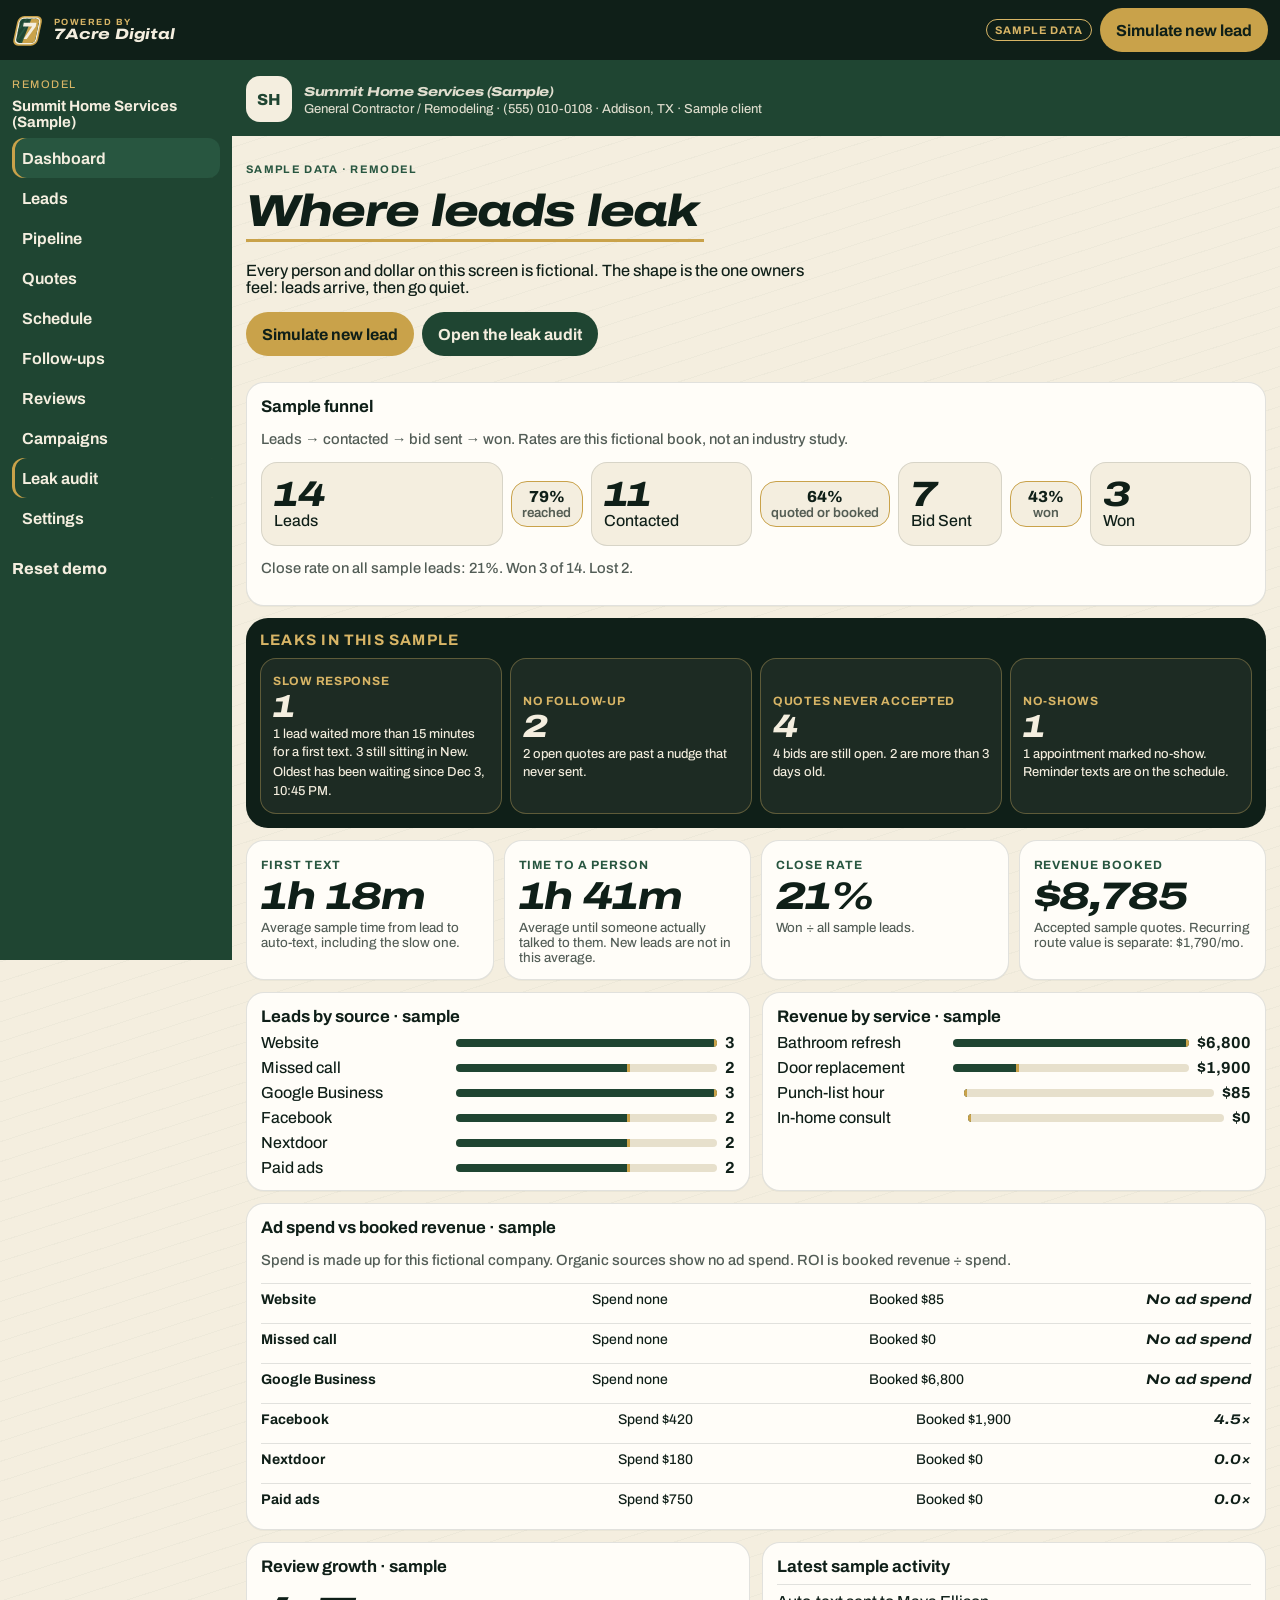
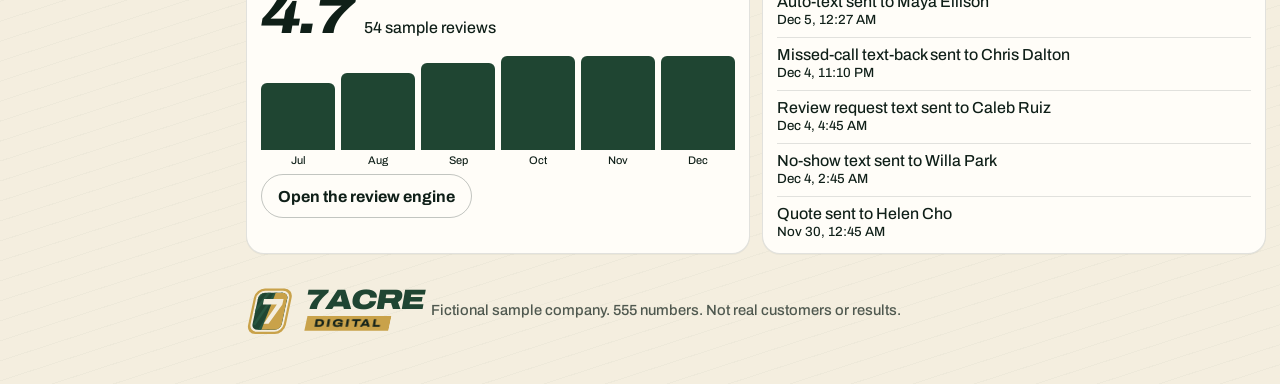
<file: crm/index.html>
<!doctype html>
<html lang="en">
  <head>
    <meta charset="UTF-8" />
    <link rel="icon" type="image/svg+xml" href="./favicon.svg" />
    <meta name="viewport" content="width=device-width, initial-scale=1, viewport-fit=cover" />
    <meta name="theme-color" content="#0F1F18" />
    <meta
      name="description"
      content="Sample lead system for local service businesses. Powered by 7Acre Digital. All people and numbers are fictional."
    />
    <title>Lead system · Sample · 7Acre Digital</title>
    <script type="module" crossorigin src="./assets/index-BKCC56_F.js"></script>
    <link rel="stylesheet" crossorigin href="./assets/index-Bsp8oVPN.css">
  </head>
  <body>
    <div id="root"></div>
    <noscript>This demo needs JavaScript. It still runs as a static site with no server.</noscript>
  </body>
</html>
</file>
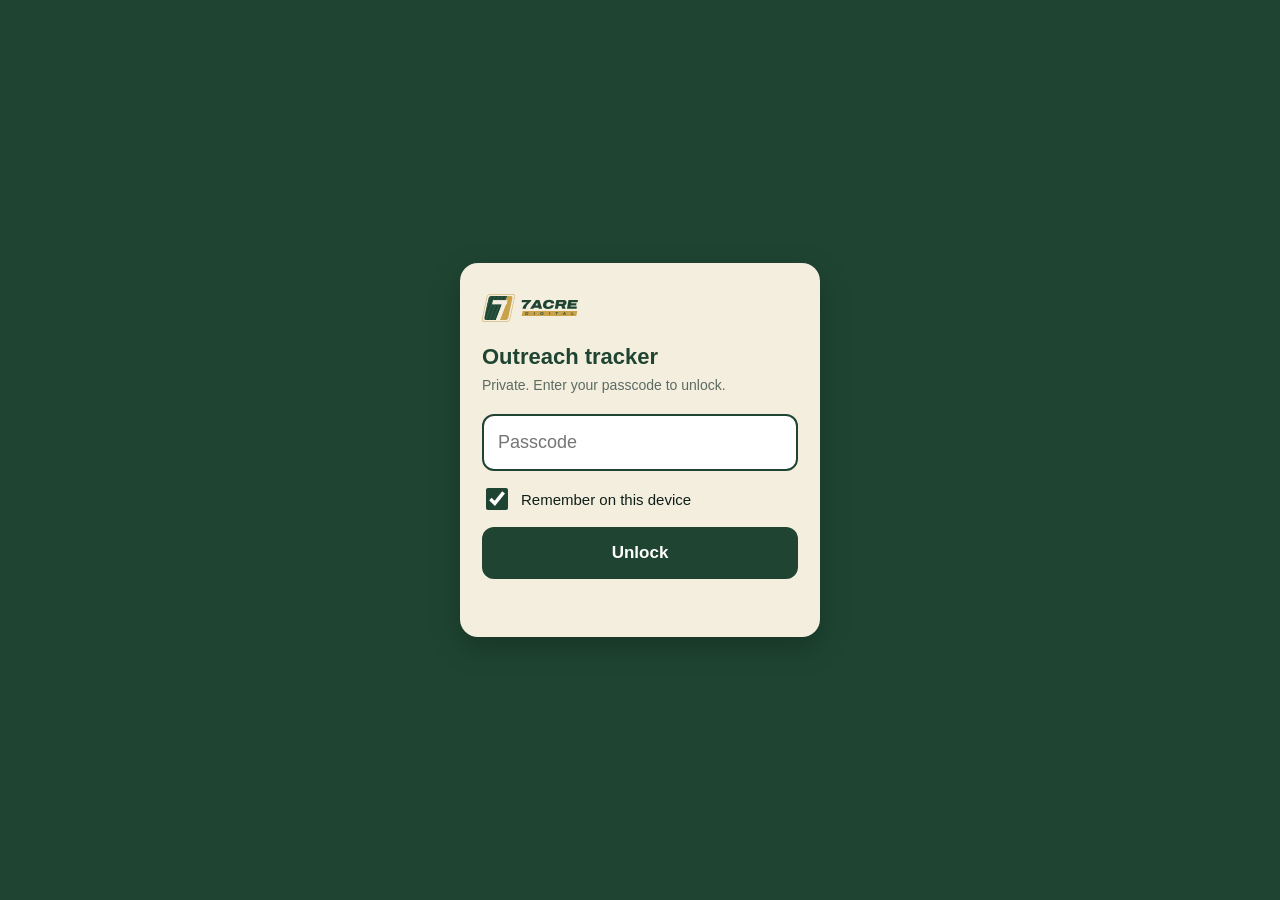
<file: tracker-th6c3woq/index.html>
<!doctype html>
<html lang="en">
<head>
<meta charset="utf-8">
<meta name="viewport" content="width=device-width, initial-scale=1, viewport-fit=cover">
<meta name="robots" content="noindex, nofollow, noarchive, nosnippet, noimageindex">
<meta name="googlebot" content="noindex, nofollow">
<meta name="referrer" content="no-referrer">
<meta http-equiv="Content-Security-Policy" content="default-src 'self'; script-src 'unsafe-inline'; style-src 'unsafe-inline'; img-src 'self' blob: data:; connect-src 'self'; form-action 'none'; base-uri 'none'; object-src 'none'">
<meta name="theme-color" content="#1F4532">
<meta name="apple-mobile-web-app-capable" content="yes">
<meta name="apple-mobile-web-app-title" content="7Acre Leads">
<title>Outreach tracker</title>
<link rel="icon" href="/assets/favicon.svg" type="image/svg+xml">
<link rel="apple-touch-icon" href="/assets/icon-512.png">
<style>:root{--green:#1F4532;--fair:#285640;--gold:#C9A24A;--lgold:#D8B566;--cream:#F4EEDF;--ink:#0F1F18;--line:#ddd3bd;--muted:#5b6b62;--red:#9b2c1f;--redbg:#fbe9e5;--card:#fffdf8}
*{box-sizing:border-box}
html,body{margin:0;padding:0;background:var(--cream);color:var(--ink);font:16px/1.4 -apple-system,BlinkMacSystemFont,"Segoe UI",Roboto,Helvetica,Arial,sans-serif;-webkit-text-size-adjust:100%}
body{overflow-x:clip}
button,input,textarea,select{font:inherit;color:inherit}
button{cursor:pointer;-webkit-tap-highlight-color:transparent}
.wrap{max-width:640px;margin:0 auto;padding:0 12px 96px}
.hidden{display:none!important}
/* lock screen */
#lock{min-height:100vh;display:flex;align-items:center;justify-content:center;padding:24px;background:var(--green)}
.lockbox{width:100%;max-width:360px;background:var(--cream);border-radius:18px;padding:28px 22px;box-shadow:0 10px 30px rgba(0,0,0,.25)}
.lockbox h1{margin:10px 0 4px;font-size:22px;color:var(--green)}
.lockbox p{margin:0 0 18px;color:var(--muted);font-size:14px}
.lockbox img{height:34px}
.field{width:100%;padding:14px;border:2px solid var(--line);border-radius:12px;background:#fff;font-size:18px;outline:none}
.field:focus{border-color:var(--green)}
.chk{display:flex;gap:10px;align-items:center;margin:14px 0;font-size:15px}
.chk input{width:22px;height:22px;accent-color:var(--green)}
.btn-main{width:100%;padding:14px;border:0;border-radius:12px;background:var(--green);color:#fff;font-weight:700;font-size:17px}
.btn-main:disabled{opacity:.6}
.err{color:var(--red);font-size:14px;min-height:20px;margin-top:10px}
/* header */
header.top{position:sticky;top:0;z-index:20;background:var(--green);color:#fff;box-shadow:0 2px 8px rgba(0,0,0,.18)}
.toprow{max-width:640px;margin:0 auto;display:flex;align-items:center;gap:8px;padding:10px 12px}
.toprow img{height:22px}
.toprow .ttl{font-weight:700;font-size:16px;flex:1;min-width:0;white-space:nowrap;overflow:hidden;text-overflow:ellipsis}
.iconbtn{background:rgba(255,255,255,.12);border:1px solid rgba(255,255,255,.25);color:#fff;border-radius:10px;padding:7px 10px;font-size:14px;font-weight:600}
nav.tabs{max-width:640px;margin:0 auto;display:grid;grid-template-columns:repeat(5,1fr);gap:4px;padding:0 8px 8px}
.tab{background:transparent;border:0;color:#d9e4dc;border-radius:10px;padding:6px 2px;font-size:12px;font-weight:600;display:flex;flex-direction:column;align-items:center;gap:1px;min-width:0}
.tab .ic{font-size:17px;line-height:1.1}
.tab .n{font-size:11px;opacity:.9}
.tab.on{background:var(--cream);color:var(--green)}
/* banner */
.banner{margin:10px 0 0;padding:10px 12px;border-radius:12px;font-size:14px;display:flex;gap:10px;align-items:center;border:1px solid var(--line);background:#fff}
.banner span{flex:1;min-width:0}
.banner.nag{background:var(--redbg);border-color:#e3b0a6;color:var(--red);font-weight:600}
.banner button{border:0;border-radius:10px;background:var(--green);color:#fff;padding:8px 12px;font-weight:700;font-size:13px;white-space:nowrap}
h2.sec{font-size:15px;margin:18px 2px 8px;color:var(--green);display:flex;justify-content:space-between;align-items:baseline}
h2.sec small{font-weight:500;color:var(--muted);font-size:13px}
.empty{padding:16px;border:1px dashed var(--line);border-radius:12px;color:var(--muted);font-size:14px;background:#fffdf7}
.stats{display:grid;grid-template-columns:repeat(3,1fr);gap:8px;margin-top:12px}
.stat{background:#fff;border:1px solid var(--line);border-radius:12px;padding:10px;text-align:center}
.stat b{display:block;font-size:22px;color:var(--green)}
.stat span{font-size:12px;color:var(--muted)}
/* funnel */
.funnel{background:#fff;border:1px solid var(--line);border-radius:14px;padding:12px;margin-top:12px}
.funnel h3{margin:0 0 8px;font-size:14px;color:var(--green)}
.frow{display:grid;grid-template-columns:76px 1fr 64px;gap:8px;align-items:center;font-size:13px;margin:5px 0}
.fbar{height:14px;background:#eee6d4;border-radius:8px;overflow:hidden}
.fbar i{display:block;height:100%;background:var(--green);border-radius:8px;min-width:2px}
.frow:nth-child(3) .fbar i{background:var(--fair)}
.frow:nth-child(4) .fbar i{background:var(--gold)}
.frow:nth-child(5) .fbar i{background:#a8822f}
.frow .pct{text-align:right;color:var(--muted);font-variant-numeric:tabular-nums}
.fnote{font-size:12px;color:var(--muted);margin-top:6px}
/* filters */
.chips{display:flex;gap:6px;overflow-x:auto;padding:10px 0 2px;scrollbar-width:none;-webkit-overflow-scrolling:touch}
.chips::-webkit-scrollbar{display:none}
.chip{flex:0 0 auto;border:1px solid var(--line);background:#fff;border-radius:999px;padding:7px 12px;font-size:13px;font-weight:600;color:var(--ink)}
.chip.on{background:var(--green);border-color:var(--green);color:#fff}
.search{width:100%;margin-top:10px;padding:10px 12px;border:1px solid var(--line);border-radius:12px;background:#fff;font-size:15px}
/* cards */
.card{background:var(--card);border:1px solid var(--line);border-radius:14px;margin:8px 0;overflow:hidden}
.card.dnc{opacity:.6;filter:grayscale(1)}
.card.dnc.open{opacity:.85}
.chead{width:100%;display:flex;gap:10px;align-items:center;text-align:left;background:transparent;border:0;padding:11px 12px}
.rank{flex:0 0 auto;min-width:48px;text-align:center;font-size:11px;font-weight:800;color:var(--green);background:var(--cream);border:1px solid var(--line);border-radius:8px;padding:4px 4px}
.cmain{flex:1;min-width:0}
.cname{font-weight:700;font-size:15px;white-space:nowrap;overflow:hidden;text-overflow:ellipsis}
.csub{font-size:12.5px;color:var(--muted);white-space:nowrap;overflow:hidden;text-overflow:ellipsis}
.cside{flex:0 0 auto;display:flex;flex-direction:column;align-items:flex-end;gap:3px;max-width:120px}
.pill{font-size:11px;font-weight:700;padding:3px 8px;border-radius:999px;background:#e9e2d0;color:var(--ink);white-space:nowrap}
.pill.sent{background:#dbe7df;color:var(--green)}
.pill.replied,.pill.interested{background:#f3e5bf;color:#6b4f12}
.pill.won{background:var(--green);color:#fff}
.pill.lost{background:#e4dfd7;color:#6b6259}
.pill.dnc{background:var(--ink);color:#fff}
.pill.hold{background:#f0dcc9;color:#7a3e10}
.due{font-size:11px;font-weight:700;color:var(--muted);white-space:nowrap}
.due.over{color:var(--red)}
.due.today{color:#8a5a00}
.cbody{padding:0 12px 14px;border-top:1px solid #eee5d2}
.facts{display:flex;flex-wrap:wrap;gap:6px 12px;font-size:13.5px;margin:10px 0}
.facts b{color:var(--green)}
.box{border-radius:12px;padding:10px 12px;font-size:13.5px;margin:8px 0}
.box.warn{background:var(--redbg);color:var(--red);border:1px solid #e9bdb3}
.box.info{background:#eef3ef;border:1px solid #cfdcd3;color:var(--green)}
.box.rules{background:#fff7e3;border:1px solid #ead9a8;color:#5a4410}
.box ul{margin:4px 0 0;padding-left:18px}
.box li{margin:2px 0}
.next{font-size:14px;margin:8px 0;font-weight:600}
.next span{font-weight:500;color:var(--muted)}
.grid2{display:grid;grid-template-columns:1fr 1fr;gap:8px;margin:10px 0}
.act{display:flex;align-items:center;justify-content:center;gap:6px;min-height:44px;padding:8px;border-radius:12px;border:1px solid var(--line);background:#fff;font-size:14px;font-weight:700;color:var(--green);text-decoration:none;text-align:center}
.act.primary{background:var(--green);border-color:var(--green);color:#fff}
.act[aria-disabled=true],.act:disabled{opacity:.4;pointer-events:none}
.stbtns{display:flex;flex-wrap:wrap;gap:6px;margin:8px 0}
.sb{border:1px solid var(--line);background:#fff;border-radius:10px;padding:9px 11px;font-size:13.5px;font-weight:700;color:var(--ink)}
.sb.go{background:var(--green);border-color:var(--green);color:#fff}
.sb.gold{background:var(--gold);border-color:var(--gold);color:var(--ink)}
.sb.dncb{background:var(--ink);border-color:var(--ink);color:#fff}
.sb:disabled{opacity:.4}
.msg{border:1px solid #e6dcc5;border-radius:12px;margin:8px 0;background:#fff;overflow:hidden}
.msgh{display:flex;align-items:center;gap:8px;padding:8px 10px;background:#faf6ea;font-size:13px;font-weight:700}
.msgh span{flex:1;min-width:0}
.msgh button{border:0;background:var(--green);color:#fff;border-radius:8px;padding:6px 10px;font-size:12.5px;font-weight:700}
.msgh button:disabled{opacity:.4}
.subj{padding:6px 10px 0;font-size:13px;color:var(--muted)}
.subj b{color:var(--ink)}
pre.mt{margin:0;padding:8px 10px 10px;white-space:pre-wrap;word-wrap:break-word;overflow-wrap:anywhere;font:13.5px/1.45 inherit;font-family:inherit}
mark.ph{background:#ffd9d2;color:var(--red);font-weight:800;padding:0 3px;border-radius:4px;outline:2px solid #e98a79}
mark.ph2{background:#f3e5bf;color:#6b4f12;font-weight:700;padding:0 3px;border-radius:4px}
label.lb{display:block;font-size:13px;font-weight:700;color:var(--green);margin:12px 0 4px}
textarea.notes{width:100%;min-height:70px;border:1px solid var(--line);border-radius:10px;padding:8px 10px;background:#fff;font-size:14px;resize:vertical}
.log{list-style:none;margin:6px 0 0;padding:0;font-size:12.5px;max-height:220px;overflow-y:auto}
.log li{padding:5px 0;border-bottom:1px dashed #e8dfcb}
.log time{color:var(--muted);margin-right:6px;font-variant-numeric:tabular-nums}
details.rn{margin-top:10px;font-size:13px;color:var(--muted)}
details.rn summary{font-weight:700;color:var(--green);cursor:pointer}
.more{width:100%;margin:6px 0;padding:10px;border:1px dashed var(--line);border-radius:12px;background:transparent;font-weight:700;color:var(--green)}
/* sheet */
#sheet{position:fixed;inset:0;z-index:50;background:rgba(15,31,24,.5);display:flex;align-items:flex-end;justify-content:center}
.sheetbox{width:100%;max-width:640px;background:var(--cream);border-radius:18px 18px 0 0;padding:18px 16px calc(18px + env(safe-area-inset-bottom));max-height:88vh;overflow-y:auto}
.sheetbox h3{margin:0 0 6px;color:var(--green)}
.sheetbox p{margin:0 0 12px;font-size:14px;color:var(--muted)}
.sheetbox .row{display:flex;gap:8px;margin-top:12px}
.sheetbox .row>*{flex:1}
.sheetbox textarea,.sheetbox input[type=date]{width:100%;border:1px solid var(--line);border-radius:10px;padding:10px;background:#fff;font-size:15px}
.optlist{display:grid;gap:8px}
.optlist button{padding:13px;border-radius:12px;border:1px solid var(--line);background:#fff;font-weight:700;text-align:left}
.sbtn{padding:13px;border-radius:12px;border:1px solid var(--line);background:#fff;font-weight:700}
.sbtn.go{background:var(--green);color:#fff;border-color:var(--green)}
.sbtn.dark{background:var(--ink);color:#fff;border-color:var(--ink)}
.sheetbox img{width:100%;border-radius:10px;border:1px solid var(--line)}
#toast{position:fixed;left:50%;bottom:24px;transform:translateX(-50%);background:var(--ink);color:#fff;padding:10px 16px;border-radius:999px;font-size:14px;font-weight:600;z-index:60;max-width:90vw;text-align:center;opacity:0;transition:opacity .2s;pointer-events:none}
#toast.show{opacity:1}
.foot{font-size:12px;color:var(--muted);text-align:center;margin-top:24px}
</style>
</head>
<body>
<div id="lock" class="hidden"><form class="lockbox" id="lockform" autocomplete="off">
<img src="/assets/logo.svg" alt="7Acre Digital">
<h1>Outreach tracker</h1>
<p>Private. Enter your passcode to unlock.</p>
<input class="field" id="pass" type="password" autocomplete="current-password" autocapitalize="none" autocorrect="off" spellcheck="false" placeholder="Passcode" aria-label="Passcode">
<label class="chk"><input type="checkbox" id="remember" checked> Remember on this device</label>
<button class="btn-main" id="unlockbtn" type="submit">Unlock</button>
<div class="err" id="lockerr" role="alert"></div>
</form></div>
<div id="app" class="hidden">
<header class="top"><div class="toprow"><img src="/assets/logo-on-dark.svg" alt=""><span class="ttl">Outreach</span><button class="iconbtn" id="menubtn" type="button">Backup</button><button class="iconbtn" id="lockbtn" type="button" title="Lock and forget this device">🔒 Lock</button></div><nav class="tabs" id="tabs"></nav></header>
<main class="wrap" id="main"></main>
</div>
<div id="sheet" class="hidden"></div>
<div id="toast" role="status" aria-live="polite"></div>
<input type="file" id="importfile" accept="application/json,.json" class="hidden">
<script>window.__META__={"v": 1, "salt": "03b7aae27962f832287c7ce0cedd8e80", "iter": 310000, "iv": "SXAaG3oaRhubrAHT", "ct": "OMLaDke/oO6FnGjB6HLGUVVvKXRuEiwffPrsiMSqxonfO7f4et6rHi+ub3BcNggtY38w/giEtf3zNWvqKFIqm8zsc1Me0BG0SSnr3DFcs1JNTuMQvE8VKycFjxtKSG+lz6LKhaNt5h0aHlhF4kqESCBJh3U329jSWmO3/ivahPZ/2gUfj/mbUvlyCtuguTjqfvtW8s78mcPVlcAWeTPCwY4R2aRl4SaETM2dTbLypngdwMmariH5QrWUIKgHOigtRQn/SWZVYlUmoYeLL/XM3s6sDe8u+kIJlSsVRSrGpSI2UykRsgbb9ef5N2OTNFVHVEC8XjrbRCtoul3Xi/UIn56CGMz1tae/xziowtxW8tajDOQDuqiAsAHnCd5AIBcx0QzokIZPoDS0qIvOYUsJYZc21tSpATV6iLnJV3Q2XoFYeTJvQYaR9uBd5VwaEcXIq4SKa1xALA75bxLngkbu368v5F4276Qvs/Oj9t2QG4HN55akDamjxjeUJcCUDfrL2u1kkNT26x8uowKey2crylgKXB/ZyBDhRiK/vVAqsyX67ZfMZp1zlug/[base64]/Ug/Jt5A9fCfmo8G/lDbhxGhPM2C0GOjphHfataH5hBev4n4FEZXHgg43WgMq4YWU6p/A8I5tkBYDEX31UVU518ePHcoerXSygdFShxELep9byIryfSP9G1Mei3kawzat4vliTab+31Qs6CPEc3MdT3r/7vyBYSNTbylufLOHiU3e6Pl1bHXRbWimJsrXtrhdgwolflagpwdfqMp/LxW7pkVG7k4dteCFwZ1wHvcd/c4kggpr821pVd0KEJcTyNyd6JIoCs256nUJz2t3j9EowqkL0TjLSDB/oWftOU1Z/1+sGkZ+sE6bTPm+3FIEG44yzyZbFv6bdt1utnY6ie9/CK7cJxbViJSqcfyXMqOUNzBEYfaQH7g26P4v/swNT0XCoR40pE9kRrUJnvDugGRpAVRsJOyn5IjzrrWZ5Z146g1SkhNH7JMwt9TAu6Mr8FpsdanvbgI3utYJI012U72EajcgI7qg7GJgG5HpSP6Ya+EWsd2riEqiwlRi2tKN6Dtr97Jk+gfEkwRJcFG3T8axAP/TTDA6dc9WwzBmPPdcQjVcIWZv2ioHraOAYJ5Bhb6BNKs/Fq+/ckH8DzncdkkXRT4rbxMrIj8EB2V5pP3dpZLyyu0C9gIvGSYPTJO8+BbBiPu38WQNmlC4FgDJ4A4ahNxF6lIpnkuTr3Ha2eAayUw65fP6WCQENkxcr2TDZbD4pn9qyD7REiFUikjA5w/xOdtT1HGaRUqP3ZyY3wSNXxmcbGLTDksfXycFZ3qeTeQ4js6jsPvD2Xgatz04/RJ2phXy/8JdmMeVgMBo3mI+97uQYuKKXG19fVXxIKjEjCj+PhNR7mBJN4h/la1qnRWOpkxlxtTNIao6ROF5MIzCi6ri5e3BiwTRblXpPx0uPDkq5kJZz6BddZapNs/IfNfyGd0Lh7KTFENH5oGA3uAWFcX98VyHVB/RSda+zAxT5D9EyPenBk0nWKGgn6yJrudMNR0oZK3jeTJg8AwWaLFTxS31RiKbjxL12hlFpt0Te9mSCFlS5jMrPGjGXMd7RN97uArmkgf2mDS7/BqYU3EsNaIk1K/Nusksm2K+IHXaJVVO8G9mTcXdXMIxLLFXr7/AHyCxi432dl3ruRBxzAKxwmSSmk6EDnlI2vtDDqJdJH9aNX6afayqXlVborhuFm5fPpwv6+LNu13bpiF+dFUIBEHQ+Im0Er5ALzZGmsEtxG6w16XccFr0ErITQtV2G7iE8Nfi426h9cwPXre+0TcFgm7X+pyeCpkeBhSpLdn2uCUJLKZFh/+ASvFHrRFZrCIKe4UjpxeduwMSkjywREieSEALw5c9YX2iOgowSbXhoT/bMTTB5LZzXrHvav6+Uss9zZQ7ooJh4vXHFg7ZFCZ7afMU1G2sHusz6LsikEJ3BFD3jIgN6fH/GIQ44K1QQ0j+KcfzQyHXRPUg3B2o24f6Qr2kzUzoNOPIfPfOOuZdjpZuyuimFG8UyLPfuPdkzjdgYeoceNuSLvnqtSv8EVqeC87wExHietZ7PhKo7QqzhWk5289wPZw9Jva6cf+n2P7NeniVPb6s3CF5ElPrpR34mltWQ/iQ66Ga2aaA6v3noB1mXkd9VqhuCqRGAg9AMctnrRc6g19TRK6X1kS5bAIJXonE4yB35lmn9X/NJU1YEsxQ+wVUpgLr7975RpA3VfOy+/fq6qqQMkls7wABjNiLCXaQNDHAjczaBiPEMBws0JTVrddHEYK5V0NC1UyOgprZ+rUnPbDpDE3BtBOCd33bApWoqjpa+IQnOa0b+tm2SvLB7EiR6WaZyHy+XtlTz160PEb5GD/jnQWzOX9xgvS2bZoolc49Qdxe+3sfe/XrxlnjmrIPX8UxKGqz8k7FzcJ/m23QiQTwFBhCW1UQ+uC7nMbHmvqa/Sti1o1+uDXF+d5qZebSFy7mSKmzQDxWt6p1Rh2xsdHudS/N5/pUQyq10SUKvwNN39NEz93Z+PIQj/JiSV5mHVIYQ7XeDMlVF+9xa4IDgl4I1vFXo8mESA65eRb4tQQfntF0ajWa2lFhpOidn6/GanPS6f9tToyYqXXuQcp+ZukJmJSA9dN9l3gut0CnU+IZXk7/FyXW+9AMYKBYORJqsnYhXIPvSEzELgtVbTj8rwMZv+D0fq5/sYqB52EkZJdJNQZNzDqkboBNETwOs8K3ZkqujR0/3V7sGaPsjklVzZ8HxlxkQGgEKQcvyNzVLX76Eqsm03RfnHDEeVx/h/91RmnwWG6jx9dwvFKiqP910c9gFyDHoDnGd490aH4NNdQQXBVZQ91Zbyo/jVtyCGlvXW6xDQxKxfy5Dn4m4Ju7azSbBc9ZGMTV04YGeXJT0RlCeonjMaul7aP87Ocm7pce4WoeEumcllq3o6p8Rhy2z6qAvRbcUKEYJWEmMowE5eLMlZoLoBk3dcPx5dUSPWJ/2Yk+qHYA24sls159+15p7uPtW0GnGpYFZwnV09lM61YP5HYCXXhRPrwkf6FEHP7LLtDa7/eT5JpunShL3AEmt8+reylE/6Ej1iEJt5sRCp4zktK7Eekf6BXU7BhrPz4ZqbOOBfQilTFlOXhy/4jNkh1oMHaOtsAnxOGvo6+EFtA9S3AE8OnClZM4MpSASc8n2auqXi16Ouw2wjfW//7Sk/iJpYRsXhfIHrpTAGDUggoFD30mzrpQi31LKM2kpbGYt4n0AZaOBgk8qwz3DeOzPUvvbfkay/KIJuV04mgxH+Iao/jf+d9BxwropXyxWLDoN1MZsQ0K026nOgCIKWp5/jhGBsoIJuuW/hRYWB6X6ZQggt9KOt8KY/MGGmCVKdBt/0lFvbypQfZAZzS0t6pEAZdal3jvXczLZXRG5PTWdt8Mn+WfIf7FvV2ioJ6VdyIkuB2P+s6/KWxcFkWpP0eG1kXTdVw/NUgYneY/xUbqtzdrPmVm5jKpd+ywpU3IY0npVY/HFVb7iM7m9pu8OQDmtQktCqgWkcYeRZgsQ+QUdyqnShOmUJJJV8wwqE7dLZXK6TkNiS+kBjZxL27zS9bH1/4BuYMuw/5lzrcHJBW61yECQ2e4rn0mre4Ld03jjQTQrLoAmWslXSNKZj/Tj0NC+dQUsLNBWLNbkTGoYGPGWwdIm6V18V/rq2pXHbIhqoCjEzVAK1We2Uhb9EoF5A9EET7E2ig27nJE7/y/nm43MQsOxWnXUepd81ygUQqxRrKmCDAq159kdzmqQcp2c4xHm6LDm8yn/vFVtaTpqRFX4aRFuvfSRSsR5PUyY0zldjxW9/yl4bv3nEpDdWMoraVucodB3XoSHfiPzzjUhIZWC7z31/P7exuLdJS3jnaDB6AXJW6irtIqgyItvFJh9z0R+Tz/iCt3FOesbsphffIIH6Gsgx+5llSK0J+bOC/dYhdgnSH1nppmASOBDFz6k4FhUPHGleRk415L0HFpvSGm46BzdxdxDCtUdSR54gbj/77ZephjYVK5lLLCrVK+XEYebdGXW8JrQPD/rEBvBWodpr9VCnkDi/r3x0sHg8xB25WxGNTOg5HklbLQ7csbgOalR1OGbZphPkyAhP8izSuj3yzL++8xu2TItP6lN0u5rPO+VJ+h0p4B88HDYMJVA1V0Gb1cci/T5l8J4wcpiR0mgJA1adk70swNOzLqLG1KVW6iAmqRxNh5CRd32Z/Ym5IACXg4tNawBn/3xNkvGRL8RMxtzNppPC+9kLwftJt9Z+uMrU04IgYyjJqjL41ANcy6k27VW6FeoGBVntIkBbZIT7VsU08sfl2DyTSz9HiwDvpRfygiCmhyR3dL76mdkS4xYgYyNGB0R1yM/dhZhUEeh779bOAjkp6k7PzpeZUg2m9DU9s05T4r7YSyjt1pJQStUcRaARcxoUpr8wi/kvBzo4Gr91ztuGLtg04terK68frsbd2u7oEtXPVfVk3m2lkCDJTr0Vk7lG5hU/MrWU5rRJo4G+XS0pG/HTg0QdbU8hSjqVJlx+hg0TARdGheTIVT6cAILs/jWMpoabc0oCb/ARbkmIuYzFu0kaVWX0C/JS7OO1i/d7kKsg7nRsZBUMhzQu3jBDUt0ermpyZ0zCTCFwRltS/4VJeE5yIohQNJWvIrm5Ok4cNJV/KnfWrUuLnM+reSqaX+Yd/sUTFbB9keWqfY2Yrb6tJliVZPuzUXA/WrP2EeEVEyzG8qgRAYmvfc7ZJ+vPToP14rMO978KX5cRhkKzkotAZIbduyHw1HfFn4kULrRH1M4ChJN2rF4t7RdhTQkUwcSft658EgwSCbLi+Twf9SOJOipp1BbBUjtgD6+k0d/h11r2LrC6JCMOVygRggYzERugBNgmIranuCcdMaiUFz+fZBbArxLsGnvQIaCIXsC/02bYTQmlYaZN3g32ExN6Zuou/z62yCIkQyW88bFU9oc2Llc920sfjGCAZKTgoK40WlESuJsUuZHX/+aSXfa5Z/Q40lyG8QHjeSIYrMncsCqYIXx7+l9ukVl1lrTE7bo72U11zOI9tCYr1wn/cq4TapuJrKbqFvM3QoYM51svfY1kbg9WKGjJnjzrrcavuK2CSVgxCXqzl3mk0XkAw8xZ2PMmvvtFQLuDIP1P6suKuHH23oC1PsshunDra368YqWk6sLM2EckV3VJjtYwYMngdfgylQHJBmUi3gtL2qEN1ECh3ktEG5MJ8/rlyGN0F52GL4Q3//pu2mu0bqmcGccbQKGRRc0k54s5UlA/3VoCZppUSogJjyi0CQnBHAgpELpNi0UKiJq0NDhyAOwrXaGtaXQ5X7LoNMNmeECcKo445FffHwb1naBifQyRmDJql6f7M2e9OcNJJ1Qgf/oqypewyCK/NP4FAdJS9Kiu6zUqdHuyZo1S20uM0sK/2OB6uEz5RTkDSa8qnJoE7SCcvz83lBKb4+UxQXWzjXh3xyPDtpLwF/IMAkfP010gP5aUlTecay+ocE+2CSiKnRE7xBmfnXwhVqfm3D4ngFdmpHhyYg4Dcy4yWuxndjCyoMvEqEju/LDeT0qTSalNaC10a3auSHcD7M3WH4ztZSbjlvAP9toV2wdIt3MCcCilRk3Roq2TZ6wvy7kWb3BvP/fhptSDYEl2OF0/r4X/2hP/V1PxmH//EU2/FZr9smCM3UiM+w3vdYWuTJNr7r4nsCPmuRictMfy+dSPAsihBzyRVImW9jUmlExfKL5DI4PB06J/IzuMqQfs6hCMEyAOinsWd1UQy6OBuVdFGT3Dxd9oAZ9NmikViaqSzd46nuuUNAWlpkZzbNipLizOzGH3jN/vXSb0sEWwYze20CVrKj+A0uA6WBjmS0yZtjBTYcSh21kpUnlGq5Ac+w1kyk25Jm0cxocjkYO6yubTcMlblB69HZ28QPwPQWGYl8KZlgUzqREjkg2oNMYGNvEIBl6/rUBkucfgEMh73oBZdl7BVoK/pCYDfhYx8jnP3PwmnZLPfh50yb8Lpjw5FbuenXRzBUn5TqBZRqfjGck7vzCyHjTvs3NIE+vi9ogPsp1Tyg1/mgjH4XxwqaTbRm3JGnVapETvyFZZ/NC5zI0vEayCaQt2Wfc9nAIjXZRgDzTk5JuTAEaUD1tBg8hUa2a+urbqu0ObJvnpGHzjWkkgG1xDexDk7YK+XnOEz0wQQNyA5rx6ho3rmqBZSbCTMzSkdVzhXZ8RXhDW2FwnIiI6n9OQ2nn3pvfrFuo2Kk64amcgyqWfv15ZdF/mFllSkbgsv2ZY2nxczb4NIFqvDk/rVNjsAbhk6983FwNpAnrn4XGYbgHt4aCXkfBdbKLvP5gU6buf8ceuxPJRv1oAKPXOr5YphD3aNxW6ByJM7cBcJZFjltMVbeANyZ2EHFEHH5d3giXRtZwHDAowK5g3ORrRhLUBUNCskwOFSYxmumjlibI9eshF10l3w/lU8yJkcsAFiRuNtQu9ADubucu04jMo3KhrcdwAVWY+/BbJpGUa+MaBs6pwfndG6XHoYraOivcecsa1QjBBNExItFiaVPaXPwqmKhqECUGXfgGvn07suEiQs03YDDiY2U13YlHEOQnqQFImXmvCJaTxuT96lXbN3j13hmez+58jZ30DvjSoNxdn/0t7FfMT7Roshws7kXX/JIYbLKKEsbp0F0d9mJO46H5bxqLT4yiq+9XYjXuEMCJX8WexQ+rjlg37TtcH5nX5zO7CqaDOtjdlMBlm5We1GjLa8z0q7gsCXavG/Eud7EcvG3dFeqVqZevXNSVQsNXIDy3ga15KNEZR1Nb9zS6FN05Jhqk6mXeiOGkEKqtIYYnQkhEeCFaU9KeHgpyUiOEqmttdVeeeJ/[base64]/mt1/7YtzpFJa7y90uph5HErMzFBaTCD6rvR4EqJZH90/Fo//64fnQssBIDzN9/YjPunXlYRaXcuRl4tlLCXzll56Hv8Jr/gnuTaeF/sPMHD4ce7ExXE928Q3XwQpjaot/eJtJ0MMDB6QmgUsFyEALHlt3uiJDzpo8ij2JgGffw2v1xUVeC61VKQ7eEnpxUcEtS/S8GVk6luPKiMZRTvG+h+xEk7IvC6zLKE6hFjU6/M1yh4ca+Q4nyoOv9b3BwGlNOCDzCUTrTA4m2CaBeuiUUrkuAQAEdmw2S9JvOq4q3z+/j+21zHrfiv9parzK9YPJ+ycVV/ZDQrxLPSQSrLo73OShfNrLDF4gDI0yqCW+D2gp5vklaAdA+cwDTXd60f6MosgpoPjpN+/MHFEFA+8C2WodEwjHCQbXiGFWd0WzKz1lVYJPgCrDgr1y+kQDDRtZN03W9MdazHYNOnFtzP6Qa4JI2v9wRK0hLcrMtO1LebkaiV4+VmDN3oXf8g2d3e+1wCt7DD94eZkwKfBgBgG3GV9k9gG9K/smGN8s3ADzxB7VlE9kdvfwNzzyhYds/uDZqSWhZu63WTFzbBNwCtJGvq889x0ZL6j+uGurMrdDSZni7hfRVWzCYDkdI+7+IXjjx04lHAYgXqIZfSFRBfQao5ExT9ZIoaDTqwPzhWmlCpn7g0/KEmLFRzIXNZ8U2B8ZAdybFMNJCQ6MdCFFPiyr78KqHUvvs0uupXqqG+IOE0mwaCYbGllNX9zSPG0rf5Hg7fWBGtDZR37yTKgsOlfZDDdtn5PRJ6SLdTCnnOiBGcN8RGmhOcHZk/lWqSHCml4MYCwL6hAFmkBaEzWqNj9+rdo6P7/WkWvDj6ZjRi+Dcn1PkgkksyF+XKvlvLi20dX+NRVGsQub+zjuFAsZEu+UoWoETgnoo+ny8UdFn/J4Rfe/40ionz/kceM3WGxH+5ixkkEp8E2IbLw/UhbTysjc8696eIh8ATBbqwlvhPJtvkztd3VSXXHsTBH0/[base64]/locWeqNgjCr0+biMP3IK+aegzYJjyHGeMB7J5XskqWjlwAlOHQ56ukAtdgWd2aymc2bW62thsFWUCW15YcATlwcq3jFWJyKwPtOLH2oApp/njULRpEHtFTGAodiGnIAq4tYnhrN+58LmHBbzE0Y7qqNY3SOjTUwvAawy+Mcmt8vix1Tviggjx7zYdo3px63lMWmOvMZuUDQ7D3g2uhSGuVi+rrtOph+6/GswDmo6EDnjwJtEeZnKgS5VsSZjZvU0mdlf4N+ar5lcOJ1nDCObhiYJHhAwHlTlp9AmmFH4xTt+Qntc2H+dJhTjEojrf1q5Wt0LWIsNNfv8ElDAzrC5vYSeQZ11ngHZNtUHX+LUF10mOrsMl2wCwHiitdAwLvUxJAiQyvAKEtmKhN/DMd2sh61pEtq4RJW9MmMl0dauxmX59n06ly5QRG6v1vzDkn648iRoEam+qAm6PjuYWp636iv+mNWioRiuvh2DxSh42CHQZp4xxjpTsFsmoxlzk+oDtVHeZExSxgYsum/07fhnsYp7esJ/iR9clEpVhFFzpoK02l+7iKQhh6cCOdpnmfzbBru7UA9UIaPhUYagx+SzFEtNuO1Gy1CZCK0sT+e/BbdFaI8gWaAPNl0oKfV5UM+nsaPYStyFrzPZT7Gchbg53ddr4QWL2eMFodbglqU8p9UMDneUhj8cFzeFuZgvZB/4USRybZcPIWFad8TBOx5iVgi0Y7dvUPSIT3jvcRpCXD+y5oWkXDI8COhHl1jFWGxzLy/yMNAWvCQjEVmfk6K5O/FzCe5MVeTbOGEO8B9u2bv3GxtwmVjw5RfaJavgdPg23NplPqJClMV7AxuN1kKxvetAZdArn9XC+7NAinLa6WBckSuXuc6ooHKqQsQx1AdaJUgS/xQ2l3UYoaAhfHkZi2w191lwtggRDdjelshW1pIbJGeYemNTCsE+OHWL71oRf8wn9+FbBpjLu5Z7N5gauuqZ8gDFm9Xb2MiZNsKEU3B0cW8yxP5HlfB4LqXBY0nzafZWJvNY3/2IItai/HnsFzIO7RUksE1YgOevq+6VDKcsseWbG0SLYMzd5O3/RRXm7o2jQQ7yCoXPnSCw07vEnkiDv54XEzK9Nz9gKFMq6SZdPJ4hxLPn0gz/2LTKysDMCTRRu+X8UX4VzbhqaUVLLkkhR3q38+n5hZg+78lz4KhBVXm1xyX5PVCTVpKxronnQZnKuMZFmONj0aWYc7FZDGG+HZsTCCmgNNYgxFxWzvMy5rwzzW7mfAEoQMzi/0baBQ9DPJFj9m2VEMBXamJJzwV9FHnqdpSLYE5+9TdDMdDIQ5BjShwn01lz4O0CH7/DD3nFuhK59CfJ/[base64]/ZhwmAA2rom99NjAhGcZXj5+7TqzmR/3I3b6EV/P6FAOQ22LaPboeAIItUY77jm1gZoHVFkPkiayCalOYn0Ssqu7zrz088JVCV4I/[base64]/6Q7hku9/tnQjQnXFWUdf24ecDpXlcNLyu4qlbVMtmEL3pQAacebt9BZCS5Q5ORjSfcc1IG35IEfNd685eT2yjxJmZISUydwhoYbp+JSeDUqfJ4YavGjmEMOgdPbiFyYHBGey0FLbQXDvhSND3g1ciunWj664quODETUB80ufmfFUHaVTueN/4IlpCiqKbo63lE8Vj2KBDCcX5LeugMllyFJibYIz3Qw2vrAEONc3s0hXRdBHF53cF09Vf/8oaRHeZ7wuIsf6EyDeFi3Pjr0GbGMYbg7LhYobSHwuhW/1jz/GB4hrtQ5pn4fo2kUDHCsEWe1h/kuc9D/y+WrpFEj/[base64]/JyPpysH3TcZjB19cb+o0gjQVxyWvyPCZCsLsa2PNecTPNWk0/+Hw8InhPvsBe8jHG3RgXV62nE3sD30EeAtA3EkseMq44dcIIUdqkbmj58nErWeQIJD63Cxsf5bARojADZrNHEU+u/e8sSQEYTOsfuxg6K4IUuADq7RViuNAk4UgYJV3TiqOdQuYTDTMpM18w5VEJz2laVV4Rt0iXy8gKfYFEKMTOK1CP/TWcLKsQ0xQ41A8T1r6dgUb2B4T2LoDiBR+opBQlptKl2Eb/yRJ6o/Z470r6h+hDhQhYr6zRFyNQYRCoh64EoQJOnSc/03o2nT0tbrD3xyK8/I1aV8N2lOmi4wXStK1ZuN7m8v8rh2GKTb9D6tv0fVHfL/W3SQ7u4acTwvweQbb0oXnPpi+8l13MQpUr/rN6lMjMMxKQQ2nxzFlxnLU3bq8MOrPNXtLd08UD8hbRHh6FyQsgRp4WrgdOANCQzvCL5oApq3pqPI+o7TOE+6Igh8tqJkMSS5yQyT2AqYY/8GL1X/i99ev2IuDKmZjpIZZChFkEj4hJZrs+ZaB5+iVlsPdcqN2rC/VehUPfPuDag0E5DA9BEM2APTLkPF1diBR7+jDym3r+u82jWABuuT/glEBIbCo8HhST7rz9ucpUOcXwbOnVXRMATSuKLdrnAleAEwXsNFChITJ1iX2cw4TQv3+UGxxbOIQwOtbTFVQYhmIU/xybV3/hF+GSCM8b3CKbrRD+ok2KADpC1efCPLvRdwfALP9tdUBWZQNPIW8+2diEk2A0NgOKBq0Oq/wJ2SXQCEbqbon+REQk4pgbB/JLWcYgNhTLSstajFPbOYJboflAocxWxvUJheBKOCekBJVsu+fkHVzDZ6+oY+OgRJVmMt60qAJQDFiPDdquOFCylYJAMET4YK2hnwxHb+dVCdWoTn0jEcSz2+AFGjgr+PMV+cbt7c9Hz8DE+gra9CbWfnowbAE8L1F/c89i3kEgljAx2mhV4RNL9U6g6YHKSom0H360vMv96WbhRQv63eYG9tmYA6DK21vf1XtmJRt62phAAVkF3iDR8Gue1HYTTQMyvrnbhZrmxspzxYR/rqyNcj7MFsM9czM4Zfewfz7z6FZJRAdyJnphWoi28c1EF42Q4e0bjxeJiYCKGRySS8HuCUlIYVcTWavMYqwXMdeW3FzVLWt+8dkMERpVw21ebie9Az9M1gVkBQH83RWDutN4dCbmVdd02FT2BMwb2vPt632LfJUFIjXs/mVEfyvYCPuXP3dN9Z3nLnYVEsLKMcZfX4AknX0GKckiROYlvxqQoYp9D6zZsDEU2Rq+lTawMHjPx5zii6YLhZcZMfKORZNdURXV6FniiHM/X+5E/iC7nUIdbQXfm6FzTjXKOVrcTTbSoVHt3otLeMWU7SMorQKrxdYBh5+oud+xtCd4sgs/+GhrEUTpVaYFrFGcfk5aOtyD9mmn5ZBTxXYrsoH2evzYUBlHtrI6FUUuxCjYm0Ky168BmKhglSBH1yNPeU14jrrq2pm87tRzx1kaTsMAH18BDXOoxrSIzLDx9SHjOgiIvygI4pafs6oQVQu2YoLk+vbXkpsFw6cXASImdLfC37tpk7yWswqYk/tSUmwOrIFog1wh7hzb6f+P10xngDJ17HYkEsjCmwm3TOLiXd3g6pjINW2XGY8eB/yxMMZKFoa6y0hwzHqPrrmrrxqeq727fYpiKq8MxxBkpUJyXQcH7ya8zIWN7TIGf4qMMFpbayRxW0pycZYYryu4htp6Df1ICMVc4jm269K9VIGph59KRdNMo1PPcy0fxptloIxaQBr8eckuQMigsacQSpvDx1UiZ8IIuoPLikzhyOUFkPixZ8Kp+nSs5k0ff+eYBomZa/aaLTRTBlB09HfEw0lcZwps2F6xio9zHsciOAV6YYr5Wyb4IFJs/7j9e8QpSAPLROhenwacO44f3jNbYWvgpb7cS/JzzY6jAlN/oME6Hrj9jaowN9gB1uubxdhejBsR6j68RSw/qUKHev2NWORRroNUWbBe22kh624viSaNAd60vYdRJZUunLJmnLEek2oQB1UnEfdP0mOGU5utCXodlBV8SAAWzFmP2i/DMtPQWNd+nFDTeWiiPhARAdWw0qIMJq05tfQ+Ms7HNlLyHq3nLV3Ea61wzs4t+UqAyuRF6Oxxy6+pZsW4BowRYys1BlNOrGn10GNVkpnS4RFFDdKb52mpSSyzhjOuH4/sgwEdQUEPHvtD81QFCNjIgdcLTMd5Kobwc4BRfopjaoDo8P0O+GJ+QsNZXRFCkIg5tM78BS+cgVzBnBJvrmIePOzG/9bFr6cKqDvbQALQ6s9lpLHkhkNfwmGCBPNNXstLJwHljEXySjJiliXUzvPwDW20z4yeSLfSl6mK84mdm2HfLCuzhSuTU3ZTciNXku7IWAToWIKG23CURfMFbqfT3wWh/y98lLdPwc1y34VfrWpYgfR3labiOpEbXZD1NQJY6aa508slgXUl0Tgc+1AHYtJc1NwJrRWwC39MYbyZyy2sykLVVbcshwOwESlz+RX1Xnik9p79qAs/xzZhKaEGAvRHnu9yeK6iALtVzT7IGWFqCOHijqs0T26H/p5kovqDRZqW+b6izfS7ilQV6Wopk5vwsO+45rtu6ehhnQqgmdEAE9fSbpq3SFxmCtUH5AzrTQqw4ovxfrENcDS3/nbmmaRSFWI3hAN3Y62yQuv4TU47m11VCfHbIJy65Ee8Tm47o7CFSoh7Nen/MNbHxaxUCXI7tKpJC+/w2aYcTmjyUo1Pyg1bKZmqaBJ/dRnHJ4bMGmrkc2JSsdFj04NqbiKE5aiWRg02O1tAMYiS40KmPC/seeE02Y1sH6OmA5KoNSAQscvIGwMXr8cA00RJa9p3y0TsgBjrrHS9GgEYR51+japrTBPm+RajNldsOp3Qgi5PZ0D50hjteDlpDAVH44aHFPrjFLmNjLKmTGzBQQrPgH1X8jG5SqQk/ri1mR1eJ+HOYMynlYPkPnkl/iVLnCOY/dOUE8/JPMZvMWevyKPlO+0GGZfTzRCfxUnriKfvukR8wDLqLXnLB3ZylkdrLtuIsqpVJh+c19aOdgoMHThwsnhO1f6O2z722BF7/lGvmIRCEiw5OPvzyEGmjwzdA+S29e8J8dz9aOACehtIVUxo5iRFZNOGN7/jI1viyVVNYqSuJgCvYHAFIqLCvDLNi8wnUqTzdrK9xr4VHk9kjyOPsNIvt0EC2O2grP3fqNVR8HWLTn+ST2H8eE8dhG7IG+hJbi5UeLE+vcyDcGLcY+4vs4AnDQEus1WFp0F9xf9CRuB92GrWeBstdP6UaxcxzTpBcHe7yYIjA9Y9eljny5uHc5mPCZ0jFvEOZJn/vmpXUdE90P7fOmdXwkE4b66BYngjEKj1/dSeWpq46xzctiIE7+TafGGPBo1mR8py7ytgHmXj0j5iGIgxwH6FmbQ0uttwM+bv4o0RtpxKH1MyK8FsDvqbVyGm8JioD90WQG58+WzIEKYIKStTx56O/blYnyM0t0fmNiZy2QiDe5oS7Iq+2fOQH9YUjJNBTs1DRAnOv3ri/fPzmkhUIsUqXEdqVJ8/djgUM1Rd7mKJD2f7m4J0S3Sm+Xc/88Iqxrx5pAkztFqzjaHEn8bC+yM1+N3U81m4axXG2vK5j8NJ5sAiTEj0oImClma0GFfUje+E0+o46anPOp93b98biLajKLqgZw3iQMOtD1vXZH0jmbdakQNCKcNjTUPIh2YdNHc7Xon5/w+jjX+SMdz05L0hA2Je1W07583Vqef17jYoAsNPO3X17eJ4r5yyxQ8MapMeO8LcpzADl1oJQRZqWVcc9WggyPQGsQ02UEuXrGy/[base64]/QmcjZEfRf9NPVL2dj+IIVIsD0n8DOOcdcSRP/cfff57zSxmgzyLJvJNMs9LuJDDny/3wfVGaUtCKvOrsjypCNQYJ2PkV/PBS2VLJXpWdv320sE8AR1NELVHaQePpd8oAuc075EQI+dKGHXs8Mk5rA6NwipdIOUK2jV8gB5m72J3XFP/hb/NWroIMRwdNPdp6QGm7XWJLQMgaOQqrLyRSQLJUGLCvHda0uZVsflUzyZk0K+Sk/VG0qXPt6/rzIqQEnM4XWweHOlVTJXufefUIblC6ytEg828ekzqDAIF1LiGxbGJLK058hkvF1MzQ1zm45SVHk7dXH6sMferlILaMaSqjyZxW/LdRRMLXoUN75CxenPIxLDJCPxLUwo/8LS/xDFmjSFZ9yEjVr8SxXTvcyJuSI3yjrFg0Zs5eB8r4qLpwhrL43KL79IwDSV6Ow6CKEx68Kgf9vWPOpEmMuvjJz/8AY3iku0uxVf63OSnEdx6FTdNihEeTvuNz5Dazpv+90U3jkz8xVCgEHVWY1rqWtfLIs8u5Tfy4gHAw/0xQJyJ1xc/HFeDp4mAJ4f7cGaczMwY8wc1/NcT2O0ZBVIiqUPVtsGSoC0Vm2XyuRYB+j/3+1dBvJvG7Rv7zNIzr8HZ1LBeDPC5VpI5jsfKyaHrXc7pLaX1tbunamcAs0wnnSBVJagVUSnyETBoREVEm4UoAtaET7j4AcGE1u1EX3zAUJHBP/Y0emAZhJz55+6lvVZj1XwqttumF3viusS+OA3M9AJZPWpCiwe3BnwppDDGe3wVjGyOM/9e7LYwq3sU8B7tHn/hZmop3oRg0u1RwFp2+xDNMM/mxiiQ3NWEFGnKcrsF3ZBWKFMbU2UU+PVdBRzzRXjE2wwYvQVJ+IRBlqoeBcsPw1GCFVzlhSyxgsAvc+j/0RBwLYiU1td5FYS+Pbcbi9TJgpfQF4CYkXbZY73DgA66YqzavZRxpJ+at2TVJIdh7J0HJURKcMTZG0Ryzp89VpqBRR048o8kO/6EoSb24+hTlwoNyAs9D3BH9CDH8/3kN+zxSaVT+AowtDH73AXM7OTGw0ZBR0QRi8LCpw9By6j4rFoI5AG6d14bDcbTO21wpw1I0O2aypgYjuCPAjVyX/YEjeT6nEZObPNgF3VNyKaOBkomnbtfTqX1RrNZb6UtzlROz7ToDZ/WpPy/QOQ/HISbE68biZsyHEBoeWd6VJ5frJ7gzP6in1ldT1S4+tMNSgeY50llqUg12SbmpanLDTiEbf7Dm/mHMCjy13sLg3sFw584sU+XAZK+vUPUrCXxI7wFSHKAUgQdoGMBOBH+HC2K85LSWc7L9+vobeWOKn8bDW1XyUgBj/f/iD+fEWpy5c+MPI37yxolm/e5MSDTetWV1wR6D6rmZhRXcu75uJOd2cOfv/tNQWIE7HFcEkCiIo1iOeYfiCeoMq8BgzgLGJB4BIBhVz/KJ2r1bHK0Bdbb6PAP0I9Qu45hKc+u6XxMTYQapBCiL8AE7ABaansnejIl1Xwdqi8VySiMMdpiBd79ra8S8E5MJjU6yMqN1HKdp0KnnSNWtvXBAbPp4AxCadxByyuEZN/eBv8YUUGA/5VEobNzwFQlFlXjVmH6sW1rNWCFXJo/0bcKugoGQqnj1lU4L9YE/[base64]/Cc53lSVDet5xEklJAmJL/HTmF171RrO6945PlYVCo6fioArKlbezFnBt6wM9+BYdAo9KQ4QLxW48RFx+uUOiIcHQRn7QAxDJr+vvnGddgXxiJV1z4ph8vjTWbVC3mTzx+9d67Otm/ExMxJDEIUV1/MK7Vh+2Lq+RzuRzlw+CldUD+ne/UGYUjUemD0YuvNm2xdxhkC62R88z5Yj4IiunQ0fGC8RbMADMjL9HyzN3H6w634i2TnPz32isrSk+82o4Z/G6pmmxOxh8dCZwDRURNrLrHo9QmQSvzMobgju1FUK/[base64]/FH0JdaWJ2DXMJegLn7Eyh/Wy+FHx13NQ6i/D+/7xMPs6l3HGmrQYJop0gRMWrfgKugoVjkPI7QrjC3Kxo5HzoMuhADfxiRZHgJ77T14gAJ6ZwtH6hxbWR7qJ7JpTUSGm0oSuCuw2H0gvU2WzOK+w9//kbkoN3l7Py6Wy8nbD/U7orCnua4FHdX6uB+keET/Q+Njnpg9TxRMg7Bstfjk7oWzIB5ocqqyJN9flx0510f/5LAHYS6z7AO+7LCeBf0TxlIiA/DgnJyWOSDUoUH3pC7kW5jQUPVn6nVdQPHJxYVy/g9RMUu9XrCxuj6RzHY/ObkhH83LSSYNd8PAg5d8d9XzHqkfRa/pZeO7bFWQxYttZ+/MC1VkQrpWbxdMc+4Y1a4cEwQ+Ya0aviryk249MqRUugndj5u1BqGQv1CMe25NKZA9vKm29ErvQJsgDPobAciEVR/Tthd5mzwIKgPo2iG57vjSMK9KNuDk2l9yTwXulBYJQMkMmOV5/c/R5GC4vptCeijShWzFBtnkffREDCL9upjYPlYweFX4tyW6CUbBsRm6srtUptZR7wzmtB5C820RFP4ds4iUFC4fbfrhkCg3jgPlJTVkpcRQPi+HIWCKQvZT/mrUMS47C41q+Ngx/[base64]/0JQZe2clJJOwYMS0pWnI5+wQaItUNIND9Gh6hbtHsQ1TdEvcoSlyyNDigBYhCu/yqOoW/DwsMo8Q3583tiIeFrFSa8dh0cxiZ/dFWTXXiW192N8aCCJjRGHPaAjzDZ2RrTNWCexuDvaJ/oB4NhCEkcJw9w0zDSWZqjZFgAwEQOMda1ycbLHmYbTtTr3QjDDZs9psyGB6X4hSmVKzE9lcfxHC14oXpcf05EvSrnGRIkMeG2+ZRbBXyPUYvjn3BPGhgJUMgKKZBDGX/zDiFfrgJiBe03NbRDgfQ84SVMTpSe804pYOAR9fKkGOAFtKD5Xqtr8rotawPApQeOuoJuf8GwN1teSTpcZRaZByufmH6cYG7YNfet+SyTTHUHFprbtKRfFnZiNBwB/DQfroXwt2CEx8QvkTq2iPNZ98n9bBCFRH1eKVDe6Aeba/8wEWHits+GtljqI0JaPE07b8rq0ABtoT0QdbQL4ekI7oOnlp9SUn1kN3os8Q57txTutBeihjIpaGzY2hltpjyj4IVtyjkLP9mPepaLfOjmRl2T4tioVNTwnndu1MLqi0HCZFFvp+XMn9Eg4SBlF/N/P12HgcWaErkxgTA/UMix6vJYxzhCaOsGAGQQ6Lj4LgUAvIdEZr80z0PatFd5DyzrOC+KiY/1HYtPA1B0d3LoqNcRiDvYZieK8cJKcHmpPeAMk2hn4axRtvrR0/yaOMVNlX/0XzBq5y5wzGU2SS9b5OlGd9MJs2DPqg8FNv8TEkqvFwZih8nniIqxItWd8X9VWc3osw/GHUrCG24hUHeU/mIVFR00TQnGs0do5+TnMcCgDJCXCM12vcvYs6q19IA0hW6XX17HYFdetrWv1GCcbR+gEVYCyYaOEEFQx9+bv52fLesWqI0EXU0CZtFUq/FNJ7FG12+kxy6buAkhwSVcBatiO3MyQzcCniDJoKFl15Aw8ixBjXENZGxT5SejvJvv28/2LFI7iJgxZVSV5X/H5N6iiIwkOsEnnkJeKEN4QoFyzWXcfTsuY6deV20U0AkN0WCPvfzlACWuU+h4dGjeHynxLca67scnTb3BAkm4VI8gscbV0IiswlNtsI+HJ+2YfWL2K8xFVdrG8I5/FoQMIE6ekEvu16ORoLqR8+h0zqtyYTAlzCLwhdN1JkwJXMFLVJZ8TMOLgHlEYQ3KMoCxLM+ELDTCIzBK3/F0XvMp0hD8W16MrN6+TT+15A+5I/8pd07gKcUA9z3MKACaeqIbkG5fU22palxLaYSGsM/IIWilPBXxCKa4c6TM+4IO3tgBiUnBR0i7PgJhMRL/KPjckqDCaGI/[base64]/6tJwIbjuef4pMen6JWn+GvQe1KcC8oMKgf810IpwSj4mUhISnmR4k9E9uu3GaFRTUZm1IPAefLsuBr88EE2NdNdg5bjGL7EoC2DKV4ml/extyxYeL38q4+GQSUL/RUF6f4OCNandr/KpWvszzekARJm2j8Ofg+7B6IfBnQtTDaBmN6x6Sj10tvOXc0jj3uOepPbBpjogZEg1eczHJqdjqX93nQmAIZt6R7SUdPQ2lPZgT54ZYgRR8lOHTNxZZUZQUkaVwTepQHO1EWz8bdGNVIg1EHEBrAI+xXDZK3WKbhjKNR2//SbHnMa60/CELTXjLPF0y4yCj0/v2Y9QC3mqA8Zh7PYXmdBiy1NN+b9ZmePpxp5Ag6EzaA2m33RlDQdBPC/[base64]/QyiE95kErORzlSLNn+dmCtTYf+XtgeX2LmZDIbXyC9DrvCGjLfIzK4/i7MR1mlt33lUeQpn2Y0l5OITkYaUd2mDYdoVk95mUuPzSjyULe7aul8lH+pSjN2nXcmBSRtQD6tDoDoWGhosQT43SwAZ0/N82d3AWTQmLkyLeSEzna9Uyp7qHF4xOCzGn2R2AX3NIUei+NPrl7IYNLd2BEP5gQMim0hmAkgbj1/baZ4rzujF7yKPOJrWHgn7tFB/7B+Aj0zdcBar7SJk+MoipdFkQiK5FYMWq65c+RPsja+lhCeTmnBby2piNOfQRCBlp1MXthtsns8nPJngGX07jBm8ncuT+KR9l/fQPIdvM/M8TAYoihwbSx0i2WqttQHe3ToDdxs89v230ggxykftO+D7fBf/GMJ2gyvaMg1N1ACJQEAnl82c7w3GUnrTxt0HoRgJP4xNolSwPiwAqVvaR93N/S3BiLLR8c2ZjusM4rsGZM/2ptnhXY4yJL1QbXsnsYaxasQ3b119b5nsZJZFfStbklJdOrDiPQC+vN7OFnblAwD5URa9GbdbPbJwKmfIVYnK+rWooAN/7fmyA1IUkeX9886inKX9/8Uzt9k+qgwtbCm9JKy98S7b4iwuGTt9rH/h3jcKDnnNO41dkenbr0MVokda79vMG2EQttDmpozl0N/johwTIn17YCiOPCiVIyMbF4ELmIAowYYVzIr0tM0/v0bjtd8/NaHaitJqqSiqcq4kiypLLHIbwZN9kKyb/h3pAusFe/GJBkwMiKckUFX2XW3jzsqZ9WgbJeNCbZ+AcUOAdxn7gc9Xpcd4mj5SYiXbVGrvnAH27TJiDfR1MYSv37MVmUFBC0uLldiyxfIzFrFGWxZULGcu1Wpeq0IARCaOkyHnF2eHk6gJOcozg9ZYQNtKwcEB9ksvCIzKPjE9E44HQumpk3rpTG+/ZW24DCqD4g7Ht4rdjBp5ItD/DXvtJbcTjwn5v2701+ls9Xj0tNyutmDoJHlIGO9o/GX6/S3N+V/rQlRyeRqA1Z9lfUiBsITOfpS3NwxHgpjyag1h3jq7BWwd+cp90P8mNlukU3iZ+6EH8qescdqe00N4nQz2kPLb9+E1O7S3lchV6bW/ERF2mozn446ASHNzMlJeLQah9Ylri6/aOP3K+SsAsWH1E1is0jdsoKaXh3c4XK7u3Fj3DCvB94DDjE1r4XJ3PrIyJ0Xh0+PcOzYVCwlEOKqwWIM/IusUKfTwpEhkrJJBhB2PFSD0bpPlEPKmFaQ3AckqYi8uMlPm96G4cQX2FkepF1M39TmQkKsIoW3CUh/sPusGhedDkOLJsAmAXKYH3DDnsOYNZc4lRzTfVYT9SFYDVqLxnbBijm/[base64]/1XqNxIpR52OXxOtjG2eGj7RWKPBumRcmKGsx4y5Evn9mMxp0RX+Sg10O4AJ26LdScIpwiSfSidlMA/8Ixu3WBJdrC7RRtCKDhWs055BJsxQsHrgoIniK0Ia74Nq+X18C8/nXlqEE/3ex6kfNhbTPxbEgsnxvcZdOkQHrjFV0Z/TKr2zQomS7oPdEHNjst7gzVPZgv7InQyRR8gQbbLp6YyqXksBhbJiXuNQcl2nhllbZKxG2qs4ZQ7JFk3pkQVoXGPf8/O0lfx4rWPKK2QN0dTSSOPSrgOGwS0vC0NKxlOMHE9DtsiFBsQi+Gi/ibrzwu+17GBD8f3YGK1K1Rg9p0Nkleayoe22B9JxavuNuLKW00TISbPEq/e4ZagIQQz8YeZkU/qcR0sQwQ5bYBaMcC2VSflMQmws1eDlI8z3A6NzYNz2PTlDVXqhiCAink15Ojvp4R+V8UtN6IdZSVUTg2xRFXpbQLKeYVN9dNUh+jiiwuiFWTco62QetoxOCEI84JGFCOMmh+lNzWvcLznv9WeW320P+9+P2/Q8eji4mH+4x6XCczbarjdkr+5hvDaKhOae0xhbJocJfR7elC1GeXeJh5tK23uaVYQPrHMzf+zuGyQu5Kmy4iqLcFjNgAYCbDMz/S62BdfRX74L/iy/AbJDu82BIdWuSwJhWMD7700GJ2n+UmuATlenlxvxGc0RKZQM6hJsueWLItuBdl7phsMzbTtP8Ndh7jk7qPL3aHP0wcSSm6tT9Xxjy+3Hz4ppiyvoMIILbE1Co0jGaOuhFBvdwo4F/MoIjxMTtqFhTSELBXFY4krhuToSNB3eorSEtcrWsZC3GLxwb84NKTSN67Mw44EXvNvVipBG7HUN3wHX2Xa2sZHIgWpe6s5k20m1kEy6QJ1AD/Dcdv97g0BtBGGTzXaEss6eRBm0EnqU1ohW1d2s6LymLiSwmg2k2dqUcm+7szwSK9R8DDZKS25rNYG1/FtOHDLyR20cDyXNWk9LjGhtvQsrKSbrYSfvDUdESPPP77F8EoE+rv+rrLOHtqV99V00LCTrD+3v3VrYyLfEcubPyUi/HxSP/DTsH0P4IvixmpGuZSIw14wd3fac5foGhrPV6Xw50OQoVN+U5lNiuNao/NYkSNwj8FsHhXputntfTPszQFemwVhUl9tIASw8zQ7HQ8yTvCWm0qtDmDXgiGgsc3Glin5m2Ee4iZ/mKJzGCVmvwuWthpUgHIpM9ORn2YdeSlbTJe3adoSjE0EDCDDG52p3aXTyOt/9xv7FTYlCxAp/+JjgWF/WI5zGNYQXiyex4jIQbEdtM3cvuvqEq0behY4xvSodIQ8HjsXRYdAydM7NOcvYVTKFyreI+VH1/pypsfAjYTpn7pCWbjpe4I/LNwxUoQnRz1Sn8T5Vr/Oxpx3bSbDDLNOuI5C7iAC2NDNjXIUL3I+BH57T+pk5B1UDPl/E9Z8daQyhTh6RfqdhjysMWj5KKuCSE+bgqbwvxtvhvT8nmt5MH3oXwOAqNg9QLTxI6vx4CpZR4eOeY0hgs/[base64]/nev3ubEbnG9DXAiTY5DU5HC2PWhewypfYgkC5x8ueCJ5GSWDqFXJijzdQ+nDtf1PwcVT2pueBb206F7YLV5+1Bnkc8FVcHKmRP1bO0Fo/gEn8EU4P9XO/8Nrj8PfSGAmzxtEOAUTF2She7qUuBMLRSPGXwxlpdJmAoH9j1wYzVFvymYoCmRnYMA0Mkblr8nvI23ZD4Mkm2GlL1di+bhnUigcTKmuwZpbhgv+jREQKqk/ub2TzFzRxNJYJUO1RtdPjhCXnTwJ7Ewdq8Uu1/dy7t6aGERqn+ZnpPBWeB6C5vGEhWDuGyhFv4Jh0aHSKdIL9moHlYhcnCA+OypRsx0SAbIhgDmmp0s6/E4EaVlwTGGCsJ+oDiFC8Hwqo+UvFL/8gPpr3C0sEKiJMEeHUUWmn9eT3SOu905+FEt964ffVNbGyuod3QRD3TN81R2TZLHwOH97fswMC9B52yjJkH1bB4JqyPLHUiIHgrlQdp0mYecDDSdTC5qCCETdbbn+9nBvtBaHKnqXMkEQVvZwHqNx8Po4k4Ys/Qhq9hwuk6oWxhht2kQjSBXSYligzK8yrmbiXgOwKtoYRqE4xzTgl2OHWLCRRWkFQ60Q7DVRs758iLRXGVtC7sDEZwZMsoyDuSp6hvBTE0P47+YJH5JBa/VrJsKEWZqUJT0Zc10XU4Gf3mjXnzb0YZqAsg5ulOfsMAETEeCNrDjykLk2qa1YwWIvfZ2BFDyMvlV6G36dMBwm9M+aco228q3JMKzuLMAd+0O/hkSocah+lN4dBTT0STSL47nuuccpZ57zZ2aSen48bzRV5PU0SFPIaiG5Km8JWRhHs8RQ+caO0qacB6XiKq+LjZFdt1HuzjJswCElvNl7lPa5pGE2KyfLk5XOvEENGZ71/I7lI7H7GtaXaGeoEzJBZoyUh727T94kH1WRr0hILS26QxzQuAl0I1tyrmT6K3a2vF1awtG7FF4Kz4tjINrWrtX8iNzFsYksDMPUVtF+JJnAt/rA5r4WDTDKPCrAarfx7J4UQbAKmHSjHusCQkwT0iMLKE+shZUjut9PGQC+1oU4KlBhoWJFG+6lJ3SZQpEovf1ulah0ZbQr7ZVaPMkxHCnfFo/1JiqeFWaGQKGj5Su06k6jTybKriyp/Z8BlF/XQ2amFzZ2MXM+JSx2f5W1kHxdrkbv3ESTLOIdkd/nUarbh048BZKxrXSkNTF2+TXE37wUsKVbVZBefANMWMffb2qFje1FPJ/qHqvuFD++fRDr/GisBIVsb2csnNsVANEgvifOWyY5vtS8HfYrtlY9mZL+ecw7Nfn3A9Es+upp0j4kf3AuNmEwdN+KL6etoUkBdofxEijCbrqXxhxfA3zbsLjxHK2svdnsMYMEZLC7Ot5O7Bin2ErYz22OBSL/Pky9sBGiPeKDe6Epakh9ysyDzptou2Lcub45ZjyOUuwjTC4eSKJGinA8/fRBCDB1o9vt5XKH84Qq3w5p5hxTcRpwM3uvQ5YXr1cejhrftfdL9OMFc1mgl9cMzst8VkhPUzDj/80VphcD2EZmZkJeU+57KsQGMZ59unyY1TiDEpWimYbJdEMiQRnVq4z5FaKzQ+y8kJmw/QgdkASMapO87KhHKMItIKj2fGfE3WOsJr75KrYLmM4n7M2EScxS5Yu4t/VMjJuWg0PqjSL1T3yFu+u4YyJ3MQFWLpkxIv5Tawb+iYWWt6BDirmK6Hvu3rDTH+9CD+zYl+ue10HErj1vurTgvJu2Up/OKuvs+ceVYZZ2b2LD534777dSgJ26/Nl2WCJh0R/q1Oi80Wpw3X5Bff/96nbC1W/klhP+qZZpSzfaPWDVh1xp2QDD0Uuo5PSbYIqHpaZ95dGIFDyfKbTGZdXXI6BqQumFQfLGv/QWUKYzwljb8MtYW7ING0nwJzWrSZ/8Q/kZ3BYqdwDsUFJ5jWriEfqE8sDmEekp68KAc8nrzHZjsrkaCpefUDCDJ23TV1WpcrkakvgWqW/8XTVmj+nr9uJcrmfdjM5hVoWxIsnFcbak7MFlR05yXPA/8cs2ZS3jGRqJIDGmIOkCdEFHpiWPz6rbsNXtEdcx7u+ZV35sZkAvCqJWW4cy4DcBol3AiXkIEQOeEdlglbP15km9pwP3VuuNtkCLG7RSB6mCGC/8vYYMYGziu1u/mRUy5V9VhuGuqsTSsBiYp9CeJSuThErwBXKZRnwxKvSy9K2g2uI6xw3UN3X6gpkTRINhdBxAhUx7U3DuDqgkB95a7BCE3eXRrw6C1DF1lFpSWb5OgOQMEYrlrk2ZTeCeVX2sQE1XE1NrpDoIfQvvLl91IU1v1BHdg/N6bPH54F5adg7jphj3BM+Igmiz+SL3kd/qYbirQ3NXm1trfV6gJZizqJJot05bhqWnUuB3wwDzIC8PgLlRL+KkWism0b0dBReLrezw8ty+MV/sFBk0FmQK+hr8I6VcpDkFE7GBstBgNKxraB+lWO5n6JArHAaNIlmY+vuQPd80E18j0RheWC1WdZye/+PabTr5Bus3AiZkkQTJd+6XFlomYrbMlZ/GPeFg+h7fE5ZQL80j/Zwg7cpO+CiJOPa36wwBQDBD8awr0h+PihZwstdlc75QWTaT6j35uz1Q0MlHSoBxDk9yckq2EKyGUav92AOB2anBlWWZfJkn0FumriLOhln9zV2aDfv+qd5S7kaLYfiuVUIn7GCZT36Xi/ygHpvLaJ3JRQgUQQ+zqSgktKrf6kPp7/ZHvvGNyKPQAMYg8ssOgorzKEB7UnHKLHGIZd8Ry4LjiGOttQ1+CWlowGQwdnm3WUbdojeCyrSUu3JeJjzbHY71YQxiYZlCR3mqMP0FWjTGB+9Fh2zP3OuqfM1BcERmwuhQALx/J63j2eaxKWsdY/U29j94OI1ZeF3luQ1kXdjcKSbN06uIW0lDt8tME+PW85E9yUN+edA60MeCOnCjGnOuTqU/V3bsixbpkWyLsdlpH6MJx8lVf8d0e59tDKp8sGTxbd7uC+YrrniBhupKzJKOCtsEawxXox0OU6LPvg6N9EuQlryezyGtxBzGOTkOWaA1zwKlilg8aNclv1D7j6MxV3+RWMMv9i7KBqtbBmOYYPBf9nGr3voE4Gzdn1C0Z6caE8/rtnNkty6SD5/Nm6HhstmI5OB1kMywH4myX4UAyd/Tqhbji0hXM1OyMAyEE38irEDtdcurQ2Tw+4qw/DPaGaBmyzZ42O1U/gpRddcFbhAVp8mnvpXER3bxld6f7Waj+YDJUoFqFYxQZyxsoF0UPB1VJtSZuNE54jiEaqeiseoLWJOEzaqvPMv7+mt3qJWrDnIgKKj7rPAvC+Qbn9SNklDlt/qD/8lO/E+QUFQjkBrezVX0jqQh5uOxRIONobZ3u+SNSwB0/DNxSXYXAyH74gW2zEV9cOkTkn2hjAx7er2DXMly8qIH5xkF3FiNalHTIP4M3FbVRc3tNM/9e6B7HdOYm13QDK8wjzp5nek/ZThnawCIT3R2Sc20fs2/r3G5Dnu6vvmz5AMBnUJRYJm7S7uyMC02+eXHqP39mGDIddHiJYtR1Xu3yq39qINf087A0QKX3rqJTwGtSOfAf4yZU+PJOHtgVHMQfuFOtqdukLi20AzF2PkgPdgA+ETM33ptGn2w2Su8ooJFK2CqKB41evzSVEMuRpVjSj2JfADzaWSDBTBqtct/ASftUYs5oIZsC30onoNVqASUFLFODdln/aBvSGfDNkmQ8CJxerGh4MsXbWyjDVSE2fwvo3TM/Z3VZ7V5Eny1ZIbQJ1glWF88/Mk07XiLq4fhYBP0hvZn3/s3dGZWmK6O7GfrqmPpE6eR1PDY7/sWIq1IwB5a6p5fwgAbjKNH6b4+iw6AVG9UlGS02j0qVI8Axa2w2PWZqucP9i5TsnH8mjzFYoQl8en1LAL9dPVF0Bh6xCZxImqUOf1eFLZ4cj41KMVMtVuFeJq3hdN28b1kMi+fXmEeG+OII34+f83qWs8kgBCaznLNU/vUyZaCZEbPc8QSQlrTPswgxhqkFwUPI/FtGpMX+lkRbQFiKoHty7lB427B5fh9JwTr6i5VMz8B/pAWqygONc5sMSlacWgfDMuKyqEeCg1bIX72EhhDtPXgoRlsju1DlBRGIsMeiJ/jZpGZVpdV0nJUqVrmdZ2nnvQwUoxn97DqY+j8Pg8fkqx6eNQ3YRVJcvGKHftnwTjdWH39t4uMx18Q1GxS957X6kfq0+JsV+23T7HOMXrNpEKywFZOa8UZzMZkj+tpx1/ANTR4KJbeaSOjV0NSfLFUhBmJj/fOxXbc6Bby6m1xBqXfwjYmt62LC5vWQ6wkfIPcIkstXTMGSjoD1147S9oD+Mp8oMdJzvMO72QUjXzP+C9eKbx8sauemCFYgPTmEnBQIXEuPj5+9/1gz0dBCKKjMgVFKJdpyCmrP2HB9+2in8c/q6Ef2Fr6TO7n1quwRDWM1aVD005iSUptO0lEWvM2bMskVaGWpq2YHdU4iLDSwy3ikC03a8Orjelauu7vQdxCDDSzc/f4GgdK1uAbC8w2wkkxewlkzttXYdUv++wq1JIw/8ssk3f4xWbk0XKtmANB2OTNAAz+NnCJjqHnmQk6zyWvvtnDETzLF9+CZ/8aGTbZV7mhU9iYvJbLqJIaqSPNavlY1siapgN+QREglJm75nP47XbyAwWEadWqEw+sTTQoRcjrB8o6Kns5SEMPMxqAgbLfbXE5aRF/9Z71oNVsFtir6dQqil38qCopzI29VjLRr2IFDnWS3ltpUb32dzLkyq/kZZm0NvvVMzspkDMxnSb8boFBg0S1E3BM/9naR7bR88fcogXH56u1Qd/XGk6lw7KAwqrdORQdRMMS7NYuG2sKgeyiLcGWCxYQDBgEzW99cmfv0RG+P+lyw+GH5V2NhChw8rIzcNRTQmy3/pg9Hb/3A7Ww6yAa+zxNp0VokO7Ix6NhWHo8S8qwrw8saZTdKu5CtrBOSIU0o9ZszKGyn2EZ65pjR/LRoMuGEfjZAmBFI+QHO7L9BKUhGI8Cm7hLSPwtCRgmHkKcw/ixFHpFb3TNFUWvw5NH4E1dMuft2k2Gr5kYfBKTipAzJuqomDhV27HnOQt+slwOxpapc4lRZ+dNsWZLJudvXT1dYZDdNeV/DKq/fAi1bkQVrHrsZ4mRx94217A3aCvK/yvB/XQi0Lw0bITJowPXYwvXnSWV2OPMEShgTgmNRDab5ch9UZGaAeWx3WFk/O1hzcza6PfQ0C/zKNgUNXbpTYhAuS9v5y25ZdNgPLl7dGXeAiZ5gtQa2odUdASR1dP+6oAlsvvnfA01kUAtsUJUBxuswTxAmZaJuyBWOrZ6GobY3uibgi9vvlfxVv86lrGMo3ihiwK0dugelD/qi83eRRtcKhYJmIQTv9k3UnALmNxo2Xxl4BUsPKx8njb4Ox2YImvev8h7rc4p3PkG2/M0kyB/OqaaUtvZIm36QOnsUsj3TAlpb/gfrb1tdxJAaW71tqqFBXHggpX9AEb5qRmmXQTHUUxfPmPPmYldQJSdc9PJvW5X03zxnSQ4GNGNBpb7PxegvvG64vQ4+XQCNioP2OcO8OnCPEgmxubgQ4fnUBH1OUrAytiQSSptjEcnIJ9eF6RJmNTDUXiunAb1Scc8FtQsE5dXmStlc9FUXx/iJ7cNHrdS553s0I3G1kpRz6Uu3Rw+RjgB09DtYxK/EjUfqEtsMyuuGKMAyiMWHrq8uZONZz76D55/UZ6J3Hsa0xCRL6HK7MUg0oIhrYBieby8JXRUYafH+sEfmhMGw5OsEZNoVRTmumUU+C1N/l3rCbAVdvfsPtfvEBmbiTt6rmyP9NytoocbhofLt14vs7EecsMkJlNFBHsuymfEi7PPiA1ebBFJcfgWmhXQbPoUwDsH0G+mViqE7oCY1+v8gzD1kmDFC9HlQ0NY8lVG6Vx8psdyzDm0JBDFftdT0TXD1Cou0ZkUJFGNy5kV7Ap2/atasux+H0Rx/35X2iqQTw/Xuyo8xRUT5CuaAGPWzGRJ1C8x/[base64]/Z/6/lxHEu8tppLRs7OSCtFkTFsuraO6V/GnKpH4Cm97MK3L7iRm3XabdcOfuhSBt5aRtK7lhOxqesysTtDI7vdAzXlnRjul6o6nDjWc+nBE1O4aBXoOJzJBzOWK2+SLwPbqh32Jj48aXTelWd1klHTvi1wfjOxWVuVRof9ftuzqoFHBze/ojazXZJw79TMjG7zGcrBOdBBCRxHCYtVEt70T2lLrshs2JKCiXMej1uM3JIyOy0WOO3yfO+aqqyqwMoobjfWkYDxIMUeDW9IfcBazdv6l60huNttYv/27MAAqgsqMBBX3cW1Q+76in4JRMRXAfHL/wplfHnrftzvPZfIt02WCVDTTa2l9UF9WCEkPeY/IOtQ8Gnh6gMY1n25OCBjx6o2agM85mAuXeD8h2/0f6IFGgRZmPu66U9oM9KCmYSNOGwrndxvTmC3hrFDvytsHaGaUT9mFujL5U1c/jpWgmEAchsZRRGYnHV5EhFB02hP+9X3m9LmczNr5SqtAk2sY568WdpNI8AAGD6SwkTvMV9Es74bphlGXWvc4tUVLJrEcwfonSap1fqW83Q/OzsXGUwRRAqqMVRyg93Rih9b0u47opisxvoXV78iOITTsnf5hOq+lqME/pD5jRa2ChaAJfEzaJqIVhPDeMyj/VbJLjZpAeindfiKf2Ryc59XK0KxGPiY43DVNHIKA2+q/VhJETJjqXw8VZPh84q0gxxhrBgAnF5saflSZn9RiLUuFQE5U8p8pJv+a6d04w0Iy0roPBOK2T31M7K0yguEe2HX69SkOW4/B/RUZx/PEHdBz7zurEZ4vO3ozJtnAH0LzG7AZeq++I7REoiBfyIlpO25azw4TFj5/zui4xe88sBFl9BBrpQxreBh00XnQL/WnLhDI9CFOteWKjaMVI7R5pnuatjn08A1rN5hicxPljtdt3uNQbXo1kdEPok/1dVCklpyJO3YeFSrdltrNDuRxXZvgumI8spxAFeJNg5hrWO/8DlWQyHVUDiKYVwrO0u2UeDDDoqWzFZjuHu7N6VRrICC2MiOE7hPNs5QK/4YQxieJejPzXsWXVitq5LMqCGO/NbHN88Tf+hqfN6nTOFLIkE2mMEY/70JYVleV/H/EHQ8feOlDsXIPRPetA7L/OfYG1T8/Osk9hiRhhcqP/BaMugKIJkWpZiLsyGjb2kQ6XZxnBC+nglvx+YuZm9vROvvkPI4M1d9OyJwEuyQcYZptdQNio/6g5bLNi1DbsawxOcv6c6fpt9NzuaPGJaxat4Y9usyBHuD97qXTfkO7Jh6bwfHYqz1TWdqZOmBby2RMQZ7dmHSlJPS/+u+l1V3f+Vfh/ENBOtqCZEv3DdLW94yMp/6SUK//0ZCHeoCedS5NZbSgyuFE1KaRMndtabJUcSuE0X2Q/i/whinTqlUpLZf9mkzP42E519FPrZc903JyDnVR+Zh/a6a7F5miJI+OUXWDc0dlcgMGh3s49l2ckCxNezWB8Y4M2k3VtKHBEZE+QCya2kVthKgY3U2pZXcwq6MY/auzHbfdImJz/GfDnalolS0pRl6FjjkoiR7CeInJRIAZ/[base64]/HFLYM/Rnp7W7gPJVWA1v7jok5NlonD1Mu5F1TCTODiuTznaMuIsU85JyG00rzsXcDrOdbCO/iAMlA2eAfrvnn6ZELsZezWCRiK1/81oCy6RzSg3x9hTyVD/e/e2t4Xn/5qqTgldUN0W8f/ll6kC7+zcXD+I1LNukI2EiJkXgnSjORRw8VAa4sIaSuFDiPf68xrqZgKnn2EPPcFmTD8dnYKj2x0hbKAICog0d9FaET8o1K5XV/GBRVAYWCCCHr53P5cBsL/VKcIj5vouFr+MxNReSXsOpbe5V8KPjwooG4bdL4kDNExwBb47p06xduq10Dl2ZqahhwKUEgUPpSttUkdWUfXpzEltyfvteQ/M0ROne9+8XpJXy5JAxKdNiKLr74SH2gEJqpRYo5++jpU+Cddt2yxm+rXv6rU2G+/KEEQBWN/nOhixz6yPQ4WguGcfUE4zwZH0aN3tqH9zBDcogedEhWfdSKyKrKTpsEWFWyiHRIdk0N3l+wGMfN7ebk83vyUcdPLIlYu/0dhNhBbPJ5zr7bG5g+Gau2otqFv4SjH5A4SL58McBdNvYM87SkvdYS1NfAyeXBJ4TTESCRoT+iua+ztgHfbX+HSHthZFoaQwYpEwgh9KUp5vElmIesu0jmuCNnqFv24VSFUPUoO7iDnAXsb4lCyR7fUERFMrQcxwcIXFFdbzWS48aLPSFHNdMHPGJQNBoQ/7po0HS06EvCqW1uHZBFJG/[base64]/EVdLbOYJyIa1XGOyozmsF3EasiBRvZu+3ZOfgEZOqZ82CRw1DTozKQ89ySZKP712AzB2MB+k2Zp+sYl8BKpL93JWv9UDE3/TYFUWA8VguQNp1KIeUVkwvzPN+BlOYBDl3noUnvPkXY9z1dYJDCnQqw/UEKLF/6OTndOoU36H0YN+IKdIXzYbh8ROIZQO28VkIRJRvSEJZvYzzxhfxMkX61xyHknWEa7IYUHzZ+LZMh+IggYKGPajgD1MkqXuXErDSWu8Wj4stghb6ipjcsXXT1tLMbQiGIXAfQW0PSWOOISyMF/hZR4Diklf88iGPv6JNEbPfjdBQ7nJn73Ls0LW+UCrQF2gLCq4JNGtm4t6Bcv6nrzeGjBhJRz7KohHiD2Na48vspC8nG7h+4mUx41fKSuRKj5I9JX9Ai0WPwIj2K/eI/py/IUlhKhosCwJf6k6M59vMNZjzyUGtMbrJaJYmWVQ2SYbKx/Irbn8Op0w7bb7A9yUPl694Fj0olp3cmvjgoztilx4NTfklSHvl3cgmNhNAzXQJ2iRb6DpvPPISgsxu8NAgWfSVWjsIgISZW0HxtB5wVGD1RLsfokC5YzMlYpw8iS3sDwoRoUrD+9jjzuYFeesGBUNe5tQ/bR3xExaHIPh7YI2vr8QarWMhnIbozBVIrEZzfVIusI9Sogg9h4ur66naWMs+wv1/XIxt/qzcmL9I27Sdf7saQUq+NS9cW7J4ZUosuGNByXKR9hz6rx6u6jPJvyUAKlLhN/[base64]/alEgCBTqTIvA/SbOlgfN6+Th/SJ2aPDrzwAcXaCr4zPjL/3BpZoULTtR06ouyQnpIHQLqP8E9/04ui/tuyITGdPa3Y9cC7qA64p2fXqJpihbZ5h9qmuOpjZmh13b1H7nA5r++674Vz2npVoWeRfj2rKRW8dIIPGaVgWlzZitxfOPjt4INYNFJkdFMZWgn09j6/ECyfV03nQif0tirmtq2uGH2Af+UcvDBS2GFhhrgTIm2tKUVGKUD/+Yo7OzNs/axIGz+pvVUI092iZY685AIkfKXZPwEBGcLUe7ZYveGU0eUjmDkQTag8Q9bbiyPRxDH6v5U/RmiuClTTZs3xxRupjx4H57PCDFKQcMs7/ck7cdq92eNwiXN6NyOp8VzSbaeqwagE5tx1agPYjOi+h6r9kwz5OEAJ+rTg8MDfG75gZja7Nnfo6yWoxhushZ7WeGsz3qCKogXYjdHTm6kUeYM/3PQoWfN+evB1OTpS6RAge8SFVr97/cPM7rVd0rh1zIsPDtJ48RZbjVsqpNnS4sQ/MNuYzhop0QCiLf3nBCwmkkfkETQOMxazd3IdYo2KjrFXjombJ/[base64]/8n+Dm7/zKahdtL1whDPJ/J0af8S0rTEcc7tBH9QlGHtavSUS80sAYGAXUhgYPx4NHnJP0Ktllou3E2f/pM4GNHnuLHUMzO4ago6tjQRsPoeCqzY2JRZi2xJxTwlGf2UR6cZy1DwB8logqn7zo6AEWJlrVJR9tPhZVeh4+YriXns7MyTCx9GN6kPSNaXn4gd8eYzKj3vPazPDolUWO+NO7sjzeMeWUmL+tz8EYnAG+/6TEgDvtiWSbRimveRRxluoYSuJC6Lg3p/Smj+MnDX4ReY3ZYGvpVR6EmZQ5da/[base64]/1t692m2H1gARQ+el2iFJNPKy4FYstiNfW/Lhsr5HUF1Q9EtyVmdVBWNrcZABbKD9KmRDMERNcazZfBCfbpzZqzFe7HgDhAZgUFXLjpi3YieoYSjeMB3uezFcNS2EQeK+eTxp0BzcCD4PsernIb8MA0w3k3B2B0cs/pn3p5CTH1+dXko5wp0QOoKSAhdmpe0dKJqeJHRnPKSTF2rNwU4C6uOcQnSQ097VD4cxKVoZ/z/JNv/kkzmOK4TXAkz/uujNp4naNsK+oCrD2huzs167FmQ+TAnnAWHRj9UPLg+gHK5r4usNcDwYiay37chc9bhLiespZtI2G0Gn2nr3WT/xmOwyoJXx9hoXsXtut33eYRLYhieNzquqSdqBqoi0i5DqOcB/IHzqK4ovz7wIK9lxknieNQoIBIuxpgoinsYn7YZofp9XLO0lbbUAJxJ/nJrV53KNLQRHYRdVEqv6N0SJVgAhCVxP7y63UYoqcU42ViZN0HIekekAFDygFAcuFhOeHI5yHFM4acxoESc6JZUuiflIYaj00w1rc/2HPDTWQ9+47NtacGeyU0bAeaTv/UNai4DSqq1Cbg6Zf0aSRtKRYL4EMgMmm7wi5eCVb93R/IQ18ZZxGrSsl7alAGl2EDNqNNXTRvBQ6+4k71e3OplTa6IKe25ZL51/YtW6Y/IJxdQ0E45tUjMAWhqmBLqDsU3adZdkgLzxNr0+0a5E8Bx8sIYd2UuKu5AQUZCCF+GgRR4KbHnF8LzafU5Mi/r8e4xAdugQaMawZi1gQ4Aeg7dheoPTqrwn0mSJ4NiNzvUdBU1ZrSFrRWiQLAWYT8hNNKZtmtfi8voMzjgt7/n4si3KOJxYY6l3RZLqIp5f0ua+3fjQ2p4HiheW/nr+ygHbUVJD36KunSTOLjBqdoQJyuV43uh4FE9QFWq3UgclJRqij7g5R6rMw6X2oj8GH11qMjDOkMc9sP/eJeBq41EEgzBjwY4v6uXwpImWL6M7jQ4iSIfVH5BX1sQVNy52eYwHIAla3W9IUCVMJA/1DUm+QrD0TFtgGL98KUjRFpyc+GHbWdFuFfJqxXamM+2Up/T8Z1yfI634MU8oaCTLKCJS6FVmdy+TsBzromF1FDDZOgx//hQb9G2bDDWk69AINcifkW1258+F8q+gsF3GRti6VW1hGezqHfrc7nHUAYN8ZrBVAIpDblerwIex5piMahlGN5UgF1twrbSoTk0NFpEEtX2YHEjcIKHaVtn/hOuEn4WzMdYwogPRBVSgP4CPuExMZBazMZ8zle3VY1yR5cChD4WEt57UI/0bZ+O34THLuPesfTqC84Ddn5y07cZC5acBTew9mOdgse4HqfxaL/yFEdlQpdJZiBbJJsbpb4Lqrn3XLiIhYdqJYv5RCwj44lCPzJXCufSFJhr35vDrwo5skzG1uTpIxVi10j73+AjkFOS2GAV4RKlZZEqUgWShq9ot2NlwVz3Sb8ZPbAMnFE0hUgnQP0eRJ2ckaaCcHccQhhdX9oCehuTDTraIu0djl83Mlhi3PBJYd6QIjnQJ7/9kxWtcS1kxB9gjht10K3h7zSl3LdCBPvAmtwKekTBe1MNYyQVbXExNnpgdvJrUjeS+IIFBu/p2eLHfY4jpC0FRsJC2o5U8nXZyC4+GuUVMuz82sRCU0PFm7qoOL5rCuAQgdz1hk3njcHxPQ5qxrj1lTdWN6TgWTGDsbXjaj6UTahrjPR2OxRsxqP/OvaY4QLDvpj3jukujXi+jRaIWPX6BhiY3bJmoqY8fa1RbLjNhU+FWFQJ7yep1JVSq0ImzXKSaIXt3oihiWbxcqsPVmhP0T/qbHV7ErU1/dcB1TFWFWnjQ6XdpiKDWXBYH+UCcc78286a8c4Rf3SwWDTL/0559ubCOlo2aWEVet4bvTj0haSujg4blUQ5e/l0vjZ9+q9164NXiRUaTFGU9vhVNlKsnGdG1wKv9XtuB+ea6QWeRfWA/k5lumV8MrxiW9t9mGFHWUtyWGFXArtLIYcksw8Ykv7wGI71CSW2p4ujN5hYj4LPuzNj7UMUoId/h7kiUlNCrxnxwS0IgoN8CzLu68LNPjdMpaxlLrJ62ZJGpXZ66pdkjJ6y2Y5tJzA9SO8Ete3oV1j6WtmGlhMCxwulxHk1GYhjupxa2TXtF1Mloe91De/tF01n3OXP952d18lbFlBzVrRUNwoNt6Ur1P+vWOCX7ih0lB9oK6tNc1RBEnXVQTN5VyHf9zuQVHSpSXDnyPP0a/xyEjeWkkbOF4IQv4iK2zy2X16PXSIf0BYksT5Dk9B2loS6krMELxPT7WDgJ+wGhRmX/dxsukeH6ErSCPiYruuHyP0QOZ+hOhiesJ2VSbThHr/ytbDJZJGx3/JjlUsAiyGZrLHgvXuQN/GUbSa929O0kBor6plCu4RPR37oPoqrWsFSEw38qTpwMW87NP+KKlzH9CdQsATJcheZDsTNSKtHT14lY3RJmgYyShyW0heSc914he0YdZgntCOCbBGj9usBr/jZ0u7aRO4t8vbhWCNx+nNrtPxVbFQlSF9SiQa3gmKQfrl85G47N5/d+Cr50l58e1qWrUpA7B6JlWAP2Rfgr6MUrzLbkgF4fqZvm7ZbEmac2neAbi9NC/278HDnyfIRuYznodqnH17+VrKN0dXuAXpj+E7IYV/1kZt65+PAbdcHgFA8UNzCLTZ2fb9JwwgZk7jfN2/SLaMPDJJMHg+aiD+zg56e5DDM6kSSHl8iORDeCVSxRGM4LS1wSFcEgJxnBh/51YVYfoAfZ063w9Yu39T3hLA3kYXuC9iGGOeDyICizBM3ooN5OR0bbcQI1LjJfr4tDj3R/MCdq+HWOJ0dOIHSdwVQ6oDT/2CIpb6j05faR4VRPjik7ANsfQSg9hlom4uNjYZyIuigSclhf0/FxxiF9F1BSoIxPTh2ziplUH5dfwJ+WuHdWLLRsrd9X3ukU/pNlUjGhK0GuZjLKnlUWyePb+/nXgAsssNE6CAb1OQqTVGa5v47PSh/gvvRr2cIWtEdS0AX/GyoSb5YlY/5M1SSadlE9vqp6oX49ieJeEtCjI6Je6ljoKgISQ9rV8p2TbWfdbot+OBNItXZ9psUAAlSzEeKzS0mSnHGb7CoIvm4wtengV3oTTWjthFsWYwvx0zMExSKPlGImQS0hod5vh/8ob9yz7z+kTyj4bTdtfSFo4OIbwjLG0dhY7y55d+fCxuX05HcfonssOOCgwvz+TOfiONHT1f+yWtWMqZKVEZzWxC0fewQ6b/fuDquWPdSAveCCn1Jw/vxTqqRfWbn7jyWk+AtKPc4zU5LjEXWlZ4G+R0cl9xB4hC0Q5o1+RUXcYLggrJPLp2p5ZvBUvjOOTdVLiJd/7sPgniSdhwuYbX+pf680DUl9MMFGWAeWMZk8T49GOUtKVT5Ahnf6BzPIRwEgiGtjkjHyQSnGcdoNgzt0ALL77Oifwwe9m6MzvxPmbmwc8ZdMvK2Ly1lrnSimnqNrRCoNEul5gtod/01imtc6QCzgzT1R/[base64]/9QhI7CL9MaGAuMJWZH7pGQUDUtlCIkdkCshgYXPMw8EC1x4yyDPvFq64yCthstonJ2sfFivzEtYCC9zwwTX9Bc9IMum5vVFtS5FAmzPEXWrPPf41agM5uhW4GQ9h6JjIJb+vYZQVk6sR/iPkdrE7w+PyuTRWhC1RC0OjJzq6DLGZVmQFmhJrq8gv0OHI3bm6dNHcpvPHbwbnkHf9ZHgViCehu/gnsaBIUramaoHQSbscivOdm8mZ7bgYa7Eyx0uKcbQAXy+YdgtdnWpESxe0dJev53xqZhXUAtBKsXeRmsI3oGNFAZH+QhJMAkebcGoWkH25xtXgvkAiMGxdsZuEantB1Mu+ufeWL3nUuxxDd0/ImJAluKF2psDGrtMJ1Dse5gWMr9KIUbpORW7t4ljyaSgdSmkRB3sc1r8SJvzGtovrc8VjWVY1XSBpJm7abwmqYNVMzxB3F+C+JI/6Xrgr1ZrtjPECP1ORi9PjVSZwVkQqQxztA2tc534H3F8y8afkVMficmn3VWGUszf11IpuBgeaZ94y+ngX1MrQA3JcKP5y3U6qrZG0SqjjHevj24teM3eJ08zurRVNiFi01sCXAkp1l/amIJf91LuDj909dTS45fa1xQz9wwVHDi7Yyn/bUZ5Ik/DOBmTijAJCfT1Pg6INEe+1K/fHw2k6YmZjek1fsbrvxnEaOpiKN31PwWYCJlOyZ3fUG7R/Q2U0VSCxcAex1DixiD+DIjTaJ5jKvWHF2q56vPEkesAFJmVIgUCVcr6Jyfiq3j9FhYhBjjTG90zHUeV8rXk3dsYem5uobpt/+tLstNL5aVUEdaNyOXmiFfizqREl9H6cgS/ml5PxA7ujO0eHB9TDFpb87rxGlXNhx0ejqVmGgEhCjd72LgwQ9nzH27dzsGIRfgN8HWt9APfc6KZlTUYircpzxgqXtVuwpL0BUfTg9bXGj0gIhSIOYZpFDZzY/SrXuS0O2fZQ6iNEW5vBVKIOo2Ntj8oaqofjYsPB9fUWz/MWPScLCYXzJqtchL+4YhU7pYlGX3SB5fbf7d5Vp2US4gINlyxZdNwS07A++5AsKUTkzPf3HeIh8IqytL7fKWTNypMSM833FjVC+lEmR6kOBLMTOf9JJ5YXnSKTCV/ve1H+utqAgjTb0iC3fu9yp1JXe4TzBuFVADyJC9McUdai9AI99YBl4B9m/16KeMOvnu8ZSfmOkKnE1RBYztJL7XzTfaMcMdkk+7/XAUaJkTpeSiPusVie5fg/9rkwXc9oJhW7O0Gc/Uv4QV9KRCUKrb/+6itoNHk9xpGbkKODM696eLHE0z+Oj62mB6uHNQtvrnLsntu8OMbObORwaYngv6woUF/gS3cXGE1skJEf+p0CRTxOnzhq5vPEfCH6NhZKwgJinnruaVPXyE8tvZitvgYwFpX+Jg8BwXdeFNYj6ciwcgCYrA+n/USuN2p8QVoYpKnNl7SRtbddCNzYmMHzxZPsq4Z4qmRvQZsNDamEBp/Ln+ZbXTyAo0m4RC8goqRYx+Ig1enCdiKljtn1cWRs2giRJE2/gAgyqLfwE/KqiVFJjxroYumFIhYPhMxrlgQPEQH3C0mFUz642FX8BHL2Yn4X9Ax2ZyEzU+5SDf6GSQiE17B2p/COn3ph+I+YK8LG55sJCwCddNn+kDW5C4osNszZQqVWPdTrdMGegUpRoKc847EePlsSL56mi5KIFsXw9Gf/b77/BJIvHdinpetZv+75p3ZJn0311wd9FZ1EaBS1ZbQigL3OLXS+EYgXG3GypDUbGZ4GxlFWYaSQoOOpgaVdbddk7JMOo6KCyn5/R0lX69/mnItUdJEE58yON1UrZsah8I36cVS8CsZMvcz9zaQSP/5Y3+qhvqRACDlQ3aHbIu62nPswUpKbakVHpc0+VNkpyvkFkvKpM5XXh2eeXMHDm7NDvtJA8rpX+71ONX8nh+0IL2TSw2JLAkmeNySDDN0JaaGNPGx5OhJV7hUtndzO+du9hgTjvaKzyZMhn4i7et5iarpJJ51DLmYPs33rb4Zw3e11ejTybH5X/fM4grVUatzY6paXw7+/Gq3KTqZs3yC2BhPiRu1yFhBu/tlxvw1oUWTd0mw19xi2a6xyT2Lj1ioj6oaiLJA3OUaSaoi55L/+b5kmbG5AKwOspjbCeZM/MJ1B7cgNSt4q79ijtthBH+JE7NoU6bGAY3DchmaqOsn+Gfvq7xmy/obVSw16cTnkp627gHwxCPPm2j0CA7mmAHNQy73GUFHy3Ibiykdb6Pu12dzCWvyONg5ZEx3peVbWpQcJgDva6BkBFk8GHklKhLtXtFH+GCumpDw6FM/+n8HsjO+bJo5cgtmxj/cOgIvi5EAG5eDHbjUpqJuBma10vu/JTpULibUaNRUgy5glLVLbT6oq/ORLw7HLDcIgMQXfywxaI8Eeu+wQsDyFNbCM6tPMJ0eUTWFp9lO9flKWxjM+u3uzxXucCpXpYRsROT8ETyKQplpV5bYDgPNH1+JbSxBKF1yiDRgQ3OABpDYeSytWBnkdZ4owAK69w4zJjGpEDPsApB/o9ysdhz+xdUEg60qKmRx6JFLQPdTxqHeauRj60k263IFuCZwfEWe9EZoqs8JLXWqqUhLmMI0YQfyzmXwR6JvctK4Dok/GKqr38ShpHAXXUdbe+P9hDYT0rDxycPJkXvob9N8wPQ1nD7rXJKBLKMTnuJ98raefohDsIciDmTTJ3sybWXad1tbJy0C+D3z5YNRv/MH/psvgcARreJ2Nr8cnobXX6jmSrgIbR8aJnQsGGkd8JumcON6DeKDSOfPzpvZYzH1Jn66ZbZyJvrr22YCByiwTb3I1wYzNvOPvSShzwlNuCoZ2ownZaf7UfPh5dyYme/S+fL1hY66OUSWe+t1Lv4QrLxdPWqIWyN2Nol/QYJPuSWBlXEBmv0J36mFoehiZ8gph4fe4CH+DWPSVlyuzwtu/hqM/wwyboXuKeJCece7lUvAbBWr7wzmwoF4o3dmvf8cgZLRtaVR0IraBOeVut4LrUiQIhOLuLFKJa/LUU3k9r88pG8O/pFI4KhbHqoCih0H6DSV83CjSwW5MdkDw8B4M7h4X5g6K0/iVtd+2DWwtbM6vfwQCPqUpTc4widw/ezGHg1aDlcXtSwYLp/SrrTKrt+rLAWS1UKMNmdTR71XELb8JjJPsXZkvnhhmA+Dqb8x8/p89SlKKxw1aYGxh2xjsOjOMRWMEns80U1V8yJz1x6tdXJWw2amzeHQ5ZlC8WtOO4xtkYNCpSMApC+K07AKJOOEHCoRUH3I07wQvwqBFxZc1Soyc931J24aIa3b9NFgBvac+hTjG7d4SRhaDuTLw9o7h8bjszir0rf+m/d6096daw66jk+ailyhYn6C5GOFd+ZSp/Q0m2wXTUM7UiJAHQUkcOt985Q9ORDQeEwnuv1eyp3b1s7GwRaKqT93HKofYlgy7FT1xlnrvulQBs6FbbKlfnEe7oRIxXzK2TGOl5HYaJQP7YqEOMYFlFVzgbRrCzFD1hKVnm3SGAAA6E7KhntQHoHgxBYo1xcR7ru9tDnbHvxg4DLtYiU4ZE2uLjJTY1c3MC/fauvhjgXtn35nQrVd2LFwZtH8V/GhRk1uSj9Ed/kTfgemNvqezJyItzxu5pV5e4u4IqEbefZUNUkgDyAVhKFbIRIM0Ol930hAp6ggAbRgXOEu/C9NDZYMnO5L3C+pxW1umkTSemwlT7K3moPBfTaT/PrmjM5uWxDXCNzrKUEH8+q2jKFwFD3aVaED/dyvi8SdPWsRRHcjLzMKj1Pk3IJcUaXJtUaA3FnMHqCC3fo7w0rN1dAGUrBaTaiwmRRQzGgVVpVhnNdP/+SkwUI0IFK3tFcixeFMN62fY1je3ALtO9z2rFXQIXr7tA4H2rohkClAtZqoIGtTukZHswq1w72b3Xy0hze7L+1JS0xLo3Kbmna4MDGkagEpJO+u0CHBWdJub6VFaVwMJa4E6K2dRMY/[base64]/CwMswr4UWGtOn4tZF66V99gbbQ5oZTKMhioqGAJ13xUkc6HHIOEF5WzRSLg5ORO6ZDmXQLEeMY3GELUqFsdBG6elFdF/ue1GkjVtXcKTS3jLHjUa5XNq32Zch5iNyJmve7DtMJNmAWLTYLj3F4oHSrOfF0RZch2iJDxGYY3IwgcwOg9GZgFXVANWX1+8J/sWOr45UwNlbOw2GesqZu8feA1sPz8tw3em1qvMWBch2s36nmJMZ4o/2ClTxbLMbllb4SIGzDPrcHvrI3D1OinBESq0kfbhVrBw1R2HicrlXK1VTZojpIcmQIoFU85JZuTOsZrOSP0aJ5CXENqiFGy0vbuPMqTHVt2zpkdZn+bsFh3BJiZkMjznPVbeAN1qZoeXBpiVpdBGldwNukIAdvJn2Al1Uozu04nIfPfND484XD3f1nEscdeBVV0jA4/2wodYD1re0Mmf1p9Fih+f21aZsFIXvQQsBOBYwhGSL+GMRcg5MC8mbwkBVhIz/RGNQ2WD33HSst0S5TwOyT1vucX4JXZ1BxPhcjl0Yc/09b9X/IkNDiAG/cR514FkIkM7qFNeWS8/j+jon9MsYXpI5yebIJz1OiAwds7TbLuVctMuuJ0CWZwM9T2NF/9rp//vvkC6VIhY/maW5Qsq9ueEuLnNOLDziswf3E892S8sLeuoDTeH5O7m2NxsWurxSIgF0vKh3aTWxJgRz5eIQPe4KOuhA1SQxN5Aul5SoVGcLsK/x6EBqcW2VAK7kXEVQiYQAQrKP3o+PK5tSHtuNxbTzzFxAuV4I41POmU3MgbOJBL9b76HTnAclAMC761ieVvMGz0aFNZBqXg0QCZPW6iP+sqPLsVUsI/MnkSJgFfrUT1NEPZXF7sA1zFruzgHmhxuT9eKTbFLLIYP47A6V3kBL33gWCEigtP+FtCAGdRPrmqhEf7zMmv9CAKsvqaVl15ykVGL25T5gaEsut1IA4B31DcqF0ashc3zn/6EBAywWfnuMSXE7ptM1b4f0AtkVz6EeJooON+jIFTWYzTk0mOXCmVTDYnA3Zz0SzOn+eZDB64MGnp89Ei3c0/oV4yePnlWD1/zGQEh0YtTDJs+ln1hfK9zv/iPLy4LmT4dKXXfHCOW7SMcxAgw00qK552hRab4Yj+HDyIvvSGv3+rQjoqbRmh3sQUQGFMpfGTcUIqiDcyftCMC2jSDR7yuXJ1qMVsBJrXD29BZFap9X1LY4t7zCLVXtjEbVnOsue5wybjYrl+VZsbsPRR/PNfmNIyboVzjvB+MasWhgTg4LuWPtEGCvNXiVtuX3QIcQtbKUi8kTLOFl56/r5WkYsd4uhj+Fc3Z+l8w0p36ECy6Pmr0SacN5WvJlw99SGzVs2TxJDWF01+WF/oUQu6yUt8HgdX6WEbWAkbvV4HbiyZFfeqZABZmxgc0QqWFtShQe/lJXjRX1p7nt1YOCg1jKnS3Chq0gelv6Ryq1dk9nLwKWicNSOADKG/hL1qcBsu2MKwMo4+74qMU8pNsU2tkXjSSvSK/pqRORs3PSs4OoNK3XC+X2gL6fiEgFcmy0QovcvAWmd6hoiNHH1quc8gGBjCxnsKiNKCUc/3cqk1SqMZns5vxMXT7osH8KxFqdXdMnxdwU50wfZY7DScE59Iv1h/OwfvxuHckTgZEWlOn6hV9vDplQjNx67LskYKKFZ4ZR/QIN5Ov/xG7AOtqMpK7Ha2HdFhyq89bAP9UHQxIqEEKNgeOJLLuDFkFwDCIeTRCdOkdH5TrUkZc5kBt3iQBjihZ4HZm/KVP9rXwk59iIMe79fTWSOrcQfLmpRFZntOvM/nI6YYL+2CUTD1BpuZdaFnEmXwwQW16xMEJp4jZecAxIQVLfauVcwBRT/i+ZBjdmggDBUXLV6C2RtCChDivQ62BPR9AvC2cekoBUE9pLPm3k03DX6exykSu7YLyV57+8liDpxG3xDAOuk0zlH/yTxXo2b1lhrZPkfO9lR90Q/Mi9y9YtUN5f9dY6lYprIMciGp/qlFq2UE6REgPSfBY/P+2x6Emt9EYxnY/jDcVjT3rYpSM/+LrpwVL/ePMEKnANlwwtwU2oQbLTYXlwTheH5/[base64]/XaY0eb8fir32rX0pf5LC7OkPmq7vbLww7tNYsUywoiwOV/Sj6f5GnNXYCg51knsMHf2L6rnChR+h0kqmUXL2cMeZh806bp2OKHQMMvrekBrW3qHTvYPxlLcwuk1XuoBsjbWhrEdRIFttq+upOtFM41Hr/NoFO3m1DXRlLhsCvriwsTdiDQ6AC2a2gsVZKY9cdkyoiNKQy7KBmgEEGPFTVge1lQfTh6UuhdPphy4+H94VbiPQE6Jlp1QbbT1/+UipcRiKzpODttCJmyK9D7U3zIWC9uLJUJQSOR0hvkJHwDdAxL0keB+aEVZ85GOm0KzXjS2KTgRtHiCm/VzZZRYPR5AhvT5uBmeNPnLwdPRk6EcPi/ubyX5SJ1TqcBYg4m+/V8hDnui14NP1Sm2RJgQnc2QA2PP2dpd48tPgabIRBva8aU0gBu7Ra/peX1TZDoPBZ4IziIurZ0HfqHGDeYH/XiAbH6MA6fILJy4iwC0RueT51pvk/[base64]/VVgUPlsMGVDz6FTj+ta3JRrZYglj3Ynx1ybOTazAm0zleBE0OTgOeJKaOVA6iwVIoudYhtyr+X/[base64]/Sqrc1Hr/+YPVYj6iUnBs0bMd4Qj/LKRGCJ+JJTaaIFCXWlw+2KtYaKBwGpcZQ0yJWTXeI0sHG2ayxoShx97ofF6MnC3w56OpW4/Cd9D2yttxUHwrWRne0gv6XsWkAnqMVYwrPCiI1qMDER5Q9ZmdQdxNEIzDB7W6o6pTWwHCT6O7CH3QDEXytB2BWySmnpDOM7AbaQUlNvdi/oSD6NDEoipwZxt3yo1CYH8mse07ZEm1MKHp5vWAve05xm0UzpKOL9v6x9yUf1MoKLmWb2kOFnUqySvGXMK8LgXJP0IzHFt7Vq0nYGy4y646LDF4slbM0dHVSEHBvNko4tbHjQkhFr6fPR8Di9CBVW4+LgT+pkR+td/2ZPMnH3g3HPUvY5c5DPuWrJalGS8qQap7BiXP+jkqfEr+VtY/EEgV/6yEYsPhCOC7YsqjQLc8hOYYp+ih2NQMQbl4Z2HUVjRcl1/QkObE03I4JAu6u9dBVD3nVSjIawguvvQA8F+u3+mHMmc7vdhLjKv1n1w45WVeOCIH39VyMHHQAN6VeihJc/+DqNIGJKeDEvy6n2Scbqyx1rpTmEg3Qm6GLOoOcPhLlpavL8XD/cn4dlni3HiQAKwU4yJGaS4nvYIq9lLdQoRkL5icyYD4XVKVdNjXp7nO+ILNL9Wa+SWFOTrMlqT5WN8dv6yx73w7bGVR5hZGQpKQRQ8ep8nPIq74/tjPq1DwBIhtdo1H3TUUwSSzH3DIZC7BzWSR+sqksaOthU3dPCElsCmJ2YMg2KaN5gVhkOkjICLn3WbyxDHFBtXhA/hDeSL1XwcQ8lvQEvhcB/lttXAaNRAWGda10u/dAC4H1O/wVgkrsPRJxXrdjhn+hfjKKLkQMX2ydGJCHYpN9We35IZ9BlI0favh2Qba02IrM1vK4tOVGwtJ0mQxsBFvudKBg0wLO188e9gHkeP3lWtYau00rXKdKBgYrYmadl1TSw7tvbXmYcKJT12opuzBC7e5i/GxC1U1FZUziCR9QRrmGVHyVFQS2VxbAuS9GeJQxS3crV1VZwmcOkvk65ZBhO87bVBB/eZuYkdVCMXr/2tNaG1YpxSIugshvxSH2XyUEkT8aXKUWZpAg/zsXskEWV64iFarEVTLymLFDoA1134Cn1kCa+yZs+zluYbjvAlTX4IwJ2/6qnt29WZ0Nq6vOXmQKn2jezrB8h+HHcJwimp7i8wvm4I7La7eerllqE5Zji3xPZUUMPuhExtxMtMJP1aNwuOPeFdCCapiipncwXdS9rfro50OIBfPCixG74SznzFZihE3iVIsyIGRw1BNLIteRFQOVaKAteZ35Ha32i+tMkMnxGqAR3Wn8YVRnqZ7D51HYYQO9hk/jVYUsk0rR0E0WEEJ3MdE8vpaod0yhCwC1hfevsb8wIS+kVyX+huS7kNEcr5/GUuX1LuqhyObFzxmAS2vHk82XXL1BcBS1wDEixIyZQ4GADT3nzSlHu7kUZW7/zrl5fqGxejQxeH1eAS0PmJ9fgU3QwxaVhDQOpOumTGdA7GU+HSPOuZouHJ9RLpibeC9b82vIsL6AbKnRdYyb8ocI6BZ0xUMZyaogjsnWwWE15VHTtO/rhNALcN7jW6S9Cql0GlxbxaOg1zHCJ3ypbM8kn26aHaOz68h/MKIq6ZvoMo/vwblNy79swiZdjWG2+AYbUFaW2xpD4dCBOkplJCN8ww7Tj9i1t9p/xbqSzl7HlZC8UHkQmOUokT/WeK3HY8sRJaIksQ3g/QXCThyEjl4po2V2L2YDC2DyimfLuGCKfNDroDb7oK4HLEbA6PiU2aUhvM1UKK7BoSNvsWv6gaUgQmWCLs6ZeptPYjLrPPixVlIoG0Xo5rquJh1Erf5Pe13WLD3gyw/n+UtkpY5ty4nXOfVpS4HDT7YbPf/y127arOx75YzFLXPK4zROQszLBklntVyKxw+U/HQiF1sa8o3SgrQYUvoiaoVnCDLz59O1Mn0oJiDQgGYGmWet6LDHfJgBaQGbfg3SgqI7mpFhKv+XvlAZElX5VlHfXtCBTRFXxzGtkhv2o+wjxmoODQ21mwlOCzacf6m4dH9s70oX0izw/OZxZ7IOxllhRx1sBk/xDpLGw7esG4o/ZTYgtLWFqQ2w/13qApWxJqN/dQL0tZyLvk3eWaexXOZV7lhaaOO7wsL9Din5LQVJSk9RdNNm/eFu3nMEzM6Ps5v6RDUNr48KiRb6MjH7PLBeAHp+G0DNciPibsUpEBwF+s1qHoPxSWWxPB0Oqe2F+k/x43FaYEBdUn2K+lO+nH0DTrJwhNIMcRSCEwogx2tsS+C3gm+t9qLXiprIEbaAkJ19q8yl3QAN2Lmi5jK6FTt567zuv5l5MyFDmJ8WYYCAHcYdELmg1xFrx2P7sn4AGsRoK/lDMa6/jep8UMYPzp8Ht8kAx+Ik77wZa6xaxba7ey6c80vgLe0+FOcemAXp76cqmbTHsmsAdL5PYn/Uq/pKgNSWIxZ84nD8RWJGWLgYWHfoTm+rQlwTLhR66TnPzOrEgqB65mSxssVYbOVaOCzQHFnhdKJ3os4/ZFZzuwjW5XxCP2eWF8FHm/zetRTsh20tRhS+pAC9rgyWJ3nwfhWSMgaDHRDoKI/F4JefEsA389dzV/V/KrKaSYPBE5rp3UzRmp4bZol9rpkYIXfFZpUaCQOQkyiUaTjN389ESjzkzDJxqVfgajHBabwxqAxQ5bQ8akMQSjvi2pUnbeqatVnAx+4XDDjZgEabzofJtGc4LwPCBrl5wNQ+/4BUk9UgvOHzceQ50dQuI5saUNm9pwu7ybcjaVSADZPi/y5NrKCJFcWQ5E9Z6L1wE3JCAsWLzR36rzGWMonTWfKdqdJOiUQ5NmHp2muVoPPvvlchYuWmyUj/d5ReD+fu83ZctcoUC80/DyFkd6O22mLSK9ATzbuy9F21s509C5GWEIGDkezXDd4mBNAS7IYuLY/0qf8KBmpy2Xw5gczpFxiMlJhcAgf7aicsHT3ZRyJKlu0j/ZdLENaiJW+XvvNLwK4J3lkxnyYLgypsskLKlzRlIsjJiLIdj4ltPvdeztbmRMRY/Ea977lPU+8O+IXI4MVXJbupLfrXzxsGOiTLtfpjtMIFIBYKdEtQppv2vBbfyBdp9JbLhJTYVpFUCt/uPuUiHTkFGkjJwKZq18/hyOdBdI/rSroLcQaBk8nqm8FHSQVd5TEu2yuR2d+UedPj4uZ4mPIhipFIBDtDhVSVVrIArjDdIG1Fe+Q+R+8PAfdpFR/[base64]/eEm/xU2o+PSQEx1fLuTzuz1Qg4MEse7WZcd3baJBQPiaUP+CqE4ecXjHa78LKqHASqOrn2z5UI6gQdkeCpkhi9Gz2zzGy4VqybNDahy4Ge8CnQPW9eD0V5jOFWM6UAIWC0rvXuQ8BPjqQQz3OaMkH1KI2cUqichjd3n0IKMfTj/yhoys5v+A2WIDtYJUjsCaFOVJbvSnl+QLrypYU5lr8RrsmU1NWSd8/KoegGi/uyYlBkqiPqclwe3a35chuJzqbY5FYxJAjLEwDP1cKtSlFS8KxUJSYTLmvFZSmCubOtlO66UPdjY7f6QplItWcfcjgJSnp3PUsUPmqKf94rJ/WaY1pGgsN9kHIS98LRh4qKclumkY/pt/GxuN2VL6U+Pgt96/HOCI6NW5obyYNfdCxo9PlJ8iRw1yLnp/xzhiN17s/VAFHHZxU34ceQwyJUaz9w4gojxX33Nh8O3TAWPcEXUOLuRplusEHbFrynXhkK7tNg/gO37WliiRB2BR0ai22iYtQJHShs30gi2PEPlfco2qU2KagjFrgngt4nt6QSWIvSCzUbLVMgkr3/WV/[base64]/lUm7ufXlt5qT3evq/[base64]/a9VXn3rRMoXW4qZXydAdK1q7KY/sgLeLpQgqJ391mlaiAsF/cqUlke/kdKpodfMs4+ZVvhgZO8cVnnHu07Y/6PEaH1JjP1JfgBbIDfTsmIV6UP3kRtsyMtDH58jjJRnlQhsZOjOX148sJYhO1O6Fy9Bn2PbXtS6OH5fAzmB0zH0MkJ7AgsiKy8v/BpwUUiCE/[base64]/mMSX51LHQtRqG9I2NNQWHfeY5q/rmN501KZem1Mztmb0hSYlnW5qFbP75k+ACJaPlH6YUgUGYDSnn89Jh+T3/i5lv/f2K9h3bT6sJZaiFf4R7TTeXeDJMk/fnezOfeDCVNCLJ2dC8Xow5GSor3lSbHv3uqIYcCXo42dsQU+fGWkDM39XEYxa73ql//Z3QdJgzsdSWu2bz5P6KTlCFXs5nFQJQFHRilsFAnHOKrmcaW4eSfUMA/tva9eN+Tq3fH9csTtQdDUuhic+INE/23KMvx/QfoOs5dsNaxZM4vzQn45KtWMOcurz38vfVNKgWhtLokr2R21UEsPz6Lz2qPdhTYTrL/iMJPnM8vy6lujdzYo0ktBkJ/8YJEtp7yIUnIjTf4/5YCgKuKEcK4nTF8VoiWpqjZscKq21xccK0EkZUmITeIpt4uVCkDmOhQXKhMIZFngzK9VVbNvCzUMpBpH2mLccNgXFxJXL4bNq7Fes8QSNTwgwrJ5ygzTTtj8avnNv33z+ei933/iyJZyqR5Ret76FjrDe0YYWSpQln9Bk3cAjWmgtlJdsbb29IzX0KtIBfSx1R4nGMe/KLEtulXBc8Apydf9B5BocXb4mDwuUoEYQ/EILuO4WHhNp3/fZPq/xsXrlGt6SDvTstiM8djPgNxslErNdnnvQQQG5qk7LH+VASk1mjjpOXHXmkQ/YO6T4uOzVhT9e4+xo+sqQD8O/utdIXSW3eCBMJ6sZg8Ln0oglQT98bS6o62ykUS7LLXLf7y445JnKVXzMpEQV7bYL1jVxkKOrVN/OC4nHszWW1wkXXmMgE7XiWNuMANry1+/2KEEb/6dLdF0FuRVsYvTQpi6rZRCPw635GNR3WCxJ9MGJyFUPqSHAe661FVRmZ0DIVauM6/CtU1EDqJKEuqv+6+T28AIemm+p/z9mQLbEdsV4FClh9juMJ4HmKgtHSyOWICjPB+HDMS82/6s3/MqyB03POXR7d4hQ1OwxrNFnVLhT9jrEOdMmPLghCFUyIQByCOuNhAPRd0+JoTGW6Tds8FTUoHjzI2j1bin77OfAmU1DaneJYxcOKiiPkiiHS7NQ7mMQWieKWLinrM8jk031DUR+xdpMRYZiiHHwrck/lsMh+NwhnkxVXmp4uUx4OJTzF8VSYW2U7FiL/EMbYq3YHoE6PWKnwwc9gdwY2aTfL8aEWjMh9oKA798QAGEt1pPLPXQ1Qe2XgclfNGIkzrQNhJTPm77bxzLAno3kNmrXYVRfm1tYUkSp7t7EkHrciZy1h2+eRuaYAFV18IzLL9Rwx9B4oagPjzkqvX4in8pETwkGX/sxIpeO2L8aYQW+f7xY3h0U+OVkXlRXfyGVO/KpHr/3uZQzlf17uLsAQ7jBFcxZXnPKrGSC68zMjH8s0aJI6+xeaxOQqLjT1hPUiz0apU5YQRwVooTNpJxLMCDtezHK08M0RDvV/u62NyA+RI5MpBcdoz0585KytCZOTWqdKhnUIAFP7EaOaMsHSKvzME85Zskmt4FNsHQ2ZiebdHCjVNWV2+BDmUFE2mastX2WslhGdNfeajEP6cxC5RKlAIMTczJSjAxgDKyoyt7RqrU0ztY7U+EzbNNE4hkvr4ApzhNi34dYpY+p37v2MxIbhvROScV6/IWTgdeejkWPFXyba2KQ3bBbVfLis3p0pfC6ozTVQngM6gKWhlIne7DxVEaz+viagOBiNfxwn7tCwPs4tuMEODzQA1cv/M/UpYnbq3LTz3ap6svd9GxFuD32E69lP5pndvpjo6F7lWFXYYNCU56OhHYvlPW9KGZEKcJJLsroiQ7rhkGn68QcTIBvwMTyB4pDY/QIUyYZDx4sgQhrs6XZ4ufXoFyUlLjGemdA/0xmzasjJhZQj1B/yP/2bMZejU/C3M6KTEC1GAVE6bJBt3/5EQ9zeYAH1FmnTDFwiHqKLB72fEMJkgqnKMIY7PpW1BloKubJOsZAJs7Cbl5ovnVWepsC3blU/63yjFM0HLlU2wxWAcJyVgJKz9a7ZnhlgFuLy6PcUTe89tw6NKPE5UTTMGkZxSoc/8pVfDd2UDV/jED5Je0cWvKjDxLlWmGmouSCPIARLnjmRP8PZVhHD9AYclH6jrZawuCdZ8edHZK44Icw7rIWKuLi2VGOQwOUywST2xIIG0b4xhqqtOnzwnHXcefjV4DYru+TBhofm05eYfKecG2rw5wmMKogM/ctqk/U79dp9MKi8TsnuVlMG4dJ4Z34OrcbLmnVK9nOS5KjHf1y7LqbfDLPa4plPCjzzguQY0FDv/FpVlT6TRonO5OxsoVp0rzCmHKCIkYTZdIYKnMpQ6NViHJiLrZKVgbn8gpMEh09gdIffkfw3KgR4wU56j31ma2//0zesWdBxoKlUlBzVHHu2hiDn5VW093QP67Y1xjLXxvQ7p9H5GuKDr7XGgfmExesAnbqcpElFaAqEJNNoLq08Jgt2ucnBkGS6GSfZjo9tm8j4d9VjMMGu/xjBcZyO1YvqRS2dOdCV1NpzM1zlCeJ24SAjsjB7XT7m+fCl1S8U+vIq1vgr9yBUsw8LmOCr6VzROC0EseHYk3dphvRZHqZmvEo9oszFl3ZXTEgOUcuR5DDm1qIx3Lxqrd76lAn78QnlZFm0PkYUA8aUVLKnOc0EkhCY4vTABL/+lfEGqBA2HZ6FwkcLrt5vq1TAwRti3PJ1kjReOc3hWFaf5VtAhlkJLEWmEvKNNMTiGpPGX/3fGbp4dVkdppwg32kOQrgceGILYI+yKBLyPMEz6isL45yyFfSKkdLUidGpbMMAqj7neQXWfG6q7fre63s+QykBahvf445IaIm/p2ekm15ipIHCfck19X37TvDIPzURrj9BTFFx+9Hssbqlv6mKcczb8gKptkK0fcif2slwznPjn6wczWHHqvId8yi0xNGay5aTNnTt3v7lO7FIkpxjAARAQzibMUSjKZsGnpGzOgvbN7i1g+TwDgXhioqHa7KTPTrRYU/if+G6GwsPQ/Wk35lMMuyYaTTGJrcyvibGBohlCAqaagLgK/[base64]/[base64]/U83gEOxV7qNPbgFA19Bdc1E76jM14LePA8FMCnSurzWmH2L6bYAvEhzEDC8335dss3IxqqZ5KOy4LFUJRnsd2ZjIgewWblGtXkDPMG6EAE17SchcP8JlF/[base64]/0A8t5BM0QMJpTRlEXkyhp7u1qPjeTNakf+UDjU7GFQwM4DouC7PkCoRKiKXQnUSL6wAkL/oYL3bmw7KvbPb89zfwx4TjW22wJsI5JHN8Ws48NutCyT1OGYyL/JVMdFWLiaI6U3RNKt62z5rEMA2h8HoRP587plilYn6amYFH8cCqkYp7zHHFUNlx8Hh5xYT8wJmH9LqZWHjycPasL7Pro1cde8AdTlZUXPFgziOSHD4kFXuLuCHB4pSCGM/wtGf5u+aQelUaFuf14tzfEnk4mZc4etExr7Og4DtFItdS53Wo0HWki8uyyGvuPsPHYKiVcvTUi/f0+9jqkR6114jlS2qDCZnooIohAgjNnihwdIYRQr9Xn+DJUQD4v18dRgqTgnDUxk6tG3F6vdNHtIJ12P5KGtrjXQZBiPt695XYshsRYtrE0yHQH1InTj1vU3fBAyik39FBVcIFUkjGYvZv/HpkHXFA9DPZ8bQ0m7m53rx5a3YXYsIxDQed5PKlyfDyAzMXykshvETtwxSfCYIdBsD+CiUGFNpgKlWTGK2+eBcPk4SiYfZEYBb/fQmTSTLvdrZtnZoigtqe2rlvACHsYuGrcBD/VIrCFDNRI+OArbH/hq12RCYPwAadxCe4GWB6oMmJTMfVtCPS6stwxX0XNhx/[base64]/q/gFufwT5qz+gOg6J8k5FofcWNAGtwZCYBeOVdhv6lczdkhD4YDo08R+nvI88YEn2nrp12FbwUXiwjaECqeRInjx9s53qOzFDHrcbKFsNZ7HK8iXg8AoWFBDqO8aiuNLmc3VWpPT/g2BfyRiV0+ACW9m2ZW8gCqbDwtKOGhC5wx4R+j8ymnCXsyNF6BccPFzf3TypB8xUppWMGk6fzkDKABAMx0KhriOIJQ3HIY5IuNtXKA6nkRrdp4SBwijM3KVlHb5qSoTpYMTbpvvvU16IPmLeObia+YW3tprSIHAZKuc/xi+2cs7TdbffgYTYMmy27rNfJKukzOai+sufxHi8QhEQ9dSwqeLybt4wAW0Sf4rK9gSEGk9Y1QlmciP+C8T1h/dAzG8kF1GK6VMMckHY05jrahrke+vtK8V5Mq7/UtkXlcgj238jA7Afms+tqgqZX4rnQpAK1rDPVVDxKUj2a3pBNsbX+LZw42suAuc4t78DpC2isuIRcj3dHCjkuzseBYSR0buEzaDdrnsoncwksOEX5rkxFWMDAYq21Kl7nkSg5Nt1hTFDIbz2xJOUnzd8e9Kc6wzgB4LuIyfjadg24gPXcjP+RKpfR/VbzjJg6cxm/UUmbc8iuiJEyatNkqS+Fpa1k4wdtsa/RrBDz53fL/KmPBWc1rKjA3LZ9ifqBJPbN4DPTo7UXZXUCDj+Z8sHdV3dfnxrqslRfRjKFo7fQHdG5SZqxoSU7dNS7Zpx0XQZt088EChuPU9468RpZBRex3dq8IbvHPZ/nVOqkEKJY7BBBjxttwUOLYpWtTvA+U5ahYbMTYlNvJAM1IFEX/Ec6zsSNJGm/Sdc/MMaHwv5Sx6/Hi14H0flfZdyKlOIKZZYf2ztBT5w4/tRuoo1N2/Jm7JUD+sVTTxo4lHuBj7Px44YxuZV6TuBYPqX1rPMWibWBXr6l1LMOEgK1reyScpnrCZfz+dji2kvp4SYsEJNIge4yr7KmwGt0WOUAfiHIXmjAU3N0yhiPpWxvixGbzbr5I8QQwZ14ggQGdlZCiJQncJEwO6/J790018nXzdqNOtehO/u21yfD9OE11kS2s3Bo//yZzVm1yGuvbZw1sHBBPTmj9om0kUChlpYg1yULBbYx6Hm3pP3lzpSuEQISY2ZQS0cTq0FfMHb0iEisoJ78X0Z6rLnfOaUUIFyw76Su8FKNjKtyK/Fj2g/N8noTNrEbO+CwXM2vADN6aexzMoUghmMzOgDbZV90AfBQpqpeU7m1rY+XD5T7QZewiLa9FN3o0tXQD5qeqTrAu34j3KNwv5suzv//mmlRfjn+WUJd1sCqBNKp6YarGeORYUROiVNx8bCoHgE0c2xi2NBofN8Tk9cjg9RtBOF/EaYrzKRqSWwNKBQxvHmycocqh8HZeUAgm1AGMNoXVJlrvGsPAZ87F5w75YLfqnN1FlXYVklxgSypmsZQbA41k393Tb05cM6ZVLRCBY5sdSNv9Hd0ATkLFjZ0996roUl4/UxDU2YPx3AGW3rnne2UgD8B66t5/lJO5t94i1bKVIMJJQ7o7Jn+8y715S3TswVvxp615e928dhQCfwryz8MuFDGul1sqFy1u9Q0pr+ddSitobjUkBPCCW4HOLHtRsDy9vjtkBjtrD4hQLcYD/FWIZLQzQAmAJyUrXHhqgDKmFfcprGV6wfpVXvFqnwrLo/njgxIFRj2nGOMcvL78dXVgmnk8UZDyaN87uLzndn1Jfa93CxGzPz7m874InNGo1+gl74w+aFL5Rpn2TbMAv1CO7YInLCMoD0ihFHn6ZyYcld2Tf7H2BHL5TWbwi81n6YU+l519gkWoz0xv4svm/SO5kQU0hjviITnka0MPojTW58veyODtImOZgQ0PGOVhgvVCyvN86aBwpPOuY9h5JeBlbnTRS/M2WCan4VbHLWnPvIbTKYhMgcYc0n0qJXBaoS+1OEU6/q+8ER55FqcdNOFfL0b4vuJnxB1aXffcJdJWS2+hVrxNabd8X1+OIY6Q3mPfOA1oETVKY5wmmVDsiU8hYOSZw+4LhLuP+mOHiwlOUdbO+wla5vKMWOzARuc9xGIkX464ss4LY2Cn8m4fu9tFgbs81qdQ7pXrdxH0JyEzHQDht8S+1IvK/tR/BHyWmR1YD9FvpR/tPoKdxRiPC+9OjxxPR39vPcatdmKdADtSIkK9/T/kQalBwmMAwrd9boyxohwozJQlI7+eH1s8JRgTfwFBB9VPNbrHiIZYlgGNQnaZZ7xlUlzB+6UR7X7jkNK310wxcJrdtpiywSDq/NBFcj0siLfxr/s4iOg94h4MEtABkrZfVvWMode7efbwspnZHndDrCI6EcTZ+RoR+oW+pX3jBEJECFcYFeJe/xakRVKcVi416U+O8bBIBX7y9FATiBrEqFi++PrVWFaA4UUUZPVpbba3NAu4ce7FPcUEdeCxMloSYGNz6VyHbRx77tKY/283EJX9EmiWe4e7+XCWuOujmmclql4VNTQuxCHGVHfP8+NEVUx8mA5TDQiMqZ1/uax/6vqkLblfW/ayCCYdNwUc54Peov3gWvW9X3bzQ3GglxTDSs8ardD0kTHm6vApR+GPfhDIJRfSFG24LGxOJH6peRljVAbJAPMZKHx4P+tClJT9ZG5Et4SKM6VOnc6dNxcqaa47TM/Xhy6vDS6XiG5F9LjhEP18Y89mAN6WsAOcZwsAo6IN6AfOK1lgvHqLSBWY0J/nMP+z5FxMeyvekRZCjd0HYuwgKJ2Ihw1zlOzYcq4HOIz8SHlTqKvVQg1HFSleGNRR/O7FhNWlsCuJvpPBUpPg6MuEoOvuivtz/GXrwBgFFJLpkYWsjYJTRFpIRp7ckFNuCNaVWlWgMbgnzxj3Y7gz4XS6lXgbpgQclaqtUuk1nvNJCRDpB0B6QkG4LT1fbl2HT0ftSSaNhwJH+B5ZJoxTHrq7dO/pPBW2pSLU8hUI0X+uFn9QtpJtik7s5qmcx7EtrEGNOhazu9Roq4WrpxRRguppdykpfxfbnKf529EjO2y0t1ypCvUYNPOk/l6R1iUqHk4qt6fVVQSQO6/I0G+CLeUsnr53SxOYSXotB3hsshxbfiTnUYqxubABed7pl+1S3yBtOUlBCwpp+udFoFXwpWcQVgpCo/pJait/M5JoO2bQeLfFHAkoz0Xt8SIoipmUp17aAkyt9An5sLVWD5kEMx1FXW6V4vj2eEoQXI4nJ+RFVqngc8ls9YyLJDHupPo5VZlhyrHISPI8ZkcHqgzlRCJm1P27U3ziflIXLO4RK/gfO57Deape9zr0eMe7IUEv+JllFaQS76jvvtkW/d+u4Lp3aq3VgvRJ7erj7Gfr5Gu34etr5/Y2XAGy5ufcMKksj09Ye0B5nlM0p26hroZPX8X7J5ntyiymqXdnv31WARcfWLZvS+Jv9JFjqzrHrqohGv6w+dGyh6qY+pBZFMih0wBF8KjTvViMQaMvnitvbVfbJLcSq00t0YOISHEJt25qo84wgaQSP0iQQlHr10jpOeVmCornmP/Efn9QrPuVQfE1fIPr1eCvYE4H1M2rfszYtBY2hhV8v5KmMWnl2TubUnLxyvew8Sm24TJgB2uW1FpiH1JshhbvvixHWin9s+m5co2m6zbtKb7cwTkSlxXEHO7Z5wyluvWVqJR8jEs/ylFyUFEGBCiDa0Syw0ZNR+Zwp4XvNz8VIJSTHY5MnxUtU1SEsyObTwVLWhHDJVdoq8EFbKuYlN8a4Rfjd7K49E9snsGHC5W+FXvnTs0KHW7UQ3aaDDTTO53fmNtPpBPLsYITRfAzxSVs6W+ggdiW/hqg1994haqlvzWTuAZulI4FYAxohVEzgwD5gbce9TxMCiqVRzDfF4yoO6RBGTngngWf4TlkhffKgFJwPHWVbX8+KnOvUxW7jHs3p3aSePUcIUpg4aL3e3MESJfX3f0CIg/DF6V5wjqWuKA83SlbjoLXz4ety/0NU5h+y+ge3Nf97UoBm7Wc7+vpbbdKNmzIbPgiIRw3bauBaC/IX6rEkaJue6qfJPvyP7hdWblgHqdjcl4pADYei4uX34aPB937ZzmEDofL3Bx5wJf3A3Nu+Z38WUaISPu7CExuejieLYhjwOBjHcAODpFJAI33Kv4Ys7dGozdn41hKkCIJXc3WkTBvSwvOsqS7rZjEqJuL+x1ajEDUiO9kqsnVlaSzGZdPMfmBdlA0gjS/hymnDAurlgLjuqMi9z/LVqt3EZcgM9G7pVcOe/4eSmp5agar2iJvcpD4u7A1wMsKfL91lV2lW4jWBoxZ2c3kr2eFk+A2b/oMzTu68e3a6evoXg/WSQojRXF9m440ZYSQC8KAVmKjp0fH1Tfb8U/NtQwc5QT/M4Lqofs+e9ZOSIMwPnPrjftk5Gwie7aLS2kVGaFdZmznQ/90SUoUmm8lw9H6sjSuGt2J6Am68oT1uvnZOzprl8Usaekz8h+KU02dmy5TUP5nEJgU/WZKpY0QyqVzyKgVNjEeceTHF9ujUG48Sc72XJ3IZkOvbxR2qoR3qNQ3/0xxuZS3tgipHdIAr1jngU5dq/1lqs8Dmgg+ppbtd2PnHudn5oqjfBhmGwNxshp0OK5Dq8GpbBY7LLNw2nvZoqPfchZVTL2lXj8ydsO/iUaR+DUdSQVAuTj1dT60lj/vd6RD4XevX93/zVdt9qaqSel5UALQ1DF6kj3+UpxFx3xWpod4EeGagBWku9o7T0q5gzTuRJQGKxyVTAR83tacffKuCP81lpnol1SIKAeweH7ZL+muEmH41d5sKDp3Y2zrqn/aVi3SiYgDfeqEWGYcNqfMQhw+l/lNY7sboW8FiIAqcJV3xolWNWHyNPCWnBLFz2S8Ii5SBFsyKxFkW//[base64]/6Duv/huTWX3FPdO9NQoWuF7vrPLXeuCo10Fyh+fyZt1re36C5RjZWW1G/WoHP8+5hhLPxXl/lnCOlZY1MdNVn1Uut+7qL33TEZIL+s48gH067CxpyTa1NfibCEOTKNQLQ2URNpsuycwAueu6UTLbF6lN9/fk2uzGmFdxVw1CI9uqVx/XN0mAOTW+yNngBhHMvdDcCjhokideNSc7yfLnfB/hhsEIPz6HY/qRPliWK61ijVkSVZ+iT9jeXYJgXUh03X4+tI/cXFqOuWrpCPRUIyMyKu0p45ZZMBMWPmZUNGrI8jy1eikqbyjMBe8D/9z4mgTndwaHFwdnYyyhcl8/b8EeDwnaYa4KKFuvEpge+yFrPCZprQKspYXiP04/4UmvvCIIC8wCYqqTgebKkNx1ydgnX+I3R1s6hz/ESa9WtQFf60fS7elB9Nm+Zd2JIK72GKMJnFa+0IzWGIPFp4JjlTrJnFq8GCfync3xBX4S5UdVdVjDSO8A0s/FpOkiZr1dk6qjWkCH5BAZ2Lk3G9vMvyTbXdFOaxPdiZOZMg78IlNN5pUJA7Rc8R9HBLw0bjvXEDcVT1CGddu4uNjLrVhJWgN1bJ/A/N0ooANwFvORwZmn9AygYKg4v60wTk8ppuwZGnJ3gWgnjpCQCqYSNOv1/Hj8e4MHlE1P15RX9oGe0dYxHaKM5p+RKV9yEC/+qf/3PAt6VL3ydDX4so2yBs1jjaJRXh3ad9SshcXb1kmxdvmw8KCAakezDZFY8pmSFuTkrZi4iFIsO6Bnhe7mb2dWcV/82ZwPon5Om4ukm0BWw8NpQhx8mfgenKXX3g62Bjh3MkoqTdUtkQpieCPW9Q8RargndKown8c/o87mHZwh2ekvTVPuU99leakDAMxEXna/lr89NO6kIbDVLeuZobhqTLbwgA5NjVgwL5q9/wI6xDaR2ALPBtWchNFRyusEzcrQnKtFbgCh7u1jHdqDCp/iRodXTGydZnJilihg6gIhMqBsD56D47f7fmo9WvDwmZnkfALUEQ/NVX8weLZRR5gtDDnaApXhHzy/W27H8VXxEA6Zt5Hs0t0BIsIqGUS3cd1/4gcSnDsUnqnkRUQryo137mexlRUfLp1f8iaPHH1pReJ/mlsDzWyK9SRrPkyjBNwzA5EP9JUxv7wBUUaB7hn5NO5+Genj310yiVuW9RUKmPBHiHn+0Ehw1n8d1Yxka4B1/GTtxjOEp9sYOrKI2MvRPsJ5877VhgYbec73+zzUiV5jZvjQ/fqdg/ApZaRaj2EthYdoD/7s/0K2H1i03I1amJElo2OzUybcoebANpzAiJyXmK05a2HRf0t+pkoFn/jC0NOjKYh5//eaOoqoOd0kdXAXH6wm7xw4ZV6QBHiGSYqKJ1d3qRZcpI5cLBQJf/i89jX42yV70lB8NPnKG1ReO64N4DNVqd0KvvV+sMAmoPtpC+9CikosoSFq16+n6Kc8z3zfqLA6Ak+SlQCORnHrQhSN2yN91rSd4pkikG8t/VFieIA40hTD5WEz8P0QmXeQonqULDGh9FK0tkZ+PIv68LkYRALan4flMR3ZuwVwtHkrrq0dlJhADtPxIR4/7CpDtxOg+7Elgaku4nOuzDNwL3qUX6L5c0P8/daq+NtIq8IoLAo1nyDxgKZf7+h/rSYnv8S9qIOniV69ZXd/o08lM0456ZdT3O6I7fNPL0BI8NnT44mW9qDG8pFp1wq25PdvklDwPyAsP2HvLxJPOoD8zcxBuU0vfQSvOkutlTz1Sp8oNJN1VL/eiglw7Dgyno78We3oWdtQu4v/9hzaSkaH/5ASessqjV/SxtcZjmPI/VrdaZ6VouUHI7J2ZGvsIcJUAetjlki1/cOYpLo8XAvSpnRx2UWS92K2ijvzmft21EBWWDGPlUGijebon9BHe2qakILojEKZEvD6NgynhZZRlGue4BmpjJMWhEtSJUBuHLVwdeTyNPwbds0zoGIONikmEUzXLb+cnlYsLQO+QtfMkRHq6tntMJxhxdGsOOnyfJyXZlkh1OmZXyQ3bLjmfYEqZcACAPJ4PXqP//RR3uf13yKfDUNaWb+T0AYZtRZjFXrsl4zlIN9mfZGpTxgc0/PZopV4Ri7k+30EsfCHR21p3mZAwmFPyGyxKNHK+86/uiVijcIFaEcyUXdtUt00vew+7Bfac9Z5ep1hkNTD2oeivWfd4n/EotRPspaqqrKgdJXYgB0KU3KDFSItyrL8j0XHfX/+SW5qGCs63VVOaNozoFHVTT2VVOLk7qUJWTUk6b6gYcM8YooNUv2B6fMi8wzTWEst61TZP/jxm5Kdq/PmisyQetUnDS1fAQ3ofjxGgxaksPiDabraMkjDUnPp1Lh/WxPZUyJ2LPba6dxMNpiO4KB5qjEq52zUJ+T/YxJP9wEAcsQsM1KNN6BKHWeXa4o9TwS8cDh7elNgiO3j+W1dZ5gYYg8T63I+ZCM3mRHViHQg/FEB3erOHbgj+KTSgkaermBKH5a6AifRE0jaxhfz9fD9Lc0gOjjliOFH6818D1uM8G5EhGSbjk1UP3LUSQEEcERU5yTSMg7b1Tpfjw5XWdSm1t0nW9Kxz4QJHqyXluB859tpMHzuS94MJ4vgvvoYVZ18lHVUBC/TAdXUWghqngk+/dmy2LU/jHnjPPvYn9nfmyJqJ+XZMscZM4kxV5MvmLrDsT7CgM8sPZe9OKjdH8rzZcI/ZtwGavoEGakhJSmvQid8BtEViGgwSvhWpNI9fa5uLqGwqGjalxR+rvDnGgzbx+jABPxtZW4Iv9lXsqZ5Ngco/[base64]/wRVn8LyBluvRw5gWqh5Gk5tQtdAui9LoG+LGbQoPdp4CcDC9Og+FuXGDCkGd9vlCESyuJd/Z2qTsSdaEXXwxxPHPwqEUOPmSVYjodKDxrt38EAxCGvjP6jyoYdgG+PoDFh6Ee3vwBVMwbXMCuBV4zNl+kpeA5E06ifrhTdgaB6tYoUUXMnqBxRSG1q31w3V+YQum86QLDwNXDt8EpTG3wc1JdIVRiWjey+fyK3NxExU2bqDfS8OKp/AjzlAN8IU+roUxP4oAFI18GxJmVKxo/[base64]/cFts49NGvb3nYeCvZCYOXjh/eHFy4mObHpxp+BesZuqU1DrUAuBlB7NZS4UYh38Q+xOCTfgwHW0NWEZ3h3v3K3q777N/uI8RVj3mf0eAxZ8EY3b0nZ9VoKrUfQDg8RK7v6xm+bttXKVPabj8gfibNmN/FKO1MyxDfGD//kxmfDIXCYA0ytBo4+SoF2e5iBdJPEPhzSB1l9HO7dVSSdVnE4Hime824sk9r9KVqVeb7CcMfcQ5QGOsH0/7jpiemNy8Ye/c48UFlYkoBmB7NgvJIbZqB+6bvpBj7/ciR/ZsBMf2jkJvoz4TAzKHVBzB8+4zFf349fuyppyo6Hgiwk7hm+n14z90G0rTnauSUFP5+cOWrPYJOuwM90w23ISdM+ohjFzRjDVNVBXTueiaeIA8IiR0QTojiqui6VO2RqiMH+oaU0CkzYYzIzcd8OEVmytJ+NSIBE1c6c/QhGpv/qQ5CNMTqb06nbzRlcN74wiekKc92lwF1hhmXrD8N1C4vDC3pqgGGgM1bi8T/NaX9Vjc25URZS+ywWN61JZEnUmywINqPWCFe1WF24NzmlQYii+pAoVZeAKnNz5w40ElA7SpWuc8qaixYfIGI1rop7V6snKvJ0pBpLeH0Q09l1t0muVvIqI+Srj98P8Hqsuu2s3lRqq4ylqHBAZEwWgU5J9J8uKO1K8mXWiN8wYmaQKmF6O1yc1tp1q/Eg0Fuy+KVRMVbV/JBbWkyR45Z3SHxu6cMpFJhNd2Yd6ZwcHvOMIVneIY8fjbBKogKgODAMrPUCOhPECS/[base64]/ZG2je9E6mTP48VoWcsMsm8VBakwDRWSvycH1fg42M0pYov4f6POvbqIr1tOwKblUxmotBxtrG3jAV1Le0NqFFMnPvomnn8aG0fanjgN15klYdVM5AL8yvhw5C1CHlpD2f7wUQGch5VuFL0tYberLnu9Pm+QTeSllZxwnymKxZjNFNNos3jM4nKUkAxe/p3ANKZ1NZpwYucFOdL2qZaWbdLOmdNs5wWooeFxxzsN9YDXJSyDo1grbxAg8Lh6dHbnmt1FnDJ+X0f4bQj911svL7jZIEryBaKjz4TyLU/gPagVkvh+z5eXTryR4N+/f696zwjyGsG12EmsS5OTUiZC/Y1jxEWnXwVoqc6tGDc5YQ5ojPzfkbaMgqWnHgYJt+v/Asd5XR6Tg9uVuy2x99Imt6FwpzsOj3J6s30cEcGYDrWSscrq0qPeAlSna34/sMh/JyfmnCj7+xfyf/WmlwJua9b+hFoGhySeQc/JqkyuWZiWrAc0H2PMrzsU+iZPTdEsoZU/M2Cp0FvDp3DP0qUpcfLY0fKzEEoWJiV5wnBOaluMm1fyfJQaafBQz41BFM05lfgGgtH4IG2WxIJAuwumiYm4yIUDAuJIapGOd3XwJiBSIrMIcE8uJmGBI5aSfI00cCKchzBJAFLCA5KK6zhdJwrDiXXA+OJi4c0IwBAC+IPNuz19N/tY9f0CtO0VQP4RKaE18ZFRBUP/MKvn/OByqyZmG2sC3kkFpOgu6RMaqnSc1pkRu0Y9gaSdvt8nBtHwBk+FCRHvjQO3hhWdUG7z0eqUWRD2LT0lMQrw/StF25xwO+2g7tdMpk/v4E/C2OMvOOYFhyF5vbdt7+66w3LBrUGO7v8xVd+Y+0DFIhH90ltrK6tl7tQ0Iel7f7Azbwvw0wtC9IegECh6I8FP1dUeH+a7yr9ByMmF4Pkyh/lftHABy1R73oDzi99Wq9HwYOVRxK4dccOdNGXVzIFboMj+Dh+kgWzkLv4vjGbxgMWFVaIxouInxoRVvZSAiz88Ru+7TFAfaN7JLocZIFX+mtZx1yC9r4RP9JHwpk2EZKJAkLwPlR+k1mxtiXx+AxrYPeluLF0sXPqSHzNySWOrNGja6YS62FW46gZwi/t5NG2t/u4qBaav+L4PmUZn8zk5MHvTsgOJODHh4Fjc/o4/tpsWk2Y52y2CwzSE/h4+EaA4QhZClcbVlfL3XJ2rsHlEjCtGhlIPWPo8RsdOpJi1hAbcuSWrFnX3fEX/lBnMvnXifVRkrWXvk93xm1rdZJtq39ig7B0qkcPDoobl89fM994URgUlBV+2Oi93pSgY76Lv8A5sFxBQglfIcISvm/OymTQUXeZfaPzfVGNIeg3sbu9WIy5POu2R01S8dYezg8/NGW8+o0z9B0wguFdDsHpmmVGeRmuNPtwAwuvSqDxWtflpcrNkKnb0W8adsOQ8fivZRzt2dud2SNz8oIjAHZpR+2Ya5+u+Tgfe0/1voJig8FMCj0wgoXsdYbroFHhIrWOvBsz4PI1V6qymgFpZP3rjNiGLEpDK/CNtsaLH4yt08pcDVALNFT0MWTlw94CRgAnu1ZEF9nS5lGsOy0NLKgpFKPqO8oOk40g4Fz9ts5R0fjpwOr0dC4NMJA4M7oGyv4sn7elMAb0L9I1R5T5ncs/[base64]/x4gCC8Y00CriYNtJcl+YwC9yh/95poJj3gFcInwbSwgzYI3qYmVNIx7BmO6+cIUxtq0NKhl1ov1ha2N7jVGaFirNwqF/ikvHm4EAXk3I0bairdG8jkgdl3G+2YWF+biXHoR2Haok9WY7SM+9m6BC1jYhTf1YQ3zymP66uuosPic6jV0OhVm1a8dj7bLK41paGo8binFYW8vOy2mKJhaLKestmLpRilwlUaNNB+euG8a1DHL7YxY0bnzlS5pGt/Fxh03yjkJQlsobakJGHHpSwtJT1z0mdGcX/N17wWPonpGZ0palQQF1GOVIaiU5ldX52SBqqy+rQYJW6KQ1wMjeuM4AtXnItm0VkUe8L6gZt4SBuLjmiULPFtIiFD4K3CXsP3S/c8qstNWNcgqkAYX0pSAgW+GnCWQvcdPu3p0vfFQmNuiuV39APdd+lUlZX542nvnjaFh7nbq/xOppTpnM2AvxnipH5qGSnYhwoyhTWKceD2+E8xOxpPvlh01JRufJk3tVGMVV6BEbym4f2ZLKNsAuWXKlpq0uNJYK3t4qaHCHzqpXvrvYYXKMcJryfZM8z1J8qlVHH2I87i9X1T8dI64tggRn1oOBN/iWuqeptWRqt7IIbMNCIpiDlFrMAD6LQs+5GxT9UPOHZTsSruOCl18l2tqFUVkPdQA12h/FOVFJIAcSeGi3cD/+mu5y2y3GzYbaDoxKWYCg3u95QU2Ds8N46zRNjUiLwtiVTr2JTVHZXfwrP8A7M9GziknXh0d3v/N46DEsS5oHTVxqJJLmbFtOT0PW2kR1d8EIqA/o854/3x2PfWHuhTVRUYhjPxQGhj+WVU89ydOBL4bj5etd2oXcDlspf5dUEuRXTatpAA+/3QMAZCqMTob5KiJiWJP/Xd5CNWKK2OnW5W+vfYr8CDNzY8URlj2tJOiGZiIpkV0T5O4tVAc/ouk+xsBEEcUEII8SEpp85zleYRx375pOL+OtOUYpPVqiPRNB69fxp68zg3gfzVD8ZiP81341XzSf5yOs6rkTWAoVQmr8z554kJWqSCW2gNx082QtnR6ek1XuIQo4qahg+o3CEHZJ60jmpJ/[base64]/rPe4yl84tqo9iOZXiLRLOUd+QsHnQgRriF/+PZBDInYv1djERTwSUSRMoe8DCMVCe/EeVqPFE5T3iOILeDfTO3S7Oxbh6cIvHAA3LnSyEL1uNJ9ZmXExPDxEO3IQIDSJmjDRcTt9/QmMqGynYNiTacw83SceOfF8m1P0LlLV7lGHUlL/1G+itFjCChbZ8hSFp7ntxCgSQB/ecmL4bFcc/Kpk8DcKCJvvYG5SQJ5vBeOGAtDuAIv3swBr55Epgt0Zlq5hWVB/6VbIcJhL/u7wiijt71WZq9pFK+nLl1XAxqkr95Hd3f9qk8gkcUDnivVOklw9EqYw2numSDO7xk/dLwRCs9yIcwBiOUNRCe81u69GocPIwQ8cW36SdaKLAevcoyOxSkTuJgIw+fgmkCrl4IpOjcfQxNfev42XdVmLX8fxJ4nz4aNVVJpBfIhVLae9prnA2cmXCQB6BYjKUQI1UPWXok5raQikg7wjcsWvb//UfifHMtlcw2IUSl3adEx1reebWmaj1YDtlwoE0l+/7K/qvYZH11GCVBrXmHaoZK1sKGqvjbWpO3ITaUh2uDiqfrfRw4/T66ig+jo96/GGjE/zFoZvbumrXWqGyuVqGXgDm7S0WxMYdr1W0yRm7fTEIA9k1t230v3EaZojvSdKe1R13xV0KdH0nVUYS1hUMqBmVCyjuqF1xzRzA+a5DXd06HPfT9l/7UvD6qjGReWxZuRtR18M7NGoj9IiBZpuRnjefLyvA0brhN1jr3L7EOeZNdCAAZAEMHuuFkRHqC+0oDXk+x2gd1PQV2zJVEEiJ/QpAm0jaH6nXFVYtN+eXb22/m8MJ17GJX4BT9Djf5h+1UCNnY2mGt6HxbMjZNk0iFik3E33QTgVlKz7oRYeJJyJN5g/4/t52IdGUZwWAH3u6mZahMcjyh52bcdZAzrZp9OSOxh7h8osPaiItwdpeSLvrIETrjrrMKVGKQff/J4G6N3wWb4hr7Lthnl6Rc50X6R1ktSqM4ZV/c73S165l7UQo33h/yYMI9ubwSHzsJ6E/UzOsV61gVQCRc76hGPJyj3oNdjyqy1vdItMNaWxHInmahf3l0r+EdBOXwACqNrsCG68LNTETwO6Pjsa6bFMInttoIRO1Mosywl/6d/QdM6ViB1GzE5J6kpRmUbHKenVWV7mC3+i3cR141WC6dIbrnaeX1HJmM2+g1nGBu6zoSxHRuPFY0wf4vuVkBI9dwZ9ufpHaepjE/ZXTrQ0Qmc8xG0jQ1BPN2NQQu9+60SAvo4f4Ngaviz9ia6jG+8C77zmf2MXsJXqE+rS5FdmpRoQAB6L+6sCgSdDihtD01gMAv+Gw0OaDTw26EEBGkb4W6NFDY7OC5Uvx5POTF/FfvNNVQy6S+HKnYo4m5YML7QqFmhf0j2duerIXBjmE+unfuhpju2bYsy4EMY/nwAGGM3k8czQlLPhEZun8t+FixvAZ1XuCtJXwF18TzSkG0f7NCoBAvltvUQdlNRm8Ys4cefhC0j7zqu+XfvLh38vp/rwmveZy151FxJ6m1JqZnfa9NhQfoL/8kZg9kJsAHUBf2HclGdrqehPNtrfEz9XhKWHeZGICfxGT2ydrRfhP7jXYfjWM93Y0hpi/AsCaYJsUWgiMIVNMu8t8ghJ3DonSZ96CRjF9MbsvS2fhx20F2KA54KOJYuPHLJ9o0HZjRPcuTiVfvyGWDa46Tn6DoTRrbnaIvdP37ya9ENZbQXwEY4yxFSEhqOEAz5fRtWBW6Vkdq3JkHgUEXZl9/SsUWUf/9k9D9QIyPqFy6dWZfFEnqqnNEBuMe2ohN9s75+QnJRoDtwGD8Pgknv6opzLLXXoNb/YJYcf+Zc4wFrxFUwr2BnvbNyfk8OuzdtgS44xSqIKgKFpOBdhWZ6bfGaoXOXA/2w7I/YJ0z229wEgdfU9dKzbM4DJDhH7jNXbRQluP/oofUfEu4t/zT3clEKQc/GDcmgr3/6uHR+RbLXVl6eZYU4BPINMy3RyKtEc9EghA1asClvy7K7zwmpz1E+eAx64An/7QmYcfy7mBnVn5pQUElivuCICkZQpq5rib83JrY/zY6kF53aJd/lMDwi2w7N0A5BM4yKT6FM8wzuZOAXe9ZhiBgMwIj58HF4F35aqntfqdn0ThK5CLgCYahv4I8EyRm61dtvrTvWts2fsD4OFcOte6r0vuam0IdbMqqcqGIDu9QiWln0dzh0DZG+FjEqjTPNFDTCRfP1BlCpJVA+yvcRQP/ZR3oBuevPU/NIkoLhcVzHfM7T2Mz76oF0Qs0L2rvXBtvf/0wRYIKlndRB1tE9G3Sx4KNXlIExDAp86eEEgrKCCjF12m9yFgovshxQiV/w6loDD2CrYYFUhPuJhVmYDk7NtLBllQe18xuQ/XXJfD0BqXGnIkusgRjearvpoHAONfhYD6MZ5BeK7foU6fq5jSRuUSbg0U6J4nZBVCORzJHf9TG790rYI6nEiNjepbP5I2drjq3uNMFWZQvWLeOA8KC41yXSzT3eHpMq8VLCs7RhZvktUk9sQh0CiUjEpoa5yzA+LtFsKy7orIbWbug6iRmyE185ibwE2Jv/[base64]/9ClWkfH5KhE/WRdunj4GBBRc1AQxQVl1WtU1abqP+eknT+U3kkjDQZkuU+OFdCJDac91seiEw5JnxBVDhLWIUSHV0XjziSriFXfU2dFYU6DishnbSwS3iCttlqrJApCMoT5V+zWlSR5hLvGl69y/l+bXPAxM9z1Q+QXuLPwAe8c8Xf23gAVUjZ8I/CRZgSCwRB6wlcGWl9nesL7JdDYvC7G/vA51DM/fQQOE98Bkj9drTqYkNpe9m1iuTZZYeTfmFovoyOkGW+ibJCmstaxIPxAcdx3hrACEvDSAegqYRNJv3b1V6zr1FKynFKyBuChKkNmxBhgrs7MTDBaiRZxG0usF7eTNBJEm6FhxTokYHOvnhstaSjBxHXfuKi1a/F6bdtUl9+rh85dfrCIbcb2yBO0bwSZ1yuKvxTHDJp63u050ur+itKTFRo6/evxOoWtGQri9hCzi8hhr2G3VsQXUfCFVl2MztbgCJB2ID2oK6nEShLmRWxNOvTLB+4N5NgIrTpfqE92m8x0BySyYtCuqySfytx+3bTo+oMm3Lh/npFhabW+bRwe1aA3o+uZSNTP2Kiec68cnQz0FbwYniuf9kPH1rZK+MBYsRfrcS4NAbl3lZK+kpV+BTnPBWWv0EesEGIOKZDsBaJYmdetlOGf3q/Z+SlalAoDWWXkOUulvIiU22jYOuSXCCpuFh5WC4tNsBjWnwEI429WmHFf2RCRj4APffVxFEW6bulj2iaBTQTuUmOECP1IEcr3K+U/S7iUlgsvvm2MynJRLB1qYfq1Grjo7bTQn3I7gGZhoWPohpjGe0rLzMpfKFFKEvWbaoXmM4xFZndRw8gYsvr58C0oInl/c7LYcf1rApNSVP0AEGS1w5afL1fzIoapWjAQFnTQrOtBkRwrNl2AbyE+sRWqlIITTCMfqkzN7yRFXOn7WGDjP/f3KpQ0/RIq9pTPrWuJdknkSOjRdj0nQnKjC8t85DgVOl/8X4an84w0m7Fnw6HFSbM6G/3siDGkyvZDGzEpLf8M4r88st8REr1S3fhKiBCxrgMD6EtyiOnit9rZlej2X1sP4Axi+gE9mjmAKbBfqCO85w3S4ijWBibdFNkM5Hh3LT3lAv4D5LzfW+AevpOA5bjF1+RhYNR/tZjE/J3KQyoeJTTtqotbSKcXV0ffKPhcXb3E0uxnMB05+QARayyQpyK6aZSo7eyqBEfnLwoAHBCnyESks40lLvJ5GsKZ0fFHRexugRqCiq6ZGKFGqio/K0ahAguXeZxDS0A+02gm65qQ8F8dUfHzXNqIMTedytrRBy4CwWCpzYjQqZwKkZk5xkzMHNDZxOXYtRrToLQ4EQ/bwcYkboYftFxOAfu6HgfeYvQPx16GeZlbrrLfEFuj4IO33lYNKiBHIDQxZx5bFywaecXnHyawjQBkzJLjs85QsbOQ3VioS0FNgLqhexNuNYaypHiM7M8dLTtlnjRQBBPUidOOKx5cmo/Wy1kSimKTyvwfzuQtxDG8dY1ZQ5xrCVkW8HO25S6WftZVEUdKbmt9hYso5brsVWGKdcs4g3rKUcTRtsXxoxYu0ax303/i3AsqqfhrZNGMGqctVVd+bdJSoQnYMRFPSUcqrnB72+ngxb4KWpAz33DLLVVCSBWvouLs9jKT1RE9yiUMMwEltj4QqTNlqOTkFBJfI81RRpApnau2O4/QPUuZ++KWbLjQyBZSTQs7L1nTZ7nycTBldy5PetVxKI5hCId1cqGtBeDOT7mS2+AjZm605V91Zrk5HIfeYXTOncmLkrIUmLno2z+/rJXPymIUwF9bkubuD2u6VN6PLrJTEYtSt0mg7GIPDuwwNwQkcfsT/OrjT0K8e6OZg2/6osl/QvIk+IorBjJNNCw8Y7N5sOLxn8JhoTrTK3DuizTSUj26OkdD6NSpT1E4TL2ztWQYz1sHXfCew18sXEE4pl4Y+eVFfW3l1GI/Lh0MrzQr0srkzEcMFSywsjF+AEzLO1nwleBAlyiNOKM+O0CACNjfxGNxpKAOmRK5AOITH8HWoqXde0GcOK0vtHoWT5CXJpTzJNJ0LU6HCspd1QAusY3r2jcZasVzJcCSnacxceuvNbW21c1E+Y3VGx1+lt+/CIfpRTcubM6lq3Iv0M0h1PWXC6L/o5IjWXdhJfmHplqf+18RsyVtIk/6+AH7w761nK6hFz7yV1+sJC7X+/q4KG1OJTFjGT5uSmd9zo4R7nT5yDS5oP8PpCbw7lTmUGNSP2XBrbN8+KeSuB2HfY5Q0sLdlj+ZaS6jZXu+7QNSwbmFMUYCMikdPnVIcl9ux2WDAs0+QLcABdJ64ArlOieAmXjx7cjTT/KJbm7X5u26i9HOVb8LMnsBCc8D/c4D4gcj0oGjUSva+7IS2MNCsfEaepfY/sfvcRCqC8eKFfx+zFjjaKwHV0Pb7ZGrJcjr2E2JygtD7Sz2s+gx2fYwWks3/bFvcVjcWJ0Jhd++PiwDSVj6BCgOT8h+3uzoJXV/v1sqbdkf0sPIgnrwuC/FJb7aut0+HKnGZ+3uEluuEdWwkUp0p+nVf02P7u/Gestjv3QLldqSfVgiok8ZsOyorMP1wQpxRtWC3GOxF0x1rMwyDnEPFccrD0dX9vQ6S3bNhZMlw7v1F9OnVt87H8t64qAIGF43PLAkRfwHXzFmo4AZVY7G6Yhg7wmxGu5mt+pkQ/Sd1qztcgHbVhfM59EJZ8SWm1PdsT6/hWg0SKegpDTraLI3nLIwRQfmBgey4TxftyjLebaCR4QxXVSeIbH+VGHt8gzvWSxjMMebolsXjK314LwhT0GwKcZhnn3qiYRfmVT8rSRxtCBVxjdA4/CsX6Ksm2RF18KAz6avxo4MYLfNeF85Njw4Vmly/+DV3j1JF/+UeDQQB6HXc0Abxyr9Ye8FsxEi+5e/nF3MGZsShEW/IFUa4li2n99Met+PVu526bmoq+yOnPfoA5LRUn0/wjUGwyMfqV70md/+n3Tst4f/O13oulAnhr/dwnJah/arnKb+20IIk7K7vPSPidztqMAdGahDqZwHEE1LQZ+t4mQY04oZvS4XEwyPWjAz8VWW3z/BZpI9NFsE9OXGbiGXqLZJKn0wFhzczSgseErOAIxfAz8KeRG97I/40DUX5pix9E2KXeOG/u327AbVqOH8olFZe7tb/pMBZB1WRangxbTjnUgrfnXu95gBMPwuSF8ah/q2MWsVtqlCEfGvtI2AJPllh1c1lM6EIsonWSyedjzc4HweSqmjudO//u9YH/NmeHrdY5U0OAMcTIoNw58/0Rn+RCAFNV0jMMm2SHJrg5ZKh49pnjoFKt/JOJ5T3Npzf8ac7BBEZKFloRAjTYgP6MQnbcoHdZ1SRcH/VpiTWOlofYw4LrMMo2qner425tVtIglIrCq5HtP6hTNuO40XqO9umZGCxTXn4qptaPmWV8gt+btvKDRis/BgGAhFo/bZbBj+jEyatnn8AMW8thTww6p1yJzWZ1fx2Zn33aNQCKzL2IkyuIljvdQUaX7irV8cvZYmRD8hojLSuIqcHmjGF8GID8JS+ia0MyY9ZPBEPV+o+78ljW0nIbQYE2hlmxjIowK+ENRXQqHYnIUlRG67lJqXIOczZovoCK6L/AVEOy0A/WanKDeMYnTJLsZw/JqcCGU8mA08OQuXQHhcVr9bIdvakvJVI7FstI+A97SfUSK2UbfKlMdg3T+RUBNXB8hu9EytTInRVqznTIvqkOWufCLOS0wtC0DogtXyPrafI4P5OoEi6ExYv+7XJ2c2lk8frpEbLMVN6eBcsr5e6JuQipmwpBoSiF8rzmRFICQ9l3MtIE4bO6t/VVcwI9SxJA4qK3/GoZ8BY58h3mPXXcxK63q3/mVcEgHjnS9tFadHx3w531GJCFNQmBqo5uApAvCIU1z/d1Djlgf61gWo2FIDVh3Nhwv0qKEgv+3FzDYekncSpx4Qa3vPL6lpMvmOiT2AScpdi/[base64]/[base64]/vMOOnTXA7NPty+587aW/OwjjaFt8mH4OExlv9mWKoGS2jCcugy5EoA+ngEkL/4Yc5V4cx9j7nGeOK0/yjpmVMmDX/cPCp//ABObafFQAk9Tv/57DjhaRnQ5JFILI5pjbkTWZIZ8uRV0faSEl7YOJIlDTC4HrLEExb1nPaCN7wHE+p9hzPK7yFn+gFoFdL+efruxCYh+4TEYT8XvpsAviI/mPZ0gl09Ke/GPN/27B4J8oWDPIoD65iBw5TxjSgMATS1yzaPS1vhCVOeuI7565eCnX09LZhS7rJEbKf+I2RQypHVlcy/nYOx9wRCB3ofHoXfcPv0hkh4ZLRBNON0TUIuL5EfvdYIBPI7RjHLblYp5UkjTZbou9a1g+ynfYD2y2dtKhFCAAURu7M8JuUBCj22Nx5skY6Y/frYdB+rUl19XhMnvSqIR7kFbjVfmTJCWYWlJYD/0UywC6H1omPwfW7duYrDmTcCcDcMog770SjI5mVkrQNM070NUAY9koq4VAmFYUOnvAhhlEVrLd9HjzTQ2a1yvWmX+OHBi5AjfC5RHwrJF0k/0kejOdVsgXc0LiJdfVMFP8tuQ80qYzsq3CZI9Xj2hygN6CF8szTMZEo9VuLYWId66+zzJCID9AcYHuBKlvyPvDiaoMcbs4e7UWKDf97PjJs63jO/iKyzk8ScRZaRL4oGYzHs52MwgIDdwsQMBjHIKPNgkvwQcfCGrmIs7KNrF4y1W1gLtqr3RG/Iglskw0xiB099Itc1FmmhC48rrw5jYVy3ylLCL50/407BxFjrwDirhed6YoA/L+Wou0N+xC4i2/GPIvKrqOdeqTylyGyNaquPENQB6KCOwZio8N2pGUNWpCWaT9alQziRcPVacg7NMlJFD5IC5ocn6SEMpgcvtM+R2j/1MR/hpqZL1SV1X6VDxDDt+YlT6Wl5Vc5LzElkM1QK1fQJBAybQ/LSeXLwDarREwRPF9wX/m6AGhas848njfdGbxhe2qqosdtrtvUrahATf3EmEMUgm5Yj2VsOGdnFTzq66bgueOGGt2t+Et/DRyEE0ZYXDSkQ72N/q9wGMQKPiC9AZ07j3tDjPeOu9kQhmIhoRaMp5S1s2v5f+ShmyoQfciN0smgG/oo9+gwyyIlDVM+nSb+IGFKKp0mf51rbDqO00AwtFLdpYS/6IPW8hD0dwK9EACJpjzJsO3IqJrfci6RSXcwRwe05MdAtNEEBjEoYcxlwLQ3+GWxp5cLQ6Z/vGNTG5rNgnp7ulwaf6uCmQtogk2Yp/6QbkNdLMxSf7pKSrhqNCSXhjoVOqaANZI0nqTVxco+sxkLX3hj68bkokfr2K4Fe/PfrxzDBvmuW5lGWfWBNBYbDdxRqpSFE/Y8bJ++JO0RG9WAojQ0ftZdpABYAKq/2gvXvSvax5BJgs68gyIjI5w2RZkQrP5J4t3S7rGXxjN3svsLFlF4e0FaQp8SOVoa8xvyQf739X9hZq1qpo6JXlp0iRlX6zwKvNrlu0MW9lem92R7FlzwCVdB2r5aOagAAKZTZ3lro/Iw+WaVhpPnTeLQQG2fb3gC6RPG1pgcpXcx+TT8Q+GqKeMMj88FPTBMFwrx9vgFWfnl+u1oJHO8CzUny8SFePOqhuggbjaTPuHSCFIUNpu0qi7xk5YPNWqUZaE2FngvToedn+PQKz7B4BO3BZ8VZdr673IZiwjHrOi/MrK5+RyR/g275XvhP//XLdHPnnRuBMmxffE9NaCxQkNZNG7rymsPCEwSeiuNi9LCnwa0DhprZVZxtM4Wo5NNeWiZyC5jn8fI9/kW6NyHm6VsD2a53YlJzMvgBTtz3Dq3j/QGuFbBlH9ExCOm0wM5zlWyRfPWlrF7ZZvT6FnEQ6zwQspkijdlTiqP6ShDCDOh4Uqm83g9IcatGcpfM8CfJTPaL7SV1LFzLRxz2mB4MAKCVyQD2pH0xCkTKJD0z6g0LkhgCKQCzYc7M8CaZI7W3EYOT2I+clDarcHeWWaqy675cFoS9l3uVJYxev/l7AD0FWCjR1OF4UfiScRGWuxgKePu/tmwQzEVrukbATp/7xoqGeGyQkoB2Ws5YOBJOTHiEwu4fr2beQVD9GlFl3Sk72tLHUZY3n1ya0TQywPdupFRdKUZ3x/wVf/C5UhruqUsW1i92gg0wS5Sv+PPVX/QlIbCvY3yrmlJ2Oy6PswYidcrqgIgp+C28Cj3QEXYp5ckAYJx1Lyzd9hLneJA5tBKIlkhKDgYzdZDyQeA+vzGylR5QrrnL3MG6JKJHEE0aCyLaIsd5e9XGiODC2ya8zcFz/+anarlC2pu+DoicrXCQozddymlUsUrvyQhXzDjTd0lxtFI4bj1lDjVeHSc8zHSsD7qyBgrgv5dYAmkQ8KBYIvVHTa5Kq3hJ2mjtZBgUyDpW3r7AsEbzmSxc8GoYbs5ar+nb0XSiEoBb4j/RQ7PJ9rWMcteoENwrSm3bhDPMaxokXB3xw4t4BcnBQdYSDtBVMb21A1Zodz6la5g4qmLsO8FyTHXmxT3b/w2wTl/mm9qLiwv8a3zD8KRSqHBsiK5rFVLfxkVAoK9GlxgPeQJmXUWBjs1+941+qgpTzHZZ15dT6oLrssnd2/qjW1xv6pCu050feL/FQ0OzkP7q9ao7PlpTHx2D938X2gVuyMPLAA8vGSzDdJNrzDVHtHVxyqPnfS6oj7zB7nS4Kl13L9DZmm4eORthuQMDxkT9LLObB2hCgNGQFE4h8vT6FM8bSFzNdv+VJBE869HcmnT49/iwQQm3gtZWcu2kG6LDXPieagbRWjyts1HeY3xEA7WUb8xOSfsFXfBrRHkOqbWZui2CD+uHn9GHUg2wIy62IJD8j0MzCz1IZvXwUImcYx6w2TCmrFo8kmzt/OOtIOOVBkY6ktDyiN0YmVmy4sR0LuRUmN8fu2HuVZEU98O4TBc2GDBXQHxFFppwEFh7FGbR1EXzp4Hu6wzh4YAkH/ONF4XHq/[base64]/D0OD+pgVd47gF8aFlFa5tgo5QL1kxETqb/b8EH+s/jkRBCs0rE8Ki2zV2UbVrwuoW4xDbh9uxNyGpRpmVNYil3nFyjBssqgTNRskRucB8ZTR0iUXZFHWXnYhHFHGxip9E0csEkBSkX5iD20OIEKm8kBbFh8gGLjcsRYsSKVyIuQKIjmnKoHVPGgbXvZ/6Z00+OqsXBxArvqqZ/ztMlvYp86jIYz8Cm75rT1DIpsmGUblD0yBz0Kyl6+9LAK2gx2LUQey2wwY0LCdXqHTb0OY/ZnXefccTkbN4UX6hE+Vl7JgF0rFvqEsNzK+HOif73K7SQoMp+BdFp4sOU1nP6aq4isi3wgLBxRKiJA6Bx+QAPlIQB70+LYarMXoScw9Q9hmVJXGzlApFYoE39d+8yc/F5uaBRXnPQl6arGa3ONSW2+Jtco29N2Lkj7XQXzbBxPGpod/V/3mil8kszCMf6qLXZQq/mvNIcOuYRSHV37TK3Nkwm86CduqrQnBDh0tzeKwTjAec65PXQXn2+FLMmLcxZIJJgtkwvi7l8iNAUwdNn/uMay66kVnFx6VaO4Lx4NGnaBJ4EhE7YtPmtZgDkLGfiQQuX7wDsuXpQnYTvohj0960Nd+BjK53NPzwxYYtvc2ZZcssGJj2/l4dpa1tjjDgXoPV42oXfQ0ss5qZKoytc+ls/WEUaj8499FbuVCu9l6bobKirvO+oJCCBzKTxuJa84z21MM92ilJiBoNXEYTTysLZHVH5YC+jXaIAXBeIIUt0KJZG4hq8hjbRXNkDaggo/rbfi2rzeq02RwnS6daobvswlvq6Z+HIP4oQkX2muJbARNcRJCXEhUQ7AZJeDRALm3OAF5MIMGuc16Q36rn+2nYRjnHOASC3pkiEyffbOSow4nSFP0JM6VuZ1JiMQxbUealB6xO1tT/+giGeaea66ywHe/vxz24xXI94jczwb5xwmhFF4ZGwFiL8In/[base64]/[base64]/m9VnJq1Lx4Zno7atBed8DM7Zk08xtWlF+Pe0g7l04Nz4qu7W5oZwICoRuqPXQtT05jwRvaJ9sQO8NSn10p2tQ797pJC7MeFd9VWuF27ia7GKlOv9VKYMEl6qxhkcJJMxd7QkD4oDa/lOfAFZ5pW+zCZvu8n/jpy6VXYYZl2FXSPZM9KYQJKwjHzmNN6GdYc2avuRdLnnIIp9xTCZXVCQIR8N4Rlj0nkUbDJfl6nGerLG+JROL8lGBcCpCx1ql/Arm1AoycXxkIT7Affffa4+smbhRZn00pJWw9EJzCuZvsuUa9ZTpyt0OaqoJE+C5DoQC+ZSQR5podFMGJ2+FyXdNk1SfOwD7Ac9RZLqUMIF3j2ANy+rBkGolVZXPD24FfKIgkIWDXdUIAjwKDm9IEnoT11Q5EHtMX4diow4Fo/v2C1xwum+9ObFasWsID92eFYNz4uX36CpBNGJNR5X1yrX3wpssFyTmM3m+mNz4qrcSyRd6fOjqDsMJgl+PNukM285jp2YLEwwqkcyA+HM/kxwS6tLYEsr/i359X/M3CcTFs/c3XCxifc/b3qOGnyjsEHaKOYI0c0VNLPceLGwuC/090WgwHRtAX3PJtcMyWkapXdG7ZgxYjySQ0Pd4A24YC74kYUi3Y8uZSIjTpter8sCi7VIQOFafm1S3DYw7ufq5pTD0dQ6T6Od0m+myu8Spd0UyrF3alLQT9YybSK3W4faIf7ZXooMLtRVZhoCARPZiZT0Cy5YbEcXd1TXvukbNvvbz73ef/SFODeNmcObEcZIabuthWTedm1bASI3LwHHaWfK7oubN6k+8BjcDDUPJ5wbKjxNhuwtC/YtBU6Hr5vT8eufDKqHA9vJsj+v3aVcI2y1lJi9xJfYXhlsYQj6CJt2X+2iF1F5ia9RcdAWANrIMPN7RkPTRAI3xxiSZuHlBcHr9HydbIU8gGyKovEPh9SGxVjT8D4w/TcYIFuC2vWIa4V2qaCv3SiCyGSzXYmPNHrUR2AAvKrdn9K1lfrjl2g0iU3ZpgekS3G/o++spcXPEnzq7BPSNRmhqfakOVcaUJAI69AE1U3Ro7jfDg6Nekhyb3c8qLjfhL/ZN/JcSxADmNL73J6GxtFKKj209YlgIAc62QFgTsMp62xwJ8j9gf9puxSO8+MWQ/tjE6m0/WytlKLPM/l43vqtZlDdnHC5gNGMs76HXzDhANd/zZa4ANfl7O6q5OT3fBgQuYaPc9ouQA1t0r9OEtlSjpYZg9939KQW0yrsTkHsU/rxbelSyr9ZM8U+PiTGyVrhiaDfH1xt7kWgT81nd0Ad2s6eLJiV8xM147Lsh8MXIPUO8tgVmLvpCfZUITfm2/nZXhPNg7DE0Sph81yKQU9mavhh5HDQlGz07NijPaN9dXorxkxUEV6vAO3DUTn2wk9Wc2VpZZ0ON9qDvj2zvjHKyru+tkKsF6y1Ha1NH5ZTJ6wNaI0QN+kr3FrTLuBKXeD4+c5z5PUWVxiM4/TKt1EViVbHVft749xUPNaHL9ABj/FtRvSeQZyb7Vj1W93gpcobxhCr32XJnky3qoY+HtW36Gexp49m/cMg8CbrJJach5xjVENhCMYUApZ8lUZeRVTK1sGjui3i2cNgCePJjbMS0Ke6vZkv0G7VnOKcsBbj1cU4fslPL9tFyhbc2A7Ep50bf/Omr7qvDK3Ruvx1bRKRCljZO/bRNvfYHMqVza/4wekPCjiUJIhit7iU+O3fwQHZhOhnYWN6e+b9sMH+gEB0tuqyfXdi1iAXx/GAPN6E1NlbgKlJoi4RGDnT8S8B9fKuN8WyStD6qBf+BuI+tuPwrAyYYyAwGwKlaH2xuFMHbhgWMEnZjKBxrNYqqYfscW4lL4wHM1YAv7W8cU+NE0BpfBXC4t4+URl+Coltp7tBXSpw2txM6RGPIS0ltlOjLLTVAm7VT4m2hx86DhWvIx/97blRQ2aOKeLBN1AbsO9uyFT9+mO/Xw+3FfDjJlfRCg3TvjRybny5pp0FhO0CeX655KDWl5bzZflinHFbW5XQ4DjIw60nGZXKEnL52Jmy2i0i8i7243I02gosV2ZBxmTYwU/Th6Hcm/qeKXAsc4kNSh5i9A27iqsXMtAzb27PVCoczFdSyA9L1J8TGdvQMfOsksKhDFM8GwQlqSS2gDwCWBc8MxhYQNI/kQHWMTGib3X8AZR5s3JqCB6FQi4UiKH+swPScwh/uiDKTYoqQ4YAjRkwLQxbKmRrtG0ZUaXmBVId3bSSLblP7FUoriJiS4xC/1M+5mUOAVc5Sk7tDyKD4HgEPcltYYx+LQbjaL/o+zUqz4sExnW3E6Vx+JfifpaNpzY633+ZacYrKi9MPKFYWzjEV4GSFABR8swDSOcCUb1HsbifDWiq9j+YSyTw5hrQBTEkLxWkRNgC5/P667/SZtUMtTHZ6U/l+SEyUBWbGg6ZVPbtyfp7hACH8ZhxO+gQfUCjndd3UzZsUsVx2hHtdAhzUXCCzTv0Niz6e4fO3CHXSp080ddd3iYhQw5zvTsOxNCU48c0IAt5paV7fknOt/UHgmqyqyK7vLYd8SHUmvVX+v1vKU0I8UpUu1xxI6sbvIzaCN96NC+vo5fFeKnkYMU0yhcZxGpzdRizwA4/VL6c/nTZoFn+7g/gp5hbCdHu682Q7dlfcf1zqovd3xND7h1Tx+xPJClhra6hDA/FTwBScDmvVU5GQfDx3vKzM1QIqhn5HLXp2oewDx4tLYuqZGv/Yc4Sn4L0gkRX+SgeNXPWUSu6+DDnsocem1XlZip+D0mcTlfYESI9tavEXqQ6s7pSGfOo2gZZw5A2Mp8RJYCI1qokmL1uWiVlgR18LlowswiHkvveUiPnXY/78WsKP0XgETmnaWby64dSC3n8AiiU2NgWIeDIWwKtQQf1rASO3NQ092J3kGUu7ZfC30qT07ctsmVbmMaa/U4zX8P+Fpj2LdlrYg093pKhp4ijCN/5Rn4YN5FhlopcHu4bz5GfzoXtDOUVueKx7dilnRV2ziLMzY05VRG7uS5OMnVOB+L2ZNy4bjcvWXMhCJJQ5cQ16oLKfv4AM8obLivFDvGTlToWxtsST/3ERM2zUsf5U5H85THDKTCL+g/00Q1W7sypqvScSRkAVPFJe4K/DkUtvhdjovypUI+tpv7l+D3e2hvkff0e9KXg+DidWJTZTvr1+uCSNJl+M98S3yi2E+3khsNhlxS19mZQWM5wFzAAz/GVeUMjMRS+UGTCap3WOXXSj0sSVzO+eeLYhYjsW9vPLOe2bOjGOHapxYRTT5p3kIFh3RP1E5UYXZsoMNk2DkGNxddyM1l5Jo81Wiaxpahqm8KaVSb9Ugtu9v0EDdrSghgvOw0ACuy0ymuAkOaIG6eCfqAva1bYM7ljK/XHMMGIztGCNNrSkkYBdLpz/8hgKKcgTpJyBdXyJFOBivEaDYupqm0mrwls4/avasWxmsKdsYthTr+KCRg/Wi1i3CrRaylvLW3B6lpHt/EeKbnJ64RYJgxdGBO1jvIjbYTcJtIZZHZjqJw/fPwRQsyPi/18xblUWSs7mLJUikbfAID5jSC8t5wZPhtiI8d/Eksc831aIdAnjXnBIBEhy+v6541zkCZK/joF8z2RwFfBKpKsW5rReOBPSOw+nwBiPDG4ECoxtGIj+w3kZjLhTC7tMY8OKFdf0N6TW/cVkijJ1ay+2xQcxQwH5+KlxugBHBNbE/2/uwog+raj6ccFJHod5uQpnkdPZbxyCsZ1rrRg5i95OMb3wLQChTem7+zuZ1qwxxUYdxNI237R2Jxt4rJOHEui4lr5rp1B8HuHqt/dQ/SfluPevW+UCjctnpsoOnjcUN16Xm3CENAK3IYGER5/wOWWcbL7oKoWQlZVdOPrKmP/RPYffv+ETiTWQyG5+23yhORYVyMQAkBax6pwm7wk9S/xFejyGziitrH57vT8UJ4jLbyQcnDGIkGswZFf/pTjl7q5jjV6oyh10fmPsJ3gbwArPm2k+OCw8yJMSmAijn9KxeqfmXK8YoqjVN5x7hePIjBjKb9JLE9pZEYLnTukk6lLTK6uDT55jU3lj+B61LmHMDz8Jibq1IX7gwSTKYjstThLNtXXXRCAyOSb+BGl29l9oYjAhfCqDNS7V56mpaQif98e9vVLM0xa5/YO6bLfEl4BDHgh3TYHACDSBlbxV/16iRaXYKUg9dB8oyjdRchPxAOznNLaECs/lajaILd20CkXEW4nsH3WRm1JDgAoQmFf2AfR2LHBFYkoeVVwk09sqSx63Vo4ZmAMNw1M//fTXqF/PFjwnj19B/Qp1bwk9Gl8I8HMezVtE8vQeDGQTIxWx98sybDTqN6WglC5YnVfQal1s0WeYf+T64U9chE3gmgeSEjwwAIlctILa6OwjfoNDEH4dcT26/L3NHJRb2DdGGeyIOXOMGvag+4YLWdwN4etMYJRCf+HIx97KrD8RUCdA7QijSJli04RAPpgJxtbNW9oF/5Zs0VbLx+Zrz6detbBmrotv6vbGsljqPv1oRa0Jl2JlXvebyojn24dHEqG06jqigQRWQyu1P+keWQTEEo8KNg0PquO+XrB+fVv3UU3kvSpiRz/19Q4I7+6y0jeijpTRIoScL5+HKjV4C7+Die+OaROR0TJtbaKeyvu9hrtn13a/fNW+Ly0Kx61NsOlcwmNmiBqCYcj5toWc4CGocv60fCbi68D42P/GJp5yy2ZcXyJDoQjeQNFqhakZM2pyEdAwX83qG14Zs20utAKoVhOzLShdr8JPJ0QtV12/s5JKs2fUiUmZbwNhUt8Cpmfor8QatA3l5Atwg4/K/qm0tSIdm6s+e/6NF3MyaeS1Mt4Utx9yf/WpLEQlb3M8c6MWEjL3Xh5LgFF8xisNhfw4u8Y+V5HVD0U1MYxqophsS8GVhLDAn7Mv8VZLk8wZiSxt5g0zkDPDKw1qGSUU9DdB6RAD2ZMxCD/8EkfgsYf/za6n5BxO9ZWaCN+pQjM5QCoKC4CmVLJeq3vMATOHWSe6QyKav1w92PkFs8BBSboYQw5Qc4h5Yb8+wztzH1BdggYxGGHmHjORs8GcVtaN/9my6WiumenLNy4P++MBOAaeKeMhrXeRn4DKa519NwrkJ/YwQmHNVAcMGAoHLBvpOzWGlc62G2+w4acyW4G0a+g9+J4lqJ792O5jfWOWvZ3cDKZIL7ClYK01QU9UTT8XT3Y36ugAXoQFKoeKuTSwhQpgbnXcP0l13LsiZVwBWjJiJysk057G/Uj0gNe7FLs4cDSQexNiu/tbdtT8g/GH07ngmfA5usW9sNLwpe4kLhdq8NKPwVPAHNBUh13EqnUTdsETrHxuUUFDeBRpCzRlKe4mdm64OkIbAS71nzayQACx67e0q3YLyyIwoCMGPs44YtLz2YWBOuBHyY/3JDWmdXWa7cUlGaWU0oOvnF8VykuJ1+qb8L4DS7ZNE6cuM/Db2rV/41fEfy3XpAb9lcDWdQRvjvUZkgTTVGZs+Gl2ReyTeU/KHDZHSVaN/SoQtAFdAGKCea3Rlqs42D8cyi5ADeiZVgwG4r7YIZYg49oafKboGH8aryk4MVfQjtDusjyfOvNOlMakPJg+CbeIKH0r5eKq+bRQii8ieNFDzGOpDfg5NrdlF9+1Y1plfRZ9oDeGMTTm/XYffFY7Hlc3CqC7GBI//EvM2nQI9iptIM+7OLX+eK1oL0Hr68T7S0H6iT0AbODszOBeq0MGQ8ycDUzQFRHv1NOeIlkKcUsL9KDyPsIvsDZ38lVzxpW1uBEGPhxAIOGWNfT/xzZB2vk5A//qRmUZfESpKmscwGfLmgVYieefHnYSNNqtND1rR1ndqM6NUxexXmvW3vWsEbQHh5lCxkqHrPzgi+94eJ331vKStB0jiyM2Gjbhd8S6SOGDasOGRMRokSvJg44GTiNK7fUhJubvx95w31qlQRoCTzvu2ney8EMCJaGCLj+Qj+slzAqjjbQ/ZmcMn2YhCmh5WsEVtSfcPZIpjLik8U7PYCrWp89ut5gWNMCY6azzDt4IV90m2EHsfewbSGbBOQmwMeAr9uy9lgTXvrKMN9kWCYLS+/4/G0IyZiOYInt/Dyexzn/QWpsNDmT+jBCJI1S6hrV1FlBhl0SL7xXFHGH+NuRypwDPHOe7C/4zyjSSZV9Xjh4DfcqIZ8u5dSaI6QRN1+yzPTK1+wwJkPDdTncyIjbKPi2zz8TQjRrhzEOplPJGVOc7l7RTVZ3VBSwaVvXvFWydo0a9lL0+ReRsLXpc1GNhywB+6ZwVmfimUDQifZwzoB2ZwuohhQfUNGnC+MNgLXfeWFRmA0KQy/sFWn3FP6TFYvZocQwJwpoI4vYhH0trX3MAdOiRkOeaAasb/Pr/[base64]/lHpaDuypJBEgAp51J9fA3rx5fu6LtweaKqO9Rjv/YPIdAJl3nDeeOrU465qDFv7UdwzFtGm0A5ZnBODRqGfNZu3ktceXxxoZ5zR2wAMBAAygtGKWFJD/MWsocqcYseVv+8B6tgZfqX3BTCPI88WW5+VSVhv0hDYnT7Gr2rH5GAMHZlOI9BCS0Hjy8JZjcfRBffwweB2m9Onraym2/7guw3luAJmblAPukbadLa94EohNC6bwanuI8Kjpe6WdlMpfI4sA+GNk+Btfdv8Fc7P5dD2RvSyNfmnXUPONDVk8UwS3GTLihMem4ZDBVvFohXSQcTLJ0GZSjzmZ4AzUhXAxzD/5RsvRqU0v7jaaawrXOWWrHTybNlOtnD3d6EcQwN553SP+80ki7GqUWfmTU9pNT/7gOge+9lfuF+VUTKtNm/B68uqPEzOVweXU1nZNvSE+JFfCqUVSzXTLzCxtLDGoAOrYLTJWzqrVHffAZCeAod6QlWe0ZGH0MBIHqJKsvmykSrJCJGuOfJTe8ZP0C/[base64]/v6WrwQXONoOLpH4cMRqG60Bo/RKT+LNYEFBmiz3HKiHRYvqzPwuM63x7BFEOPS0kXnB29ZWDxgBLSVFIwlmgtLqp5mbwMFPfCY3qIFMpYZj/gvRut5hsMU6bWsw6urU+g/AG7hAqceyOh6hgv0X4eFMElje/agtg5N6lRTnPkSVZiwx2C9tLB8WviIQ83NFADB0NGwAU1WajSTm1DvPNU7RYogCIYXUsidw/HQu+ET2SSJ9WuP4gWU0+Mh4q51LCmPz9SC7M6z7nAPBudlJzy6eavUNm/Il7EIKanR0r5T0aKFb8iNW/RMCLbHWtUkIzsjGSAy6rcfKu5YYdzD4GfbiDdKTLmo7hnYWLDqhm7SwhhJLSTMnCXm/tcmw+mApcahraTjTHEzIMHsvCOILlIcz3a28XVBk21c2zxrF7sF0ir3ug7ryHd6JCMRExxyPIuljZrHueUnd3Bgx1uE6f+1b7eLS2hrcO5vM5bNRktKkgSRDQHmdMIfGcSEVX9TgjNVkZ2/mve96dYD2M3nnQHHC3Vk/qnUpqTLvroaAns7PSalZ4U7uAsuTRILDwv3/x0UkFpTg4VytXIc4HZRa4udFhpn0P0yviuzwEcxNM2nuQ9SeLCCuvgbsmv6SnCDV9OtWbSPBCtVA7uA278UvSPZDrn1iGH6ST0Gmzk96iQdx/KCQzHP6n0zkWlJHI3qYB6cgfFYmSt8ktYoPCkJB1ZFutL7o4Jgs8bciZ+kb85M9Eq2c/uDwim/RXBPtEsWQOT06J94fzCurfmHXtLx+iNmFbSemtTSiScFzw2U2mP6EFu5lWDpNBZNVDOBXRPoyQ+c+37ihQE7cfgEQy52EaFp0cGr2vbt30MOYXDVGWyW+bjo8uyInPrb2iRbHNZWF+8X68EaYVS1ZBbnU021Bx9vHoKO/kD6D5VSvIZMhguJj3+UZ76CfrXF2A0xCBi3GS2LRC9+aVDvrjYoVpLXUV7wruG3mQh59Q58lyAP0B1dPluSkm3ahbRd7naNTcTCU/jgT0V7LlEfVeISm7w0SE78NAN+qDEY9N08nrouORsDecoBbZNjZ4IxzjuzRHU4VLo17LPL8Xfm+F9wMUiLJO7kfMMfEyRCtTZtvVZkIHc/OJQBTMc31wBT0kqCRC8DzCRTx0/2kxyFdyPmFq29rJ1Aojsv1L/S2VmCW7s59DKIS/IrIO6BygimixEXRQuY2fLsr24enq6kmqlBpYSU16IQ2+AD4YfmMblC6iyIrZny3MRr9BL7WarsHye+O1dVvK5E/aHUQhRk1JYoO2kzaoTuSY11wGJrZ6tbd5SsUN9VhYxln+J0C+XzB6sXW5ZjZvo9XFh/3m8Mhl9Ql0id8ScAeqW56U5eJJeNjxZhN+TEnuK8s/WRBXt4/13XRr/iy8+iJNc1/[base64]/sn7TsBlEey42u1x5pTYMLnlDm+u5Qj9oODdNP20ErYRXzKUZxF+4sPevz4yqyzazFUPk60VuJjHRe2CMe+cGm/bYJ/+p+oQQskhzOr2pYo+yLN1sTD7LJCoH4xq7pto3d3PfKnhkzqsbYVSWTLbs03j/EqmGYh9OaeL+wjnO+ob53Y9pjQkCiO7YobMzRk8fVA07emi2z73DTZF1jFQ64V+RlaoErwiG/VVSGswqqS43/EEwiEGe2zMni7AQuN6UTHR/cESLSFkiR09vLQQmFgNj/ekIW1iCbqXhFdfLFRmkALZCZPKS8egCHA3QbVNx9VAn5oq4KBB/n/y8HMQ2b7pbFLTFfIsyp+0ej2AIweclfeC+g9NVvFaIHwR7zbc1P+UNI8I2QtkX1gE7qlgn7vg8/PTRA8CIJp+fvOB48+L9VX4VCw8TY91aRDtwnoFAruCJKkI0jlI3Hqw60N7k0fOakLJdu5skui+JaiI/6ABrAHnqRJeqPlK3dasmU/n43SnpyraOS2T0o/T5mW1co2gPb15mUlBqkyDbTYxThqbuTKBMCH7UFkvB7Gw8BWDZuihuN//SEHgX5AFD2HGt1sNfeRmL2tUwSbVUUSYkgGZhzsyUPmbcJAq6ZgsXY/E2BDJUfazpcv6GUZuz9E9LlaShCd9ezdKh979t4zR03b/bmZjenNrBM8l+iKLPaNcsQMGjYmnO0QIhP+Ekug0YCTlYQzNT5DIHTldH78LN1LIB5kWbjCtlwKaG4m3Zf5IMTnKjy8s4xuREsKpLiUCdhzyWXKt2X81EayvhAuzo+ST6A+s1KUvi9UA4EiezNqpkUSWshK/vlpIgaOqM3e4qyAkDKs5M5mzqTUIzyLoFCIZ0iNE2/P83wMQuQRJKABm4DTbmCB9BNdxtRdx4noPHrjtwtni1Ia3uK3FNKPcFrAwAm0DfSwzlvDEANcuM1xDs45cQZa6Ceq4z1UrLtYYYqsdURuoGiVAe8/ssNXcsZR20/nw6or+LW+ySTz3gUOo9w/wxlBMwsm9kgooHfxNdMr9s38YdzFdpEjrJ5n6VCW4gFdt1YNtHKfYyucCEgMwOw1RGjx5srbL/[base64]/BfJif0+L+CRgd8W4g1qM+Zi2MwuqeQKbpkSDjWZkiTvew5AG1DjevzIX2NsNcZirhNcWdJdq8yCA3JaXOdgicXTqcY4Gkou93NrH9RuyHaaGiZJGCHatKN/YQrC5GJ76TMlAbN/LA1rf6vmd2YURvdQeyXlReJheis9nLlPnkmy642eorSA7s3GR2GXXTw22pRJSM0/cmS/IxPPxsy3p9MwRi5Y8DdkVIybbkl6ViCWqrALxp9YGbwfGXgS3B5qS3KvWxCQV6CERxXTQUjuRYIDA9NI4nQLYzi6NnZ+ZP3yzzYtbCUxbEP6KXxmW8vT3w/CpAl5w0qJBdAjj58OH46oAIwoPx1+hw1HwBYpgJ4iWbv4Tom0tetidDMzF28DZdA2eeH9knkbTFWFpsCfPLlfVwARaUMaA7JJjmTK3YQLTjkDVt7T4RSnO3+TCQU0uRJLOMDJ/ELLsm2Bfjt6KlRWmSb2l4MYbpYF0pmnnGQu+uhglIFTQobWcw2nkRL85yWX0DT0QJ1GuyPsFII5SDNbRxeGMfTKOF0+1/[base64]/U//uFkvNBHoy6PaCZshbT/gdpK0Ftpyi7y3GADGNx/WbcpZbclRHEQ5WK7pV8qEa97UT84tfcneOzlMkoL3Qs7dJP2hpftoCsKKmxuMYYS6tZEvnQlbRu5VMUeN0FfF8liP1FeMx1eU7NK5jD8klWrsDdifl/rjuzCIYBUgmFPkZMnNM/wzdk7kNsL7vrTcr8IBP6MXZEVsFAVDPg4sAF+O72fULUc/OxrQt+9otMrwp2vnyFZPS2pqx+bVD1jyPxprppKJ6L/HY2buJUk7iNboHXMGYbPSyjQSCkz+5PyRvy36tRDIWc7pILTvY7qaltepiv4KnotmindGs+gW6M/y7Krg7f/RfLCWcTwV0IlEPkjAXPUtCCNGqUvMvTXJdQdtn3Gct4tCmIZE4zPevfzb+o2m/4/EN/xHABogj2TkIxMgn5cJhp+2O4eDHRFThw5nYvcJlvae1R8+WkskuIamTZ/0B1jf4KELK6hC3pAVnf7c+xNOLkhm5GX1gJQw7y7H5DnS2+KHBYibp46OLxFSh6x2BR5AE5nzSZ96NkAiZqFG3AZ1z/kMkmSPdbRkAQidatoLSs4FBOlBm9OWPglRFUSvwpxGGlizM/ZF1PDGYkUGkMrqnadg9YGtBZmMDzUacT1PGe8Up8QvGlLEwdYXRWWnyDDtws2Md+F6sVCQD6AREhmzfKgxeUrfEbBEVqvbS6ghYP7rl4yFMZGs90S++/c+/UNmAByD01gdwwN9jcpXQLDSXWUvdHzi7mto3X6RuUUqfjZYwumLKXqHFKplhLY3whOODsPP8JoWN49gNUsVBvpHomQUXfZ2AAWCYidFz0OA0ubmkU0lRjZt82f/cciX4ZUF/XQlqwBtXZxVeWpI9pidJBKHBO6QDSipjw6EZveOwkFsxUSALJ3dZdMnFUl0UU0XgoYoahJcZMiBbKFTXy0s4Kf6O0tahnSVY+j2lRBMt4G+wGa9cECbcaxq2KS4Wg2tCpsznviil7G6WNZLzcd3e2l7Xi9X9EiLRdf7h8/QX3tcjGqAt2HhezLZakTdzN5OcVbkVl5tI8+BHeOCkfAYoteyjkztoghBQlVmLXqw13pgkAheLf4emgRrf/otyYI2ZbcnrmkoCzGc8A0KiXCoodNdsDXTm/LwKQIegssWDV35svZmxOD1dS+BFSFkoj4aE2Ibp/KQTmUiVvuyqlHmiMCaIqpqv4Teku8Uq/1xkLTApdf3WBl99gugYfmVVyXp7BfKxyLrZtVsgmcM3tJ8hpl2fUWqb2M1JYVPGTfnKzpnryDhoXu6kufVm525m4RFjL7j5CExiqvlTWmDEkEhUiHph+PkQ40v8z2mpH68aWL9hnQ8p+vx+A0T5gXy4u+cRQpiZkPnGb3BPTETdAb+zqR9x/rS22gzQ5KkFIxYlZfDR0davbwk9kds6HkmorXhbbyZTFIIZYiR2kCxTQIjTT/3HsD6DaSEVpUb+tKYIpYKwnoT30eeIcDk6k2KB2ItPPWdMTkEzm60/OydSe3Ql3bGgFwHcagVN6nVxao7yGuBqNTBDC4/CfESYmmBNEXvQ6SfA+ieAD+++UjMDNpmVn7aKXpWhnMcjR4klo8XD1l6w0/39uQ+0miIalEHH5RhCOnvpy4gNguwyksOPtTnQKfD9/WOFqZiFNwfod90/FT+/wtWIXyrY4mm9m/jAphBWx4urCUSqhH8h2eFpHDkwJ/TDnO7I3Gs7rHDQw3KF7b9fm2G9qP74a7Voq8PT1StRYPvNeoh40bAXIbGFnvMx/6ieHWpa3B1yOl88QmhVSXT8cMdS6Emlqfg7lsY+nO9nx9TYZEj+HX+rTfh6ACkrCRH32Mlh1jrUF0CH9qp42khKwO0/eOkN1eONaCYBYSoloy1DHzVVZ/b4mrVqqs1Ck7hS0JmRJdT+7u/qW4PkYIixwEW4vEtTJEEpSJpMcjmTs89tJC9QxhYWeZzMsOsD6js/j930M977dFwo4nqj/RIcxhJ2xQjrDcP8+UfN0JFBxr8mQHUDbla5xOIfIwYWPNuIuPSSWHhpp+tO4oiVN2PXwJzoVtrFaW0bFte37Gw2uO862pffUZR32QVOvxkrQZRzfHYSRq1n/HDS+jP1DUT7ceIB1aIaM3wwreKUmr+84UmGP70ghn1KAtOyJE+ycmjqALWB8BztaA28JP1GCzoTPWAFoh41DFlz49cx4od1IVHX6AdJi9F3KUcdb71ETMO5oEYKg//7513cWBQ6DMFVqCMyWCbGD8s0QVmic7rT+UXvZXUalUbkKzfwbJVYCaGHZnJE3449yUAfYp52IVM0PQKeN5JfPmMVfKVEzXLT+G0JBEe2qYWX5BgRCJCvy0x9l2rXnw6ogpNN2wmRIDUgJuxQrkehyfyN6UMRoBdHnLyYaK3lBvxDef53B4xB8/[base64]/h4igIIHeJOXFRMArNwbogkOAAcNYAa+9sJNcjjucgPtCKDX53YD0PjeBZgShForzFFzWNt0OVp6p6PmrfcbixA7uVTmUmx04P8p6Bgs0pGy1H3uB4ZDtZtv4xObK/i5dxpgcLK5b2hxbFo29QOvg32+BlqDVh5yiqvtzwCGM9ggcBzNvDBMP05N7aKpT49Gs/FpNbdqtkf/ChcVKE3YfaQACTrJbJQjjs8YfwRWrR3q8qaKtsOHHOy87a1cvadErksCNH7Z+lOb6dobfSTvuaprPQPmHa0khx/kxy5s8n+h724Aj3c7ToFMRqvHDvl9aAmH+2yV3CFaOrQG9YTp4HeASKGl2ce8IuTna79K6qhQPEIMDxSfYJhNzwSPf9APZMIGDVe1V1LK+QrZZc1AhMwItV9L6zo0sebcUmhEujsaXep/dR7BUmPskx4FQ23RyegRZgGvjdjIihDHwruy478/HH667/2qhIEa/aT2gx8d4K4cH8XFxkGtQ8MdBmZYu5wVBFmMmlp8+zrLctVRR6px2Yrg3FdhlqrFtngQAALWjm71v8L4RqD4o4dypbYuaz6Y/lfb0ZuzJiXeT1DbzMfpxVytkXa0CNDsHuy9zh/Q2C0Fj01U+UIOtsIBtfWgavai5WAfAbzl2H0KblAkwTr3AT7KwIfvn1yDiHwFdRRvWA4josZd9kxw0SgFLYiTGx0upSOdE0NENS6MMJfPl8fbRnBfXe3//8pbg3A/[base64]/RlaTHYQk5uOmYP4b13KgX8tSeNyu0xMr7WSQZSlSWadzrGzp3WnwrM43cjpbki3w/JUL11BnBaY2+KmT3rO4gxK4qK4c4ExAVBl80qC1kxHCA64g8l/Hi7J/SV1IHOfDCOopKxtMXeGIEK2ilpbI0Gt2b5IJi7jJyd2Q2ab2GIG2G4blH7BloOdOEaq+FzZxwNniQKJ+IM48Un2SiUfBh94Lp/WCvONDDVG+39+RZv8+9tFeR3pXnljFO1Etg4kpgObZB6qSnlRPhu8jrxAqEhtDamsIwHdo77Ct8sqJijj/ommCCX8iNpOLn7iAoW6GZ1hAvlW2mvoQIBZhCPSOZ+XDZslcqmduYz2feybGrFvZLb7/1vPijAn7lLtQZ6Vj2UEr1Y5Z4+gWFh3H8pslRPIZbP+Toa7DNP2h22XM20RQlY9/[base64]/h02BzNOOqKuSrkxbFiT7eeQLYKzxIUk73QdY3ig7tF8voGJatGt/Zzffrnm1ijAJ0IwIq5Bzo3AKJJuCCr/ZCbA+yHsM+ILjN863qcpPsG4XV0UkSgweFfjZbg1Vi3wyNnBZyynAmCLdm4GZJhAEqE0mWYIHIexSjk2+D2moXh9RXducO8qMnS5YeUo7YUmGgdNA8l9PGPAGjtsf+kwkJojeCY/nNY5UjTGPqIMhFP6U15W/U9bp+Ha9q1ImDQPJzS9fnQz9Y/sabg4WRjBY+ifXHWTseQ1boH75pGPaLY0KzM3WWm7Vz5Oh0mcsnw5i3AImHkoGdJJnaEeFLgdL9VYWXO0FnNDnEDKzLjntQ68Wv7lheQJOc36ZaQRieDWwtlsfQgMh/5c3PHW0vodAC/Kn+qg/8J+bgO4kjPs9qf2syqV3cIyFDrRjnU5Se3cfa3Yp8Tq6LfpglzkZ0sQnf8XCwgfGagQ5dlpiJ3VdDVtNL/vObt3SVIT7VhOgLd5B4I/GVMjc5ZNFjTpZIBl1cRcI31cI6w5/0p5CHK8UC2JPbVfSAa09rMA94J8Z4ZeJ5OBm9GOJObgG01OjoESGL6DczBkbW+VjJpeD1mQN6Ap2Uf9u5jKq6xuInYQduyZho8RZkXj8ZAbB0LWGGVpTLtYC38LEgYRt1NhLnUXNasVDEUxz52bBSZV8EeL8pZDAdJFp77/H+xkGsDKngehjphILQWk+lyzcf4oUqR9q15vw8ayjRNSoidqbQClwNqNyCElyky6I/Pjkos6qq0KqKIeIKgGAAmmprg0agT9tOvLDmWvBUjIpXvgMZtgTpUqplSIFJ34Zc3Xmdmk6c8/PNNdW6pFGWr26S7Qme4MNHLwbKRTNvk0sdOyIDBAhhhtGlAElvkcZCX9UcbYo+7RJdiQcoEcLRdLho805xRlRUIKWIbYK9sG7XWgDgV8hUaXnDmzI1mswt3/VlZ/I9J8MuoXgzFnW1GyjoR6XKLOFdu9L4G9YkABZg0bYxcE+iGLj/waZ2HkCOfATEJeG6an5qpFtypT8gTv7gC1Z5EklyitDjZ73Z3WMt1JVeApIWjCMdIHat/36cIQEANi67RZQQloWb7aIxEHK1OppMJ84HDQ1uye+6TF2j95OTQWKQg0tkiL6o0QAInRSSqDayXgml2cDx9xeCqvGqQGK0VBeDo7X8Ey+5Ko6ovqzh5A4OiJFmsqGNQonApP8xtKRBp73GMiozuYW5/I/gLaS2qHfNTakC/YsPISh8rSMzcSmRGM3mzlHClDJXTvCp6ZBudyhsb/ATczBt8wYX/we1T+mEjEw77F0FNIzyn3uvLIF2yvCkOsFZEZDOGfZ3hzVKuMSs+Sal8uwo+YpBOj+3BFaPlMGlhz4LV5oOI0MxUAyvkbYJVxnFpzMy1MjdHA9DyBVA912PGXwlScND3xygNZm6hsWFBmsGv+/fa7btK0YbRjfiz7o8Hk9QDT39rQiXb6fd4csswgIUtKHzlFuEDF8EOuvkdSs2TMI2EF7pXeq4vaE7R5m8Vk0yijzDrafDpK2OsYyjx6V9N+VnhJpq8JXgsww3DesoN/S7gans0RYXwzS5ADhAJTTbSle9iCtYFIQUh0jwetIAM93SxiXD4OBesU82DpMzg/zPjyWsbsNzIKY3ctcGcThWAOdgbTN1GZ1vfRaqbMz0JeiWOHlo9IY+LlvM9BMr/MuZP6ymakjefuRbsZjdq36GlPQfsG7lhknVQX7XHbzxRynsTPUEN1+pVUKhhhzTrP+nYAnXspK1Ha9AP8fmlJOCmMmyPXGrkibHVfX9Tu95BA03NuBLzUd5Y1plddWhBBUgjANDH6+BK9nx5ZDj8K2n/hhvFnzzb5IDKbEZaWzjzpT3u4SkdwqfesL6jVkRUF+Dye8Poz3yDuudf5H4yDF8x3vkToHS1BiofuUn5yU+ymsXWvG/RFMx4ynQlwBGka8Ni2nAnoH3Z4cmiOhcIemmWd/+vvGYcUZweAGsLpss9EoCYgZ2VCws5xCdunv8DcVen0Mlw5Jj6o1zb5AW2G6II2vnpMt/pOa2muMHn1zajOfmsKFG885fLQfx+y3Bgm0HNfAjds3+F7t+Lc2vPqR91M7bgCm5sttoOYuTej0/FvfPBAamd+Zmvnd3J28M9W7rL0KR9FVUqz0qEDha8o66pEcukzyVw+i8pp3SPv9lhDDbS1VMgHZZoqMlhLJZPfRcY6RNnonDsgJAPYuMLyp8ymelbUZtKVN9L0XvQSZGUs9HBogGdxJyqJV6XCRQK955bAhMfOKYpHYsGC5nvhw7quI/F0+5ullxAEZq7wiX/228R5FdC8SAuefH75OgrJsDOQvj7TNxwuw+yLBPO3gy/REykZHbcwczW0uagAvfE2q6Uyc0BaI/+21ecY6vGHjmNA2LHgWKap2eMCHomor+tjKijVHAPTLhvwNffapaj1XyZF+XZDetAYx1GQO5FlTMOULlUlr98UnIHYtMHCJTi6aCwWaPxObLg7uo6YQGYIZ+GkHV12exuIm3EyVP2aMbG8aIT/oq1ErkY0UjSEelIc7BODFv7Pp2s/6drgjxPf2or7z1CQXRbqIqdD965AvfvssnfNZgGfqrDHA9cYw1MzPKDEbUFKOlJiFMIKY37S9YWOyw/UJzs/RVYBfNjqo1FXGX9BC2281GtV38eZHsC5gRNye0tktIHbULSx+WxFO8R6ZZcJNPGAfGje6E2ikkRghxxNqfaVom/IhTgB4s6lh+/cbTdLdG3SxyF1/su+h0n7Ok6lNwh4PqVYaIDwBnB1c/Ki4Hvl6bJD4nzmPtQ+8Be+XzY9asV170aBdIhiSQNeinY28G1Riulub9O5KTk6TvoR/2pX/gKeeUGYefdQocZLPTZtGsrb+X0bWKJHLcC0FjrDt7VPH0WXJ+Uewzvu4wPsGwT7PleSF2wauoOikoWwE3TWs0A5CNmepKoay+hIinrA/Rn1wf03SMybapkUyGbIKDllajJOgBqf+tW8zjOR3iJ17oPN+UU724vZE2sXBk8A9QOaC4TADnxX9IPnT6ZQfyssJ5Qa4P+LDMoO3A2slEAOx3vTRXF/BiT7yhHl3FSTXIuElutP0wqS7SAkBNClSLqdvq1PqZHV2Z2SZ7CyxuhVyYw7vXYCVPZCX8dETRhCqoODJNsw0OJRBKLfwS5tz0sRQu1meSqeSt1gcAyhhNQ+qTBYv5t47QhQjLbn1zIPqi7vlEP1mChMA+TxVq48jhcgEEJDRF3OaD/O0r/sXdh6RptK0HBZzMfgfirmmH+ype7U6FMWV1d/ASO9k3+NG6YLpfFw+L7gkoZ/UUHH9zLWQNrNiyjvnvE9W9M01OXWWflQcN0D6koefLwQyUsqh27V78d4XsIrTixp/qL9xqIlJtq9Fzz99fL6dLwIIMBrfNtUAoV/lKJmJQSVABIsUJANLw8oC9uB2RhMwD4hrNuCG/nVaPP+ZQ3F7gMqY5AcOxC5GAu5DZyAy79WXVdbfdsu763gLTM9J+QQVmQn3M65MsCRaFoHHlFFbEEMvHvjiHw2bl/LPnD432WhjZb20pwQtWkFpwZAe1dpUROvEx7V4Aq1zfAgmUws/8oXyLPpl2FhPW3Dj1YvwkQW8xiiMVTJAs8tly14sjyO5E8W4lN/fTZLQ0PMe5CK1SJYhFtLQrikI8YmHrlNwv8HE5ouIJceU2WfAXCN7bjC99xMQNERhj8DetEA9qmYc6p/5IkTmCmVF/N9vOQHMXkBv2xCWNcG8H7X+RaXoQ8rx8wkO+3KtnR8j2JbT/[base64]/J+l5/s3ZfnTVST5owN6kGnMnw/3u0DnNKdow/t0BjpUt/LueUpITxw6qDxI1XMblNkpcZQh+Ys+RxFXyg1cGgMxl3mWa67WzQ0pc9fwz8B2QjoOpHHDDVBdCaUqQMal0P3GJrABAsa4s6cU/0ss9pfBtHc9wqNvKlk1+ih3Nuu2Bq/SNhEpZCi5Q2gIeJOMq0Q61JgZNEIuRdZthA9npSS/VfOlRt2mbWrGT8U2VdJ1dc6lOq53vzuIvDvotQsri+BcYXTRy32MEYVcXDP8VUMUCD0aix85Wvw+dNk5mISIyE6W5CnSHmUUt/CNWkz9Ch/tCm2b4SrbqKWVtoB329MRGmXNGihj35ppMxAZfFAMuOFcJ8B/CiKfHPDVfrsetN3gqDdFOcH+CtlrUcWU4/RnI1QB/XG0QizsGCG6R/arqAJiYU5vYbWELR1vVFrIohaL21hJZAejA1wFzM9XFrjuCEnL5TsK1qgRiW7CDpIraWtxwqSIQEr7BMWMJvX9cf7ePEdAI6cRi86d7nrU7FKFVwJ81c0HXzREGWopkp/F1b42hwy3c13xVewV7MeIrLZgoTLiisCVjO8R4kNMqyQsi5/CrevUswYrOTE0+6pB17p+NfoXck6lsAQcy2q4VW0HwZdsq2P8CidfC+1bdXKtggjgi9fEqfJWltK9amjmyjGjUuwy2CQ/ieblD+K+emNjarDX4YOOFMcqFY5zg3dHs52puQ23ir1/T+G46BL/4O9qqbX5kjPsNEkkT2hUKYBwSXnoEkkCbyaGdIHp2FnovHp07rqBbQ4wyciYIvTFowXPIYGTG7hbTIwGEEn61MnIFTQI9lD4rAU6QiaDaEs/KhynjC0N5XbC/8qbXTK1SFo8j+jsOt+t1HBnfQCu9gxNpBtTg9KXcXROxA4O9QHmKZDvPRm9jnama1h8lhnYOuUbKrtpx39A/gVIJssB9tFXPaJnYrIBceOhLJ9Osp7Geh5xcMmRIAmRpllxa5ttgzNbzZ8Yg1oKzFqFdr+W63zOfsNjj2Uai07ACLMvzCFfbucpsutK8eXrnWPCABM70KxtBRzKsuTCB0mIA8hDdtIYm8Iqnfs53U+xpMnw/7fp8zRkoGFINAanBS7bQJ8fg1Gv8IVbyHZXH4QaxwuPOScDL6naa5H/j4H5debS2eEHU4q2HFsQ8HaBedbjBJO+737c1u3tjfg7Chg9u9tCcSAVteHuVpN6kLoAh2cnmaZm/FNtYF3iGwB58daWdk6IUoqCrfSKyep9R7mQgjWAXlUHzqzDaLATKRn9f8K/XjfAbTEQPZgNaT/NlmkBQ3p1/t9PzhLbwCSv4N+o946MTL/TN+KCvo4MR0IA6PbVnFaAxTJql5aocYOSYXwB+2hWyCGdFENal8l6xKYRcGqq6gJZuR6g63J9KWONE+liUPV3sV9SMvf1LxjrNGqo9dZAugYjsIFd6RMNqgssLSrMISFW5jm4W1FC20MZOPLr7L1UEDKFTJ5pp9v4C2pDKEvvMbqHa/PYLhlyweM3GMRcr6G1x1MBkM3UuOVRitdX9xfY4WLghTs5zDLzhI8MXDiCL2m13gqhROUJ7uj/slpCb8l8tK1Ap6dywergVf6DD9sSjsey2gPyslKuE1iXc1pLrFkTqzsn0UoT/BZxTJKrnVi8rBuZT9PJZ0Qy0cvR6bYK1rsWuNDQOkWhbviQAP1za0EgeUgMTMt29/nHZyeXlivyIFENqA4cKzppAZN4FUXwLvTgpYCoSBW6f96MhUzxP5dNXZFroW47BXAUHaqttufsipjfmZkQH95P5E8FQCPj9vqjpITpmW36DjYSFVE1k0B4KZ+b4hVYLT/l5NAf90txPJn8FmTen+c4ebLaG/J5UFVYge15BJDw5h6ZO1xUhEUjPHv3kI3gaPuIWrYpJA5hV57frro4SRSxZb7kLsRDKHwj+EWM7KeScOwGbvGxO+OJLf6j9epDEwgw4//8k0ow7yAjLgCBxnzkfHuPjH7c3FW9XPWj55q+1aIHd8I9vg4H4n+fdcJ7s8lqirVHtuNryKw8QU9jHV8vWlUzHmhlm7FNNKmxGT8p6KoBaDLtth5UuXqXagT4LLQnIFCCZQa5GB14EfR1juOCw7fe/mNcP3TTtHGqQkc3ee33gDGz7b6iO0PeUv1IGH93LOI4f4i17uKFJ742ZdxQ+n0fCyNprVg9ZyRwchHeK80wp8t81d8Z3iVgFqcdOiGKo851oxPZgZ+is3CVQ+HHIVus1p+8FY4w00SY5X66YiK+iBEr/5vSh8Dn+0oLh+elI1GiKwum5m+5hHIGbJ9JX8U7a3hMgYbHDOucN5TFNYBifNTzjgZbfgmaPzf+UvxjSUQPxNG24JjCW7lIQnUJOPojMnzmhXRdi/9Z1MhtoD3waAI7cRoblT/Gtz1W7PW924z9DlVuO18BFShVA5BF7vPmUio2XR/9at31o8Xx+Sr7gkcVrpQqebnRt94E6Fy/iu1UxQxwEs/yEQ3CVQ4ifscMv+8ebQhPJ7WnpBjg9QeYioO/iR6XxA9Me5oEu3RV05i/8Ub4JoMlRH7T9G+oPhpN/j+U1YGpu1k9yORe51K7UzjqIp6CNDJtomEhgluiV4ZiRJQA72/hQREfJSwLo/AaPsUwx8ZcaXlxu8VbbHsFNtQ/1tg6+Xk3ifDSq1tws0/NIndGiIwjCxsMHJBO21vH2QIJLX69tnQioULjetdtCHJr+GCFl47caAYqn/ZawK5S2NMImWQIeVpz3+H1tSvfy33QmoG6wCEr0xHWyOnYHIbmL6MESf9UMmnI8ZInXRhihMHOiv7C8TbPmvDxgQt545e5hZ8sAbLPVv8tbGXdutWSa+BZc+mf/Awg/[base64]/k+ohbdncyIcUhojCObv0lqOV8/jKNWu//joDm2TKab+sMreSnvrIZMvLAYYnh2cldDT1YIPtmdDl29j7s6eJhBmWIN5IlMtA7xzW1LaDIXAep/D5tGua3tmZOnZmX/j5yy24cVBTDHKza0eHzHZR07tuWghidukw1sQAMlrsnSIAgCgIWLuR+af4XwZq2BTtxrhPHxNaVb46Pc1aS9yzxjnPhqkPRebCfwHxWlqt8ezSV8vvMcsaNdqiTjgMmoK8p2AWxyQzauo9QLg6BukbY4JTa76zxZG50JowBx5NbDGkXPjJ/d8OkqpFSnXK6/v9nr5RVHSYxZublotSM6koWhxblxUThSMU8lCofNkTM6fPrgzKPkfaMwecZLDuPxqmYOMk+pTi4fygSAhl4K/Uej39A6UCJA/i22UZnb+1QGxMBOKTf0jmclnhGOYCtOYvmVYY8wQtFNsSH3SlZVsmAZyhacefxzWC19qSwdpVyIO3DluZGxOWsF3FIg2n1CcKb5lRwii+LvXXVPhmkWiAjNOUcmub+94GyT/2gMIGwBVSQ5RJGCfKfOpFMfbO3CTdKHdIzpQbnlD3Q6gzldnM6/tUiV5T/[base64]/dKWVvMAotU+uyFsGgKyNJttAlexqFQFeQlnrJ1JFUC/hpz4m/lng7zio7Ab0bdfTOqC9X6qcC00AKr8grcdbOgRe9DwdIpNPRhlinlich+yVqefjKV65ch2cQchrWX1vMlH2hcH7yyyyrLrKF/XX7ILrlh78LGucIetr/z8tI6xOC6puMYfFouKygta+uVRJIaVQx5WI2WR+KmgBwHL+QMQoX1uvac71hDVexGbvI4MdJoV8OjMaI00c0RoVNNU3EJI+yfVpzegzeRDWdoLc4zEKuO5PfPJRYj1yLfLF/IDqX1v5XlRK3H4noGijdcVKodwxwE3aZDRnmHeduuVXSSop0WloUID3NdGmP4pXGnAcENpzuN2Rx9fjXbbagTes7Y8i4yzx/L2ZimjYRNQDmatimOTr3DHaQJnrTOSeBi7LCucYPTaMmSqnBt70qoG9ok5HethBcHW9Ah83DmdFx7gReUG/cw1Hgg/8k8bVWqHyGIcKxJyaYiOnqcsEsKVHMisZ4g7hVaNXJs7/rtjGCgcMtRbpu/+UnUnhN2FAbiagWiUCwCLc8FuLFgnVqHsUs3DZQUYYXtmSAP69CHagZA5oiZmXKDiqjb+jEnaOIo7e5Wo47WZonuhwGPLxN5u1Uos174I6C/Yi2KNme8IbQbVcnr8ls4IQA3nD2PZqs6ALtMiP1Bl9Y1AVqSvCT4lSnfaYzJChsvsQ2bfMzpbzyM/5GRYDR6cYIGGW0ZBCzc5UMfeB5r5vdbhOn/NHj7uYECVHn1LD01JjPMwpVxvOP+w1SajFw1LjtiIjtJaDf5UOu55cMDe+eXejZtIF2Gs55aanaqbCybX57xr4x2+RpKuJ3Pb33DS8QZQvGFJBkFx+44+dv8Mz8L/wJAa9tG9X2DzwIX+U2lXAmXz49HzBm1sjX9iHr51hUas0/36iQR6Cfqm7V2+Re/Ew19CZGtNOc2If36isIbOJQruD+tj6pX78Ic1civVjVFS52kW19MPr4YCZEw3iKIX1Y9ZJXzfwBnBFBfAmPJlFfNt/ZRF+LJnxqQkb+sWbhGrNyb97BS0uZCXEEUT1+uraYvX97xUzB4snnuVtNCV6yDcAUbh8aYRS2nhGbio3zZZWL/Dpc/DMr09B+6LkprL4l8WHf5ty65JVNW21fzR4g7kPB53jgDec/95XkEz+3CS20X5AEf4gHwNU9ZQ2pMGXlaGKTIKJh/[base64]/5zBhEzL6jZbWGlqGDiTh0iFpv1rsII++02GKQZo46qsy9z4MEBzJU54We4Saj6xtBP6TFN5TWfSZzNdWFekfHoJjriN7tsLSnSALeSFTcnbFX+YRhjJs9kY9/V3ejYqlNxF9bPqGRUOvrPqJlqIazM1MaRBOsxPQBS0G7ZkWLbsXnFMRmj7KiXyhYzIc3vpGtfQFI5drLJbwBR6KotMyBYzUL3nzUiV4UpBofJVPfk68N3FKTNF1SQyVPde7Gwb4RSuCkEVn2hDzwhCb1igbY1GaEeqXm2IJFR+JHmN9svzEQzuyEIMdG/bS346u6mVjJ9pz84Z5C5bYUBx2yki7Oupg6urtS5E0WNQJTP0A0FyYvZvi9sczdKuN7GjKe++GUotjuJfdLQ5+GgU8oaGxNLS22J0ApghmuNpkNZG7G4mlBpi+Nxvj/QDxnp4jgDHb3W3DVKfyQRIZdIJ9DBRCnmzZNieaE55PiCkiwD59ABpAzjytgwEX59AK+w7nU/fcnqQVTxD6/y6GmEtWU0HtMpHe+ihFRfcnCWjwEEUgyNxCyFoO613EKxMxbfuurlfd2Xj+QaBN86gpNM4vtS0HP90I/u0modJLiIXp3eRXF1DUVdqNMzowqZBvNfyhjDNuHFmotkaT6TuFaoPR4E9sUxy/RfGl0o3Jq9V/gWxpTdcenFaWEVUjx2N1i5jgEz55iJkK4VQMu8vY3XXHE+nHfmrj6oYverxPTuDoORHO9hghquyNbPzvr4yc2p2UNgRHnY8h12FkwgQ4N939LBbvzC/x+xZAKQIkDNUMcXR70YeeO6n+lsXIWpKboO5qKuzd4an1lztlPlmbo3UWxkqRrPGQFtgvZlo3fA82jN6CiLC3Rwtw3dY6lA1x0U/3mnaTfVjBZ9EyxxyOnpDw2IfO4tRsMYkAS/Hz/[base64]/vc0Jdr3CisjOBMJkUpkgAkMJU7Zs3Szo79f8r6sfQF6mSLsIAQ0hbR4jJH7eYYsyK/lxNCx9PNYSN9P34Kiw6dECZIdCsKh8s3uJs2uSVujkOT+LZp9cL07iFBEW4RmmAR/SjBe9au8QlBIroiwXlt5SFtnWfg/qcbi6XPRC8ORM6kuWejgvWkzrdTq+gmOyBRIH7Bs0dRuXVwbnVQL0H2ApA1pzul3O2Owe2IkH+8kuC/lQD6vGgiMC1nHHZ9tKer0TiniEL/[base64]/afwW/DR8vvPbQqHYn+dScH7UV0JhoD1BHGQD2gd70OXA2ZHkqR1/a3rIh24W1U5r0v6BcwqhEiUkqtyfRFo2hHL9JBFguBkSvWVk0h/SOwFGyzkwydaffPcl/[base64]/Pu+HrfLLNHQS3vdJSSkw0q8xl9u2HplIly9hEZ1MWf8TN+i48HUOL12Ep7fXrRjfHh4hAXJq4bMfrA1iHadNOekBJL2dp9D/sfhJOQYnnuwQRyYwi4M38qYK1CIGT5KLbklUh+mNo7hCvtZgV1BkH/iY3Z0UrPDbR5GAFSLDbSpSVxDLS7BQAUNMx9ObKfGUeWLnVzxCs3cg5AlJyF5k/R2Bol9h0p3bNJ2KF8B9tBwDh5pU8cvSTX+CKGtTD31+gdu8dRjrTx+p86LmzSziCdGZKtVt7ASXz2nW2ECTo7huXYHROH3N9Axyu3YfD4G3VitbjDblNQV7tzdHBZItlwVB+02yyRl2Mg2VzRjH+6XBp5FgwMRXclLJCE1/IZ3tP5QgLW3+Fu1iVb3l2U81UYZTCO9dtxNMuP9dlsAHNU3TlsBW7b8ZcDMdR/qQ9c/Uyo2F3a+yPu3RB7wLjeYuooGTgajOWDlWiogn1JdxnpxrLjOs0jnDxLVaV9WMBdZ+NtwsT3HseZqzEnqZqAWGcNkAZmci82oTlHnZ2URh2BJ/F0ijxdQIM8yQxV1oi7rhABomxBsve7dRTDKz+NLLTcSoVm4h8ZNP4F8OV+2UKMbeEOtEn6aJjRxf2nH4N4MjPdei/o4uKiZdqboEH2sEH2WUwSIberohwOayCZ3fKznGz0t8LOn/YReWiYYV+HnBt7ZfUmRwbOX0VP+Ym+gnhkhxHdV60/VDIRpcOovXCS/9GJBU7rWGnwUXHDwpZmES2clp4YImTD2dqrVgX4blHsr0FvTdbaxB1ENTKmgDtZmJkHpHmtZUvZo4sKfahgU9yGs3zLs/L0p55DPI0Qi6hZtOcD/lNUhWL11D0T7XYcny3eHrHWqfvZGaeswftfII8NdtYNJDe6S63d5jrrMFsFJmMTmrcb4LRauB39+aYlcWCUlf2szeRY66KxUcLxVKrP4tMJ18D3NdW7nkRWxJNiRoq5FKqiigDiIsHPuuPrUT2mEwGc5RQgfjrV3QgpMeLMFYKHVmr9Zv/tdjQeTy0xqPFOz4BbxLFAoAQQO8V5o6IMIqbuCC+bxslKB15TVp84A8WCEu6vmBz0coxSpe8oDnvzt73SA9UNKaTSHt5DrNxHt3ujEriJo9oIXJ4mDEVj4JJCWTcTTTRkUdn8awjxuZYAL1YYHViUHkT2Z2y5ABxIYxFbiatQsge/4C7MUw0ISS6KRn0ZNH5eAA/CK5/pKsCyLtPF8jclHmUC0AtqEtInAd67R1hizCzevcDVZSkIg0gMJQp5VyYOlMMJK2kGiK69PR8nhQ2D653y27HGn5SJKSGzGihCq/ds0RSQHD/LbWrNExePNID6giM4dpys0pLMJxF8NIunJp+0IdiR+PQ1DH1Q8nc/GVG3MkEvZLMa2oz+vjoW5uTwAPMsWxz8Uj8d0RYWpR7bj0C8W3eoGsRzdr2TEAgCfMpH2x9+aXGNJab3u2fP3S7UEGaR0LL0x8qynkbDVj15Wnb9iywY8fTus0v/lljqXCJEQU0gG0K/Nu8TeEJRLGL81EMRlPiMKF7Z2hjWfo30XUZP2KWzOKPfzrl32b7vnQj+c8SNYI476F0nxE5OEqZxPPd41+lPdcO4XKFjxN4hBooZApK+qND5F3v/p/2n1VAE/+YyHruihBrR8aQ0yp/JNpI89i89ErcfmNK6H7hHqd98CffsuhgvGlc7zeis3YxJsH7K4YmDR2IeDJ0iINvMG+wcQf9VoYpqkwjhXYuxfNC6zGa2WQaZpXkSWLVP7+ymT2zHzmdzY40sA8ciLoO1NoWr5ekLFcOHbUEnJGjYv8yQ3aKhKtAy5ONuTUDlPQrplNkSkN2ShywcTKYssyNb9zS/9bU7YaT6jrE8owKzqJrwZgsmqW+1ESCQVEpAGwQ6261q/nJHfZ1NdNIScWITY9YgWGIhWYQ5/Qt93GipSUzR1BGAUjDO38Ywpp49y7bEcvTILXZipxAQxw0aBVuMJAXf/CoHlXdnWoE4QQWmcUYdgBT+OHqAyLvx6Ga75LTQ+Ivars6Eoho9Hm2fHBgqx4jbQDAV1Za5+jA8Z31cBKeu0fin+HRQJ/+DCBANkE33rjKixVRe8WomJaihO4o+3EAwfpYB1K/ZTA3tagb76LCXts+NzK89TWNxjehiF8XTXqRraFz/s2L+9Sp4g08oUuPV5dh4g8rTwGLfA11DYs3wODnR0PJFNfMmnXCUBQFFtnJBYlOqaVZ8FVOv5D8ggiaUxnud6R8W6H9wh+mlfvxdb52cPlW9JKmiIFRe6mCIkx3xKDmNUQgvHhgzOoh80EXIYkk9VU0NiBtS7CMSzIKDvYT98JhXSfjmdsDu+3UV/cxhQycX4UzKg7BrMvf0OU/Un34AQSTq6+R+Krei5Jl2So92zZnG5Akry5/YmuATtQUmWmS1sjz1/HR41neRKveK48InyTv0ljFc9DQIDkiQc1dyT/YXGmLOMVFMw93/GLjGYxTM9KNDjd4NVF0p8S6QN1dYy0Y0f0tDXSTlNBk9Et3gfDnzIqhCNV4Svs1ac6d0ciggVNZxq3GFCTTtf2ESxE+zyD/iNnUS9b2ZTxIp0BichLL76qWuY1EQCN7FeF2Eldrs09OCwaNHI8vn+Mhp3kYdTRQii1q0ix8OL6SRxGuF9qjT+aRRQ17RFGn4HP9LqlnO7H+J6gYAQT9j2m5LZEwn7bip6I57gJHeCdlhDxnsic2bj/ABpeAbJ2n8ZxxyO/+mOprMBt9OdSogs+tfb/bZCB45qts6GDnFaqpbR+UuKgprp3UClgnZ4pyAfXTi7GQ/1+/r7SOo8kAMe5GlqUsNDwGSD35Y4p7lrVyr3fRkj4qHFOL77YSsDhIhSvJte1cdTH7Bp3AgoOGQODp0pERQNFyB184/To63mrRQXYtSG5sBx8gb4+lIEHSq/r264020sYeQCNacAxdNHIsCZZYDIfyDDhzp9qYYnZqZQO6hYGbdjOiJuhQjblVZSxqj9JriAnNakxndaHkdRGDbrXPdD4E+CqhOUh5ecVg8Dj7TQsQR+VbeJ8gkPeh2inLl6qJ4qgEcAtlwSDx94jwmky0KGRuQJ4zkDZ8JQdj/1xmE/OVNYp4ShxCVDxh55kQPWCcNgshW47twjYciaTTPtgYMeznT943vJaRZPVWxIGdtVC4DgyeSa2p1z3IqiGSkw9R6iArhDZYVfW42mhVcv1w6ZRUa4hgvuOgYrstqMjpRPWW1WyLG31gmeRw/czGwKpQEsmPEHNgw43ls9oaGanGA8NCu3lsd4X1IERUdVHC4m3dgX3bIP/Q+x6JIt0SlUuRh1PLIc9mgNKPnr/3IGj4F6sW3chDyk8FEzqWw4FBJg45NSwTW/w6dzIMMBIIgqdW4za7lomTynuagq0d0PJkw9ygNyqkkNM2dlQEAhwjT1K4mToNVMwoMjQf5WPlBIkDI53+iA9fgJTCvm6UbOpVHjszNHGPfU2WWkrqwExCxcZAtEd1nBqMkc/er41nH1ZiZv7b8rOuDjrZtsj31LPijgNwnuI+BS2KFZJdciJE/[base64]/AUpgLosnKJGgbyCpNgRpKDnaxJhTaIJ5YFNMbtk3VppzdX+WrRZ+5Z51xkkeKEQHHD/aTmSLRdPRVwkPYTCyz4PecDjuZW4Is9F+zHJ6LR8Gu4nTrzBNPoEvh0XUE0ZdTcMIy4pFmP7UAVNy+jmbJlm/ktY/a9e5R1GfdQiK1rDGwBYklV85nTklUDhzIjvKy04LxkgSLdIB//priw+Wbg38XZVjUkirsqBcTUJaNavUM1prG4yY4L7QRzGoSDWnZrjo5XEblNiAoou3w5Mz4cO8sR5UkP8J6q5b0hqhQfUDu9e/L9WJL7VlOh5E+U+salWva/FpvI1xXWteJTon5/BYUHYtvFWjq+2X9NTJmRe1nIIDmXpzZ3fRl9jO/kARlPxfdpY6uf1yi/VkctEbmOUC2qnxCHUf5BPj4rD9yrNGHNZQoyOVxJotFrZeldQhBvQQCFOM/a2vQVglv4owU0ubBdYrqSlXkGZLZNnIApThxc128wYlTrpn363wZWtCV+ZHJexiVBwSpgFpPgXUIkXPy9e3Sn6zD3wOPMpYY2hUMHSHJOm4I8n+MzkjHDopi8qPIDYZLKyRuhRCsgu3ArrUa70Vn0QjoBK/WT/71gcQkE0HChnar94zLSs4VaYwuARmo34po8UuopwZb4quItjFzNFVAdO5H0LaJ4zvyt+11ix++Z7kqiSXGIbKVf3dyRJfYVZ/+UZyB6qddX2MqWXlqqEKL3v1ybyJu24x7Lk04UtPAZgdtP4f0KJ3W+twh0naPOGhQApV3CkYu0i7v3I0Fo+hSVTcEYE7lha3AEs79/+h2aIAVjEt8LME37gcP90Oon6NgdKsDQLpG1S97SAz5mGUb1FRkn0A3E6cKsSnD7TkxVczNFgeS5p7JI8Bk0F5Fv8zmAtmDsw0UmmlbzGo6PW6r++acDH9YHjRY0wdDTXzqCntnBrm7d9h+gTe9WvdlCcQrUs21LFOiWve4JUm2kP6GDfAPHM80Wsyp/6g1eFAn9RapgeM3K0JqumcmqHil/XS8ry52nXviuFDe94PFEgbFmLy4ljuVIh7TDx/N3mcuXOnZ8leZunGM82/3DE8ysMKsTXV19SOv8xWEWGtrNjpFtXbTMnO8/DZahbWkyknkss7Lb/Wy1cWgoirYF4zAaOLqmkU2K4Yo/0Kcxfx5RSozba37F3Nv3cXDYrd+R1+eRrgJo7PvXjV6JRgwvhzh2bITfd7KPCcVqrXdCHE6wPaA9Ko56LFnW774ZZ086ptl9tOiB67zwV40dE2eMoMRirAMox/m7RkkICX/YPtHWMBBIPGM7hz2SIhuYLNEmSPtC9cNgwVe4Gzg7ezjZLDu2v6Sd6zQ9k/GrwYF9oMkOji/R4KhFLJMCpBI6FgzB/ZC4oLkrdGFdZ1zPqSJNRmmQaf1jMBEz4qJpapyzxTmA/Dmk1TjV63OdTfJ+iY3+6X5A7Uj5t0po4dxE+DPoCFDWBKFu899eV3aGM7y84nNkYb7UNs4/8Gm3rlGX+vsSAhIyKEGcyH24naGjGh2VNREn9IVA5r/dFq+BD1cScHhJpu7Ad4Q8ELQi0o+q1/VBGmFHmJj95cIcqxNbTadARkj5PlrEG3W9LUK+KjzosguPdJuYdPs/MSdNK4WYcICu1JF4dVMOEvyswyiHLAgPglM3XiDmAP0bHoV5omdBBtXHy52VIFejxXugKVuXQ0jlOXmQPFZewb2nvsXG8MQNTXbbBoh+dHhZfyu1ulI58FBRxxxtApf5ZjmEMzcdqSqDsCsaEV7VtBCC4ErCWuw36SwlbHW2zsOy/xETh1oW+SR2DB+6x4DIPUEnXmA3/lKoR9S+IEnKTdtzWiH4xHMsb9DAW1Iq8rCdE7+1sOPbRzZNgxfFTa+m0FMm/mEQENHxIElOcZmlC2xOKXxWMfvaCJLvw4uTr6BigD02aKeCNVwV8MAmNpvureM+AvuhTgn/Rs3aAli/YQKgIqWYEyAzbiK353uYjxuto8gGrtgU4xVtvmbTQYAPJkpYOrk5Yd/GzcOw4xPsjYxO7SmQ6D3aJzx3tAiOS/KZI8B3BJhX3WKaXv9XXVawhvWA10XxqFvibICK3TbFq+uJGuoVOtG7CSMbDipLioF7kzT81KCHeJpAIYNEv6p6+NLZBmpZ+qZqfdEc0v4mqmyjZS5vZ9xYQYPEgbAIBAcUBYKWoJh4aYTe9Nk1Rp7fKqVxZ/hYksozCScWgZ81xDSPmZi1+ZVjSW3VR6cU6U8CTIpqo90lbWCzJ/cwktuR/ALIXpMqHClE01EHmQum+PMMWNVHShmwgoQxE4hhjZo1i0+hMj4WqIrcw9JWQTsByq0dklX1nVONx6qUx6733CCZfj7dLFNihmE5KVIHoy930OtOWJMF+FzjOj4Qf9kluMmKmRgoeiNRlULQtv858XdlQnkCevUG8twGbwId7Z1PYXPSc+CpKKqKYABqEeOVBmnm/vg3FE9yazDmHxgnAn8jKQ7XxITG/n/lBw82maUMYmPCNAQgD35OFxjrP7U5DMNQyimIBqcLE8MtrKa9AtdU1qSXhOXK6Nb7p+eGyzF2u6PqWqm54HnuCPTJzWnntikxqt1+cv13lUha0vSO51YEqxhsMyGIyEM1NeqYk66qbYI4jK30h7rLrF2cR16opCE2Vbrox77/684ozITkH3r6t6MEnCM9ZZZaIwkNJJ68L0qYWVXf51R5Oj9BFPazSf4ONemlNWsGMb3FAZm1DqCAlaVuRvYEpo/Es7JGtUf35NS5CMcDGP+bk7d1m9dkhHPRJ8kFkbyT1hVc2pBm3eApUU6iLRAfDGArAVOGZfHkZhmWIsv78Akrblp6/q+ABHQVulK4pHXx1En1vHsN7D5VOAs1Zx4vqmjHtpPV1iha7/30W7zPWeaY/lgxTHCK+XhjFECr6BhhlneGHvCzJOcloym4zgVYa6gPoflvd9+4LYJllufoJKzota1nQgEoOn2gJHi7haLePcEZiRSDBScYVU52TI851bZxkLigGuue/yfPae2D0vuX5j0fA1cFvHDdPseRuzcIArKd1SIqICx9yoymMYnJgxUai8727yVrw0NCn1dJcn+0GjvoUsMUNnkLFDM9qZF3vnJJOutWaMyHlpMbTjvpbQaTq86LB8WZhJlwFQeG4UPGeKQhUdsWqTVPucKQpRFD1esjfZGcoBKk/LYS9kh5q/lYCqM+v4ie7DqtA8BaoNQQAIzS1P3W7+6/mqO/MLZ4/cz48DgpvWcijQwUOe5WyscHt+/Wq1Qw5bg+Z9vnmgJ2awux9UiK8vCl89HwD0MFHYtZga9M0FfnJ7UBIW/DjfiNO2GnB3np92P8QX99vUY3E61kocnkdmh1hbiuikRXZTS3qt6zGMM/z4yWUITopBkTBCnvHgZdBi41CDf/u7vr1OMJmyKFpH68nse4t5W3fBUatgwFSiy9qIXiaEpfRm1bPGDON73xZLCrcqp8WkxwziNCvqIxx36/k3LnSy56Nb2A5ZHGB6SUQfJA28gJiRQcpdyWTjgSSYaneovJVslcuVEjmC2tpfVOp0lrDTdvzENZ9CtMBVG2ZMSUoNp9zMWR36aSge4tPpjFkh1HmBEHdVBC+BNnZWKiTXpGDbQcNsBgcCEi/U5H8XPNs3mGGHJAIo3blOSs1GbrxdDEZwG2T12qDGqjnSlYQljxF8oSjHaj40nUIJlBxu43JQaAOT7TB0/[base64]/TFKlXTrgFSkZlQrMO7T+RSzIg0Xw4IvEAHlkzJmajIaVO9Epc7eIZ/8WQDAS9kmOblmmfuhsqzBefyP5CZzz2IyGHv4k4S+u7BKlhG416JSpy5fdS4x+0WQpBlQR5iZ2AOxwRqqTxb7jTp2vjcMZTjwTdkvQvkmrMxPzdZ/tH6D7KQ8NBWTCOdEkahCwoqs4JLBO8+1jrvpgFDdQiXlvW5/m46QGliK6tt8uIG7ggs8XkKlgm75+ugZRUTehsTpSs0ozlcJrco5AjwaTZYBwqZPKTnIBBfVEVGLTTplDAWGpQfSL5j3/Y4Zu5NUTpkov/KbeYAP13Ivrb100LuP9jGo0tvJThGbbcSZ4qNbFHRhsjXkNr6P6UuY6J3YGjC5rUc7ZK4eIXkK3UpKvGlRDdHfwrguvof4z3QHRWiQ6t6c0cjlATFy6i/UaetczRiUXtoseNALfu6kttNgJjj/x2gmZ1Pm8Jpf1R/gW+P1Alr/ka8XmeYTeimew3b6TeZtVyGOMNxac5IjGmPqj+3/BYD97anhOVxofg7xAE85lXE0CRhLUc/lRHO/PBtF0xJhkMRY0Aql5qtATZGmHQMaJqQ4Gvob2bciUPhoY2TaCRgD/eJVmGxVs2jbGNH0loaXauanbUlbFA9KwEtGkswdr/2BHGBMKRCwYH9eUGmT2Bi748cp5nyNvreI8WqOxUSM77sk9I7SlnNl9KmhMW01m6s0+MKfyX+q7wOsDs9VsDEPW3uBBLkfTDeHJQi7sdq5zUfKaAnh2CPOTN/oUuRls9coIshMP1lC9BRpN7LYyCERAJm9pAOjaYQfA2BYSTpSbQsNVjUquLlkt5T3JP+j+ttOo4QTJ1+8IEX3Bul0rZza8bWrhaIAokbgyDUurLX4/JeOhs5Hxl8QeLFBvl7eytzLitZxWuuXR9zzuJxKAINAIDl/AhTp7oKMN7L3SkmPaGLrva0xRYvQcfJYA3meSty7Ete/uFt9zOm9YcqU2vIwXap+AZZrqRWdc6he1XPcIJMRpSgz9pxO404T7K1+G4WGefhF67LJaJ+p9V/rFLcHa/mxSrhn3eM81Nu21SAtmTxZl/9i1ZYsZuDdtrtZizBm5h4OZ4GkcZmmAWt2YbPz7Yi3Yr8VP8tfGtzom1Vm8RQnW0R1lAltttuPpkVIFCBOQyzFJHpxq1v4j5WzVtEbjc/vLAccIw0FtnTlSzDDWzRBf9M90Nr1HUCJMW/WhbmKUAgy0tNUkoWO4mui8o3EaR3omrDgRAgFj0SbzDEVTnF2exJybv0wUy2YPEqgc7F9m+Ojybtj37STsW07vKo3/CRRaTptmkX2jEfd5IO5DXyhVZP17hXPFm0ilr89wZOUmjN4lt+24KtbrMZTOvHVrllwrI5YfeS3TrTURGtgd+TqoAdsR5NEyZmoeH45Q9KSsyJMRPX17fB8mYv8DX2vjSoJoYUfDuaOrYqBCV5zqbFix3b6moxGaQ4hmasN3L/OOEa221rv+DFZ2giXvSR36+AQD7SZWQDg041LPSXxw7jWrEMDub7fbLCxcMEAscPNX+G2UGgRij9aQUb36LXkhMh0GXig0RQn7fqgUxPtP2wAbGmPppk+B2W6Rld/0DSJ3lB9ooGvD9ljQEvhCdtTCb+EXbmhu2wUj4QfahCLAKEJgcI7l+CkJPF4yYqHT/H/d2x43s9wlzA2rDCELZkHZzf2S7ZQE2LDhPuWW1LAYA9/HbUrvZA87249IuEAZBDmEF0TAP4X9kf1F2sMzZVGCNEnoj5wuT+LJWgclRkwGew90g7hhUAfnBf1NWPDk6A8Z/6p/a5wMRbwAjB2UXGkkCXyyOMfpypHppgae7uyGmaUhd5s6O40InMHsAj8Is6I1zHj/ax/sEd3+njczBGN2dI8XeGrEQBcfd9Lpmr7uNANiMQouVi5an9r6UmMMUCGP7QVr/nT8wI56ua8i7jW+t7bB9Voaj2eQcDwLiYOORAAhHoA0FF1UF5tWu6Z3gXMntUY9ICS1zdZTGGr507l3NLqgTthw3Ytlc7Wf1bw/CukbMuptStLoQFmIuiSttL6jqXRlZyNw6OeKYQ2HBy/viAcEZOyDMgt4JWxzD92ap7AiBLQAYs1zc7zT6DBKaFFzGEIr2iusaST/GycC97bZ1nwpCBeZVCyOWcM5XvsuDM7gh010iPE0rvkTn1ab6pAJ4cnh6yzdc1m9M86E6Mm2e1i0rfJzKy4qnzQQEyG7/iZfxMvaEhdSEKD6wKlYEL+LVPeHjpXtzcwDLuGE5Qt0siUHKTmPAyYew+ecMbdEaXTySN0qJr1b/aDMX2PlO1mRhBcsuQRtQayMzGFX2j17qDGxMoqUUFD6X9FZW4opfTwcxU1A9yCd0RR0Kd1mIGtxEwcEu4PMBwmMali7DzoXlh1zrk9/w8/0BOr0Jn/n9ByaxW1E8dNz3+34iOZZZpNTdaxQMPQXrTKxyrq3jucbbSrhVmsAjSmuL+C+02RRXKyiell1zQQ5ISKQ07EORAMn35gkrk7ZmoNUGZ0dD0NGeNoOYbeZxqttwWiN3Iq5eNfvyehkntrP/JtVcWx70mmhw1CYdyQ1i8sk7/+kHx1UgOQ5uoLGN7yVAPHhk8ZY0+INJ7Yeln5JgFvoXrh29327LgpbiUIuBHGsepCAxCs61hBHKPQRd0ilHgPxSSatvj1R9tQF2b10Rr9qfQ6VR6sVPn2Hlw9zpt73vh+gmTwURc5JoI8cLZP6v/fPwTaU87e0nbu4+Os0D43wnEgtqXT/G0+WZwRuqxvKKv0J4GEyKr+yh4jsDM5m2tddFzCQDcJa+ZRoyLHFiw7AbJCQJwh78IKO4zHji63qaErIbL6nx51pP18o+nzCPWTTqNRHcKTUvXN6Pb92owGrBWMny9IKT4dS9I4ZNNUXF90A4tRnEAGsGPV4mB/M2TJ9dmJkFhr+TSWRbwZv/[base64]/C9NRwca9lek3WJNFZGNswjct6kC6lsUQL52Z5aZk38YgGuDx2ot27kuRCppWKZ2a75qAdjdTTIjA1jWxaBsw68q8jTxsw+SOvWADlhwyRUllO7r4TEQEeTREZm5ohBfdLQ2t4oBPDVbNGeIU8/327ML2DU+t9KZHuYSbJn+YtGSS/RXyFeoX3lXvzwnESO8rVWdxFM7+QiY05IGPI1nKxux045U444BQ97Y2LGpRpWvOaj2vJWKQV8aTUHn7E/cu6u+S1Qv0OhmbkKHb8hGp9U86XFe5FnWz2p1zyRToiLE72a3V7z80HPQMU/oBSBUVefTHybGQv1sM8HfSut93RtuqU8mYTk4pICwBTY8FKXMSLzsHtIJ3ejCJJMIhPYNIREIiloUgXXJDPmgV7Vewp53Fy4Qp+qn5Rk0ekZ+0eNhS9Hmi/3rF9lqm/[base64]/bUHTz8hOoBhrGreRvYieQxiZQIHITmba6VTT890hdRBpGr3U3QtEnhByS/ZOH0jjXEkyQhkPYuSQV5ngLXpxyGZes+9Kwv8aNRzLR5xSjMq9vNSx+YjKrf5UvBTyaBlizmE3i5RyU5FF8RlBfiH01xAgXDKMErcG8fO0arBTd75hw7mSbkSoj34z1m0xF4vpA0hxBid1lPTicnG5oc9saK6o2CWeDPowEmYDQWosfFO2pD4mut8YL3dfb/79Y6vvtKgFdj2grKds1IWnp6bKnp6FdHdk7hqmMqKkUpJfHanXCpZh7JFGJPFCHYydnCU9za6tQLcyeyiigXSIyZtmzVWZSNfTWDyngP/mqZKMCQ/AnqWLuFFg8F/uY4ejqu6yGA44RJuLebvnX/qfI9gYXGEl1R2Fa70jUTaX1UZ6XV12j8nUv/YxuSegc2TA+wTO7a58levZXcX8SCvD3eD9qTX+1y6SLzUg9p0IMATObfzlcM3KJ5E0yaXREVtaf2wXqPpF5YvxnpndPDuQYftr+KP3sTO3oaiu8ja4+C03Pm1/Pl+d4QhEWYDGIEELiLmoNXRDt/5SY6hkcTpcksvjbs3J77RiAfLv18O45J3GxTIvqbzGTLds17VKmM8xqSJ1Ga5cmWnIqvOtvSSYQswXbQUvuxqlmomLOnieuOd0BzIHVvWdln/Tdn7uSr6OgD3MrtMbTadVK6F6V/ClL/eTi4fIeNeCLfl5Mlxjfcxpdoqu/SKHoztfTHGJHQSOcC7tKlw7oup5II8EFBXCIoA5fObN1tMEgNPdgCxIPaLgr9xZzCgBUO0mRxnEB67PJgGUOIQ+eiG41r5JE85bwSS26UoOakB7piDopuz6NXIL5UPsnXxOWl/Ebko8a2IXiHwesE0OGahg0pglW264rVNxFkAjmZ2x2i/s645beIOFNICy0v6lKLL0XZZjJIoXylzXUbSqnwe4AkrfPY5jk6TSy4SSVNqzejalux9JXN4BXQXKrEATmIUm0VsQpSBrN8kYAWRHAf8QAuLZpaOP2H1ZcPKSThc3smKBwIQsReHCeGefpgzVXPh/+ZAeg/xX7QNPJuTMA0EojGX6ZisJvfvjXGmhgBFEyNMLav3aREu9UW/a/kWgg05P3C7COnL/rGIKQecJrqP/xHtedTwkCuF2cQEud/CXzuTw3oSffi2v2imsh4BOZhFP3o52Tj1QKICTIHSRjWiVRL+wYFZohAgiDJ9vkDy7oWuPeDgYcecjB54ZfJCWFsqFXRSgCMfwIt085lHAdgprRQZgEzATTZh3LZn/0jFEjuYSaztS/zVrLrPpw/cDzrwQmQZ0WDHlarP1TL1XWRA5YqKRovU4eAtuz4GfRm4+7Dyecd7PN+QYUhBaOTkcKZe5xU5FYfFFNHIBACzbALYo6iPlpO+rZn7dKxY+gKrQrkW4aXzurV/89YgfDUs0BYjPEvHx07OsT+0Bo1QK5KGZoRPfdweEQ5kba6OR3ysJXEQ3bRxWo568kDHO4vNk74zHJoKbUhoz83KsrCldeklhB306Fni6opUAQ/yhHDQQ2KifXCU5iK88PTKXJI5aRIQI0Bz52PegAsCzb/A4cnZYsaUE6b8zLZ95aReF9BgGvWTRNtCYL6NrziwBZsKieqk1W+IAPQyedZ7ZOMEqknycb6onKs8N89wrWsFoe2DSot/[base64]/bpq78sXmkTxVruryKJaaDBO72dO1cId3WIfcTqVqc/x7OHN47gMuoUFwiQFwKBqIhouLDrb0n2MjyyeHQuqlQou3oZPUqRM9zB4nt8PMQkCEEsyuWbCIapr+UdujTOS7+jx/+vkg6u046TYwYmRi+HtDTbFkTbyIDRpMsjjObdEB59G3qXJ29X186rA544amMJD3fEs9W+Uu2RW1nKT1vGhANJRmQhxvvEknC6kWxmuOgir7cf0fSRK2bg/eXij/wT75QwWU4j/b7xMBoThZHnShG+KXTn0+/[base64]/56z5Ce5tpKgT8FrwVIIrx9KpdcqB9q/FzKzunmDLLjqh72D2/kUidH7Bynb2Ui0YG+MRiSO7x6hcDJde9lwBKWkQdQ3ZjVKUyzZpfiTXKq71SumosC8+f/XqJ3xA8YWDXuGXb3oRvXoOzpfkkeQbmkp9ob9SwsFAI9zp+tZHAfiKkm86u0nTuqAUd/hGbHLMV86ANBIpjRiocCDwsafFdOXfCG48RlnWXkqvyHnhlxjLv2CmbUHQnPtcpEbPpnMu/OvFA3Z7+BmBauaqijSxDvtbvqx+2JDONSLI9/0Id3wx6KonqHwd64GvjgaKKFCD9FyJF++i5wkY5Evr6NgLd/HYn2yQUXkU7qnqNMxbc4sgICOacbR/J3gXJmxlDqp85JHqaS6kG990FUdvG2zWwCkyt8ACxgZWIlyV50/8JFVOodj7vH4GsqhZn+zZy96j3mbWdS6VraM76mzc0g+9tQuQzgVzOV2pfWaGujKB535AWJrxx6GyEAC/g6X2kvso+spO90RTz8/[base64]/v+8bBcjPKVtgcsyAUp6bG0IPnCjoR+5VTh/HPc4X7oT87p4SJ8lIFQ61Z9diMr9sPoNOefR3B/nNkPuO5Sg5WvUn/7nUDMBPPNbXNwqtuu4GOIoiPDShEtFgFAFhPeMsESRrvf8KkmVFCanWDA6slmH49nj9NusG5qnZQrqegBr1jMMycCBd4EZ+z+TXXLBzqqj/TkNg5xzw7YCv3yDNYtMwBvs2XeW/wCb46HbbzyXNQWKCW2UguSf+5pcKs0PN8htXG57l5421Pmb7xmgQr00SPufoyEezK9ruGKIw4BjnvFInfGE2XTDDMV39zVHdwQc1q1kTyb37ImCopKnt614ZWAIP1N+yoplvj5pMmHMrxQm/hcGpML0Uw9mHLCyX+0tPtLvCiaTvC5J17QJLrnQ0b7RcrhhNLbcRDxwTJLVj9E1Ono3a72LtRAuQ1PJ883axl3G7McnjGLIK10JSWXhub6fV+0dmbWq5ld8fpqdcgft+fzdY2T7btm9F++zNsjADn9/6Z3XBtzSNRUQB09E9jZQcqpjQhx+7NKUhQb22jtJn9efiq2nEgdAoFliFMP+rg2foN+PAdqboMMKl/1GF13Yk1r0ZbzGFO9bEDVp9VUxRsSlpf4yQwQDNKYGWRPnUt8Kt6LfU5qNEvErZS8TcDrSYjtNLcfm8Hl7C7mQO5qdt/3MEm4HojkNdsK+7H3HLO49uZxxVUzP4Tk9BWsyKjr8nuhxq7QPr40cIepErBSXNtwK48YdDO9OXZ0VR4Gc9FIB68gexvZtyv/7rqcyoDAZr1EZwkk/[base64]/o3xP9fUlzza17m++Z7N/[base64]/ogbxxoz5WselXmHSb41rsqX2wJ2XOckU78M5IplagqFkFeiLWRIFnVFRHPFdPtNBBv6GqIAEuA4sBIoXDGyc2Q2ZP/SWa+VD3jKT4A+0nHr+pWtx3ks3WPnpBmLTovU21/e8vK0/ykELGi10HaoZA773hnj6IH0+5qT7WxOPHzL6AR80KPoLt+vyqsWBuGzNoMg9XQThjeFS0h6DPXDzCzXrwMktPmxcghTiBBGI6/NVv4HN0uAHNTrxUoeoImsiL68At/[base64]/Hymh3qdXg12541A8e7mdOXwE8fbMzhZLARRXAMstvLFgrxtEI2s8vHUtayOXk0lHXwqBD+kD2PPtVMF1Y/t/NGf19JuZ1kqAtOSlriBuGJcOhH+XsOHPfZd+oMa2R4tyrPZ8a2fk56i0nD7XoLhzS03IGV6ZvWnwj+outn8URQ7WUZJri3Vag64HiBJ7gMaRajI/JohWytnmM5+uwd7tpbmWnp82Cju4EfW/ERp5nsYjiLx3EHpqDYZaIa5BinI0UWvC1/QGy36s6PTj+p0zcyP14XP1OkDnuSCpDRkhSYp/tYVIG8mENJNY28Tiu+m4U4CkgiX/mVFGnXRgexrHRhScX4wuo+U+QFAuqNR3TfpUQSkOKpVowV+4bbjO/QOegeHw/DRcpDX0RJY+zWpiQyBhDRo+djdcEw/[base64]/WMhXWLoxlXolzJS5VICFGXmsTUUYrwbavuyKUFu76M/6pecSjw5HpK671e+QpRjrJ61SJluBEVRvUKKRNZOoFz2H3Kx3NmSczM1FQNE6GgbB0gQIdmefpN4CsXHLff346knQdKjm6a5f4LVcEwn9zAvZdpgJk7KqmiN5ufl0arwt4hFUFLj/UllxBOL5oOYBn7P6xm4VljWfMoOzw5voGo/AsRzvn3hc7qWCpTsska0ASPfKc8uExuER00GEg3ektG65wf3lpLZ3trld0BPdqzzySkudSQ4/B4YoLTP7okIxJF/[base64]/B0V10ata05mMBC/9kwjxdmX1UpuH72FYoDRi6EUzX5Dl8juvapFfnMmd/f9vS33duZaniIP+1nvnHcVOXTlFnmfmn62PBJVRd0hTTluPcYFZuTb7thRnFnLDIXx5ycFS0H6XOKSXm03T6x+tGYI30eUI8WSvXHbwCqB6leNVj6AiBgNiinTVq6vJFt9y+grHWRG4mDoytcxhmnan+aTtNLKZC3UxgdZolBDj/XHyPdgK1sgmDUm6JtavCSnKkUzcFLleAdcGaOWR/K725thH4pFLKU3tddtGVQ34A3Znf1YwqFIUclYUp5x+eJp36H+e/YHXOMS8vw6gB3LqSoI45cQTrvrMTYmBlWn208vhZUBwp/DFD7C17L1Dj9kxUjYUPDgweABd3VUQinn5hD1MVFcUoek986nKjD3qQzNGP0iT6lq55AbkuFqz5h8UlAl8cpDalffAQwGARGAOsRE0fdTlDZ7qbQ6c/dsb5fZhM0B+G9lSHnJGGLe4q7TPQDGdNZKUKaYQTKyaY2a4j/L4RYWCY0LxDKKoxiBOgB8JLMU0pfDLIPbzU+6sEaaJEl8HV56li/4Tq4OpuVapEOQYUaqB3QqEopq9lZKrBPj5U+rjq6RzlLI9xb6DQWZASIa6ID42ObvAn1YXRwwLLqL8dj2VQiwzztaYkxAM2YMQBcm857fc/+u/GmZsCh58huM46OHzVGskUUw3F170lvhPp+Lprfu4nUfv6ynECnfCaWg9MDEa1Fps7pHP3GiiMUWs0pmkcgTLcdFK/5+j3Z2wlzS1eUw+3yhuaqjTm91FDKEaUrcxqhgSlqeEzSKaLL4xhVy7UkodTf0TsO3tSyq6wMatpQeDJT+JM7g1oWhuOsGLo5yD/s//3Xux6BcktEyXRjSIOeg9z/nmkDGMi5yYjLgEacC8D3vqbcZDQkURJCjiVKiLV869mSGWVEB1J8S04VJRYUa5tY9fOvrDMgPgzq9MZXXVINAr0Yuc1anQMmCSKX7ZossZX2LyD0d6PkN2eCHyU7uyyTDkORVREHisASiV5rDaV/mgEMeojOAPq3KKLfeg7wuXpyCVgoD16VHrSmpGEGFltFhSlua7RyQ1W+jrqV/87enQOPALIsVhIMzyqtvBgv3g+oTaKq3wAmq2wizSKN/jWX1Ii3tSiwMwkH2bikfXBpqoV4bdk/kQQQd//LSAn4KN3rdiKPDxeqE9WOZCiQ5VPd/[base64]/KdaspCRpq5STizucGSUZBvCBxRN11w2KKr8e8hnqNtcYP9M6IsFx6RyJSurD8fNVewQafZhKOIviKLk+gylODHTyjDRCLzimlpsZqx0dfpNoM0RFOP9ZYqDKqdOu5Q2RFIlC0omGa4fuT6mq6lo/2oClW0OX8oy30iqc87muWAkFqzgnEQ0DTYiNAkTtHNabCUgrxjJr0M5CXbMJBlDeNzu/o8bQ701Oz1QkP1SfXjJ56ZHY7rPPZIcoikjKf8RgqMR8Unfk223zUbTsqTyXk/BS4G64+SBv2GSJQFhDfMB+mdbxklblFgdO3DO+8SUt3veTZr+2P8Kc20f7li1+Tmwc0Nt9z9gCBNZKShPuF0SN+FQ5TQe7uGvnBlotOGuEuJbfcEuOFZFCxI7zt0ABSW+HNaAxfT/lKvK8CEHEejI/z4CMQAYZUgbdPKJHOg1gdyAk5fWoXxXGf6QKTBbewgTFmlCgXYswf8d9OnpIgBnNOiRSpHiyBdcDHbQPR4xMvHLkr0nTx6n25vaL2oVemfl/Phoo9mIKBwMQVzy5nqHSPHb3uQm+rezZlp6CZ8y9+WNl+8DktOcaHhncdkXsQjCWqMH/vpSeUeyQlHkdOL/u6F/h3LJB1/ogLNhV/jQQgZXCkdt5ksz4mywHbF4luKolu00M6MoJXOb6Obzi9DGT2iXP/CN4jNZd3Q/YpXocFD2ugNtZr83/mVVVucIfyPvZBBMcRSnn565ciGi98suF3Rkepx4MBvlHql5ARJfeKyI+CyZ1n5itvw46qJObrwceNYbUKuJ3qOgEC7ve1lFd761aGeVOCja9Pd/Y//JuAEvMnrLtjL77hjOuMYgFHVU0ZwSi3Y6XoSHa3cj8kc1BOja/hP9owXQV68ODSRRHBhY9iK6eiQS2s69stQeGWYauzux+qRIOzJyHOpBE78XNcr1+ldJNQMptWvU3RQsYlDVtcqB3vCnezhP0942G8I8pa33+C1hStJlgpp+seBmdP2LMribF/+AB9oJk/HMR02KjRNNgQ9Qh3VECNXVzVcfPOmwk6YVsDm1SK1ZD8HjzluGbU1k6VVa4+51PWy7ptCb22R0hf3xqzTfwthYC6A6wr6swN5BwV6guRdZ70FYAFoiw81mcjrhCnXh7WoKnEA48/A/Gh8j5xb3GrBUjgUo7vf0OVKodx0tBVMU5KRJujQ0IUfbWXstVxgUgVCPd5I5/Y65W2dene3HfrOBbTHxBpH6ORNL5Nqov6Nl0J6w4Pl57jp5CuX+ddlBqFLpCj//PWMdYxMP/+fyRh36V23bo48tr65/pRM8B2S5DBoI3R1s75bBm8g+S93cWC19reskRUKd9SCOlFpN8dN+8gwc1y007Jsindxd+O4go1jKmmuc2vU65/TQdYsjXmMMmY4ahT0ltvwYIjbHPbRXZ/X+hUjy0NvMbmuu21UvyUC96UOlcAS4BXDS6aG34556Hjkc1F+6zB38/fN0952LIt5+soC82ldd0rnT3vCBzzjTkZQdY8z59Y9e9Rs0DE+ZoLkrupryFhzv+dECg1quL0YXfha+oJTAFRDkVhM0UGdMOdro6aHhHD8Fkh/IfUiTJMyWiT4J+nMfRzC1oWexuqWhxNb4RzrPLUcN7CDsOlQxBCiVSkZBbc4lBetLcs7jTauKUYN7bshROKFOrwZWT++i/TWwo5SLJJDp/+UPUmevMish3gc4+NhXAxY40y4h4TZ9yWDMjF1yqFcbUgJ82OhUm4FEh5nJxIoqWUSSYWqUDLVZs6AFc1S/U5bmEHWFMzf39kSxWbxAm/Nb1sewocopRFa+UCdLC4qmc517JPAd4OXbpF0cvprVY53OOVyYBUUCDqMUSHQ64l8HjcsJOiw6a6FU9EzhYRsMCnGLCYz3X00sI9lR/ZvbbCei8OcEd8w0iUwQV3m/[base64]/I9x+KMtHN78dxAXiG4JIfPLKIhewPMZl1tGB08UoeW7kHhEVADeIiB5kww1zq9WcFO68QUXdDqKj6watg8mrjFM71w+5QJN8rq5pQiOEfizTXRMOMYBcilDgD2AgJqGGeaO4SxH7eJU2MS8HWJgNtEzJt1rNgXrq+D8jvHBVWiFbcnZ8ZNo/XPWLaRa7WfvwQsc/QyfsGKxjivFCsTiKu/m6OH5WAj5FmHungkn6ZVwyFeeV6H/u5/Plv0sPizZFBynu5nr10oytO3LwRVfKEEl5LLVxRh02rifiC1zODcg3vr3j1TF+YQ65rnFuhCp+oOldhxGdHzhLyl/BkC7UusYm8PfBvYeU+yMA7cYRdIoFgccx1QEEV7JQYsjae0z4m0tZuiyZV0NqtAFWrxmnmZtEzL+VuLdl5tuTuuAxk8dlfH3l3z/gZ6g1XLunwlCo8N6PAjy8J1gUhr6QO3qWqgEcPTsWZHpC5qcSOWGWSgw0QPEQ/df+W0hqydiIGuDudT3sXR0rV/PjQP7NqRbZKhsgMBsqt9dOG55EPfOWFdbXXc8+xMRs2P69bO24vmgIUdZPkOLsUqQJy3Y84Z3tgJl93gKDhxJups5upFEuYmry38M8AklDp1m7kXnAM17JUY4mahrm9DP3Yu4gBzXU/c5wieljOJeTD/KxAJrVinv8h6G8pLtoXOraoEIUTya3yFJWOIVIdPzqvwPx7fnGNUXGo29rkWC22TsaJ9hTFDcxEwnhAFmDoLKvve4/dbbRVKPhuH4U8S2fjT4sbxpwVJvM7EZm7w3vaPxOS8zntdnLWf1xFu9f9LEGCXIi3/Hu/P9/aQVa8hLx6TLg9O+POKTduazvvVAGpVqT4j6kl/eqpWBGyEnoVAeksfqeAuk7nbr/RaUUjrw/MfYF6j671gO8afL0WAhIQWqD+HtV4cGoUkCE7Z8Sy49UtZR+HGpjlwxVH+DkxuG/6mtUyE5dq6hpQlSMNJKjaCDB4SPmkU3nnVmtMBRVE5VBo+hKDStPTUcY5rmI75PEt40vm2apP4WOdKH3v7fVqqZu3OSICRv+d/ccM3rMCvIZOS180KxeKIeAqW4xneqjBMLYPy1JPNF0wEQKwzpKv3USk0uA/tDw5BXNTWYJGofIAbtkyEEKsTBnJyvF8kH1GHghiI0HfvM5b0yj8InmHNLA5GvZY4PN4cONgR/mGdep4iefr9bGCndr/nvYENMpJ589nvp6BT2Y/NsG/EICHYOg6fQC4sYtnDxjzBhjkLbdfS+iHSIF1h5siR1og8hC5VW8CNJqsipwBI9BAKHsspB/Jt2jSRbyNxWLl0j2oEiZ8V+gZOoTMo+74p77sMakba15Z5JkaWUHPr9mra+TohCJvCJBHjtUxXmvn6WLvjC9TbxJTPdh6WrAHMwmh9EyEhvxZr8afJL8LRYQ2w9tH6Z7YYW/TJkmJ6pUbT/Z80GzHPFvLNfwxebVfy8bVmnm+I3qmdv8v/hTuRFFpL/tjicN340iuyqv+I15Hqe3GJ4EVnOJKhC7YHKCPzv3T++C/mpzSVkanT+64ZRrQrYces8jvFWOZKwSQqL2Zk9wop7tsBjKQ0OKZUyLNyapsoue63BSKUzibdHyz8VFcjgSiKg1GCcu4oL/XxOMyKrCPjlmBETIHyRAS5kMzI/FeId1pel/PXV1nnGdSbBb9TMX1lW7ztLBnwjceco4shrqGxbJHI/rf3vYUC5nRN22DtxNKdIDhY7m4MTde96e2vybAQKNIBIbQW15bHcNwzc3cWegaFmtL9HS4OUjZeOXsaQZtvY1JhpDMr2IPSCI/1+tT/EHun+gnGtTQj+6uZE9cje5f45YFJyqw1LVj0DtB024lVCYHYJO1T5q4DfPCgOEBiNCMALx+V2bYXtK6N/ib15CWLVLqsZWa+X4wJzlW+JhvaII6vTOXcWGvatV1mExnPom/Td/S5KY0fN/aNN/[base64]/4PTnyl07tVgVYmSDA3HnzdsstyanQwwasFKz6pXQLor+zDqtpJXA+B8xTLCAJ3xXBqY9X1egt5JgAB1ElYbSHDl7thxnfn0wxKm8hkE15Vb4Ssfdp+kq8ICm4HPpw5Ja4WV/Ng4+5aKBbbNxc3hrsZTY6ejUVJQNAFPeE2KYPias+e2cjiXE+7TnowbNQ23TsZ5cMXWpHLs5cipdgogKfACNqerYqsRtTSRddNV2j5uloDAoJibASdv7+9MWZjJNCrAW/jOQSPkcVWuf7yXLmEjkTEGM0ZSxsM+Ue9U1+a//MMZarncJx0dqBK7QU8Zp8HC6qFNyTHSCG4bImG4x/5aUWEArtrK4ZcT5aYZ0iodHl/iuoMgMt/rIgWKW2Tcdw7UPagPg+/25VSFGjwJvfG/W7/iGsVkWIukWWqndE2Re7Qm9U2YZh3mIgde7wtXSmvsFuREuNj83ir3Y0COR6csqPIO2pI1YbotwMBRv9xpmvEoO5Orab5hquQIUmxbLiTA2tjcnP0vVRrdShhdKWlqslj8l3ibzt90Jm6JsmU1ZraAo+CfnEmW31fso+08cfLmw/[base64]/ZVuaCXZErg/9JRrCf/8dsdk1KXDDDKv7bzl721QvCrLO9Ceu5tdZva+oW5uLlnQxzW20CrhZdTKUoXiYDO/Jdo7CXXqDmxdFlGfGb65326e1fo3wGgs8KTFVH3yB4jPpJ9PJ0HneDAeDeFJbm79JvziSqUQhLuB3WVwFmMUOG52l7QaxhaSvoeUSoRTpN/HOTZHbiY51hlpUdIafqbCAYeXqzTh9uYWQxMLpYBdB237kjH+8dP4m4m+5U8kyM9WYmpsNLSyBf0IYD30iNusL4ro6DR3r02sD5Pw12CQC96XzPPfZCMjki/j/rv6x5zqgEymM/95mDhrV5737eSKYYemH/[base64]/o31spy76Wqq+INAabUFYvzGStQbOO2KFsTwC7ypujtY03Sl/Eofi18W3gOnUr2pxtZHoDyDvCInPTOF951iF0kAZSBw4K5ozuX2KIWdRNXEqIajX17NSTxypbRhNVodyjPaPf1ea06m2eP19MTgIUwU0BHAN4THS6OW5+HtEG7YJFnqA64yzZuSdHTDCN+hw5rhi799b3C3ABpPQ1a9R1ukg7ZhDP9j+KBAuDHiB0jV3PCM/N+KjSXxboBU/ed33VaOUx4SU00fwZPfDGhd03RJX+GWR1a9+uWE+RVCTaD/yZivhaYFXZ+gWFCOU959ySDVmB3pdQ0HjjdJeNaqDfL8VgNUSXcZUU+/hkfd38q6RRGOyWY+tB+w3y8oWJAT+TnYzT8JOBMAWTHZ5eON0JhIJ08LWu6UKnp7N14cK2+V9rkLtACgQcFIMNjPjELYzVAY0/po7X8Yr+MTBHAONfK90XFBK2Wt5BjW4g5+hnUqso0zYpaPnmnzE8hicrn/N3b5vwOr6E/yaOfb2tLxEyxNWo8A/jUa8qCJWCpl7fqs8Lgc519NP7DC2JXO1buCVwEg+o+wrceXufOLNf5f+Wv/GleM77CthoGeh8xqF9SXO6fmi3V1ekN4ETOz3JOC+F12kbDMRSFsrwwUD3XRO4XFoKBvtOiAnm1jwbVAlKvSp+8NrudI9dGd6Wp4ylO66kUMbR94Xpo+KKYT1AcZyWn5bg26xdx/pgQ70KNgxA48ZZTaPHGEj1tX6cD6pxuh47oY67cfEdz1nLYMm2rMccD2F99UiyCdZC2d6FQMpxzj0x9LCFZ2oGJRmDYEG7FQeXn6z49YjGxYZd2CGjSjHp6dh91vCU857IeRhTQeOPb/SvIJOAjMuXhDZdGdyIL7f0Zcj+xZMRid13Wy9iI0+Kid/kbtX8UM9Ex6mN6NrE9oMM98jy09a/HhZo9KUlIrIXnTCApZZ7bimX9ln5lsx5PUtsPcx3k5eh/imyF9ha6kzK629NqyvoRWaAqXh+aPcjfIVI6cenRzfGsei7l8YIonHOCyEJQaIOHo0g1pu37C2mviTpIWSX1I5e7XkbJjcTMyxoxLMir/pKkdPtdirNaRSXGVBrtMakC475tPcCyyTVn5meLkWpt7Fb/mu2+8Ud1BoauwKvDs6BsysUbOtqPzDG3rgwR+RXsIpLHv22cy+1r9eEtdO4kVTz11E354cOQxS0QcL878YD3Ukq3NfUOQ18eU+grcm+ND6MGvTAYWMhZRZv4wvoBzPbo35PSGr3ahgRXyaZ+yIds62NVP7/21+Vk0qZiS3N0ddle7kRMyRI0Sw+knjkCvRL/O3ogbnZAKLxfGu6XBm8o5NPr5M1aCqKhUD94YkwxXhRhJAY7Yx3nVgMVQMP5Mfi+FR+iKqDLMvaMGkR5tX6za3T+GV21dy7CvKX7ZkCt68qPBnD4JIyLHYu9g4KtFgV4Ds/iUyVeY8LzbiMvGoldkR1OE5yXdmeMdblU9mEVRpHctdgQIpQNXAHaUSsp001ernN9/WhLmfXqCIg3cpyayuXV5erseQFxzRrYse8xRUzLFxiuQv/xMeLhy5ktBjuo4GzUYZKR6tSU/bSHLCZ5exGtJkdfrP0k1pm0kZ2vlQN0VRBvjksUDvtEzLIDXyfAKv9nSLSZnExf/THcUc0Y2voZmpfjKH5ihRCV0nOjzVVYQiw/RhK2ryy6uNIJcsihFE5+EmgOlu4ylFKG+c8jW5j0KmXND/7/klp6WeQPfvCyXjgBuk6iV8sjf1pzUtAYv59Boghk/Ttf9qhibW3a/Ucg1p6xWvtojQhcw/MCYk6Ip3rxfbjzoL3evDqZf8f9TqnUqc5ftEnFnRRrmxmi2sYKLsYopRXVLslQ+DYOsivPFmnELLwl8nd4GUwSgUcY+rEXLs7Ryaex8gCqdyKooS4Q52vevyXHJpM/91H8GIZ3UudFgQN8yPmoi7I6KZhn/BlN6jHxKgoeYugNzhvXOPSREDVeGWhbqoCKkqD5j7VtbAmy2zyr/TezaSJ1q8gjXCfAWdW9mn0xtSJHbDfwYFeSQ2+tqzsnf071ngwTNLJmfUuLT1sW+/[base64]/7fptXqAVfgNFc9cuyrOfhnPVBOtXc7KEg7qRooFFYgIfbka5kT2VHzV4mqQQagVKPRtucEL2A264dKADeZsTAXzwo25AcLHfjjIDU/qVmiJlwgzGpiWTzac9/TGAxPFQaLdTgYFnor0pXd7v3MpdeAtyJOHZc084m57NFkGD5WLVQA8Emts5utddKKXBo3OIhGl8g65t2SLmtpnYepEeOZSdiFHiK94p8JETgOUOhHHK33kIgEuqkPk8ru1sFIOPAJM0wPy63uGL/WRpicSmhI2OaC4TTXEdODA1EIyM/m56gAM+Dqwto+bJScInqV/alCRNeV4zE+0Dbn8FLCzEcwXeagRz+A0QdsV0NdPgDXyVG9mfVN5R9l2Sg8T/3aX9zHw0xr8/oMF+8rWTx114RZ/vnize/k67nbH1IgHn2ty6rCLHh9nFBtANE9+SV7INpUdlzknLifmqYEiej8ID0JoxkVDEixZluUrNNF07DQZw/ofnGScZqxjj+y4zYKWt5vwpFMYjpFqkso4xH3BwW79C1S/Hjc+K4ubwpd3Hb/oD3cXfLLp7j0dJCWyaghECUhpbq4+6aAfFmAbRzoVox9Zfn6gh3s4X3vqrPN2TsJ8xSZqTYVSjHvG7Am3EsJ1DY1nDmwXA0R121ovewHO5XA3SZ6WIoVM0R7ZQl2VYa1oRz0zKzZpw1ZcATfULizpzFNNIp8EqJA1V99D1+Ttr4+B4zwtJT7lLkTaEik59iS7Dv0UBP/DbHvnxMYZddZRvolkgrsSpk5GnRLZ1RoE6mp+z44DyxdjvXSmsphHz6Cevm/B7NTBlFniYsrORSVYzrQq7qLORjRCbY0UNDfz6gntoq6VJogoptJddmuTkAcHlsOvwcs47FRnBv4sTPLQ38bM8PsbTfIjQvX1BrBIC70a3u6NIJFY8/Tnm8QqgTGm8gnKWZEodQk5Mm+4aGxaa/70o2Visc5M99DMJJb+IVqc3W14IrVlWlk1++LHR1Aw7cn8VB0jU+LmNrHI9hzLOxaEqZhulY9LbKXObZVQtM29X3gLUETz0PTagm00dCCkxHfnETqdTPbYMo4+9uzjw/PjrHCskggVwjQOfk8Pbkye4JthL3gLlzE9NsPgC16JbpAw7LQgUrLW64HCcEEiEcbqhQpRv0OamHhsILkKT1Vw1tBlLb1quxCuaXpMs9ZcLnHloLtvR2qPwJSbWn5mQxuhB+Bip5p+2OKWSumUe+gjTo4++yHi/YS0FPy7o1DMwzj3c2wTcMK1rMG+qs70A4zgNRmT+DYjYjpu8ds4+VWJXAyTwOCnVu4zGTaP1zRQ40xxXnnBtiYpEiD/F8TWIlrrfV7TAzSN7ftSfUUFq4Om/hr4sLosO7O10WvZmC2dv0TRlKPbCcs3hlMgLcLBrpSuvunHwO5e8mmM+V0TT6ZnjWAdhaa/aJ1nUmOIv9xAm0kkh+nLIly1wihFK2TKclrjNF/Sw5Tp0dIPQQkLuOqBUcPcoQmbVPKUh81XaXS/gj9AMb0mU2cftXzzdx283na1XChnS3X8f/7M8zPhc2MpnMYbZjIgM+xLSc0GovopiynCTQt5u2sP7Rx+K68Ca8L3lHqAxM3LUDj4B+wRkaGZ2+2kJroJCmFxqgtzaOdDKHtV+tgQX7/tj9q74ssqBBOJR9JUyLtX5Clq+uSHW7izTdD/r1+7ccR7u5Bywvkm4is42vLENxdm058dnnYy3zWHVg3dUhBLSROW9ZCNscqH4j4+NhuFEbxAKpRpFHTjPiMfnKa+31uVyO8cilS5FRGypvJ9vH+IRFfLUsMUHOocS59Jrm8M435PuSQf5+2JU5md1Os7456sg/4CMqVcSQXLwHAT5gRcCLTyauQr5XwsTYfvCluSWIVGLI2VbKHPJsHvflbs0AyKzSQLLrIyCcbQ5vRIKWCAcXXY9pejNiuvV48rdF6cR3AY+VaWX7hP4WDQ4kJLIz/54ddZFwJMbK8s/0aOjPLcoMD6fHDPd/zyaeZ1DBXDRtTjbFJT4XeWyWFzp4MI82OWmTjg0PQoC95PtfEpbI1Q36mwgCzXjfxbnsCuPzkhAqNKmgnkvppAF9XxZJN0IXQQ5xJa0RhIkp39KroGS9UsZKGbqTdrvojSMlpVpMcYsNkBRNLixi5QS4Cf9eZrC5OAcHo32IKOwU6/TrZ5sS2ePkVyviYvukOucpn5VlNHirLkK1O+cgn89rqJD8CfsEIPCmSYO5dkOXoul2UKCk2Q/9GSWO0kq8I7/4C1IcMoOKDMhIasuuHLfyn9HgYt+XqiY760yORs0WkJjMHt/3igbYGSRNlQW7IJfZV0/dGQXVOk4NZWSvyVxAK/Kq6C1NqgKLWu478546iGxxRUbSS26vbrYNai6g9OEI7raZ7ehi7c1qLP4qQPsCCjK8jkhKc+cNn4zWFsHVElAf/CyrTimWIkpXvjlUovtYxNiMU816j0eGc2Bq3p+BmvTo5LpP+KRKYBkcQq2z3v3tU9FUU8/fxkKMTXnDgFgmPx6aZGAQtEOXy/NoOXeTG5HtLNxMtzWSXws3i9JLnQOr8mq9eSSH6SBi71hAS3qX+kJepPaqw6PkcY7uUc89iihRngDYgE0dt9XHA/5EVpiCxKJTvnbVVaeyZ2PscU8enegVOvG+fHfQHdMtD2+V/BmJZcarR/XbdCOe6gOAL5UNaw0SNUD8xmkKc5r9tx+wqEigubFAXGGkKe7cLmWZVRWBI+QsUbxcX9KhWfccQVo0psSfAUlaO8Rb6NPxt3rH9HD9FJvgzZm6q1mVVn5h4hXkRvCOid3RBw6eGxqD0FCwqXAED2HrRSyjA31h4A4CIq4vuq7Re+9usMClxeMDUN8tIPpAUnjQd9kVb/TBqSIL+ACdoUGzyLZ/xkweWStE2RWHs0U/GzP3+LLMRial/N9p5n3l/arbYScZrQtAjzhErxAhJUEcHLp/ACk+MX7zFPDL7MglpnjuOK+TuzM/0hlcnI1zMHkPRX55QcmQG35JSTavvjJXZ87SiuH8cHAtW6/Uz8ltNufPiimHC3upC1xNlmPCq9CCPEDQm+ABoWn1FsHc53zDFDzRUdCSVfFtLwAh/xu2jSQOnqu1vSrTxxmU/PeWFfqeHWhTbpIBtOj5PkscpQoKWW07SWqha4Vkabtz7uZ2MoCE7xMUu5fsd8W0UwMbc1hY58DF92XRAiSwpRMUfHFrSu00fyVqMNnlkqBsapM0RMrFvqmrjF5kRoxn5hZKb9fKFpmF/eCSzD9xYQCrGWxrjkEIlDw+ytG39kfnIRqoB3sdrsq2vvbeiZacOe+bvru6HZ5c8TfXiolHemgwe6/Is4t+ftYLvWo5q9zJFj8bcVWHT9hb6CNQy1T/CjemvQGGf5Np4VNxqAIjrztr+GghKTiQZf70+Bo2LCdXl+FbbvZ+tVDhA8xaG4Oswdu4JkC3qlP22FbJ1hQfbfglcEaUo1mJ+bKiyGeGZ56JTKf/m9k0vBIT2x/4qy2SQwjnPntC28htOsI7mgeOxBZzbx0199Uz5RfjmOnrelJS9XisEUmWeGvnFbk5oK7CIm+5JEwNkM7eH0/IyjqCbCBw5n++odMsuK1wyT7s2UMkGq7U2EuS1FwJfXnTd51hxm1JN1jYWvwkjNCV5ECkfKxskf0k+s1oBiQCVZTJOepxQcewZZFtXH0O349ZlHNQW6qg9eCavguK8lLCYCJudaRU+fgeE8VQQ1Cl9WDVRQQpZHxGUvHDT/LMPRV8QotIAQIRsFU9iqSxD2Z1JpTT9gBsFIV5gWHvO4cpjwfkc1SFTRfpMjq/4fEBEV6Nqj21hYAD/I9cyELl9AajKS7NwwdE19qCrmpyDfhCSZzfbCVbT6mjIvAWQmd8b/Vvx21BSMEDMCh53YoLlUVpBFpOmaHPx3e+33q3Fqt8MgkhR+5k1NevQdeohedkeQtxjg0mhedNxsCD7yEmO9gyKL41cbjoIhzDgbSw/hpIgA6fJ7R5fEI77X/4FGpvQdjLXI5UGjezwmUqXh1w0HD9aoZi5HBePXR4Xz64bq9qKkVFfPVoer+I5A9IM5cFRRMX7bZ38uLbNhkaGuI/zLvwzyYa/v7fW6cFGBMxITXMMltnFuvo/RHEzga9gqJPmjs7dVIa9IsLf9mMKQFUCxEsWwRXCiir9/f2CCjsyI872qXE+ZejGhhh6F9exm/VFXYflWTwJjrK6K5s2NQ2euakV5i41ez7QT/L5izOHi1lmjctEK3P5dTDpkqDLQ+zV2SeJoYNwur4uokXQOVifUzuGprHkkWJGN5ZuAek0XM0bUQZYweQk0qseAUKNyWxkjQxyEIS7EDlYAa/8fRbAGRAT2Qw0Fm/77b+Dzf1XVICxMzWzzk69sL/HVUuh7pn/vOpPhkZdNn6Np8ECS4B71DZRo48G71Sn9ZkvjoPmAlUJwY1XWKYlO/qAMxYS2VibqcVClaNGkXSe5E723dzVLYoHwx7TddB3M+Zm48bSXTyxNobt/XW3CKWFZL0OOjbZHSN0uU7+zOvCYUOaL3U/doQR/vvWD9OYWpCLo9dFmVxfscUT8BjNoyQCZCNltwQYTEJTG4IitDqRayTjCUXmsFiWI3AnGSbR5HWtYDxtLRW5qQhIW0W47ff21fV+8b7tWLu3oDtH2tifdfWFBZefljBSKjI7rE1YiKMvMHA8HNnNL/72YZ1TEVkT1f5613FpYCj3RvQ5gOpWT4It7oIWXo91Ex/t30+2uBFKy3xaVvF5KE70WtZrE0HL8dD37CTjCTHQouLa9lNarqwOgp/[base64]/5lvv+hK/GB/VhxoVQbysYNW8jlNaiSA1AAB+kixKARirj8kENmUXZ4Re16nckIb0S0uSMenjIVspcmEdsCq+pTheHcYE8BU+gfbVAKrk4PHGm9HUlhTUaCVRFwUiAis1z//JSIP1eoMl52POexgPMPLotmSeDCWq/guu4/7lrdPG+nP/ex4XztODim8UhZYBqsb3IRgG9tD1C8of7ERTTspC39J9SuNQ9eKr5WcZ9PMawzL0o2XD6NFG/7s2Bhz5pNa0rYCtCrpC6hgNj6ZbDfzuKQUQCdA5xSifLT5ANeniWU9HlradbefOWKhrDB/tBD8aUoczdNDj72j0WfN2vgkUKJfDpUKafhSrm/KFIKS248JEcPdYiltygeM7zPgMb+3XuOG8WfddWmQASXogwoLTPtTq+A596FPAcYkCJskSBPoGhge3p4epJafNt2ASFeEc303pxQ/5SICwuNVoW/cgUAxV7oc6QMx2v2pbSmhIljBYc5qHnrlJiuFM001ZvFho9NuiyYuxDi7GowehnYqw/2HJES2niVQ50NKjxU9bJxDyJz6+VO8Gh0dzGyh6giBIqGRy6DEQuPCIxHdA99Rx+Yd37DOoiYq8Z7LtrZZC6zSHB76MEeTWAGu1+gqdCBWmdF7r78VKLHyp65Rlpb0X2j/xodvlQCACIeza5vfEcN/alLnVitsOyJlmRgv6h2m6I9GYSyMj5llbv4iCTy2T5jpNotSnfCcTct5VDbmJJYK/BJy+mscVau96gRPFucMXb4Ulbhwg5lsqeOXvJCjW22AyQiWLuTpQN3d9eyMBxn3IOqZbbBzglzsaT2JY7zC8Pkiqap6i5HyNmD+0bwGt6WxwgJ/sMaZaVSUjfMF8j5CC70op+EYG7JhGbk0YAnkW2jnT+1nua/m/S05gtzKuvHr/Nlwj+e6tZDwU2IboAM8h3tIiGDPm/[base64]/5yxrAjGO364chWmcym30jlMxWir3inKNDbD4awi8CmU/LRyskE7uz1jrUL48tbHOVUlNzpJYYk2mfKphtiy0m1Y1NF9KgdTLXr+1nZ3+gSC/n5MeEeerc7YUodHwziDyqzsYsudcdSS73Dem58/O4VT4hIGFQqp4TlYC7TOIQS8xVJBMtQchcepumAV+Qja4lvUnm6xZF3T2dOXJr5Y16Mj7GqqQvLySWF2kkgo5Vno6vCj20IwoYu0eyfROSja6BiUr3PMVEz1FyUWA67vWNiIrG3RC1YW4O7lkGp9kKfUbYoeLwE+HInKxU1skegkL8g17QUQquoSR/Kd8ruePxeRxNVQBah3NfaRPFxjE9cMYc4nEWtpBWAKKudc5vBVD1oFhm6VJuEh105OWXy7Hommd76R8aR7fZfczeqJVr47A65Om4GzdQayDXQbOazgXUA/e1CY6A7o6i5bHrsvL15IP1zWoPQiohNGJaTfri+5NRunCSAPMJDBFkPNDLYbfyBK+4JiUB3uk0Wg76LL0FX/weW3ANPYRovpCr5TJ7Vp/TNzBTsiSfWxKjgRl05jfbLEyTTlTpJMm7UN0Qhe7YiFn2a+3sn2pxrw2QmjeTZBP8j6ccf8MYumfTBxrC2IdFJf3/[base64]/0PTSongxsp0+ACYXUePofQjXbIlYOHPmodA9173IQmIlRj0kNZvC8E9TfLTO9r1iaPmU1K4dMJFb5kpDzOSWBPuU4lCYYT296gBouJqxUrYJd0C8qg+cb3nIpcx15Hm7EwBK/TNhgUmzYAScsALg3YQL97W+w6NkF+CvMb+s3MwWaWjO7vs/[base64]/Ah2+0v7juCSO2PlrhopaoOTqgKV/M1jKD8fP+itCani2jOj+6WNJ4MvuTQeAoyk4mawA0V0oDfagE+3y1VbEalW+hG8w3HBQFpULp17wWR36dPPVZkxWMEfZ6wZ69YCCfQkp13vJievft8xZdlMb46sGeokVmS8BKAIrABBvFPuwS030ZvTL9+hzf/56/CPSy2fRCbo1zOiyDTQR2U4vrhxs88HxEI+YboYAa2z3gTWdvtGCqLsvh+oYAGDH2gsC6Z9+BfPfUNsdJU7MJNvoVY48nd/sPnQg3lIT6/zT8+qQCTu8hMOjVGjFcKGDR6M4pd1pHZmcjYZoNsUmrNSMJxzm4+WhDK5KiVGC8c12W0/PJ1YYC8rIaOLR3bJLstMvPsMAgwP076XC69yKNCH0OGcrswBuz4JLS56inyu5ok3moPVKhrk63AcnKXaIcClB3WMgJl2XeeBAgnqNSsB0b7hD/VLvZ66xCzn5kua2XlKgkF9kZjdJSGwmmEsfpLxDIgdahm9WFFvhC/21ceLiS3/3CuaFshPweQbHcm97pqLL9T7hamSX7Cy0jLUqr8p+mJqTVGJFJede3xHCqELFf/H7nw71rl5BnN+vzUq9ao2U63iYK6ZJ0XAscIZ6CUXluwPOfMeC0lDs1Vy7YlkafS+0ELw+M46RQmdkVaJgsqYIzT46Ffy7hXqlwidl8Dq4a40NtF2zRqCb/FCuVe843bbMAtWjNbS2Ret3ulUqtvLZscvh0G3EN2AiOsqYZbpnZufmRvjvKID2qtbko9JxAIW1/7a9OMhBsGGWOzpX9+h3VaAobyS23K5U8gacmpELhrMqLj5pP5YHbbZpQ5NGu6J/gbglKc7EmVFs56ke6Pf+/LQm2bv5QJ3hnkk1vKopEq3AyATbNySgtJ5iWB7XRX1383NLbrZ/CIP/[base64]/y7udDjgLSinkN0eGWwLhZShX6Mshqj9NjYP394oXL72B2u9z+WhrTgN4RlasP1+0RSy720f0ielMT1MaUD7MFXKNAYvlVv4xToW6V9wHsS+ZLYJVi0V0hddRUPInBbyRfu/gtg62lEYrgt2yQz+chwWoW2LWvgHPIxGN/WJKkpNRjd1t1+jQKRFiy9n46IPIdVTul/n+Ki6yxup/debhv/h+Brt4IbRpIaX6D2AX7wfh6e60yIjPXJrYtpeBJMEguGT4OULwhZISdLreCsq8v4K5T86/vAFuhI3REBMdqZ9In8yO/bq1jenG6uXMORraXKGIFJ8pYGwK+wgt4B1d63fYq/lgLYTo29Kch7NXYggQkcdmW/Dsn1Lp2obZLk+u/96LYw7wn+he8wlA6k7q3GQnrfC4c4lEvH+axrY+hDcqG4GbIUZ9ghhPZTq6yCtWHx620Zp7S6MDOK/1WSK8XpviWCY97Xwf68hPW+0g+5IbmKPWRoknTtL9z4ItI98mfjlRuR4ME6u5D0WybZpgk6aNVE6uI0gGvS+eeQLRAODN5ha0PFOTN0/Sq1ucbFg2k5bPJ23u49V7ut2VukklSDFObNENSQEaDCf81WEOprYZJWBsT3HN/[base64]/dZEV9ejpPZ6HC6UVu5+/3BU/hLEp4mzo1rwvjsqyemdG2yNtqwd70jIc9KKZybsAwuqqP+Zxjkcjrjd/2uW1xohwBPrFB3yw1zELm68kgw9e2W+fMjcce+l/qBmuhSnKxjs0gVmldwX6dliXXzzbWrSjkQE5s/KVM8PTxzxMmMPuAkq3AZE2o4U5TZxOCQrVT99Dq4Lt7hamDKQP1DMf+P9CVj6sqrRbGTzmErxzjXTkaxFQzygBptb/8K7QpBbx8U1QQc9rnWd51D+5eDFSC97RedrA6xSZaXFLmidZgGZBeWYruwXgrgSEgH+uf0EUSsKyxDx+BTaYr8jUf3rouBVtvFBiwD37OIcYa90YwEbkqREINkmrfP/YPJKoeJNdktARxIDtNq61ImBQpSDvzkYZ8/nEdmucMYCx9M2+CQN8AznvqeqgWYmouEFYHhWGj5l3kPkNj3mJPf3QM6vCVo9TM7YM+3Pbfu+mht1l71wDGAJi331Nk4NcUhiUIm4B5DkdJ/nvg8FLDVSmu7XYZXenKDGzZIlIBh1pjWxZatip4bVqsJPoREFrDNczZ1RuKyjha7kx8y7xYMzlPET9lMFkh6eJ2jCQSsOV5BFNVHDU/Cv3zBJz6cMpkgGAf18VRlmuDoxc7P794ElHduNcELsgQ5oaokwLMNhTvoyQhWqVXCNoooQiCrHirIXyEKbzFpB0wzL5sQWDQnxPaS5EFUfAjtCzEp9AaK3BGUSQyElQDN6HTI1NGKcBd51YnoLni+SXFI8fNJSRzygq4Q+YxxGKxoyTGP/4GASwGnFHXSeaKdeTHsb4DzaCAsv8AXTkypnqw1T9RtEu5QMS7DBXNbRR391v9oxYL5Ha5v8w69xdCsxwS7G45/4soGtZH2H0l0c2dURupNML4ZAGfco3LcHUMJAaoGsfFprNOfqDu9G3jmUfvHcqyAz3D72Llz+NIHqJixR2pPeZ5UzwO/wW9mokyoHkKKN33MYMlonQNUmkz+GrEu+h9GBjM3PHRADnOdkSMVo3h7TXVqESJb+wYMXDzV7J9JR5ShC03M8j9rVlukNUUnNVmL/409HKVG1pvQDFUv3+t3JuuRyXkAkrTNr3wc1TmwTTjG9tDLLmLoXPZkgembMwoXXvc+Yx4j0BfBVggT9xTgmBEBcXWwdfEtSV53J06CalxHAC/cPJqZbZQrg7f+b5nBJT92/1s52jqXUTiKM0+MpIBKIqLiT/C5LF4pVUaRd0+R0x/P5U3Ks0Ds2kMjrpE+grhlfhlQn8+8mOOdTwqoQEh9FPYRwSGHXgUSMsY/42Et+s/hyhI55j0r+f70yzzDSJezFKM62iIxelkJQDPt+XU9crxT/xFLE8qchFD6CtBklHVREArzGAFp8Sn4jk3aPlyeWY2lIm3dkGYw+wu+rvJDw+vS3ErpgtaWHv3ciZzZy1LigNgsr6AcJMc0YZ/EwLzPBxz7zUol3Yzczhf6B8Tpm6x5QvG2/30sRZz8PqS3KDbRuWbXAKrkPh/cTU5XGLp5EHs1DfpnS+Zv+D3cDsCF9yUUi2u5go4TaKqM75o4XXLR2Lmh2z3lg2kRvSzOVH21w/IS8xJ91MuWBjpd6bs3tdJn6MxbZ9N8jUi6naWly03T0j2f73rzYC6wCceOSmXuKQAxOKMCm5WYb/[base64]/THwHqyQb7LGvCfFt8LgBOt/b6cGDKF4HvyuOH8eWGlo6K5zv2g4c8LWJ7r7fjSxCnPk7H9UYEYjUa9WysYPOvQCWcfKjDDVuHrs49IE/yzgnbETAtNz29frDH3UZHok0Q0gJbkL+HqP0ylF5U9vjqMFzygyPMOoplA/Me/Khu8g7Zq6j/rVbt/Rc8okLieK+6BOXKjofgMqYV60WSm66Yw1c1c8C83JP7CRRf/aJpN9YQSIUq0lWH2Veyu9Z1pNPVwXD65YctwHX9eMWXdBI/[base64]/AUvgVz/ANH8x2baHCoWbeD+6z5EwIW7cF8689tUmSrC+u33Yb9U3z0TqCgEQq8Tp2SFP1Yynfa46QyuVRev2Mckxu4Ojn08Xb5WzISVJSDnfRpqIOZ7ogNbcS1RKEkwVoJVMG6wt1IEfHa8qXbWa+3EKDxdh/oWcE5Ib7F1Nw/OcLSXCk2CbWFLdEmfm6WUH7gXkewnE5iNprb0kHMO0Wyh0VKly2M/Qv6fRy8LuDU3as8JSG3PH4KglEd37k72P4hW5ray67wQRpTBhAs6tZ3Rk8D6i167RLVZpshPUhOL0u41YDZQc9b0nkO98mvuISSln02HX6tQ8vY6bgE02pNgbV05GUZujys7oJGP55z6o9+M8skWe9p8UUxEweVCVMMk2Jv0Gav4j9kmuaR7NNAJGoAYfZmJfaS/1e4JnBLmQGyGZYbKzHbROTo1xM9GPZtTZUFcPAMvRiToxRWnYp3v7CNSyDA3Sf1ZRVvCrIFqw2wgDFn9uFds4Qk1723ijTTiWiWkoLEHcA8pqSzXUzLp1kO5oaBI8Z78UoOtbUvQ4T/8lkUI6AtLZufrZcSgyssdNSd+Y67MvcxOW/HGbB+3dIS5z90vwXfhKFXbVAV6inaE0Q7zFIgnVITQnXhB10JACvKKZnpCS+2yLl0XXqGK1Da6+febdt4uHrjGrFNXDICqpY9g+/ify0uHlS5VJHoyVjS0MtJZZenrwXnXT+iqc3ERQAPolJ6SQm47ZronV9VtQL/mIkGU9BfhXt0tlw+n9S9dUPSnQGzDsMJEClOjuTgYPw4W3OUDBvKNtnnKkCZ1W7g12lTwU1IX/6eYEVewoV4qnvHMrRb3UymHoNMEs4VHYQW9/U/+52ssD7uDrkzk8CtYZD/GNhVX+Ijc1gV8vHWK8+luAlW6C/3HHtH6AEzwYmYqVzRT5vfDS9HNf3euZ84hiBGhAecx9AnmkhIAIGi6/RsMrfQgsvmFDtFnbywC50hm6ELOZS8FzPiBZ4bpzRa+y2bK8OWiS2CwgmJcDf2RkCOvgI5G5XN46xeuqPdGv0AAKgneAZFPTPQeusMxYweBkg3GVUok4P0SaJXF6fd62kKwr/DLAiODuqYaHv/+33vjX7yhnNYTb8n+VJ1Nb5L2ONvw53NesjzoyLDzpOTPw5J0udZmgDfooh0pak+MaZ9vzutOqHQzS4Ew+Ks/KfsbcjL7hHN0XOXVkc7bnBCajQwiDo6Zgw+9+XeCmLZ/rM/SwOJs/aX9caSJ99nNmkSaGQCWMY7hHuSt5/CShnyZbLxfzhrDzovSOaZaBJY1xQX8rw50NsGBxGzbZUcz8N3q9Ipi2cmlOctv/nsjlbEWdiyytRgx+zYs2mPrB9beAMCPqBkm/NI0ADQUhDrwC0pNagpop0RhusHnQTpEUpJr507D5U3nsdOJczEpxER1d8aUIW3EMq8WszGzwLoebbXgUq9705gp6MW8AZYrkPWbMw6y19eoPJfbEAWn2q+IOCJLFkaosFQ0XMIB57H6MOZOq3UTo69GqAnPIfTg666WVueu6eq2YuFq3P+KHpoHLGEXp/yyrz59l9GYOMFz8xv/wU33oX4aa1XOkdgwBfqNUKJClyaRX1n83noHnaL762azdGzRc4jrXo4OcCpDNYRDeA3fnKMktH1RoALZEyUXrSN3tn2N6p4hGyNhVaR6xfqV01Myo/C8OasAzkWUt4tU/1RI0FomJSVgyoRKPFhlDiE4w8XZFQ/a/7e9P5X1R2O1RjhSEvDfO3s1UcSgawr8SMgXXftU+Um9Rl39wU5H5yBaMRTmWLbPGRitoUrSgmHub5bOfKdOJtl1hxU24FyiEX1XcK5IjgKgpmZDYwq9R0DHV9pL5mJszTjBB7TfmaE3YklW27N5cPwKLYlJMcOKrd136+gmi0KoCwq82rXIy/5CX1xbbTB4R2+UlRXE8bnEuMaCy0zRNPV8VUClLvb0K5gjrb8bVOFvt3GJHvR80ty4RK8WISOQnY0zYwHyLgfPkc709upbaHY8UO8GEHWAL4qaK7UTsTqsFcUOz9ZDB4GCEAhg7la8Of5ot/[base64]/wPA0haxfnQl0BIRwM29AQnNYmVCSMwSkWELHZBj6+4QVAvB8CMuMhSZHyRbj5umpK8MKWa+Ysxbuv6fOqtZij+1e7BmA8QXZBsamZsmKvue3mfRDwY12RvPIOCUWF07j9OaualAODop4P401lPz4CnV7rzVuYVU4d2oNsMsVTkDy6iq/iHv/xIZwT4jYLax+737xsnvefz9BFwlFmVc84Oca9VYWLjruXuMyi3ERsgUjF94O3NHUlUcOkEnQQ3CuvIjTLjFKHCtCwlqNcIdEFQc2mQo/RRfd2jX4AUHBoLraQI7RPGxfaJ9U2A0wheuxlROlYYYvkDO+wN/ngTLg8aDs4tnvZNQN8r0A0GjeMa+f3sYfKyhvAHv+K01506DYXH0ap7NPfE9kMzyDU2xhk1QKikUDYDBFxU44foglJBkI1HgkOBc0O3dm/m+ykvtdK9W01yCSU6eZxIRZPk6jOAz9PbQvN/4DL3RULyoEX8AAais0cJEhOoa1TvMmFuKfWT+7hp5y96gLtKFfgOYmw4Wwnm6inN841vkfg4JCOEZAdiycuKIvrtTaPoMMjOuqEMDA/cBYTpyTW4/sHgr26IuGM5QyLge5YcDNMAy4iJAinHMCJvq49sLk0TuhD3o6hRy9GMwse7odXoLAsNAt7uATi/IAaJKcwi7tyLRsT+duBL1iwU18V/6VrfCt3HbH/jRV5vv1cQCa8GNLc653gUURQwsX4HzWV9qBbZv/kSDwWe1PqGZXmM0burGo1iq4B7bGy9tWhwLLp0mjaxLaxkdMQVp1hYS7D979CgV45WY2pcJuSJUUy5eRUtPQkcSZJXKf1rdmdXp5Rz2CRxOpbuOJuod3tbn9qJKo9TA6G3nE1+EpC+/Ze3TI8rjxLjS5v1Qs2reEAbLh7wlxfPiuAWdqA6IHzfQ/sV8tw1g7cAXFlZOVJY3O1Ci7vEQZakfLw/ZEGDq8X2xKcFgoIbhRLSPRN8gJ4YTcbRmU12Lihjml2gPbmed6KnEnnpEm3KChY+V/LmWIAevtHGC2ly3ZN7NJxBgkJXcAvxhxnEc7Wyv/1+gqIZMC9ojnvNj0BLjwLl7vEZptuLd9SAq+HCwCi83LzoibwngPiApFccOa/Eu1Lwlu4U7CDkOg0Y6I5wtfiH0vV/myFsBNJkMCj0qi4+RqNojk4JZOMNii3IbLfEu7Kag/6QbUFtzQ6OlT4cYVrdISEyTuuO2yOze5sUdujVzR/khCViHqm01IoOOCYY5vLDBQ2kku6R23ovAQcyj9AmmDApv0dkLkpdR7arKYBcL7BZzZWs43nAbaWfmDri2LtvrnqihmGcrfU+9dyr6O8JBZefXDzNW50Nc3TLgg5DBvUxfcqAcruslnqHQ4n8Q/skmVS9V/sWr3T9uzgVDiPmmO07z9cnKbAJ0KGMIfHY5fPNvOLoXg1ajrDe3UhcLvGsloxkchxJaQS8XPU3oCc8P3lZjew76GdOceLuLkAU8dNuRxTb/imgpDMWFmixJq4yCImZ7cKEQn/ox4AEpzrNth7S150r+n8S2aKbN81uO31/648LBFQztbK+0FGQ7y3+Iciy3GSK+Q4DwNfyZV6kktNFJD6jRhZoHWB+Ca9bdVe6dMGtiZ9gcSZZ4gYRGPP0gBghdcXo6XsbnHn67+WyCeq6ZoNKZdUFj6IyN6rESxD6DSfaElxFcgIPPpbqOvzR6Bs5ssdGm6N8fOw2lJHa5H7d8Av/d+ReTYcE/[base64]/BjnnLAHrp+TgwTvH/gd+syfNCCEbXFj/4DBtFy+AgeQgmnL/jYPtdefum4ZHSjAmZZlPB3NsFtiQyx+TJE9pkagFCn/q2ftkq0ZmxDIrPsp/jT1n18+bHlL3uoYr1uqXj9U6maJbljKx0+/[base64]/t64UmgRaLv76ZmC2nquWx47Wh0SXUXucu2hYFxGAWgjSDUj/pdibIGpJ5q7OEsu+66ow/aI4sVLn7gCUmRr+xGQV1NoGYxyyeRYL7up7BnlDAAGGuhZgzh1SKvKWo+591xO2KbGSStz/q/BaqsjXZyD+yscHIOpj5z20xviPdo/dfL4He8cePd0CBzbXboLonUa3SUS+r21CTNCqAY/pQaBHaj5WJAv/p53bbhsI3cImFo7kxqBxds6atCpIErkeDbaQWVdHLrXEmfqhY4TasM5xDeIPW5U2GI0vf0yY9fbwefkkaO1IKvKYesjwmczJ6JoLrH2gtcFniqPeXn5wfRM7cFzMhObIZ8+Ie/aivgIojSHxTZYWdMxF6Akkwmycdkmc1m2QpnvRkCHmU+1yq/WY7bTmNrYD4usaXaYzDX/8u8NCbYvvPb71ENEYePV5Ed0jZZ+ALkG2X9m6nZKC+6fY92B4/[base64]/0TArbzn+vJSMKbbKgpnooIticLzx49FViz/3jga0ys8iImSubJyup0ERxTDdY92XiT214bsGzGwwhaRFuxZsXmY0hU4DIBPZv1X+nxaQv013w7jcyS5EAvJBEagMr/+C0NzcQp7lqzziyia7reWSVQl2c14m1sFs/[base64]/DfJMS5LdK3VPDFzvPr1ABvPBlA6IbJFM0tsMeV6Dma94iADZN1OdREVxyhNVYYHQDIBzS5R1/UsPuC1x8dnM8OXWePaurav1/Y6QZKU8HvH2o7zM8Cx3lCl9SIsdLXS1eiWGuywmnyrRxF9DLTJG31sjf4uh7/YZjHRgFhIrUP7eTrz6A3GZuaGZ/[base64]/SNCF/FnYHjVj/pq79USUwnke8+5RYRFUR1wn1gEGY2EiDphjILtHAq2m6HTrjoHiWBkM6xbT/Ne/ueopUDz3W84xS4k8DEIk4JYl/uR9RamKUfv4EgVeO/nLoEywJ2qhqgb3WKYSZi0xXf5RfhOIU76cyEZ+O6AOGM8xuf5A6lOoc62gyRqfaGr5U6CrlMiU0qpL6vqdksJBG4ew/JTvQaSoL475S/3ZyRUvNbF872dRfMCrMIRG0MIXX3izWhKwkhc5LuNiUERvUIJsz/ctly3MLWCCRJwpB0vOU196wO4oYFioxcRoPKkvh+jq9u026Ss/q1H9//MJ/1btPYyhNMrIVGXnloYV4sjFqFNHnfmucIvzjQ4A5xUag4uDAumzW+RPWNG6sHA1IAIF/WdpuQlJXMk3Nu1f1k6MUzmzWGsvMXeUw8sMfsbzod2faB1+9g2yappaKZfwQU42lL+/NzOF5o4/wtLB80GNSG1Y3vELJmv/Swrk3YJUctqKxr3hhmo7mauuytZzX0bHeAdhtknE8Hd1VvbPkdLgjlZcku+oC3zwIFpF99MOfVlok109VHfhZsIgAUa9cNak8ZQsbpad/sISIEbPJJTRvWAh4t92d/wd6CAysNIgHZTvpLPUFINJVxDK6W4Y7exp6vOKouwaQVu5UW7mwK9rspzXhdIFu8g3FbBMHJv8IXVPw3HNh1pptxohHrSdmia5e9jHH2WkshB1O8dffoWpRlDyZeANlsFy4PpPngaac1/mbOFy5G4whjcv+zpJCHjixd2N4VbYOCG74/[base64]/UUnefo5hIsZ+CKZ9xFBRIFOrjq7O9VbtwnhWRBVcTSsYFvEKqOiHuBbC8t3WgYNspirEm6pTaPpTs/[base64]/yODy/lpLhzdB4M1qpg2RhF1m/keGolRI2VxJo4COsN2AE51FSE4p9rfmWXPfvr5PSNhIeRb1GKYBxroQeGzJOsxBNLw8q36JK9orCCAwUi2tomrFM4pbZ+tV0cheNxe8ibH+qLomfG1vNjdNf9cPwcIen8BLreaT3iMxeGNHG5qrQLIKd2KcBEdiVNT/9gYZNnTq22zrHCrkJjY+UF958e8wPM0X5qZNWEoK/EoAsSwZ2m4uP5Wdv0qi/PbsRhKQWQRxgMSewG7yQ9SW6uaxO0kNlP14e5SY9v6bP9RyfRqWY5P/kWkRCwOBNtOwT9ukc57E5o1OendaZDkgWTMtoBOrwv1rm7SsrUyINRHXUqnPmmjfzVWC7HtPCNZi8gSkSqAcAB7MxMfIGLshQzZU6Fq0gLZON1hO3TuG2MpzFiqeG+ZKjj/MxgomBpgwDh0oYHg8SqfFnI404UnAHeJaabMWVGzrHavJPJOUOFBZTkQns+B4OveVbTwhxDmuHyPKVDgYT2kel9VQv9wjrcux2SBxCe/GJhgwjdzThdEQOTRGp1uhyLHb4S/+qXjn7Fx3y1SfWVV7SejSoRhb/SGoW2OQPFwNs3+a98dIRvBtZZjormYBDDLe18ePB0GCBRPzA1c8lbPjc4Enguedg6gMfeCeDb1kEUMeBvPntAtiLpkfEc9pwjnHnNkCefm1OUlWa+iJhL3O+Ibcydy7W0KxzCbAPytVovppljMyyPoR/OQnzeR5HTl+VJuXBGPsJMhbdNLAowP6uyjb6DkJ34uWBDUuw4YgCDbLguoRuhxbhpBUWlu7sgeWktQe6qHbwwTqm+DR3Pxee6oyakXDJoTX+htDo17Ur0HXDaD1RXoMu+AQtxLDn3ZQMxh4CUGZSrf/zGVFXWAi3iw250VDKsepNCeSUyw2KZmx5GRVdakAG6+jXwYdmArXtplZD0BGRgt+h9IQg7U8RPHURzxUm5SxSs9mH+LtQuPPuoJs3+OPpOY3X9DwOS3ytWgb00ipknZtHrJQCYwhuZbIIYFPuMtfJFJzblSw7tkSvM0FXS2YQodOGUT3N6ARc7/xjNxmFCF/SJOD5YDuCThFaM7kIbsVf5nrqqmA9Dy9jRvqa/6K/On5GLpySJsPM/yWjY5j1kdWqfLrIwMPx0L6W0WTz7PIiuj7zz/uSbr71L/Tl2pgsmYiURiPxyFGJd0dpjIPH1Krf8SLMRjKibNSo2VWyON63BPuPa+xpNywwndfMFj9nqR4bcypY5d5BB093QXtdOSxgXMkWd054UWg/9/DoeEIivXCxsdULkhTUuoiLY7AU7Ps031+LRfrHz1BBfxmiNVZpIwKF+sYQWfu0o1rgZ6S2z0AoKfsjdbYYy9q3NMsrywVs26DWf62Z/ctPL+TXZLXpnF9iiM6HGFUz+GJKC11nya2FIhZtlZO3V7OYpAnQKPajIds6jTB+sLObytk+h/ZGMR5gKcze2QNJD4EhLc7JA8DOIFVw3bVWU06Exo8rGe1ncDjwEy4Ouns4ZJLmsEhshUdXV+QY2BgPF7usWGPZ38fU2TQpcypYWNDVM6ngUcrIXLFaac/LzbHuot9rNnZGkgudMn3czYHqkGFB9CcRKYRnILQBiQcFOVNOchBzlcxsBt8YBvXqUdUBW3FVy2/28GrCii19M5CWneiI9R+FTGaLThnic+jBxPV5fUvD5bul0K8+3oGzDA10ADIIo/IT06Xwik5ohTdp1DmbFxWSE0K1T+vkR8u1QPaCPDtVf4FqHmqAYO6NOqWSKLhc6bjGiVw2W17An/FWqyEdyC0w3XVnOFEmHk0vqr/wsP9GFTX0luz6yJlV3OIzn7+3uNp/nFcx8EXN9P1QWSDQCQqxevQfR1AqvSWwwUOtPDlpeAEX4KwVCoPYhw41XG/FUL102aPiFltrXdvpmn469OfK3aJfUcLt0BjIs/zA/gT5l/soXOhP5ShrJPPUsWrALBFJAXez/+t1pA4I8pjIle4zkug41me33ouJogDCPUKtzBuQeye1eYUdDIPHasKsvQPFD13FtFZg5eJtOVlWgoXAkB/fGcACNqXkFbTT235Ux/43XhrNl9nirHzyH/LrY1b3QYcpQlQmXeg1JLSsjhhssIoeDKljAuD9kR4xeCRBYEZ/wKhTgM3di6V4AN6xECWp5+O/orKu60ZFwDAVNeRaRFL8NZKNcnJ5/I7O34nR3MxenUSFqy8pWc4zt8t40ecbImWN/dCttjkoDzFO+15Wg96uUnwH7XhMW/GQB/VlNLRonFgRTQStOR2K+3xlkE60Mwn846ZEPZipSlJOwY+fIQhBUtazTqWQBZNx+txOEENW4jxIq+2vr1jUDLpCubcn6EuEEYOTy4Aizm5/mWejle786vCNKeDTSsWq8x+KWncl0g0UGhQo5XR6Kepz1betZQFUv1Nj2KvdCOFSwl6ZOUr4gbFmdpvx4uC9zxpfSBojCetsc+k95z0l/ZCmCJFuTBGWzYKBb/6+YtiqJHdw4c0OST2Jh5ExP+OjzRA5VKVzLNwr90fNYXpTsGF2Zk3hFGiShwWL9tT0A4PhUyK9y/HhbFPEh3B0XBH1kCA9CKVk/Fxz7wqTDFTknE+xoxyjjfTtfrO9rK8Iw2MaF+IYkcITxcDzys8OAUd+f+rCwlqA/WQT1b913n4amQVgOPKr1FnYu+/vlWepPtO2I0eG9oQ60QY1NJkhVBjaegkazEAPRaojbuDW5UPWaeBPHKqIXb/1G8Ehc71OFfkOPWQpsSIqiac4BooQVsKTlTltKFs2NVy3xLCR6bDq92aKs4SAj96Y/UWU19x75izaUhgdJns3+UmyrXjtoMD3fVA6QMMQF8r78af4OGoYPItzXmlDemhqHuyAr4iTFbN4k3/m/[base64]/JXG+o1at83p7/8tUJ1QYyUi4TTqXg/9cSAnLHld8/qB8qu5nkzVx+8mAqXfyYmBeJYu9lE03SFA3M7YhVhBldPzklAneRhgsfjK47g+RnCrIhEpu22WNnuV5YnxXka9QuIp6ufEkyGr5oErq7SJNjzNg9vRPp5uPWDqB6UzOD7XgPqsJRk0KwT9knxRCZUtgEDQN3JyWOCD5Tr6fByoawRz+rlRk7DBMM/oGxDFAJALX77aR13mBRGC42srOUfD04lGlf53kF9Xrbvo7xMs90u8Gs4u0PrPIRkSb2vu5VUyZJQflDMMoXutgsRtJAhPrVXMdUvssoOcOH51zf/Sx37qWrAY0K3HglZj3zZQRHUjaz0UdtE5PGfr1YD82Q4FWnQLfKKn8pOePjPlXA65Qk9dK/6CfPbrgNtLyluuT0SkcqDjiTlSPhN3Kf+xfj2uw6Uhjj7PDkHX448c8b2ig4GX5wfO8sTGeAiYl2/aonbUN85Uex4a1O198tYfVfusRXFdMgQ3KcxPdY+1uth/vvUgCCEpPkosXvQNtp38PBJlyb2c25dAaSW5PqgcHQR2xom8bgx6jiSm0mHUA3EpyyeEDyDtsbU+h3tLRMjgcMRQ1+xwn3oP2P2sMrdoD+7dtLVhCdhwiVpS7bJmYodeJkFxXH8w7NgDkwJq4JkwVif1WShcM+4u3X0+AO4S1REgyniXIlfV/szp6LTx7u4EkpjRZkm26mqYe+XJcSy+L77CXg/HXeKQZlXfKv2VJlZIG5yPGfnh6IByJ4NUO4k4ShhILKJ69Ul95t5Ry0us5mXk5Y2h/R5RwdxjGq7zKtznuootH9E1gLuKxE2FBJFj1FoHiUKf1cLmWvLbTUfIG2AvEQd61wjj9H1HA3zgGcoCdQuWgjaNMVo6eySJYQfZLXv632i8vjA20/y5vzpeRvdK0yLdRunrIZWJlIxwDmwH/p3fQT43ybHNWRwlqQxjH82D7aXD8IS830a9qhK2QN4lMHKYm9lLZxhmHPovPhvCjZtZKNJ6GWc1pU1C6Kj5xShcRQDk/a+uwDJyiVzZBiOrgg2cKiHpzhokung0S1t2y8dsRUrO6W1lTS8LW8sn1YK5Xi3aNsrSU0x9B6sVb2xSwel239b37kU1/B0pwl7NiG1R82JdD3Uk/1rRbvIwFZBTWWe194r8kqanYyVSRiLAz5tSsmTx1NLYtT0P7W9oElnuGsG9eQw5TBzV0kyWhKPgYh89GUj8QHLijUCVQVE0XRjQVGo/kvQM9jvG3BznzhiDzu5Cii9Cu5XNMz/j1MUHq6zWGW0nAXlAWAifbA8gvWo7kNrXhG5ze7H8qufk4scCyknmMu5enSRYK/Wj3Jfnri9wFxnw+oIszM3OAHhyE8eNEXPiIVRPPMqY9Gvgjnxl69NQuoa0Eb5+Tz9HTJveJMeveRdV3SFhbvvDcTMEWR9lTVBFnnfJqCzZqoIbBb3NATdHQW2+8afR/G3cLWffs4VETdRcAH2g5mz++ryTbBa3ZNz3hrlqufCVNiY/8cvISISMR1obNNDf4qWnkvlV1hPc4S0T3/HlgQ+jGKu/+vuJbaE7v6Dx7/CiUmybNkrizcsruv3oIJLxZODTuO99uAFJUTAst1/mS5j1ZLbmXZqu3Y0WS9dy/rukL5nMvrNxqbWsiXSVsdV3HcgEC963O+nDK6rDPzsBXVhOJxYy0Ni9ruAwahBSlUAMUyppAVKlFntmThlac5zbbhx0PgGPaYKe+3fF3bNYXclEKxQd9g6qS5CPOJtp9Uogto+ASQ1FHcYeoKJAM0Hrb4g125htRsnp6r9gVtrRKK/jESOVhbucwmEFVfEhMM3poQy/gr/iof9Kx4aPER+y24Nm6FXhejQMyMe9eM9xp3AJcPGvLylfRrPq/7FGNFQxy+ipwdKOPHlM1HLU5IUAoIbGw8vNBnQEPZAyscBA2PQTzyRBtbeHTA/efnjR8qMlX3mH7xYUi5kn87IuufN9HDlL6ytyrZd23XH8SrFKi6mLiVpGK6pv0dxoT0+vGmAeM0gFjhIznC/[base64]/bIcER7D2bm/QKm0ka2p3ozIpiKyTo25VKpNwRn2kKQvOFg5Zd8Mdw4mI2Cuz9YK7wVNKGLYE+P3OeO77BRZv00SEdZDPdp9Jz2Tn3hxQgbS4mE1YvLavyqtejIg=="};</script>
<script>(function(){
"use strict";
const META = window.__META__;
const LS_STATE = "7a_trk_state_v1";
const IDB_NAME = "7a_trk", IDB_STORE = "keys", IDB_KEY = "k";
const CH = {
  facebook:{label:"Facebook", icon:"📘"},
  email:{label:"Email", icon:"✉️"},
  call:{label:"Call", icon:"📞"},
  postcard:{label:"Postcard", icon:"📮"}
};
const STOP_RE = /(not interested|\bstop\b|no thanks|no thank you|unsubscribe|remove me|take me off|don'?t (contact|call|email|message|text)|leave me alone|do not contact)/i;
let KEY = null, DATA = null, S = null, BIZ = {}, ENT = {}, ENTS = [];
let view = "today", filter = "all", query = "", openSet = new Set(), showAllUntouched = false;

/* ---------- utils ---------- */
const $ = s => document.querySelector(s);
const te = new TextEncoder(), td = new TextDecoder();
const b64d = s => Uint8Array.from(atob(s), c => c.charCodeAt(0));
const b64e = buf => { let s = ""; const a = new Uint8Array(buf); for (let i = 0; i < a.length; i += 0x8000) s += String.fromCharCode.apply(null, a.subarray(i, i + 0x8000)); return btoa(s); };
const hex = h => new Uint8Array(h.match(/../g).map(x => parseInt(x, 16)));
const esc = s => String(s == null ? "" : s).replace(/[&<>"']/g, c => ({"&":"&amp;","<":"&lt;",">":"&gt;",'"':"&quot;","'":"&#39;"}[c]));
const pad = n => String(n).padStart(2, "0");
const ds = d => d.getFullYear() + "-" + pad(d.getMonth() + 1) + "-" + pad(d.getDate());
const qsToday = new URLSearchParams(location.search).get("today");
const today = () => (qsToday && /^\d{4}-\d{2}-\d{2}$/.test(qsToday)) ? qsToday : ds(new Date());
const parseD = s => { const [y, m, d] = s.split("-").map(Number); return new Date(y, m - 1, d); };
const addDays = (s, n) => { const d = parseD(s); d.setDate(d.getDate() + n); return ds(d); };
const daysBetween = (a, b) => Math.round((parseD(b) - parseD(a)) / 86400000);
const MON = ["Jan","Feb","Mar","Apr","May","Jun","Jul","Aug","Sep","Oct","Nov","Dec"];
const fmtD = s => { if (!s) return ""; const d = parseD(s); return MON[d.getMonth()] + " " + d.getDate(); };
const nowStamp = () => { const d = new Date(); return ds(d) + " " + pad(d.getHours()) + ":" + pad(d.getMinutes()); };
function toast(t){ const el = $("#toast"); el.textContent = t; el.classList.add("show"); clearTimeout(toast._t); toast._t = setTimeout(() => el.classList.remove("show"), 2200); }

/* ---------- crypto ---------- */
const normPass = p => p.toLowerCase().replace(/[^a-z0-9]/g, "");
async function deriveKey(pass){
  const base = await crypto.subtle.importKey("raw", te.encode(normPass(pass)), "PBKDF2", false, ["deriveKey"]);
  return crypto.subtle.deriveKey({name:"PBKDF2", salt:hex(META.salt), iterations:META.iter, hash:"SHA-256"}, base, {name:"AES-GCM", length:256}, false, ["encrypt","decrypt"]);
}
async function decryptPayload(key){
  const pt = await crypto.subtle.decrypt({name:"AES-GCM", iv:b64d(META.iv)}, key, b64d(META.ct));
  return JSON.parse(td.decode(pt));
}
async function encJSON(obj){
  const iv = crypto.getRandomValues(new Uint8Array(12));
  const ct = await crypto.subtle.encrypt({name:"AES-GCM", iv}, KEY, te.encode(JSON.stringify(obj)));
  return {iv:b64e(iv), ct:b64e(ct)};
}
async function decJSON(o){
  const pt = await crypto.subtle.decrypt({name:"AES-GCM", iv:b64d(o.iv)}, KEY, b64d(o.ct));
  return JSON.parse(td.decode(pt));
}
function idb(){ return new Promise((res, rej) => { const r = indexedDB.open(IDB_NAME, 1); r.onupgradeneeded = () => r.result.createObjectStore(IDB_STORE); r.onsuccess = () => res(r.result); r.onerror = () => rej(r.error); }); }
async function idbGet(){ try { const db = await idb(); return await new Promise(res => { const q = db.transaction(IDB_STORE).objectStore(IDB_STORE).get(IDB_KEY); q.onsuccess = () => res(q.result); q.onerror = () => res(null); }); } catch(e){ return null; } }
async function idbPut(v){ try { const db = await idb(); await new Promise(res => { const t = db.transaction(IDB_STORE, "readwrite"); t.objectStore(IDB_STORE).put(v, IDB_KEY); t.oncomplete = res; t.onerror = res; }); } catch(e){} }
async function idbDel(){ try { const db = await idb(); await new Promise(res => { const t = db.transaction(IDB_STORE, "readwrite"); t.objectStore(IDB_STORE).delete(IDB_KEY); t.oncomplete = res; t.onerror = res; }); } catch(e){} }

/* ---------- state ---------- */
function blankEntry(e){ return {status:"new", step:0, sentAt:null, due:null, dueLabel:"", repliedAt:null, interestedAt:null, wonAt:null, lostAt:null, calls:[], replyNote:"", stopped:"", hold:!!e.hold}; }
function blankBiz(b){
  const o = {dnc:null, notes:"", log:[]};
  if (b.dncPreset){ o.dnc = {date:b.dncPreset.date, reason:b.dncPreset.reason}; o.log.push({t:b.dncPreset.date + " 00:00", ch:"", text:"Do Not Contact (preloaded): " + b.dncPreset.reason}); }
  return o;
}
function normalizeState(s){
  s = s && typeof s === "object" ? s : {};
  s.v = 1; s.entries = s.entries || {}; s.biz = s.biz || {};
  if (!s.firstUse) s.firstUse = today();
  if (!("lastBackup" in s)) s.lastBackup = null;
  for (const e of ENTS) s.entries[e.id] = Object.assign(blankEntry(e), s.entries[e.id] || {});
  for (const id in BIZ) if (!s.biz[id]) s.biz[id] = blankBiz(BIZ[id]);
  return s;
}
let saveChain = Promise.resolve();
function save(){ const snap = JSON.parse(JSON.stringify(S)); saveChain = saveChain.then(async () => { localStorage.setItem(LS_STATE, JSON.stringify(await encJSON(snap))); }).catch(e => console.warn("save failed", e)); return saveChain; }
async function loadState(){
  const raw = localStorage.getItem(LS_STATE);
  if (raw){ try { return normalizeState(await decJSON(JSON.parse(raw))); } catch(e){ console.warn("Saved data could not be opened with this passcode; starting fresh."); } }
  return normalizeState({});
}

/* ---------- lead helpers ---------- */
const es = e => S.entries[e.id];
const bs = e => S.biz[e.bid];
const isDnc = e => !!bs(e).dnc;
function log(bid, ch, text){ S.biz[bid].log.unshift({t:nowStamp(), ch, text}); }
function siblings(e){ return ENTS.filter(x => x.bid === e.bid && x.id !== e.id); }
function msgFor(e, key){ return e.messages.find(m => m.key === key); }
function nextMsg(e){
  const st = es(e), M = e.messages; if (!M.length) return null;
  if (e.channel === "facebook") return st.step >= 1 ? msgFor(e, "fb1") : msgFor(e, "fb0");
  if (e.channel === "email") return M[Math.min(st.step, 2)];
  if (e.channel === "call") return msgFor(e, "call");
  return M[0];
}
const emailMsgs = e => e.messages.filter(m => m.subject !== undefined);
function isDue(e){ const st = es(e); return !!st.due && st.due <= today() && !isDnc(e) && !st.hold && !st.stopped && (st.status === "sent" || st.status === "new"); }
function isUntouched(e){ const st = es(e); return st.status === "new" && !st.due && !isDnc(e) && !st.hold && !e.waitsFor; }
function matches(e, f){
  const st = es(e), d = isDnc(e);
  switch(f){
    case "all": return true;
    case "new": return st.status === "new" && !d;
    case "sent": return st.status === "sent" && !d && !isDue(e);
    case "due": return isDue(e);
    case "replied": return (st.status === "replied" || st.status === "interested") && !d;
    case "won": return st.status === "won";
    case "lost": return st.status === "lost" && !d;
    case "dnc": return d;
  }
  return true;
}
const byRank = (a, b) => (BIZ[a.bid].rankNum - BIZ[b.bid].rankNum) || (grp(a) - grp(b)) || BIZ[a.bid].name.localeCompare(BIZ[b.bid].name);
const grp = e => ({TX:0, FL:1, DFW:2})[BIZ[e.bid].rankLabel.split(" ")[0]] ?? 3;
function statusPill(e){
  const st = es(e);
  if (isDnc(e)) return '<span class="pill dnc">Do not contact</span>';
  if (st.hold) return '<span class="pill hold">On hold</span>';
  const map = {new:["","Not contacted"], sent:["sent", e.channel === "call" ? "Called" : e.channel === "postcard" ? "Mailed" : "Sent"], replied:["replied","Replied"], interested:["interested","Interested"], won:["won","Won"], lost:["lost","Lost"]};
  const [c, t] = map[st.status] || ["", st.status];
  return `<span class="pill ${c}">${t}</span>`;
}
function dueChip(e){
  const st = es(e); if (!st.due || isDnc(e) || st.stopped || ["replied","interested","won","lost"].includes(st.status)) return "";
  const n = daysBetween(today(), st.due);
  if (n < 0) return `<span class="due over">${-n}d overdue</span>`;
  if (n === 0) return '<span class="due today">Due today</span>';
  return `<span class="due">Due ${fmtD(st.due)}</span>`;
}
function hl(t){ return esc(t).replace(/\[MAILING ADDRESS\]/g, '<mark class="ph">[MAILING ADDRESS]</mark>').replace(/\[DEMO SCREENSHOT\]/g, '<mark class="ph2">[DEMO SCREENSHOT] attach preview image</mark>'); }
const telHref = p => "tel:+1" + String(p).replace(/\D/g, "").slice(-10);

/* ---------- compliance ---------- */
function rules(e){
  const b = BIZ[e.bid], r = [];
  if (b.state === "FL") r.push("<b>Florida: no calls and no texts.</b> Facebook, email or mail only. If they call or text you first, you can reply in that conversation.");
  if (b.state === "TX") r.push("<b>Texas: no cold texts.</b> Text the link only after a verbal yes on a call, and log the yes with date and time (TX SB 140).");
  if (e.channel === "email") r.push("<b>Email must include your mailing address and the opt-out line</b> (\"reply 'no thanks'\"). Replace <mark class=\"ph\">[MAILING ADDRESS]</mark> before sending. Stop on any reply; never email again after \"no thanks\".");
  if (e.channel === "facebook") r.push("Send from your own Facebook. One opener, one follow-up 4 days later, then stop.");
  if (e.channel === "call") r.push("Call first. Leave one voicemail, then try once more 3 to 4 days later without a second voicemail. If they say no, mark Do Not Contact.");
  if (e.channel === "postcard") r.push("Mail only. No follow-up calls or texts.");
  return '<div class="box rules"><b>Rules for this lead</b><ul>' + r.map(x => "<li>" + x + "</li>").join("") + "</ul></div>";
}

/* ---------- rendering ---------- */
function card(e){
  const b = BIZ[e.bid], st = es(e), d = isDnc(e), open = openSet.has(e.id);
  const sub = [b.city, b.state].filter(Boolean).join(", ") + " · " + CH[e.channel].icon + " " + CH[e.channel].label + (e.linked ? " (+" + siblings(e).map(x => CH[x.channel].label).join(", ") + ")" : "");
  let h = `<div class="card${d ? " dnc" : ""}${open ? " open" : ""}" data-id="${esc(e.id)}"><button class="chead" data-act="toggle" aria-expanded="${open}"><span class="rank">${esc(b.rankLabel)}</span><span class="cmain"><div class="cname">${esc(b.name)}</div><div class="csub">${esc(sub)}</div></span><span class="cside">${statusPill(e)}${dueChip(e)}</span></button>`;
  if (open) h += body(e);
  return h + "</div>";
}
function body(e){
  const b = BIZ[e.bid], st = es(e), bz = bs(e), d = isDnc(e), nm = nextMsg(e);
  let h = '<div class="cbody">';
  h += `<div class="facts"><span><b>★ ${esc(b.rating)}</b> · ${esc(b.reviews)} reviews</span><span>📍 ${esc(b.city)}, ${esc(b.state)}</span>${b.category ? `<span>${esc(b.category)}</span>` : ""}${b.contact ? `<span>👤 ${esc(b.contact)}</span>` : ""}</div>`;
  const contact = [];
  if (b.phone) contact.push("☎ " + esc(b.phone));
  if (b.email) contact.push("✉ " + esc(b.email));
  if (b.address) contact.push("🏠 " + esc(b.address));
  if (contact.length) h += `<div class="facts" style="margin-top:-4px">${contact.map(c => `<span>${c}</span>`).join("")}</div>`;
  if (d) h += `<div class="box warn"><b>Do Not Contact</b> since ${fmtD(bz.dnc.date)}. ${esc(bz.dnc.reason || "")}<br>Every channel is locked for this business.</div>`;
  if (st.hold) h += `<div class="box warn"><b>On hold:</b> ${esc(e.holdReason || "")}</div>`;
  if (e.linked){
    const sib = siblings(e).map(x => `${CH[x.channel].label}: ${esc(statusText(x))}`).join("; ");
    h += `<div class="box info">One business, two channels. Facebook goes first, Email 1 about 2 days later, and both stop the moment they reply on either one. <b>${sib}</b></div>`;
  }
  if (e.waitsFor && es(e).status === "new" && !es(e).due) h += '<div class="box info">Waiting on the Facebook opener. When you mark it sent, Email 1 comes due 2 days later.</div>';
  if (!d) h += rules(e);
  h += nextLine(e);
  const fb = b.facebook, em = emailMsgs(e), mailHref = em.length ? mailto(e) : "";
  const callOk = b.phone && b.state !== "FL" && !d;
  h += '<div class="grid2">';
  h += `<button class="act primary" data-act="copy" ${(!nm || d) ? "disabled" : ""}>📋 ${nm ? "Copy message" : "No script yet"}</button>`;
  h += fb ? `<a class="act" href="${esc(fb)}" target="_blank" rel="noopener noreferrer" ${d ? 'aria-disabled="true" tabindex="-1"' : ""}>📘 Open Facebook</a>` : '<button class="act" disabled>📘 No Facebook</button>';
  h += callOk ? `<a class="act" href="${telHref(b.phone)}" data-act="calltap">📞 Call</a>` : `<button class="act" disabled>📞 ${b.state === "FL" ? "No calls (FL)" : d ? "Call locked" : "No phone"}</button>`;
  h += (mailHref && !d) ? `<a class="act" href="${esc(mailHref)}" data-act="mailtap">✉️ Email</a>` : `<button class="act" disabled>✉️ ${d ? "Email locked" : siblings(e).some(x => x.channel === "email") ? "Email: see Email tab" : "No email"}</button>`;
  h += `<a class="act" href="${esc(e.demo)}" target="_blank" rel="noopener noreferrer">🌐 Open demo</a>`;
  h += b.preview ? '<button class="act" data-act="preview">🖼️ Save preview</button>' : '<button class="act" disabled>🖼️ No preview</button>';
  h += "</div>";
  h += statusButtons(e);
  if (e.messages.length){
    h += '<label class="lb">Messages</label>';
    for (const m of e.messages){
      h += `<div class="msg"><div class="msgh"><span>${esc(m.label)}</span><button data-act="copymsg" data-key="${esc(m.key)}" ${d ? "disabled" : ""}>Copy</button></div>${m.subject !== undefined ? `<div class="subj">Subject: <b>${esc(m.subject)}</b></div>` : ""}<pre class="mt">${hl(m.body)}</pre></div>`;
    }
  } else {
    h += '<div class="box info">No script has been written for this lead yet. Ask Dez or 7Acre for one.</div>';
  }
  h += `<label class="lb" for="n-${esc(e.id)}">Notes</label><textarea class="notes" id="n-${esc(e.id)}" data-act="notes" placeholder="Anything worth remembering…">${esc(bz.notes)}</textarea>`;
  h += '<label class="lb">Activity</label>';
  h += bz.log.length ? '<ul class="log">' + bz.log.map(l => `<li><time>${esc(l.t)}</time>${l.ch ? esc(CH[l.ch] ? CH[l.ch].label : l.ch) + ": " : ""}${esc(l.text)}</li>`).join("") + "</ul>" : '<div class="fnote">Nothing logged yet.</div>';
  if (b.researchNotes) h += `<details class="rn"><summary>Research notes</summary><p>${esc(b.researchNotes)}</p></details>`;
  return h + "</div>";
}
function statusText(e){
  const st = es(e);
  if (isDnc(e)) return "Do not contact";
  if (st.hold) return "On hold";
  const t = {new:"not contacted", sent:(e.channel === "call" ? "called" : e.channel === "postcard" ? "mailed" : "sent") + (st.sentAt ? " " + fmtD(st.sentAt) : ""), replied:"replied", interested:"interested", won:"won", lost:"lost"}[st.status];
  return t + (st.due && !st.stopped && (st.status === "sent" || st.status === "new") ? `, next due ${fmtD(st.due)}` : "");
}
function nextLine(e){
  const st = es(e);
  if (isDnc(e) || st.hold) return "";
  if (st.stopped) return `<div class="next">Stopped <span>· ${esc(st.stopped)}</span></div>`;
  if (["replied","interested","won","lost"].includes(st.status)) return "";
  if (st.due) return `<div class="next">Next: ${esc(st.dueLabel || "Follow-up")} <span>· due ${fmtD(st.due)}${daysBetween(today(), st.due) < 0 ? " (overdue)" : ""}</span></div>`;
  if (st.status === "sent" && st.dueLabel) return `<div class="next">${esc(st.dueLabel)}</div>`;
  return "";
}
function statusButtons(e){
  const st = es(e), d = isDnc(e);
  if (d) return '<div class="stbtns"><button class="sb" data-act="undnc">Remove Do Not Contact</button></div>';
  let h = '<div class="stbtns">';
  const closed = ["won","lost"].includes(st.status);
  if (e.channel === "call"){
    h += `<button class="sb go" data-act="logcall" ${closed ? "disabled" : ""}>📞 Log call</button>`;
  } else if (st.step === 0){
    h += `<button class="sb go" data-act="sent" ${(closed || st.hold) ? "disabled" : ""}>${e.channel === "postcard" ? "Mark mailed" : "Mark sent"}</button>`;
  } else {
    const maxFu = e.channel === "facebook" ? 2 : e.channel === "email" ? 3 : 1;
    if (st.step < maxFu && e.channel !== "postcard") h += `<button class="sb go" data-act="fu" ${(closed || st.stopped || st.status !== "sent") ? "disabled" : ""}>Mark follow-up sent${e.channel === "email" ? " (Email " + (st.step + 1) + ")" : ""}</button>`;
  }
  h += `<button class="sb" data-act="replied">💬 Replied</button>`;
  h += `<button class="sb gold" data-act="interested">⭐ Interested</button>`;
  h += `<button class="sb" data-act="won">🏆 Won</button>`;
  h += `<button class="sb" data-act="lost">Lost</button>`;
  h += `<button class="sb dncb" data-act="dnc">⛔ Do Not Contact</button>`;
  if (st.status !== "new" || st.step || st.due) h += `<button class="sb" data-act="reset">↺ Reset</button>`;
  return h + "</div>";
}
function mailto(e){
  const st = es(e), em = emailMsgs(e), m = em[Math.min(st.step, em.length - 1)], b = BIZ[e.bid];
  return "mailto:" + encodeURIComponent(b.email).replace(/%40/g, "@") + "?subject=" + encodeURIComponent(m.subject) + "&body=" + encodeURIComponent(m.body);
}
function funnel(ch){
  const list = ENTS.filter(e => e.channel === ch && !BIZ[e.bid].dncPreset);
  const total = list.length;
  const sent = list.filter(e => es(e).sentAt).length, rep = list.filter(e => es(e).repliedAt).length, intr = list.filter(e => es(e).interestedAt).length, won = list.filter(e => es(e).wonAt).length;
  const row = (lab, n, base) => `<div class="frow"><span>${lab} <b>${n}</b></span><span class="fbar"><i style="width:${total ? Math.round(n / total * 100) : 0}%"></i></span><span class="pct">${base === null ? "of " + total : base ? Math.round(n / base * 100) + "%" : "–"}</span></div>`;
  let worst = "";
  const steps = [["sent → replied", sent, rep], ["replied → interested", rep, intr], ["interested → won", intr, won]].filter(s => s[1] > 0);
  if (steps.length){ steps.sort((a, b) => (a[2] / a[1]) - (b[2] / b[1])); worst = `Biggest drop-off: <b>${steps[0][0]}</b>.`; }
  return `<div class="funnel"><h3>${CH[ch].icon} ${CH[ch].label} funnel</h3>${row("Sent", sent, null)}${row("Replied", rep, sent)}${row("Interested", intr, rep)}${row("Won", won, intr)}<div class="fnote">${worst || "Percentages show how many made it from the step above."}</div></div>`;
}
function banner(){
  let cls = "banner", txt, nag = false;
  if (S.lastBackup){
    const n = daysBetween(S.lastBackup.slice(0, 10), today());
    txt = "Last backup: " + (n <= 0 ? "today" : n === 1 ? "1 day ago" : n + " days ago");
    if (n >= 7){ nag = true; txt += ". Time to back up again."; }
  } else {
    const n = daysBetween(S.firstUse, today());
    txt = "No backup yet. Your data lives only on this device.";
    if (n >= 7){ nag = true; txt = "No backup in " + n + " days. Your data lives only on this device."; }
  }
  return `<div class="${cls}${nag ? " nag" : ""}" id="bk"><span>${txt}</span><button data-act="backup">Back up</button></div>`;
}
function render(){
  const tabs = ["today","facebook","email","call","postcard"];
  const dueN = ENTS.filter(isDue).length;
  $("#tabs").innerHTML = tabs.map(t => {
    if (t === "today") return `<button class="tab${view === t ? " on" : ""}" data-tab="today"><span class="ic">📅</span>Today<span class="n">${dueN} due</span></button>`;
    const n = ENTS.filter(e => e.channel === t && !isDnc(e)).length;
    return `<button class="tab${view === t ? " on" : ""}" data-tab="${t}"><span class="ic">${CH[t].icon}</span>${CH[t].label}<span class="n">${n}</span></button>`;
  }).join("");
  let h = banner();
  if (view === "today"){
    const due = ENTS.filter(isDue).sort(byRank);
    const unt = ENTS.filter(isUntouched).sort(byRank);
    const active = ENTS.filter(e => !isDnc(e));
    const contacted = active.filter(e => es(e).sentAt).length, replied = active.filter(e => es(e).repliedAt).length;
    h += `<div class="stats"><div class="stat"><b>${due.length}</b><span>due now</span></div><div class="stat"><b>${contacted}</b><span>contacted</span></div><div class="stat"><b>${replied}</b><span>replied</span></div></div>`;
    h += `<h2 class="sec">Follow-ups due today or overdue <small>${due.length}</small></h2>`;
    h += due.length ? due.map(card).join("") : '<div class="empty">Nothing due. Nice. Start on the untouched leads below.</div>';
    h += `<h2 class="sec">Not contacted yet <small>${unt.length}, by rank</small></h2>`;
    const shown = showAllUntouched ? unt : unt.slice(0, 12);
    h += shown.map(card).join("");
    if (unt.length > shown.length) h += `<button class="more" data-act="moreunt">Show all ${unt.length}</button>`;
  } else {
    const list = ENTS.filter(e => e.channel === view);
    h += funnel(view);
    const fl = [["all","All"],["new","Not contacted"],["sent","Sent"],["due","Follow-up due"],["replied","Replied"],["won","Won"],["lost","Lost"],["dnc","DNC"]];
    h += '<div class="chips">' + fl.map(([k, l]) => `<button class="chip${filter === k ? " on" : ""}" data-filter="${k}">${l} ${list.filter(e => matches(e, k)).length}</button>`).join("") + "</div>";
    h += `<input class="search" type="search" placeholder="Search ${CH[view].label} leads" value="${esc(query)}" data-act="search" aria-label="Search">`;
    const q = query.trim().toLowerCase();
    const shown = list.filter(e => matches(e, filter) && (!q || (BIZ[e.bid].name + " " + BIZ[e.bid].city).toLowerCase().includes(q))).sort((a, b) => (isDnc(a) - isDnc(b)) || byRank(a, b));
    h += `<h2 class="sec">${CH[view].label} leads <small>${shown.length} shown</small></h2>`;
    h += shown.length ? shown.map(card).join("") : '<div class="empty">No leads match this filter.</div>';
  }
  h += `<div class="foot">Data saved encrypted on this device · built ${esc(DATA.builtAt)}</div>`;
  $("#main").innerHTML = h;
}
function rerenderKeepFocus(){ const y = window.scrollY; render(); window.scrollTo(0, y); }

/* ---------- sheet (modal) ---------- */
function sheet(html, onClick){
  const el = $("#sheet"); el.innerHTML = `<div class="sheetbox" role="dialog" aria-modal="true">${html}</div>`; el.classList.remove("hidden");
  el.onclick = ev => { if (ev.target === el){ closeSheet(); return; } const a = ev.target.closest("[data-s]"); if (a) onClick && onClick(a.dataset.s, el, a); };
}
function closeSheet(){ const el = $("#sheet"); el.classList.add("hidden"); el.innerHTML = ""; el.onclick = null; }
function confirmSheet(title, text, okLabel, ok, dark){
  sheet(`<h3>${title}</h3><p>${text}</p><div class="row"><button class="sbtn" data-s="no">Cancel</button><button class="sbtn ${dark ? "dark" : "go"}" data-s="ok">${okLabel}</button></div>`, s => { closeSheet(); if (s === "ok") ok(); });
}

/* ---------- actions ---------- */
async function copyText(t){
  try { await navigator.clipboard.writeText(t); return true; }
  catch(err){
    const ta = document.createElement("textarea"); ta.value = t; ta.setAttribute("readonly", ""); ta.style.position = "fixed"; ta.style.top = "-1000px"; document.body.appendChild(ta); ta.select(); ta.setSelectionRange(0, t.length);
    let ok = false; try { ok = document.execCommand("copy"); } catch(e2){} ta.remove(); return ok;
  }
}
function commit(){ save(); rerenderKeepFocus(); }
function markSent(e){
  const st = es(e), t = today(), b = BIZ[e.bid];
  const doIt = () => {
    st.status = "sent"; st.step = 1; st.sentAt = t;
    if (e.channel === "facebook"){
      st.due = addDays(t, 4); st.dueLabel = "Facebook follow-up (day 4, once)";
      for (const s of siblings(e)){ const ss = es(s); if (s.channel === "email" && ss.status === "new" && !ss.due){ ss.due = addDays(t, 2); ss.dueLabel = "Email 1 (2 days after the Facebook opener)"; log(e.bid, "email", "Email 1 scheduled for " + fmtD(ss.due) + " (2 days after Facebook)"); } }
      log(e.bid, "facebook", "Facebook opener sent. Follow-up due " + fmtD(st.due));
    } else if (e.channel === "email"){
      st.due = addDays(t, 3); st.dueLabel = "Email 2 (day 3)";
      log(e.bid, "email", "Email 1 sent. Email 2 due " + fmtD(st.due));
    } else if (e.channel === "postcard"){
      st.due = null; st.dueLabel = "Mailed. Wait for them to reach out (no calls or texts in FL).";
      log(e.bid, "postcard", "Postcard mailed");
    }
    commit(); toast(e.channel === "postcard" ? "Marked mailed" : "Marked sent" + (st.due ? ", follow-up due " + fmtD(st.due) : ""));
  };
  if (e.channel === "email" && e.messages.some(m => m.body.includes("[MAILING ADDRESS]"))){
    confirmSheet("Mailing address in?", `This email still has <mark class="ph">[MAILING ADDRESS]</mark>. The law requires your real mailing address and the opt-out line in every email. Did you put your address in before sending?`, "Yes, mark sent", doIt);
  } else doIt();
}
function markFollowup(e){
  const st = es(e), t = today();
  st.step += 1;
  if (e.channel === "facebook"){ st.due = null; st.dueLabel = "Follow-up sent. Sequence done; wait for a reply, then stop."; log(e.bid, "facebook", "Facebook follow-up sent. Done, no more messages."); }
  else if (e.channel === "email"){
    if (st.step === 2){ st.due = addDays(st.sentAt || t, 7); st.dueLabel = "Email 3 (day 7, the last one)"; log(e.bid, "email", "Email 2 sent. Email 3 due " + fmtD(st.due)); }
    else { st.due = null; st.dueLabel = "All 3 emails sent. No more email" + (BIZ[e.bid].state === "TX" && BIZ[e.bid].phone ? "; a call is the next option." : "."); log(e.bid, "email", "Email 3 sent. Sequence done."); }
  }
  commit(); toast("Follow-up logged" + (st.due ? ", next due " + fmtD(st.due) : ""));
}
function stopOthers(e, why){ for (const s of siblings(e)){ const ss = es(s); if (ss.status === "new" || ss.status === "sent"){ ss.due = null; ss.stopped = why + " on " + CH[e.channel].label; } } }
function replied(e){
  sheet(`<h3>They replied</h3><p>Add a short note about what they said. Every follow-up for this business stops.</p><textarea id="rnote" rows="3" placeholder="e.g. Asked for price, wants a call Friday"></textarea><div class="row"><button class="sbtn" data-s="no">Cancel</button><button class="sbtn go" data-s="ok">Save reply</button></div>`, s => {
    if (s !== "ok"){ closeSheet(); return; }
    const note = ($("#rnote").value || "").trim(); closeSheet();
    const st = es(e); st.status = "replied"; st.repliedAt = st.repliedAt || today(); st.due = null; st.replyNote = note; st.stopped = "";
    stopOthers(e, "Replied");
    log(e.bid, e.channel, "Replied" + (note ? ': "' + note + '"' : ""));
    commit(); toast("Reply logged");
    if (STOP_RE.test(note)) setTimeout(() => dncPrompt(e, "They replied: \"" + note + "\""), 150);
  });
  setTimeout(() => { const t = $("#rnote"); t && t.focus(); }, 50);
}
function setInterested(e){ const st = es(e); st.status = "interested"; st.repliedAt = st.repliedAt || today(); st.interestedAt = st.interestedAt || today(); st.due = null; st.stopped = ""; stopOthers(e, "Interested"); log(e.bid, e.channel, "Marked interested"); commit(); toast("Marked interested"); }
function setWon(e){ confirmSheet("Mark as won?", "Nice. This marks " + esc(BIZ[e.bid].name) + " as a client.", "Mark won", () => { const st = es(e), t = today(); st.status = "won"; st.wonAt = t; st.interestedAt = st.interestedAt || t; st.repliedAt = st.repliedAt || t; st.due = null; stopOthers(e, "Won"); log(e.bid, e.channel, "WON 🎉"); commit(); toast("Won 🎉"); }); }
function setLost(e){ confirmSheet("Mark as lost?", "This stops follow-ups on this channel. It doesn't block other channels; use Do Not Contact for that.", "Mark lost", () => { const st = es(e); st.status = "lost"; st.lostAt = today(); st.due = null; log(e.bid, e.channel, "Marked lost"); commit(); toast("Marked lost"); }); }
function dncPrompt(e, why){
  confirmSheet("Mark Do Not Contact?", (why ? esc(why) + "<br><br>" : "") + "That sounds like a no. Do Not Contact locks <b>" + esc(BIZ[e.bid].name) + "</b> out of every channel (Facebook, email, calls, mail) and hides it from Today.", "⛔ Mark Do Not Contact", () => setDnc(e, why || ""), true);
}
function setDnc(e, reason){
  const bz = bs(e); bz.dnc = {date:today(), reason:reason || "Marked by Dennis"};
  for (const x of ENTS.filter(x => x.bid === e.bid)){ es(x).due = null; }
  log(e.bid, "", "Do Not Contact" + (reason ? ": " + reason : ""));
  commit(); toast("Locked: Do Not Contact");
}
function logCall(e){
  const tm = addDays(today(), 1);
  sheet(`<h3>Log call: ${esc(BIZ[e.bid].name)}</h3><p>What happened?</p><div class="optlist"><button data-s="noanswer">No answer</button><button data-s="voicemail">Left voicemail</button><button data-s="interested">⭐ Interested (said yes)</button><button data-s="notinterested">Not interested</button></div><label class="lb" for="cbd">Callback date</label><input type="date" id="cbd" value="${tm}" min="${today()}"><div class="row"><button class="sbtn" data-s="no">Cancel</button><button class="sbtn go" data-s="callback">Set callback</button></div>`, s => {
    if (s === "no"){ closeSheet(); return; }
    const st = es(e), t = today(), cb = ($("#cbd") || {}).value; closeSheet();
    const prevVm = st.calls.some(c => c.outcome === "voicemail");
    st.calls.push({date:t, outcome:s, callback:s === "callback" ? cb : ""}); st.step += 1; st.sentAt = st.sentAt || t; st.stopped = "";
    if (s === "noanswer"){ st.status = "sent"; st.due = addDays(t, 3); st.dueLabel = "Call again"; log(e.bid, "call", "No answer. Try again " + fmtD(st.due)); }
    if (s === "voicemail"){ st.status = "sent"; st.due = addDays(t, 3); st.dueLabel = prevVm ? "Last try (you already left a voicemail; don't leave another)" : "Call again, no second voicemail"; log(e.bid, "call", "Left voicemail. Try once more " + fmtD(st.due)); }
    if (s === "callback"){ st.status = "sent"; st.due = cb || addDays(t, 1); st.dueLabel = "Callback"; log(e.bid, "call", "Asked for a callback on " + fmtD(st.due)); }
    if (s === "interested"){ st.status = "interested"; st.repliedAt = st.repliedAt || t; st.interestedAt = st.interestedAt || t; st.due = null; log(e.bid, "call", "Interested on the call (verbal yes " + nowStamp() + ")"); }
    if (s === "notinterested"){ st.status = "lost"; st.lostAt = t; st.due = null; log(e.bid, "call", "Not interested"); }
    commit();
    if (s === "notinterested") setTimeout(() => dncPrompt(e, "They said not interested on the call."), 150);
    else if (s === "interested"){ const m = msgFor(e, "txt"); toast(m ? "Logged. You can text the link now (they said yes)." : "Logged as interested"); }
    else toast("Call logged" + (st.due ? ", next " + fmtD(st.due) : ""));
  });
}
async function showPreview(e){
  const b = BIZ[e.bid];
  try {
    const r = await fetch(b.preview); if (!r.ok) throw new Error("HTTP " + r.status);
    const buf = new Uint8Array(await r.arrayBuffer());
    const pt = await crypto.subtle.decrypt({name:"AES-GCM", iv:buf.slice(0, 12)}, KEY, buf.slice(12));
    const fname = b.slug + ".jpg", blob = new Blob([pt], {type:"image/jpeg"}), url = URL.createObjectURL(blob);
    const file = new File([blob], fname, {type:"image/jpeg"});
    const canShare = !!(navigator.canShare && navigator.canShare({files:[file]}));
    sheet(`<h3>Preview image</h3><p>Press and hold the image to save it to Photos, or use the button.</p><img src="${url}" alt="Preview of the ${esc(b.name)} demo"><div class="row">${canShare ? '<button class="sbtn go" data-s="share">Save / Share</button>' : `<a class="sbtn go" style="text-align:center;text-decoration:none" href="${url}" download="${esc(fname)}">Download</a>`}<button class="sbtn" data-s="close">Close</button></div>`, async s => {
      if (s === "share"){ try { await navigator.share({files:[file]}); } catch(err){} }
      if (s === "close"){ closeSheet(); URL.revokeObjectURL(url); }
    });
  } catch(err){ console.warn(err); toast("Couldn't load the preview image"); }
}

/* ---------- export / import ---------- */
function csvCell(v){ v = v == null ? "" : String(v); return /[",\n\r]/.test(v) ? '"' + v.replace(/"/g, '""') + '"' : v; }
function exportRows(){
  return ENTS.slice().sort(byRank).map(e => {
    const b = BIZ[e.bid], st = es(e), bz = bs(e);
    return {entry_id:e.id, rank:b.rankLabel, business:b.name, channel:e.channel, state:b.state, city:b.city, phone:b.phone, email:b.email, facebook:b.facebook, demo_link:e.demo,
      status:isDnc(e) ? "do not contact" : st.hold ? "on hold" : st.status, dnc_date:bz.dnc ? bz.dnc.date : "", dnc_reason:bz.dnc ? bz.dnc.reason : "",
      first_sent:st.sentAt || "", messages_sent:st.step, next_due:st.due || "", next_step:st.stopped ? "stopped: " + st.stopped : (st.dueLabel || ""),
      replied_at:st.repliedAt || "", reply_note:st.replyNote || "", interested_at:st.interestedAt || "", won_at:st.wonAt || "", lost_at:st.lostAt || "",
      calls:st.calls.map(c => c.date + " " + c.outcome + (c.callback ? " (callback " + c.callback + ")" : "")).join("; "),
      notes:bz.notes || "", last_activity:bz.log[0] ? bz.log[0].t + " " + bz.log[0].text : ""};
  });
}
function download(name, text, type){
  const blob = new Blob([text], {type}); const a = document.createElement("a"); a.href = URL.createObjectURL(blob); a.download = name; document.body.appendChild(a); a.click();
  setTimeout(() => { URL.revokeObjectURL(a.href); a.remove(); }, 1000); return blob;
}
function exportData(kind){
  const stamp = today(), rows = exportRows();
  const summary = {}; for (const ch in CH){ const l = ENTS.filter(e => e.channel === ch); summary[ch] = {total:l.length, dnc:l.filter(isDnc).length, sent:l.filter(e => es(e).sentAt).length, replied:l.filter(e => es(e).repliedAt).length, interested:l.filter(e => es(e).interestedAt).length, won:l.filter(e => es(e).wonAt).length, due_now:l.filter(isDue).length}; }
  if (kind === "csv"){
    const cols = Object.keys(rows[0]);
    download(`7acre-outreach-${stamp}.csv`, "\ufeff" + [cols.join(",")].concat(rows.map(r => cols.map(c => csvCell(r[c])).join(","))).join("\r\n"), "text/csv");
  } else {
    const activity = []; for (const id in S.biz) for (const l of S.biz[id].log) activity.push({business:BIZ[id] ? BIZ[id].name : id, time:l.t, channel:l.ch, text:l.text});
    activity.sort((a, b) => b.time.localeCompare(a.time));
    const out = {app:"7Acre outreach tracker", format:1, exported_at:new Date().toISOString(), today:stamp, summary, leads:rows, activity, state:S};
    download(`7acre-outreach-${stamp}.json`, JSON.stringify(out, null, 2), "application/json");
  }
  S.lastBackup = today() + " " + nowStamp().slice(11);
  commit(); toast(kind === "csv" ? "CSV downloaded" : "Backup downloaded");
}
function backupSheet(){
  sheet(`<h3>Back up or restore</h3><p>Export saves a copy of everything (statuses, dates, notes, activity) as a file you can keep or send to Dez. JSON restores everything; CSV opens in a spreadsheet.</p><div class="optlist"><button data-s="json">⬇️ Export backup (JSON)</button><button data-s="csv">⬇️ Export spreadsheet (CSV)</button><button data-s="import">⬆️ Import a backup (JSON)</button></div><div class="row"><button class="sbtn" data-s="no">Close</button></div>`, s => {
    if (s === "json" || s === "csv"){ closeSheet(); exportData(s); }
    if (s === "import"){ closeSheet(); $("#importfile").click(); }
    if (s === "no") closeSheet();
  });
}
async function importFile(f){
  try {
    const obj = JSON.parse(await f.text());
    const st = obj && obj.state ? obj.state : obj;
    if (!st || typeof st !== "object" || !st.entries || !st.biz) throw new Error("not a tracker backup");
    confirmSheet("Replace data with this backup?", `This replaces everything on this device with the backup from ${esc(obj.exported_at ? obj.exported_at.slice(0, 10) : "the file")}. Export first if you're not sure.`, "Import", () => { const lb = S.lastBackup; S = normalizeState(st); S.lastBackup = S.lastBackup || lb; commit(); toast("Backup imported"); });
  } catch(err){ toast("That file isn't a tracker backup"); }
}

/* ---------- events ---------- */
function bind(){
  $("#tabs").addEventListener("click", ev => { const t = ev.target.closest("[data-tab]"); if (!t) return; view = t.dataset.tab; filter = "all"; query = ""; render(); window.scrollTo(0, 0); });
  $("#main").addEventListener("click", async ev => {
    const f = ev.target.closest("[data-filter]"); if (f){ filter = f.dataset.filter; rerenderKeepFocus(); return; }
    const a = ev.target.closest("[data-act]"); if (!a) return;
    const act = a.dataset.act;
    if (act === "backup") return backupSheet();
    if (act === "moreunt"){ showAllUntouched = true; rerenderKeepFocus(); return; }
    const c = a.closest(".card"); if (!c) return;
    const e = ENT[c.dataset.id];
    if (act === "toggle"){ openSet.has(e.id) ? openSet.delete(e.id) : openSet.add(e.id); rerenderKeepFocus(); return; }
    if (isDnc(e) && ["copy","copymsg","calltap","mailtap","sent","fu","logcall"].includes(act)){ ev.preventDefault(); toast("Locked: Do Not Contact"); return; }
    if (act === "copy" || act === "copymsg"){
      const m = act === "copy" ? nextMsg(e) : msgFor(e, a.dataset.key); if (!m) return;
      const ok = await copyText(m.body);
      toast(ok ? (m.body.includes("[MAILING ADDRESS]") ? "Copied. Replace [MAILING ADDRESS] before sending." : "Copied: " + m.label) : "Copy failed. Press and hold the text instead.");
      return;
    }
    if (act === "calltap"){ log(e.bid, "call", "Tapped Call"); save(); return; }
    if (act === "mailtap"){ toast("Replace [MAILING ADDRESS] before you hit send"); return; }
    if (act === "preview") return showPreview(e);
    if (act === "sent") return markSent(e);
    if (act === "fu") return markFollowup(e);
    if (act === "logcall") return logCall(e);
    if (act === "replied") return replied(e);
    if (act === "interested") return setInterested(e);
    if (act === "won") return setWon(e);
    if (act === "lost") return setLost(e);
    if (act === "dnc") return dncPrompt(e, "");
    if (act === "undnc") return confirmSheet("Remove Do Not Contact?", "Only do this if they asked to hear from you again.", "Remove", () => { bs(e).dnc = null; log(e.bid, "", "Do Not Contact removed"); commit(); });
    if (act === "reset") return confirmSheet("Reset this channel?", "Sets " + CH[e.channel].label + " back to not contacted and clears its dates. Notes and activity stay.", "Reset", () => { S.entries[e.id] = blankEntry(e); log(e.bid, e.channel, "Reset to not contacted"); commit(); });
  });
  let nt;
  $("#main").addEventListener("input", ev => {
    const a = ev.target.closest("[data-act]"); if (!a) return;
    if (a.dataset.act === "search"){ query = a.value; const pos = a.selectionStart; render(); const s = $(".search"); if (s){ s.focus(); try { s.setSelectionRange(pos, pos); } catch(e){} } return; }
    if (a.dataset.act === "notes"){ const e = ENT[a.closest(".card").dataset.id]; bs(e).notes = a.value; clearTimeout(nt); nt = setTimeout(save, 400); }
  });
  $("#main").addEventListener("change", ev => { const a = ev.target.closest('[data-act="notes"]'); if (a){ const e = ENT[a.closest(".card").dataset.id]; log(e.bid, "", "Notes updated"); save(); } });
  $("#lockbtn").addEventListener("click", async () => { await idbDel(); await saveChain; location.reload(); });
  $("#menubtn").addEventListener("click", backupSheet);
  $("#importfile").addEventListener("change", ev => { const f = ev.target.files[0]; if (f) importFile(f); ev.target.value = ""; });
  window.addEventListener("pagehide", () => { /* saves are already queued */ });
}

/* ---------- boot ---------- */
async function start(key, remember){
  const data = await decryptPayload(key);
  KEY = key; DATA = data;
  for (const b of data.businesses) BIZ[b.id] = b;
  ENTS = data.entries; for (const e of ENTS) ENT[e.id] = e;
  S = await loadState(); save();
  if (remember) await idbPut({salt:META.salt, key});
  $("#lock").classList.add("hidden"); $("#app").classList.remove("hidden");
  bind(); render();
}
async function boot(){
  if (!window.crypto || !crypto.subtle){ $("#lockerr").textContent = "This browser can't open the tracker (needs HTTPS and a modern browser)."; return; }
  const saved = await idbGet();
  if (saved && saved.salt === META.salt && saved.key){
    try { await start(saved.key, false); return; } catch(e){ await idbDel(); }
  }
  $("#lock").classList.remove("hidden");
  const form = $("#lockform");
  form.addEventListener("submit", async ev => {
    ev.preventDefault();
    const btn = $("#unlockbtn"), pass = $("#pass").value;
    if (!pass.trim()) return;
    btn.disabled = true; btn.textContent = "Unlocking…"; $("#lockerr").textContent = "";
    try { const k = await deriveKey(pass); await start(k, $("#remember").checked); }
    catch(e){ $("#lockerr").textContent = "That passcode didn't work. Try again."; btn.disabled = false; btn.textContent = "Unlock"; }
  });
  $("#pass").focus();
}
boot();
})();
</script>
</body>
</html>
</file>
<file: crm/assets/index-Bsp8oVPN.css>
@font-face{font-family:Archivo Variable;font-style:normal;font-display:swap;font-weight:100 900;src:url(./archivo-vietnamese-wght-normal-XAtsl5Q_.woff2)format("woff2-variations");unicode-range:U+102-103,U+110-111,U+128-129,U+168-169,U+1A0-1A1,U+1AF-1B0,U+300-301,U+303-304,U+308-309,U+323,U+329,U+1EA0-1EF9,U+20AB}@font-face{font-family:Archivo Variable;font-style:normal;font-display:swap;font-weight:100 900;src:url(./archivo-latin-ext-wght-normal-C4zznr8T.woff2)format("woff2-variations");unicode-range:U+100-2BA,U+2BD-2C5,U+2C7-2CC,U+2CE-2D7,U+2DD-2FF,U+304,U+308,U+329,U+1D00-1DBF,U+1E00-1E9F,U+1EF2-1EFF,U+2020,U+20A0-20AB,U+20AD-20C0,U+2113,U+2C60-2C7F,U+A720-A7FF}@font-face{font-family:Archivo Variable;font-style:normal;font-display:swap;font-weight:100 900;src:url(./archivo-latin-wght-normal-E0tuGl4L.woff2)format("woff2-variations");unicode-range:U+??,U+131,U+152-153,U+2BB-2BC,U+2C6,U+2DA,U+2DC,U+304,U+308,U+329,U+2000-206F,U+20AC,U+2122,U+2191,U+2193,U+2212,U+2215,U+FEFF,U+FFFD}@font-face{font-family:Archivo Variable;font-style:italic;font-display:swap;font-weight:100 900;font-stretch:62% 125%;src:url(./archivo-vietnamese-wdth-italic-DS6JCx7O.woff2)format("woff2-variations");unicode-range:U+102-103,U+110-111,U+128-129,U+168-169,U+1A0-1A1,U+1AF-1B0,U+300-301,U+303-304,U+308-309,U+323,U+329,U+1EA0-1EF9,U+20AB}@font-face{font-family:Archivo Variable;font-style:italic;font-display:swap;font-weight:100 900;font-stretch:62% 125%;src:url(./archivo-latin-ext-wdth-italic-Cq9u_6Zz.woff2)format("woff2-variations");unicode-range:U+100-2BA,U+2BD-2C5,U+2C7-2CC,U+2CE-2D7,U+2DD-2FF,U+304,U+308,U+329,U+1D00-1DBF,U+1E00-1E9F,U+1EF2-1EFF,U+2020,U+20A0-20AB,U+20AD-20C0,U+2113,U+2C60-2C7F,U+A720-A7FF}@font-face{font-family:Archivo Variable;font-style:italic;font-display:swap;font-weight:100 900;font-stretch:62% 125%;src:url(./archivo-latin-wdth-italic-BuvkOFDm.woff2)format("woff2-variations");unicode-range:U+??,U+131,U+152-153,U+2BB-2BC,U+2C6,U+2DA,U+2DC,U+304,U+308,U+329,U+2000-206F,U+20AC,U+2122,U+2191,U+2193,U+2212,U+2215,U+FEFF,U+FFFD}:root{--green:#1f4532;--fairway:#285640;--gold:#c9a24a;--gold-light:#d8b566;--cream:#f4eedf;--cream-2:#e7e0cc;--ink:#0f1f18;--paper:#fffdf8;--line:#0f1f181f;--client:#1f4532;--on-client:#f4eedf;--font:"Archivo Variable", sans-serif;color:var(--ink);background:var(--cream);font-family:var(--font);font-synthesis:none;font-weight:460;font-stretch:100%}*{box-sizing:border-box}html,body,#root{min-height:100%;margin:0}body{background:repeating-linear-gradient(-18deg, transparent, transparent 18px, #1f453208 18px, #1f453208 19px), var(--cream);color:var(--ink)}button,input,select,textarea{font:inherit;color:inherit}button{cursor:pointer}img,svg{max-width:100%}a{color:var(--green)}.display{letter-spacing:-.03em;padding-right:.08em;font-style:italic;font-weight:800;font-stretch:125%;line-height:.95}.app{min-height:100vh}.topbar{background:var(--ink);min-height:56px;color:var(--cream);z-index:20;justify-content:space-between;align-items:center;gap:10px;padding:8px 12px;display:flex;position:sticky;top:0}.brand-lock{align-items:center;gap:8px;min-width:0;display:flex}.powered{flex-direction:column;min-width:0;line-height:1;display:flex}.powered small{color:var(--gold-light);letter-spacing:.16em;text-transform:uppercase;font-size:9px;font-weight:700}.powered b{color:var(--cream);font-size:15px;font-style:italic;font-weight:800;font-stretch:125%}.top-actions{flex:none;align-items:center;gap:8px;display:flex}.sample-pill{border:1px solid var(--gold-light);color:var(--gold-light);letter-spacing:.08em;text-transform:uppercase;border-radius:999px;padding:4px 8px;font-size:11px;font-weight:700}.sim-short{display:none}.btn{background:0 0;border:0;border-radius:999px;min-height:44px;padding:0 16px;font-weight:700}.btn.primary{background:var(--client);color:var(--on-client)}.btn.gold{background:var(--gold);color:var(--ink)}.btn.ghost{color:var(--ink);background:0 0;border:1.5px solid #0f1f1840}.btn.block{width:100%}.btn.tiny{min-height:36px;padding:0 12px;font-size:14px}.btn:disabled{opacity:.45}.icon{fill:none;stroke:currentColor;stroke-width:1.8px;stroke-linejoin:round;stroke-linecap:round;width:22px;height:22px}.shell-main{min-width:0}.sidebar{display:none}.client-strip{align-items:center;gap:12px;padding:16px 14px 14px;display:flex}.client-name{margin:0;font-size:clamp(1.7rem,7vw,2.7rem)}.client-strip p{opacity:.9;margin:4px 0 0;font-size:13px}.mono{background:var(--on-client);width:46px;height:46px;color:var(--client);border-radius:14px;flex:none;place-items:center;font-weight:800;display:grid}.page{max-width:1120px;padding:8px 14px 108px}.page-head{margin:8px 0 14px}.page-title{letter-spacing:-.03em;border-bottom:3px solid var(--gold);margin:4px 0;padding:0 .12em 6px 0;font-size:clamp(1.8rem,7vw,2.8rem);font-style:italic;font-weight:800;font-stretch:125%;line-height:.95;display:inline-block}.eyebrow,.fine{letter-spacing:.08em;text-transform:uppercase;color:var(--fairway);font-size:11px;font-weight:700}.lede{max-width:62ch;font-size:1.02rem}.muted,.fine{color:#0f1f18b8;text-transform:none;letter-spacing:0;font-size:.92rem;font-weight:500}.eyebrow{text-transform:uppercase;letter-spacing:.12em;color:var(--fairway)}.stack{flex-direction:column;gap:12px;display:flex}.card{background:var(--paper);border:1px solid var(--line);border-radius:18px;padding:14px;box-shadow:0 1px #0f1f180a}.card h2,.card h3{margin:0 0 8px;font-size:1.05rem}.hero-actions,.row-actions{flex-wrap:wrap;gap:8px;display:flex}.split{gap:12px;display:grid}.split.tight{grid-template-columns:1fr 1fr}.funnel{flex-direction:column;gap:8px;display:flex}.funnel-pair{display:contents}.funnel-step,.funnel-rate{border:1px solid var(--line);background:var(--cream);border-radius:16px}.funnel-step{text-align:left;min-height:84px;padding:12px}.funnel-step b{font-size:2.2rem;display:block}.funnel-rate{border-color:var(--gold);align-self:center;padding:6px 10px;font-weight:800}.funnel-rate small{color:#0f1f18b3;font-weight:600;display:block}.leaks{background:var(--ink);color:var(--cream);border-radius:22px;padding:14px}.leaks h2{color:var(--gold-light);letter-spacing:.08em;text-transform:uppercase;margin:0 0 10px;font-size:.95rem}.leak-grid{grid-template-columns:1fr 1fr;gap:8px;display:grid}.leak{text-align:left;color:var(--cream);background:#f4eedf0f;border:1px solid #d8b56659;border-radius:16px;min-height:140px;padding:12px}.leak span{color:var(--gold-light);letter-spacing:.06em;text-transform:uppercase;font-size:12px;font-weight:700}.leak b{margin:4px 0;font-size:2rem;display:block}.leak p,.leak small{margin:0;font-size:13px;line-height:1.35}.stat-grid{grid-template-columns:1fr 1fr;gap:10px;display:grid}.stat span{letter-spacing:.08em;text-transform:uppercase;color:var(--fairway);font-size:12px;font-weight:700}.stat b{margin:6px 0;font-size:clamp(1.6rem,6vw,2.4rem);display:block}.stat small{color:#0f1f18b8;display:block}.bars{flex-direction:column;gap:8px;margin:0;padding:0;list-style:none;display:flex}.bars button,.bars div{text-align:left;background:0 0;border:0;grid-template-columns:minmax(0,1fr) minmax(0,1.4fr) auto;align-items:center;gap:8px;width:100%;padding:0;display:grid}.bar{background:var(--cream-2);border-radius:99px;height:8px;overflow:hidden}.bar i{background:var(--client);border-right:3px solid var(--gold);height:100%;display:block}.roi{flex-direction:column;gap:8px;display:flex}.roi-row{border-top:1px solid var(--line);grid-template-columns:1.2fr 1fr 1fr auto;align-items:center;gap:6px;padding:8px 0;font-size:14px;display:grid}.roi-row strong{font-style:italic;font-stretch:125%}.hist{align-items:end;gap:6px;height:110px;margin:8px 0;display:flex}.hist div{flex-direction:column;flex:1;justify-content:flex-end;align-items:center;gap:4px;height:100%;display:flex}.hist i{background:var(--green);border-radius:6px 6px 0 0;width:100%;min-height:4px;display:block}.hist span,.hist small{font-size:11px}.rating-line,.rating-hero{flex-wrap:wrap;align-items:baseline;gap:8px;display:flex}.rating-hero .display,.rating-line .display{font-size:3.2rem}.activity,.plain{flex-direction:column;gap:10px;margin:0;padding:0;list-style:none;display:flex}.activity li,.plain li{border-top:1px solid var(--line);flex-direction:column;gap:2px;padding-top:8px;display:flex}.search,.field input,.field select,.field textarea,textarea,.line-edit input{border:1px solid var(--line);background:#fff;border-radius:12px;width:100%;min-height:44px;padding:10px 12px;font-size:16px}textarea{min-height:88px}.field{flex-direction:column;gap:4px;font-weight:650;display:flex}.field small,.rate-tag{color:#0f1f18ad;font-weight:600}.field-box{align-items:center;gap:6px;display:flex}.field-box input{flex:1}.field-box em{font-style:normal;font-weight:700}.chips{gap:8px;padding-bottom:4px;display:flex;overflow-x:auto}.chip{border:1px solid var(--line);background:var(--paper);border-radius:999px;flex:none;min-height:36px;padding:0 12px;font-weight:700}.chip.is-on{background:var(--client);color:var(--on-client);border-color:#0000}.badge{background:var(--cream-2);color:var(--ink);border-radius:999px;align-items:center;padding:3px 8px;font-size:12px;font-weight:750;display:inline-flex}.badge[data-source=website],.badge[data-stage=won]{background:var(--green);color:var(--cream)}.badge[data-source=missed_call],.badge[data-stage=new]{background:var(--gold);color:var(--ink)}.badge[data-source=google],.badge[data-stage=contacted]{background:var(--fairway);color:var(--cream)}.badge[data-source=facebook]{background:var(--ink);color:var(--cream)}.badge[data-source=nextdoor],.badge[data-stage=quoted]{background:var(--cream);color:var(--ink);border:1px solid var(--green)}.badge[data-source=ads]{color:var(--ink);border:1.5px solid var(--gold);background:0 0}.badge[data-stage=lost],.badge.is-miss{color:var(--ink);background:#0f1f181f}.badge.is-done{background:var(--green);color:var(--cream)}.lead-list{flex-direction:column;gap:8px;margin:0;padding:0;list-style:none;display:flex}.lead,.p-card{text-align:left;background:var(--paper);border:1px solid var(--line);border-left:4px solid var(--gold);border-radius:16px;flex-direction:column;gap:6px;width:100%;padding:12px;display:flex}.lead.is-fresh{animation:.35s rise}.lead-top,.lead-meta{flex-wrap:wrap;justify-content:space-between;align-items:center;gap:8px;display:flex}.lead-meta em{font-size:13px;font-style:normal}.p-open{text-align:left;background:0 0;border:0;flex-direction:column;gap:2px;padding:0;display:flex}.board{gap:10px;padding-bottom:12px;display:flex;overflow-x:auto}.col{background:#1f45320f;border-radius:18px;flex:0 0 250px;min-height:240px;padding:10px}.col header{justify-content:space-between;align-items:center;display:flex}.col header span{border:1.5px solid var(--gold);border-radius:99px;place-items:center;width:28px;height:28px;font-weight:800;display:grid}.col.is-over{outline:2px solid var(--gold)}.move-btn{align-self:flex-start}.quote-layout{gap:12px;display:grid}.line-edit{border-bottom:1px solid var(--line);grid-template-columns:1fr 1fr;align-items:center;gap:8px;padding-bottom:8px;display:grid}.line-edit b{grid-column:1/-1}.line-edit input{min-height:44px}.paper{background:var(--paper);border-radius:18px;overflow:hidden;box-shadow:0 16px 40px #0f1f181f}.paper-head{align-items:center;gap:10px;padding:14px;display:flex}.paper-head strong,.paper-head span{display:block}.paper-kicker,.paper h3,.paper .muted,.lines,.paper-total,.paper-deposit,.paper-note,.paper-actions,.receipt,.paper .fine{margin-left:14px;margin-right:14px}.lines{padding:0;list-style:none}.lines li,.paper-total,.paper-deposit{border-top:1px solid var(--line);justify-content:space-between;gap:8px;padding:8px 0;display:flex}.lines small{color:#0f1f18a6;display:block}.paper-total strong{font-size:1.4rem;font-style:italic;font-stretch:125%}.receipt{background:#1f453214;border-radius:12px;padding:10px}.preview-page{background:var(--cream);max-width:520px;min-height:100vh;margin:0 auto;padding:12px 12px 32px}.preview-bar{justify-content:space-between;align-items:center;gap:8px;margin-bottom:10px;font-weight:700;display:flex}.preview-bar button{color:var(--green);background:0 0;border:0;min-height:44px;font-weight:700}.days{gap:6px;display:flex;overflow-x:auto}.day{border:1px solid var(--line);background:var(--paper);border-radius:14px;flex-direction:column;flex:0 0 52px;justify-content:center;align-items:center;min-height:64px;display:flex}.day.is-on{background:var(--client);color:var(--on-client)}.day.is-today:not(.is-on){box-shadow:inset 0 -3px 0 var(--gold)}.job header{justify-content:space-between;gap:8px;display:flex}.reminders{flex-direction:column;gap:8px;margin:8px 0;padding:0;list-style:none;display:flex}.reminders li{background:var(--cream);border-radius:12px;padding:8px}.reminders p{margin:4px 0 0;font-size:14px}.job-list{flex-direction:column;gap:10px;margin:0;padding:0;list-style:none;display:flex}.seq-grid{gap:10px;display:grid}.switch{background:0 0;border:0;align-items:center;gap:10px;min-height:44px;padding:0;font-weight:750;display:flex}.switch-ui{background:var(--cream-2);border:1px solid var(--line);border-radius:99px;flex:none;width:46px;height:28px;position:relative}.switch-ui:after{content:"";background:var(--ink);border-radius:50%;width:20px;height:20px;transition:transform .15s;position:absolute;top:3px;left:3px}.switch.is-on .switch-ui{background:var(--green)}.switch.is-on .switch-ui:after{background:var(--cream);transform:translate(18px)}.nudge-line{margin:0;padding-left:18px}.bubble{background:var(--cream);border-radius:14px;padding:10px 12px}.thread .bubble{border-left:3px solid var(--gold)}.industry-grid{grid-template-columns:1fr 1fr;gap:8px;display:grid}.industry{text-align:left;background:var(--cream);border:1px solid var(--line);border-radius:14px;flex-direction:column;gap:2px;min-height:92px;padding:10px;display:flex}.industry.is-on{border-color:var(--gold);box-shadow:inset 0 0 0 1px var(--gold)}.industry b{font-size:1.2rem;font-style:italic;font-stretch:125%}.industry span,.industry small{font-size:12px}.color-row{flex-wrap:wrap;align-items:center;gap:8px;display:flex}.swatch{width:36px;height:36px;box-shadow:0 0 0 1px var(--line);border:2px solid #fff;border-radius:50%}.client-preview{border-radius:16px;align-items:center;gap:10px;padding:12px;display:flex}.lockup{align-items:center;gap:12px;display:flex}.wordmark{flex-direction:column;align-items:flex-start;line-height:.8;display:inline-flex}.wm-acre{letter-spacing:-.04em;color:var(--green);font-size:28px;font-style:italic;font-weight:900;font-stretch:125%}.wm-bar{background:var(--gold);color:var(--ink);letter-spacing:.18em;margin-top:5px;padding:3px 8px 2px;font-size:11px;font-style:italic;font-weight:800;font-stretch:125%;transform:skew(-12deg)}.wm-bar span{display:inline-block;transform:skew(12deg)}.lockup-card p{margin-top:0}.audit-layout{flex-direction:column;gap:12px;display:flex}.audit-results{order:-1}.assume-grid,.pair{grid-template-columns:1fr 1fr;gap:8px;display:grid}.pair span,.totals span,.today-card span{letter-spacing:.04em;text-transform:uppercase;font-size:12px;font-weight:750;display:block}.pair strong{font-size:1.35rem;font-style:italic;font-stretch:125%;display:block}.formula{background:var(--cream);overflow-wrap:anywhere;border-radius:10px;padding:8px;font-size:13px}.today-card b{font-size:clamp(2.4rem,10vw,4.4rem);display:block}.totals{background:var(--ink);color:var(--cream);border-radius:22px;gap:12px;padding:16px;display:grid}.totals span{color:var(--gold-light)}.totals .display{font-size:clamp(2rem,8vw,3.4rem)}.estimate-line{font-weight:750}.audit-pin{display:none}.audit-steps{flex-direction:column;gap:10px;margin:0;padding:0;list-style:none;display:flex}.audit-results{flex-direction:column;gap:10px;display:flex}.text-link{color:var(--green);text-align:left;background:0 0;border:0;min-height:44px;padding:0;font-weight:750}.text-link.light{color:var(--cream)}.foot{color:var(--green);flex-wrap:wrap;align-items:center;gap:8px;margin-top:18px;font-weight:750;display:flex}.bottom-nav{background:var(--paper);border-top:1px solid var(--line);padding:6px 4px calc(6px + env(safe-area-inset-bottom));z-index:30;grid-template-columns:repeat(5,1fr);display:grid;position:fixed;bottom:0;left:0;right:0}.bottom-nav button{color:#0f1f189e;background:0 0;border:0;flex-direction:column;align-items:center;gap:2px;min-height:52px;font-size:11px;font-weight:700;display:flex}.bottom-nav button.is-on{color:var(--green)}.toast-wrap{z-index:40;pointer-events:none;flex-direction:column;gap:8px;display:flex;position:fixed;top:64px;left:12px;right:12px}.toast{pointer-events:auto;text-align:left;background:var(--ink);color:var(--cream);border:0;border-left:4px solid var(--gold);border-radius:14px;padding:12px;box-shadow:0 10px 30px #00000040}.toast b{color:var(--gold-light);margin-bottom:4px;display:block}.modal-back,.sheet-back{z-index:50;background:#0f1f1875;align-items:end;display:grid;position:fixed;inset:0}.modal-back{align-items:center;padding:16px}.modal,.sheet{background:var(--paper);border-radius:18px;width:min(520px,100%);padding:16px}.sheet{border-radius:18px 18px 0 0;width:100%;max-height:85vh;overflow:auto}.sheet-grip{background:var(--cream-2);border-radius:99px;width:42px;height:4px;margin:0 auto 8px}.crash{padding:24px}.row-form{flex-direction:column;gap:8px;display:flex}.grow{flex:1}.sr-only{clip:rect(0 0 0 0);width:1px;height:1px;position:absolute;overflow:hidden}@media (width<=799px){.audit-pin{z-index:28;left:10px;right:10px;bottom:calc(62px + env(safe-area-inset-bottom));background:var(--ink);color:var(--cream);border-radius:14px;justify-content:space-between;align-items:baseline;gap:8px;padding:8px 12px;display:flex;position:fixed}.audit-pin b{font-size:1.35rem;font-style:italic;font-stretch:125%}.audit-pin span{color:var(--gold-light);letter-spacing:.04em;text-transform:uppercase;font-size:11px;font-weight:750}.page:has(.audit){padding-bottom:168px}}@media (width<=720px){.sim-long,.sample-pill{display:none}.sim-short{display:inline}.roi-row{grid-template-columns:1fr 1fr}}@media (width>=800px){.stat-grid{grid-template-columns:repeat(4,1fr)}.split{grid-template-columns:1fr 1fr}.funnel{flex-direction:row;align-items:stretch}.funnel-pair{flex:1;align-items:stretch;gap:8px;display:flex}.funnel-step{flex:1}.funnel-rate{place-items:center;min-width:72px;display:grid}.seq-grid{grid-template-columns:1fr 1fr 1fr}.quote-layout{grid-template-columns:1.1fr .9fr;align-items:start}.line-edit{grid-template-columns:minmax(0,1.4fr) 84px 108px auto auto}.line-edit b{grid-column:auto}.audit-layout{grid-template-columns:minmax(280px,.9fr) 1.1fr;align-items:start;display:grid}.audit-inputs{order:1}.audit-results{order:2;position:sticky;top:68px}.row-form{flex-direction:row;align-items:end}.leak-grid{grid-template-columns:repeat(4,1fr)}}@media (width>=960px){.sidebar{background:var(--green);height:100vh;color:var(--cream);flex-direction:column;gap:8px;padding:18px 12px;display:flex;position:sticky;top:0;overflow:auto}.shell{grid-template-columns:232px 1fr;display:grid}.side-kicker{letter-spacing:.14em;text-transform:uppercase;color:var(--gold-light);margin:0;font-size:11px}.side-name{font-size:15px}.nav-link{text-align:left;width:100%;color:var(--cream);background:0 0;border:0;border-radius:12px;min-height:40px;padding:8px 10px;font-weight:650;display:block}.nav-link.is-on{background:var(--fairway);box-shadow:inset 3px 0 var(--gold)}.nav-audit{box-shadow:inset 3px 0 var(--gold)}.bottom-nav{display:none}.page{padding-bottom:48px}.topbar{position:sticky}.col{flex:1 1 0;min-width:0}}@media (prefers-reduced-motion:reduce){*,:before,:after{transition:none!important;animation:none!important}}@keyframes rise{0%{opacity:.4;transform:translateY(-6px)}to{opacity:1;transform:none}}
</file>
